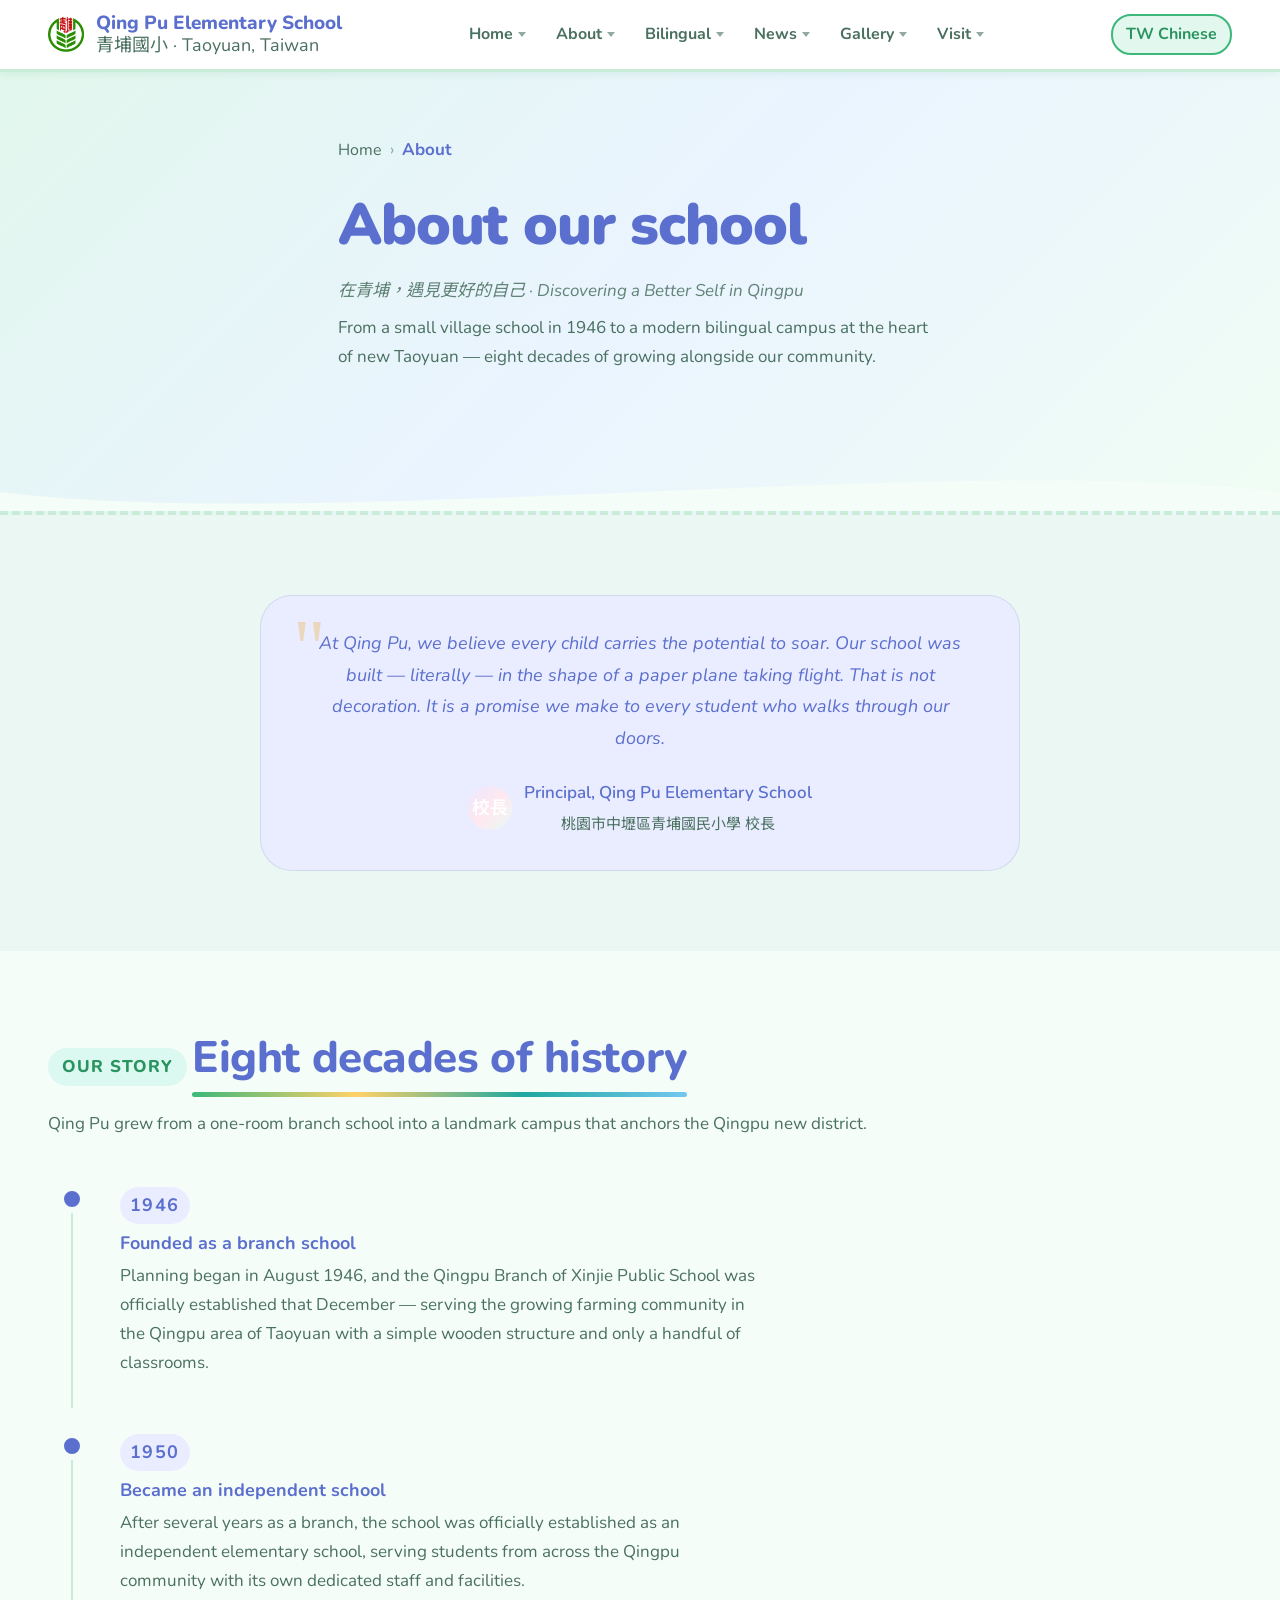
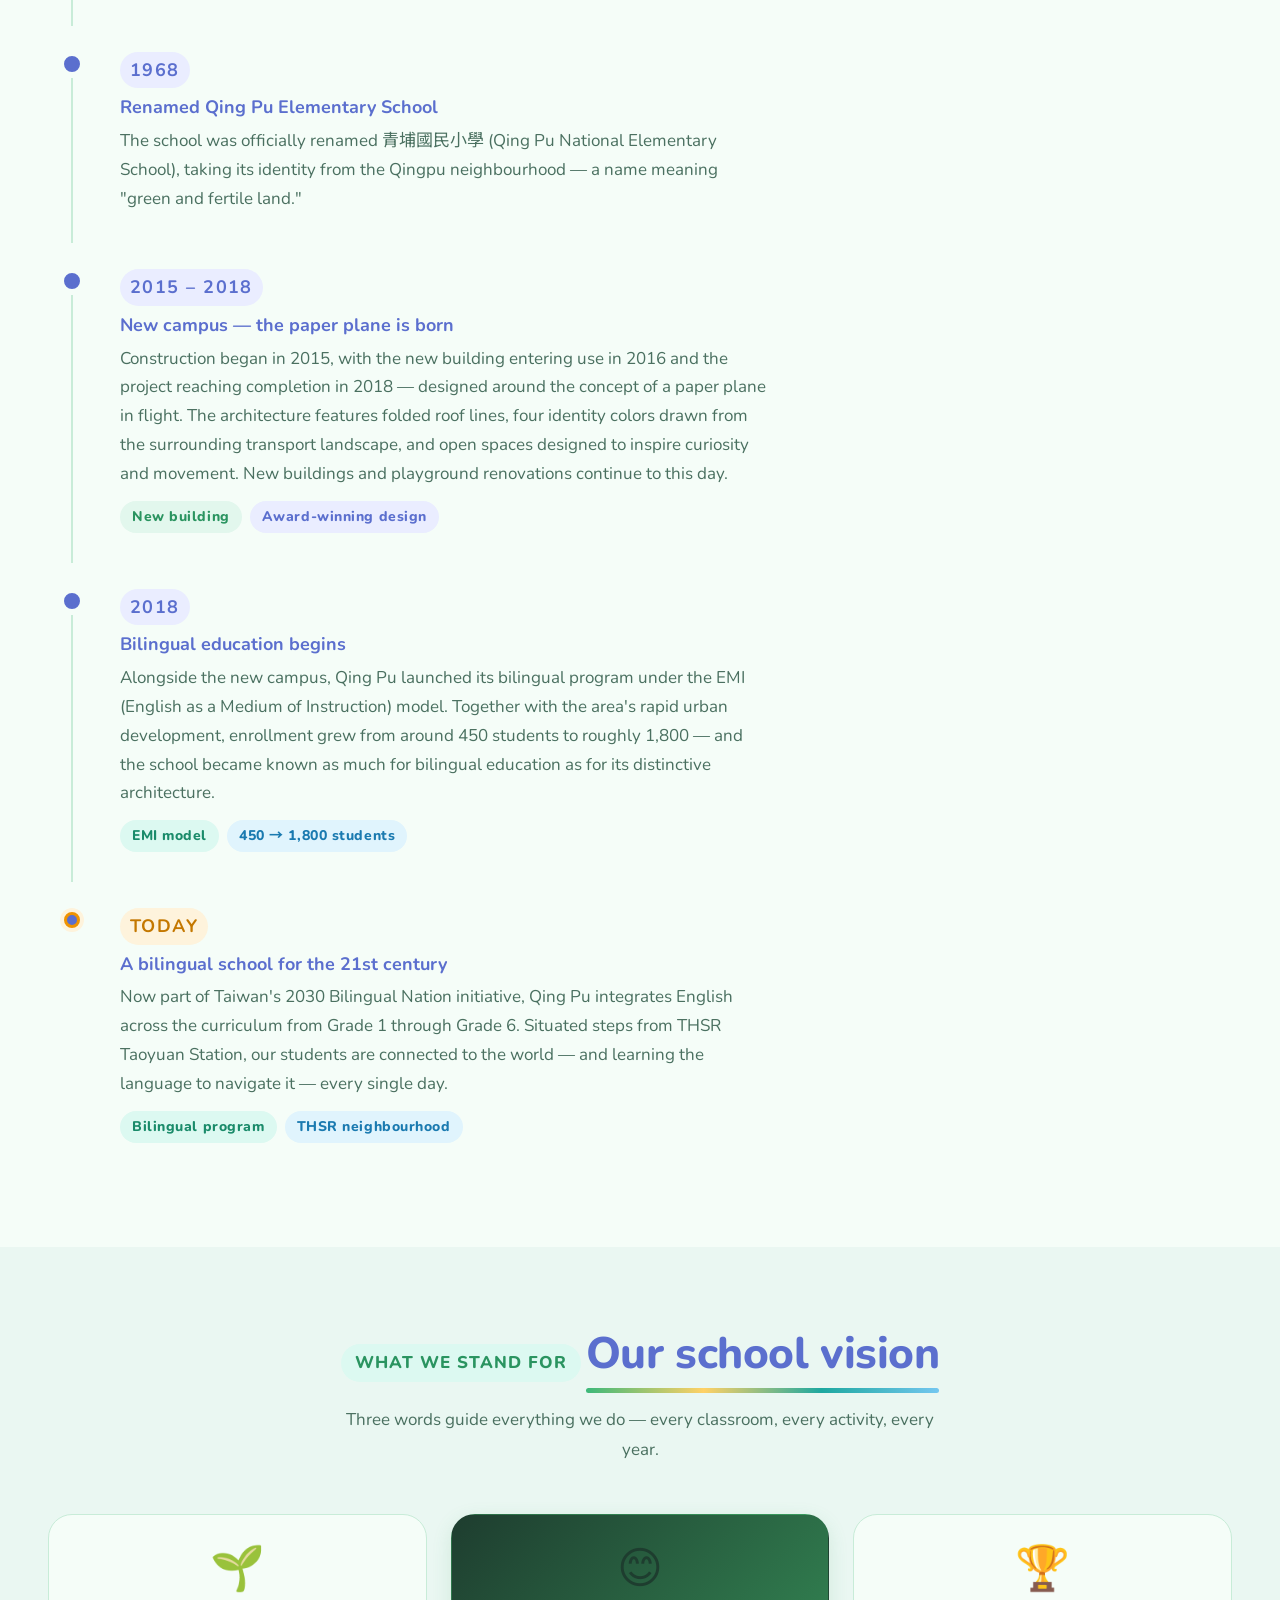
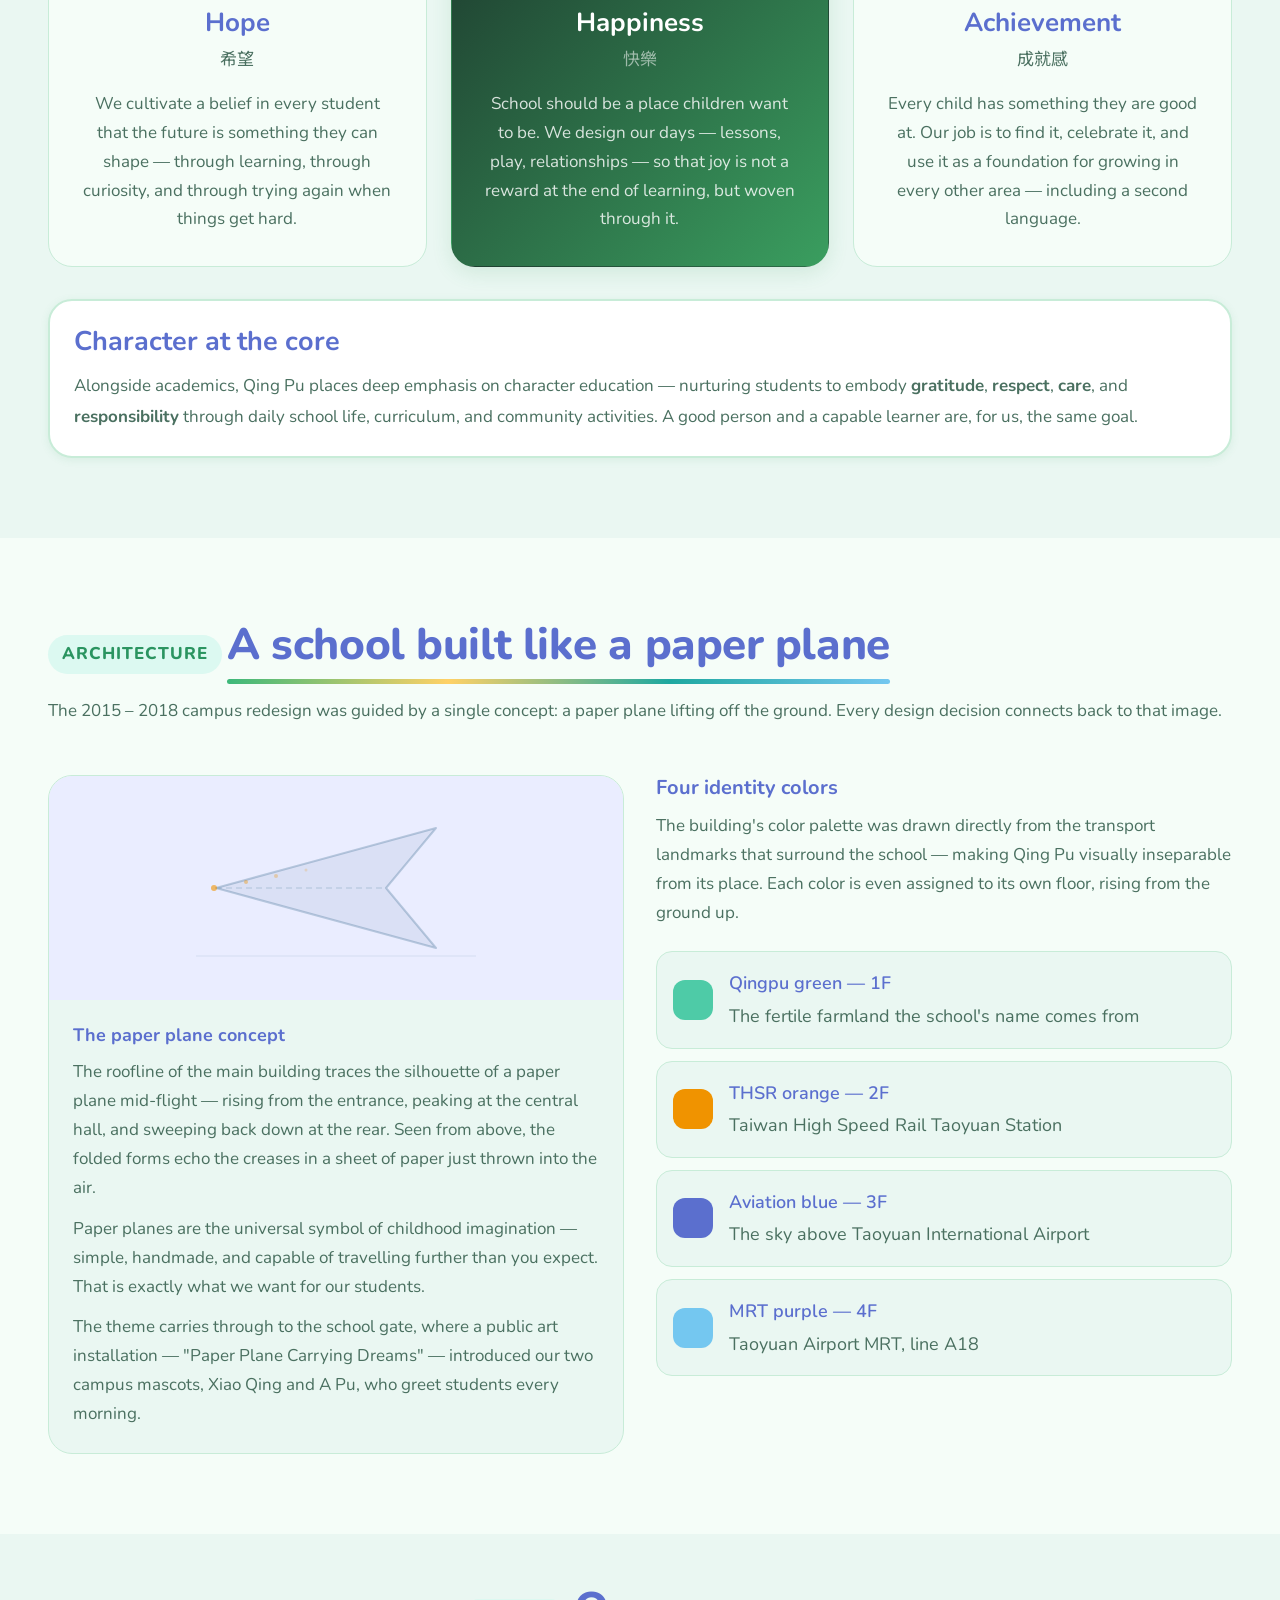
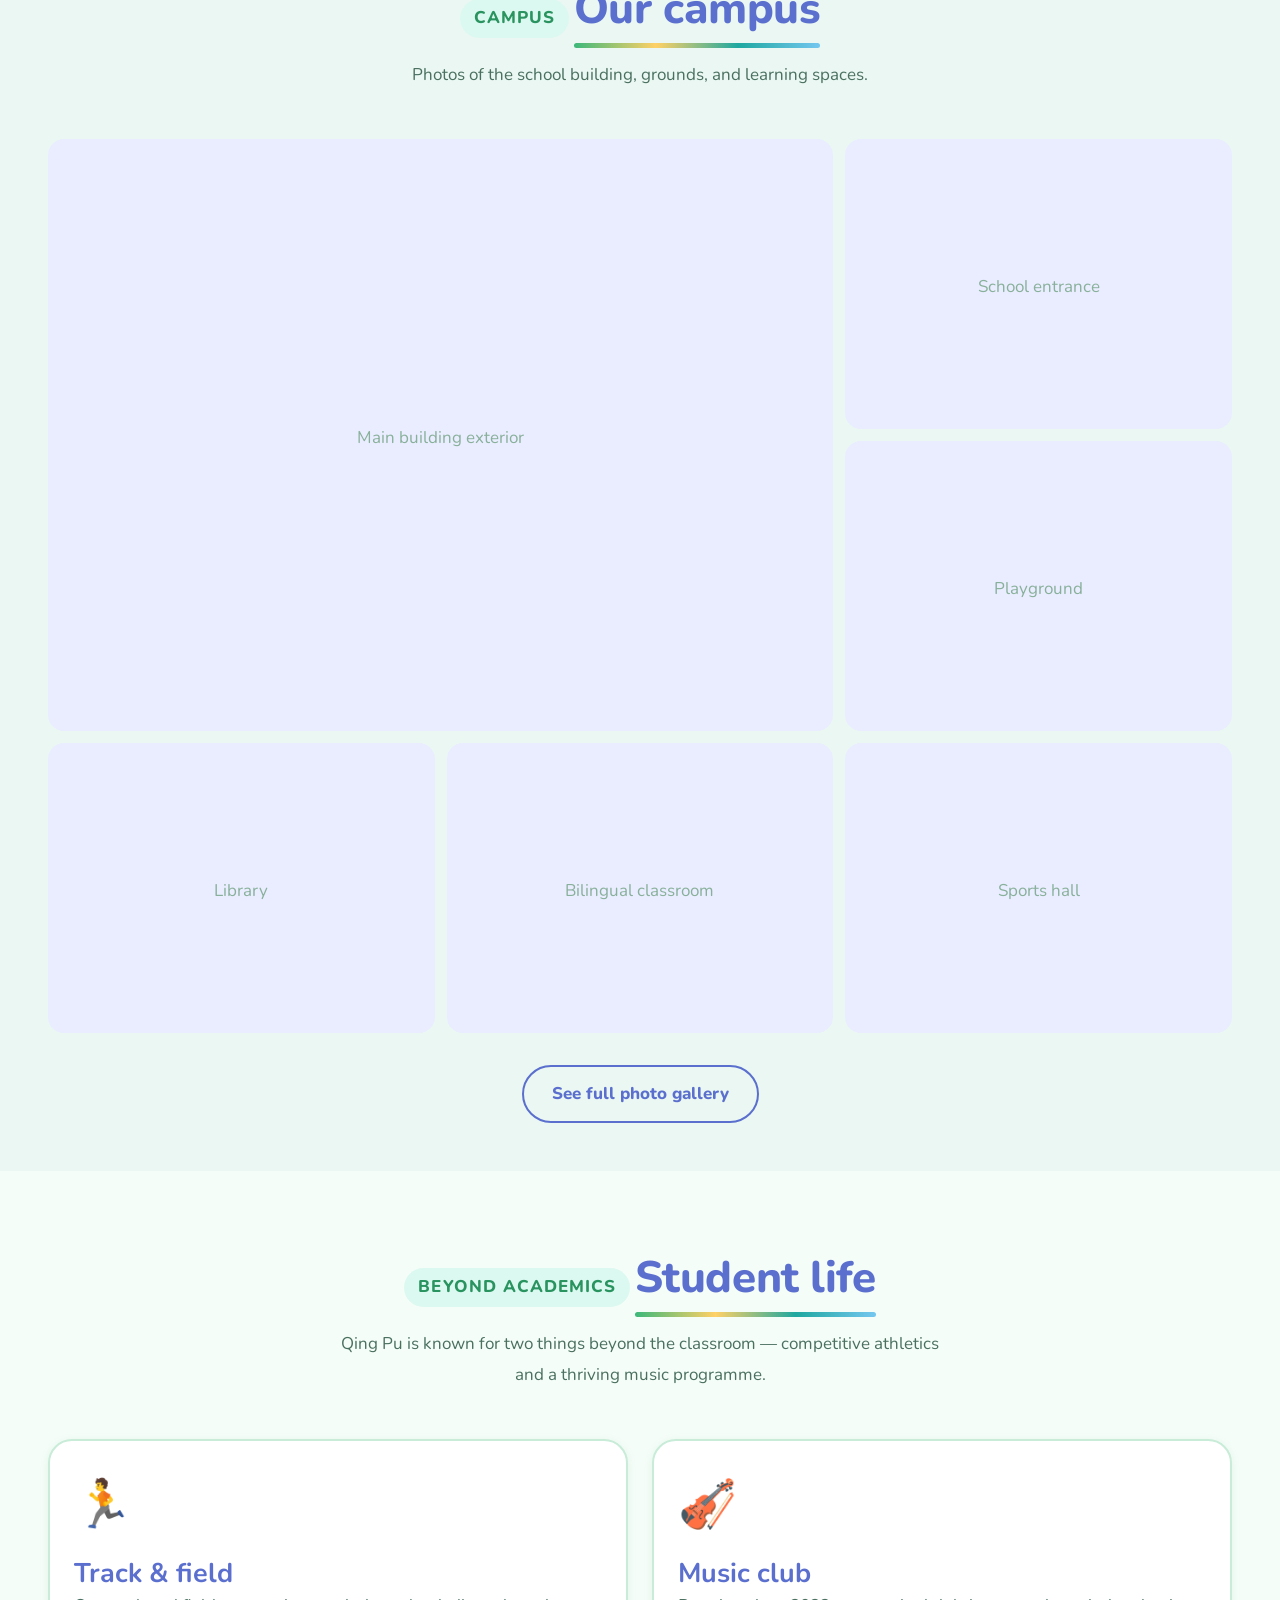
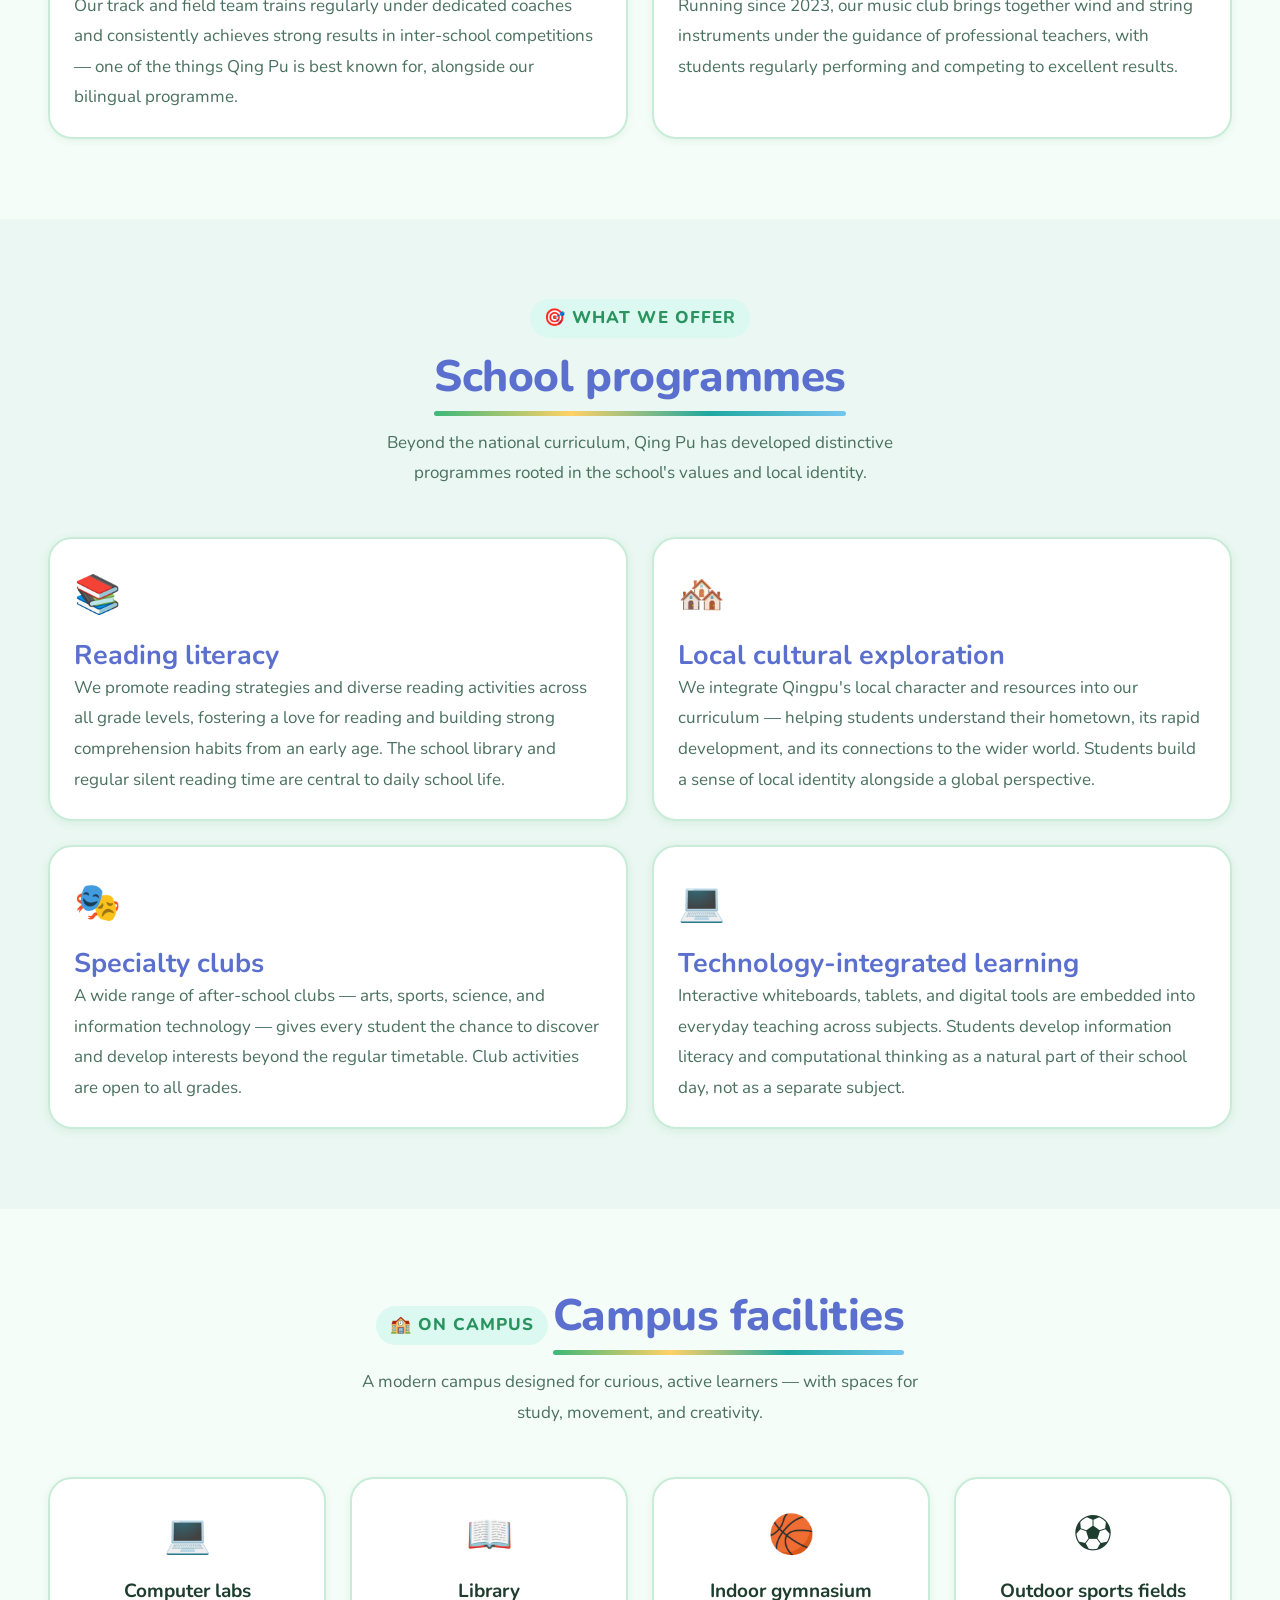
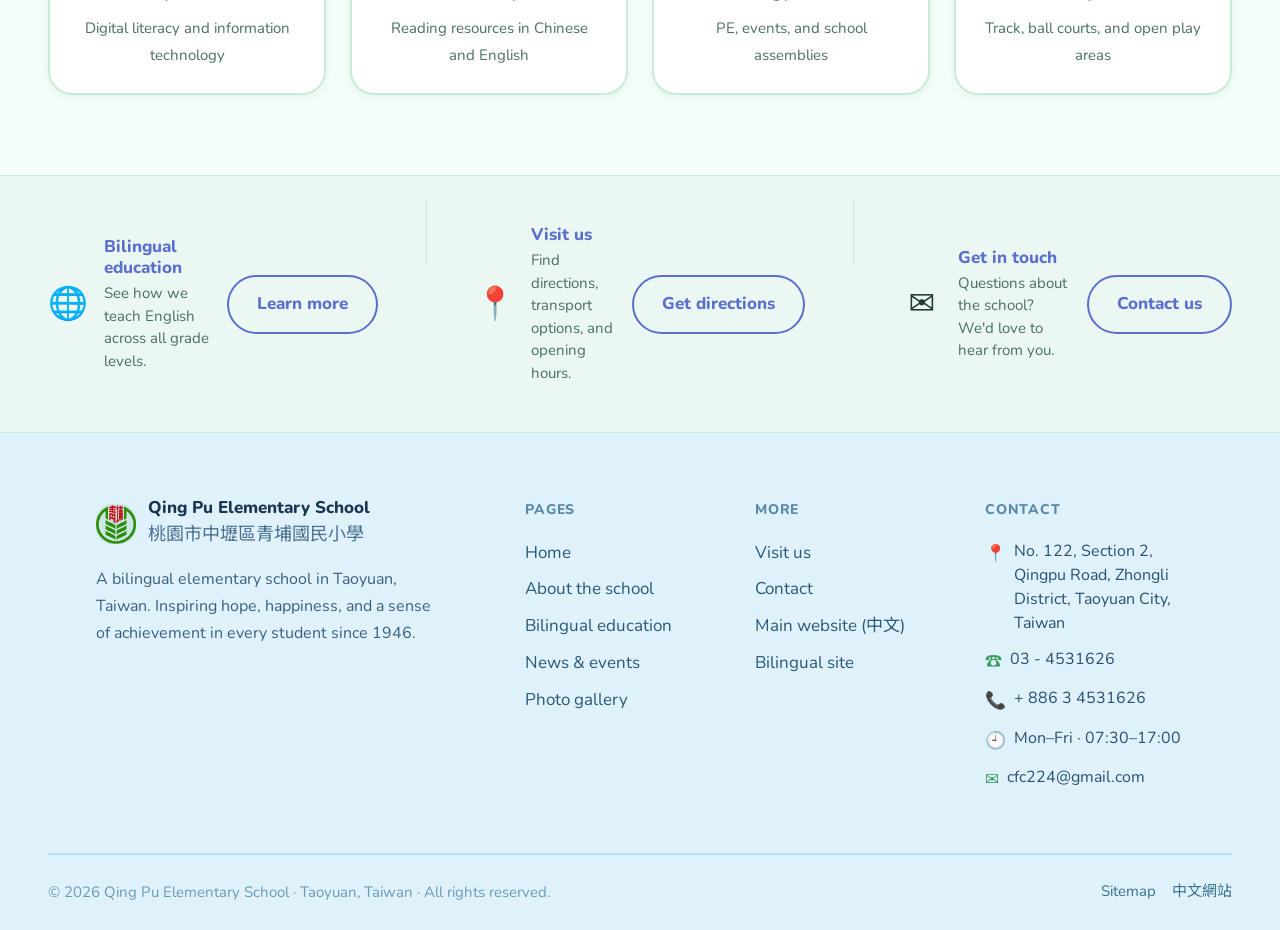
<file: about.html>
<!DOCTYPE html>
<html lang="en">
<head>
  <meta charset="UTF-8">
  <meta name="viewport" content="width=device-width, initial-scale=1.0">
  <meta name="description" content="About Qing Pu Elementary School — our history since 1946, school vision, building design, and principal's welcome.">
  <title>About — Qing Pu Elementary School</title>
  <link rel="stylesheet" href="css/style.css">
  <link rel="stylesheet" href="css/pages/about.css">
  <link rel="stylesheet" href="css/playful-theme.css">
</head>
<body>

  <a class="skip-link" href="#main">Skip to main content</a>

  <!-- ── NAVBAR ── -->
  <nav class="navbar" aria-label="Main navigation">
    <div class="container navbar__inner">
  
      <a href="index.html" class="navbar__logo" aria-label="Qing Pu Elementary School — home">
        <div class="navbar__logo-img" aria-hidden="true"><img src="images/History/logo.png" alt=""></div>
        <div class="navbar__logo-text">
          <span class="navbar__name">Qing Pu Elementary School</span>
          <span class="navbar__sub">青埔國小 · Taoyuan, Taiwan</span>
        </div>
      </a>
  
      <!-- Desktop nav with dropdowns — ALL items -->
      <ul class="navbar__links" role="list">
  
        <li class="has-dropdown">
          <button class="nav-dropdown-btn" aria-expanded="false" aria-haspopup="true">
            Home <span class="nav-caret" aria-hidden="true"></span>
          </button>
          <ul class="nav-dropdown" role="list">
            <li><a href="index.html">Home Page</a></li>
            <li><a href="index.html#honours-heading">Honours Board</a></li>
            <li><a href="index.html#news-heading">Latest News</a></li>
            <li><a href="index.html#calendar-heading">School Calendar</a></li>
            <li><a href="index.html#bilingual-heading">Bilingual Overview</a></li>
            <li><a href="index.html#nearby-heading">Our Neighbourhood</a></li>
          </ul>
        </li>
  
        <li class="has-dropdown">
          <button class="nav-dropdown-btn" aria-expanded="false" aria-haspopup="true">
            About <span class="nav-caret" aria-hidden="true"></span>
          </button>
          <ul class="nav-dropdown" role="list">
            <li><a href="about.html">School Overview</a></li>
            <li><a href="about.html#history">History &amp; Milestones</a></li>
            <li><a href="about.html#vision">Vision &amp; Values</a></li>
            <li><a href="about.html#student-life">Student Life</a></li>
          </ul>
        </li>
  
        <li class="has-dropdown">
          <button class="nav-dropdown-btn" aria-expanded="false" aria-haspopup="true">
            Bilingual <span class="nav-caret" aria-hidden="true"></span>
          </button>
          <ul class="nav-dropdown" role="list">
            <li><a href="curriculum.html">Programme Overview</a></li>
            <li><a href="curriculum.html#curriculum">Curriculum by Grade</a></li>
            <li><a href="curriculum.html#journal">English Journal</a></li>
            <li><a href="teachers.html">Bilingual Teachers</a></li>
          </ul>
        </li>
  
        <li class="has-dropdown">
          <button class="nav-dropdown-btn" aria-expanded="false" aria-haspopup="true">
            News <span class="nav-caret" aria-hidden="true"></span>
          </button>
          <ul class="nav-dropdown" role="list">
            <li><a href="news.html">All News &amp; Events</a></li>
            <li><a href="news.html?cat=event">Events</a></li>
            <li><a href="news.html?cat=award">Awards</a></li>
            <li><a href="news.html?cat=announcement">Announcements</a></li>
          </ul>
        </li>
  
        <li class="has-dropdown">
          <button class="nav-dropdown-btn" aria-expanded="false" aria-haspopup="true">
            Gallery <span class="nav-caret" aria-hidden="true"></span>
          </button>
          <ul class="nav-dropdown" role="list">
            <li><a href="gallery.html">Photo Gallery</a></li>
            <li><a href="gallery.html?cat=campus">Campus</a></li>
            <li><a href="gallery.html?cat=events">Events</a></li>
            <li><a href="gallery.html?cat=bilingual">Bilingual Activities</a></li>
            <li><a href="gallery-album.html">Albums</a></li>
          </ul>
        </li>
  
        <li class="has-dropdown">
          <button class="nav-dropdown-btn" aria-expanded="false" aria-haspopup="true">
            Visit <span class="nav-caret" aria-hidden="true"></span>
          </button>
          <ul class="nav-dropdown" role="list">
            <li><a href="visit.html">Getting Here</a></li>
            <li><a href="visit.html#transport">Transport Options</a></li>
            <li><a href="visit.html#nearby">Nearby Landmarks</a></li>
            <li><a href="contact.html">Contact Us</a></li>
          </ul>
        </li>
  
      </ul>
  
      <a href="https://www.cpps.tyc.edu.tw" target="_blank" rel="noopener" class="navbar__lang">TW Chinese</a>
  
      <button class="navbar__toggle" aria-label="Open navigation menu" aria-expanded="false" aria-controls="mobile-menu">
        <span></span><span></span><span></span>
      </button>
    </div>
  
    <!-- Mobile menu -->
    <div class="navbar__mobile" id="mobile-menu" role="navigation" aria-label="Mobile navigation">
      <a href="index.html">Home</a>
      <a href="about.html">About</a>
      <a href="curriculum.html">Curriculum</a>
      <a href="teachers.html">Bilingual Teachers</a>
      <a href="news.html">News</a>
      <a href="gallery.html">Gallery</a>
      <a href="visit.html">Visit Us</a>
      <a href="contact.html">Contact</a>
      <div class="navbar__mobile-lang">
        <a href="https://www.cpps.tyc.edu.tw" target="_blank" rel="noopener">View Chinese Website</a>
      </div>
    </div>
  </nav>

<main id="main">

    <!-- ============================================================
         PAGE HERO — compact, navy, with breadcrumb
         ============================================================ -->
    <section class="page-hero" aria-label="About the school">
      <div class="container page-hero__inner">
        <nav class="breadcrumb" aria-label="Breadcrumb">
          <a href="index.html">Home</a>
          <span aria-hidden="true">›</span>
          <span aria-current="page">About</span>
        </nav>
        <h1 class="page-hero__title">About our school</h1>
        <p class="page-hero__desc" style="font-style:italic; opacity:0.85; margin-bottom:var(--sp-2);">在青埔，遇見更好的自己 · Discovering a Better Self in Qingpu</p>
        <p class="page-hero__desc">
          From a small village school in 1946 to a modern bilingual campus at the heart of new Taoyuan —
          eight decades of growing alongside our community.
        </p>
      </div>

      <!-- Decorative wave divider -->
      <div class="page-hero__wave" aria-hidden="true">
        <svg viewBox="0 0 1440 60" preserveAspectRatio="none" xmlns="http://www.w3.org/2000/svg">
          <path d="M0,40 C360,80 1080,0 1440,40 L1440,60 L0,60 Z" fill="var(--bg)"/>
        </svg>
      </div>
    </section>


    <!-- ============================================================
         PRINCIPAL'S WELCOME
         ============================================================ -->
    <section class="section bg-white" aria-labelledby="principal-heading">
      <div class="container">
        <div class="welcome-block fade-in">
          <div class="welcome-block__quote-mark" aria-hidden="true">"</div>
          <blockquote class="welcome-block__quote">
            At Qing Pu, we believe every child carries the potential to soar.
            Our school was built — literally — in the shape of a paper plane taking flight.
            That is not decoration. It is a promise we make to every student
            who walks through our doors.
          </blockquote>
          <div class="welcome-block__author">
            <div class="welcome-block__avatar" aria-hidden="true">校長</div>
            <div>
              <p class="welcome-block__name">Principal, Qing Pu Elementary School</p>
              <p class="welcome-block__title text-sm text-muted">桃園市中壢區青埔國民小學 校長</p>
            </div>
          </div>
        </div>
      </div>
    </section>


    <!-- ============================================================
         SCHOOL HISTORY TIMELINE
         ============================================================ -->
    <section class="section" aria-labelledby="history-heading">
      <div class="container">
        <div class="section-header">
          <p class="eyebrow">Our story</p>
          <h2 id="history-heading">Eight decades of history</h2>
          <p>Qing Pu grew from a one-room branch school into a landmark campus that anchors the Qingpu new district.</p>
        </div>

        <div class="timeline" role="list">

          <div class="timeline__item fade-in" role="listitem">
            <div class="timeline__marker">
              <div class="timeline__dot"></div>
              <div class="timeline__line"></div>
            </div>
            <div class="timeline__content">
              <div class="timeline__year">1946</div>
              <h3 class="timeline__title">Founded as a branch school</h3>
              <p class="timeline__desc">
                Planning began in August 1946, and the Qingpu Branch of Xinjie Public School
                was officially established that December — serving the growing farming
                community in the Qingpu area of Taoyuan with a simple wooden structure and
                only a handful of classrooms.
              </p>
            </div>
          </div>

          <div class="timeline__item fade-in" role="listitem">
            <div class="timeline__marker">
              <div class="timeline__dot"></div>
              <div class="timeline__line"></div>
            </div>
            <div class="timeline__content">
              <div class="timeline__year">1950</div>
              <h3 class="timeline__title">Became an independent school</h3>
              <p class="timeline__desc">
                After several years as a branch, the school was officially established as
                an independent elementary school, serving students from across the Qingpu
                community with its own dedicated staff and facilities.
              </p>
            </div>
          </div>

          <div class="timeline__item fade-in" role="listitem">
            <div class="timeline__marker">
              <div class="timeline__dot"></div>
              <div class="timeline__line"></div>
            </div>
            <div class="timeline__content">
              <div class="timeline__year">1968</div>
              <h3 class="timeline__title">Renamed Qing Pu Elementary School</h3>
              <p class="timeline__desc">
                The school was officially renamed 青埔國民小學 (Qing Pu National Elementary School),
                taking its identity from the Qingpu neighbourhood — a name meaning
                "green and fertile land."
              </p>
            </div>
          </div>

          <div class="timeline__item fade-in" role="listitem">
            <div class="timeline__marker">
              <div class="timeline__dot"></div>
              <div class="timeline__line"></div>
            </div>
            <div class="timeline__content">
              <div class="timeline__year">2015 – 2018</div>
              <h3 class="timeline__title">New campus — the paper plane is born</h3>
              <p class="timeline__desc">
                Construction began in 2015, with the new building entering use in 2016 and
                the project reaching completion in 2018 — designed around the concept of a
                paper plane in flight. The architecture features folded roof lines, four
                identity colors drawn from the surrounding transport landscape, and open
                spaces designed to inspire curiosity and movement. New buildings and
                playground renovations continue to this day.
              </p>
              <div class="timeline__tags">
                <span class="badge badge-orange">New building</span>
                <span class="badge badge-navy">Award-winning design</span>
              </div>
            </div>
          </div>

          <div class="timeline__item fade-in" role="listitem">
            <div class="timeline__marker">
              <div class="timeline__dot"></div>
              <div class="timeline__line"></div>
            </div>
            <div class="timeline__content">
              <div class="timeline__year">2018</div>
              <h3 class="timeline__title">Bilingual education begins</h3>
              <p class="timeline__desc">
                Alongside the new campus, Qing Pu launched its bilingual program under the
                EMI (English as a Medium of Instruction) model. Together with the area's
                rapid urban development, enrollment grew from around 450 students to roughly
                1,800 — and the school became known as much for bilingual education as for
                its distinctive architecture.
              </p>
              <div class="timeline__tags">
                <span class="badge badge-green">EMI model</span>
                <span class="badge badge-purple">450 → 1,800 students</span>
              </div>
            </div>
          </div>

          <div class="timeline__item fade-in" role="listitem">
            <div class="timeline__marker">
              <div class="timeline__dot timeline__dot--current"></div>
            </div>
            <div class="timeline__content">
              <div class="timeline__year timeline__year--current">Today</div>
              <h3 class="timeline__title">A bilingual school for the 21st century</h3>
              <p class="timeline__desc">
                Now part of Taiwan's 2030 Bilingual Nation initiative, Qing Pu integrates English
                across the curriculum from Grade 1 through Grade 6. Situated steps from THSR
                Taoyuan Station, our students are connected to the world — and learning the
                language to navigate it — every single day.
              </p>
              <div class="timeline__tags">
                <span class="badge badge-green">Bilingual program</span>
                <span class="badge badge-purple">THSR neighbourhood</span>
              </div>
            </div>
          </div>

        </div>
      </div>
    </section>


    <!-- ============================================================
         VISION — THREE PILLARS
         ============================================================ -->
    <section class="section bg-white" aria-labelledby="vision-heading">
      <div class="container">
        <div class="section-header centered">
          <p class="eyebrow">What we stand for</p>
          <h2 id="vision-heading">Our school vision</h2>
          <p>Three words guide everything we do — every classroom, every activity, every year.</p>
        </div>

        <div class="pillars-grid">

          <div class="pillar-card fade-in">
            <div class="pillar-card__icon" aria-hidden="true">🌱</div>
            <h3 class="pillar-card__word">Hope</h3>
            <p class="pillar-card__zh">希望</p>
            <p class="pillar-card__desc">
              We cultivate a belief in every student that the future is something they can
              shape — through learning, through curiosity, and through trying again when
              things get hard.
            </p>
          </div>

          <div class="pillar-card pillar-card--center fade-in">
            <div class="pillar-card__icon" aria-hidden="true">😊</div>
            <h3 class="pillar-card__word">Happiness</h3>
            <p class="pillar-card__zh">快樂</p>
            <p class="pillar-card__desc">
              School should be a place children want to be. We design our days — lessons,
              play, relationships — so that joy is not a reward at the end of learning,
              but woven through it.
            </p>
          </div>

          <div class="pillar-card fade-in">
            <div class="pillar-card__icon" aria-hidden="true">🏆</div>
            <h3 class="pillar-card__word">Achievement</h3>
            <p class="pillar-card__zh">成就感</p>
            <p class="pillar-card__desc">
              Every child has something they are good at. Our job is to find it, celebrate it,
              and use it as a foundation for growing in every other area — including a
              second language.
            </p>
          </div>

        </div>

        <div class="card fade-in" style="margin-top:var(--sp-6);">
          <div class="card-body">
            <h3 style="margin-bottom:var(--sp-3);">Character at the core</h3>
            <p>
              Alongside academics, Qing Pu places deep emphasis on character education — nurturing
              students to embody <strong>gratitude</strong>, <strong>respect</strong>,
              <strong>care</strong>, and <strong>responsibility</strong> through daily school life,
              curriculum, and community activities. A good person and a capable learner are, for us,
              the same goal.
            </p>
          </div>
        </div>
      </div>
    </section>
    <section class="section" aria-labelledby="building-heading">
      <div class="container">
        <div class="section-header">
          <p class="eyebrow">Architecture</p>
          <h2 id="building-heading">A school built like a paper plane</h2>
          <p>
            The 2015 – 2018 campus redesign was guided by a single concept: a paper plane
            lifting off the ground. Every design decision connects back to that image.
          </p>
        </div>

        <div class="building-layout">

          <!-- Main concept card -->
          <div class="building-concept fade-in">
            <div class="building-concept__visual" aria-hidden="true">
              <svg viewBox="0 0 280 160" fill="none" xmlns="http://www.w3.org/2000/svg" aria-hidden="true">
                <!-- Paper plane silhouette -->
                <path d="M20 80 L240 20 L190 80 L240 140 Z"
                      fill="rgba(26,79,122,0.08)"
                      stroke="rgba(26,79,122,0.25)"
                      stroke-width="2"
                      stroke-linejoin="round"/>
                <path d="M20 80 L190 80"
                      stroke="rgba(26,79,122,0.15)"
                      stroke-width="1.5"
                      stroke-dasharray="6 4"/>
                <!-- Ground line -->
                <line x1="0" y1="148" x2="280" y2="148"
                      stroke="rgba(26,79,122,0.1)"
                      stroke-width="1"/>
                <!-- Flight trail dots -->
                <circle cx="18"  cy="80" r="3" fill="var(--orange)" opacity="0.6"/>
                <circle cx="50"  cy="74" r="2" fill="var(--orange)" opacity="0.4"/>
                <circle cx="80"  cy="68" r="2" fill="var(--orange)" opacity="0.3"/>
                <circle cx="110" cy="62" r="1.5" fill="var(--orange)" opacity="0.2"/>
              </svg>
            </div>
            <div class="building-concept__text">
              <h3>The paper plane concept</h3>
              <p>
                The roofline of the main building traces the silhouette of a paper plane mid-flight —
                rising from the entrance, peaking at the central hall, and sweeping back down at
                the rear. Seen from above, the folded forms echo the creases in a sheet of paper
                just thrown into the air.
              </p>
              <p>
                Paper planes are the universal symbol of childhood imagination — simple, handmade,
                and capable of travelling further than you expect. That is exactly what we want
                for our students.
              </p>
              <p>
                The theme carries through to the school gate, where a public art installation —
                "Paper Plane Carrying Dreams" — introduced our two campus mascots, Xiao Qing and
                A Pu, who greet students every morning.
              </p>
            </div>
          </div>

          <!-- Four colors -->
          <div class="building-colors fade-in">
            <h3 class="building-colors__title">Four identity colors</h3>
            <p class="building-colors__intro">
              The building's color palette was drawn directly from the transport landmarks
              that surround the school — making Qing Pu visually inseparable from its place.
              Each color is even assigned to its own floor, rising from the ground up.
            </p>
            <div class="color-identity-grid">
              <div class="color-identity-card">
                <div class="color-identity-swatch" style="background: var(--green);"></div>
                <div class="color-identity-info">
                  <strong>Qingpu green — 1F</strong>
                  <span>The fertile farmland the school's name comes from</span>
                </div>
              </div>
              <div class="color-identity-card">
                <div class="color-identity-swatch" style="background: var(--orange);"></div>
                <div class="color-identity-info">
                  <strong>THSR orange — 2F</strong>
                  <span>Taiwan High Speed Rail Taoyuan Station</span>
                </div>
              </div>
              <div class="color-identity-card">
                <div class="color-identity-swatch" style="background: var(--navy);"></div>
                <div class="color-identity-info">
                  <strong>Aviation blue — 3F</strong>
                  <span>The sky above Taoyuan International Airport</span>
                </div>
              </div>
              <div class="color-identity-card">
                <div class="color-identity-swatch" style="background: var(--purple);"></div>
                <div class="color-identity-info">
                  <strong>MRT purple — 4F</strong>
                  <span>Taoyuan Airport MRT, line A18</span>
                </div>
              </div>
            </div>
          </div>

        </div>
      </div>
    </section>


    <!-- ============================================================
         CAMPUS PHOTOS GRID
         ============================================================ -->
    <section class="section-sm bg-white" aria-labelledby="campus-heading">
      <div class="container">
        <div class="section-header centered">
          <p class="eyebrow">Campus</p>
          <h2 id="campus-heading">Our campus</h2>
          <p>Photos of the school building, grounds, and learning spaces.</p>
        </div>

        <!-- Photo grid — replace .campus-photo divs with real <img> tags -->
        <div class="campus-grid" role="list">
          <div class="campus-photo campus-photo--large" role="listitem" aria-label="Main building exterior">
            <div class="campus-photo__placeholder" aria-hidden="true">
              <span></span>
              <p>Main building exterior</p>
            </div>
          </div>
          <div class="campus-photo" role="listitem" aria-label="Campus entrance">
            <div class="campus-photo__placeholder" aria-hidden="true">
              <span></span>
              <p>School entrance</p>
            </div>
          </div>
          <div class="campus-photo" role="listitem" aria-label="Playground">
            <div class="campus-photo__placeholder" aria-hidden="true">
              <span></span>
              <p>Playground</p>
            </div>
          </div>
          <div class="campus-photo" role="listitem" aria-label="Library">
            <div class="campus-photo__placeholder" aria-hidden="true">
              <span></span>
              <p>Library</p>
            </div>
          </div>
          <div class="campus-photo" role="listitem" aria-label="Classroom">
            <div class="campus-photo__placeholder" aria-hidden="true">
              <span></span>
              <p>Bilingual classroom</p>
            </div>
          </div>
          <div class="campus-photo" role="listitem" aria-label="Gymnasium">
            <div class="campus-photo__placeholder" aria-hidden="true">
              <span></span>
              <p>Sports hall</p>
            </div>
          </div>
        </div>

        <!-- How to replace placeholders — comment for the developer -->
        <!--
          To replace a placeholder with a real photo:
          Change:
            <div class="campus-photo" ...>
              <div class="campus-photo__placeholder">...</div>
            </div>
          To:
            <div class="campus-photo" ...>
              <img src="images/campus/main-building.jpg" alt="Main building exterior" class="campus-photo__img">
            </div>
        -->

        <div class="text-center mt-6">
          <a href="gallery.html" class="btn btn-outline">See full photo gallery</a>
        </div>
      </div>
    </section>


    <!-- ============================================================
         STUDENT LIFE — ATHLETICS & MUSIC
         ============================================================ -->
    <section class="section" id="student-life" aria-labelledby="studentlife-heading">
      <div class="container">
        <div class="section-header centered">
          <p class="eyebrow">Beyond academics</p>
          <h2 id="studentlife-heading">Student life</h2>
          <p>Qing Pu is known for two things beyond the classroom — competitive athletics and a thriving music programme.</p>
        </div>

        <div class="grid-2">
          <div class="card fade-in">
            <div class="card-body">
              <div style="font-size:2.5rem; margin-bottom:var(--sp-3);" aria-hidden="true">🏃</div>
              <h3>Track &amp; field</h3>
              <p>
                Our track and field team trains regularly under dedicated coaches and
                consistently achieves strong results in inter-school competitions —
                one of the things Qing Pu is best known for, alongside our bilingual
                programme.
              </p>
            </div>
          </div>

          <div class="card fade-in">
            <div class="card-body">
              <div style="font-size:2.5rem; margin-bottom:var(--sp-3);" aria-hidden="true">🎻</div>
              <h3>Music club</h3>
              <p>
                Running since 2023, our music club brings together wind and string
                instruments under the guidance of professional teachers, with students
                regularly performing and competing to excellent results.
              </p>
            </div>
          </div>
        </div>
      </div>
    </section>


    <!-- ============================================================
         SCHOOL PROGRAMMES
         ============================================================ -->
    <section class="section bg-white" aria-labelledby="programmes-heading">
      <div class="container">
        <div class="section-header centered">
          <p class="eyebrow">🎯 What we offer</p>
          <h2 id="programmes-heading">School programmes</h2>
          <p>Beyond the national curriculum, Qing Pu has developed distinctive programmes rooted in the school's values and local identity.</p>
        </div>

        <div class="grid-2">
          <div class="card fade-in">
            <div class="card-body">
              <div style="font-size:2rem; margin-bottom:var(--sp-3);" aria-hidden="true">📚</div>
              <h3>Reading literacy</h3>
              <p>
                We promote reading strategies and diverse reading activities across all grade levels,
                fostering a love for reading and building strong comprehension habits from an early age.
                The school library and regular silent reading time are central to daily school life.
              </p>
            </div>
          </div>

          <div class="card fade-in">
            <div class="card-body">
              <div style="font-size:2rem; margin-bottom:var(--sp-3);" aria-hidden="true">🏘️</div>
              <h3>Local cultural exploration</h3>
              <p>
                We integrate Qingpu's local character and resources into our curriculum — helping
                students understand their hometown, its rapid development, and its connections to the
                wider world. Students build a sense of local identity alongside a global perspective.
              </p>
            </div>
          </div>

          <div class="card fade-in">
            <div class="card-body">
              <div style="font-size:2rem; margin-bottom:var(--sp-3);" aria-hidden="true">🎭</div>
              <h3>Specialty clubs</h3>
              <p>
                A wide range of after-school clubs — arts, sports, science, and information
                technology — gives every student the chance to discover and develop interests beyond
                the regular timetable. Club activities are open to all grades.
              </p>
            </div>
          </div>

          <div class="card fade-in">
            <div class="card-body">
              <div style="font-size:2rem; margin-bottom:var(--sp-3);" aria-hidden="true">💻</div>
              <h3>Technology-integrated learning</h3>
              <p>
                Interactive whiteboards, tablets, and digital tools are embedded into everyday
                teaching across subjects. Students develop information literacy and computational
                thinking as a natural part of their school day, not as a separate subject.
              </p>
            </div>
          </div>
        </div>
      </div>
    </section>


    <!-- ============================================================
         CAMPUS FACILITIES
         ============================================================ -->
    <section class="section" aria-labelledby="facilities-heading">
      <div class="container">
        <div class="section-header centered">
          <p class="eyebrow">🏫 On campus</p>
          <h2 id="facilities-heading">Campus facilities</h2>
          <p>A modern campus designed for curious, active learners — with spaces for study, movement, and creativity.</p>
        </div>

        <div class="grid-4">
          <div class="card fade-in">
            <div class="card-body" style="text-align:center;">
              <div style="font-size:2rem; margin-bottom:var(--sp-2);" aria-hidden="true">💻</div>
              <strong>Computer labs</strong>
              <p class="text-sm text-muted" style="margin-top:var(--sp-2);">Digital literacy and information technology</p>
            </div>
          </div>
          <div class="card fade-in">
            <div class="card-body" style="text-align:center;">
              <div style="font-size:2rem; margin-bottom:var(--sp-2);" aria-hidden="true">📖</div>
              <strong>Library</strong>
              <p class="text-sm text-muted" style="margin-top:var(--sp-2);">Reading resources in Chinese and English</p>
            </div>
          </div>
          <div class="card fade-in">
            <div class="card-body" style="text-align:center;">
              <div style="font-size:2rem; margin-bottom:var(--sp-2);" aria-hidden="true">🏀</div>
              <strong>Indoor gymnasium</strong>
              <p class="text-sm text-muted" style="margin-top:var(--sp-2);">PE, events, and school assemblies</p>
            </div>
          </div>
          <div class="card fade-in">
            <div class="card-body" style="text-align:center;">
              <div style="font-size:2rem; margin-bottom:var(--sp-2);" aria-hidden="true">⚽</div>
              <strong>Outdoor sports fields</strong>
              <p class="text-sm text-muted" style="margin-top:var(--sp-2);">Track, ball courts, and open play areas</p>
            </div>
          </div>
        </div>
      </div>
    </section>


    <!-- ============================================================
         CTA STRIP — lead to next pages
         ============================================================ -->
    <section class="cta-strip" aria-label="Explore more">
      <div class="container cta-strip__inner">
        <div class="cta-strip__item fade-in">
          <div class="cta-strip__icon" aria-hidden="true">🌐</div>
          <div>
            <h4>Bilingual education</h4>
            <p>See how we teach English across all grade levels.</p>
          </div>
          <a href="bilingual.html" class="btn btn-outline">Learn more</a>
        </div>
        <div class="cta-strip__divider" aria-hidden="true"></div>
        <div class="cta-strip__item fade-in">
          <div class="cta-strip__icon" aria-hidden="true">📍</div>
          <div>
            <h4>Visit us</h4>
            <p>Find directions, transport options, and opening hours.</p>
          </div>
          <a href="visit.html" class="btn btn-outline">Get directions</a>
        </div>
        <div class="cta-strip__divider" aria-hidden="true"></div>
        <div class="cta-strip__item fade-in">
          <div class="cta-strip__icon" aria-hidden="true">✉️</div>
          <div>
            <h4>Get in touch</h4>
            <p>Questions about the school? We'd love to hear from you.</p>
          </div>
          <a href="contact.html" class="btn btn-outline">Contact us</a>
        </div>
      </div>
    </section>

  </main>


  <!-- ── FOOTER (identical on every page) ── -->
  <footer class="footer" role="contentinfo">
    <div class="container">
      <div class="footer__grid">
        <div class="footer__brand">
          <div class="footer__logo">
            <div class="footer__logo-box" aria-hidden="true"><img src="images/History/logo.png" alt=""></div>
            <div>
              <div class="footer__school-name">Qing Pu Elementary School</div>
              <div class="footer__school-zh">桃園市中壢區青埔國民小學</div>
            </div>
          </div>
          <p class="footer__desc">
            A bilingual elementary school in Taoyuan, Taiwan.
            Inspiring hope, happiness, and a sense of achievement
            in every student since 1946.
          </p>
        </div>
        <div>
          <p class="footer__col-title">Pages</p>
          <ul class="footer__links">
            <li><a href="index.html">Home</a></li>
            <li><a href="about.html">About the school</a></li>
            <li><a href="bilingual.html">Bilingual education</a></li>
            <li><a href="news.html">News & events</a></li>
            <li><a href="gallery.html">Photo gallery</a></li>
          </ul>
        </div>
        <div>
          <p class="footer__col-title">More</p>
          <ul class="footer__links">
            <li><a href="visit.html">Visit us</a></li>
            <li><a href="contact.html">Contact</a></li>
            <li><a href="https://www.cpps.tyc.edu.tw" target="_blank" rel="noopener">Main website (中文)</a></li>
            <li><a href="http://163.30.130.236/bilingual/index.php" target="_blank" rel="noopener">Bilingual site</a></li>
          </ul>
        </div>
        <div>
          <p class="footer__col-title">Contact</p>
          <div class="footer__contact-item">
            <span class="footer__contact-icon" aria-hidden="true">📍</span>
            <span>No. 122, Section 2, Qingpu Road, Zhongli District, Taoyuan City, Taiwan</span>
          </div>
          <div class="footer__contact-item">
            <span class="footer__contact-icon" aria-hidden="true">☎️</span>
            <span>03 - 4531626</span>
          </div>
          <div class="footer__contact-item">
            <span class="footer__contact-icon" aria-hidden="true">📞</span>
            <span>+ 886 3 4531626</span>
          </div>
          <div class="footer__contact-item">
            <span class="footer__contact-icon" aria-hidden="true">🕘</span>
            <span>Mon–Fri · 07:30–17:00</span>
          </div>
          <div class="footer__contact-item">
            <span class="footer__contact-icon" aria-hidden="true">✉️</span>
            <span>cfc224@gmail.com</span>
          </div>
        </div>
      </div>
      <div class="footer__bottom">
        <p class="footer__copy">© 2026 Qing Pu Elementary School · Taoyuan, Taiwan · All rights reserved.</p>
        <div class="footer__bottom-links">
          <a href="#">Sitemap</a>
          <a href="https://www.cpps.tyc.edu.tw" target="_blank" rel="noopener">中文網站</a>
        </div>
      </div>
    </div>
  </footer>

  <script src="js/main.js"></script>

</body>
</html>
</file>
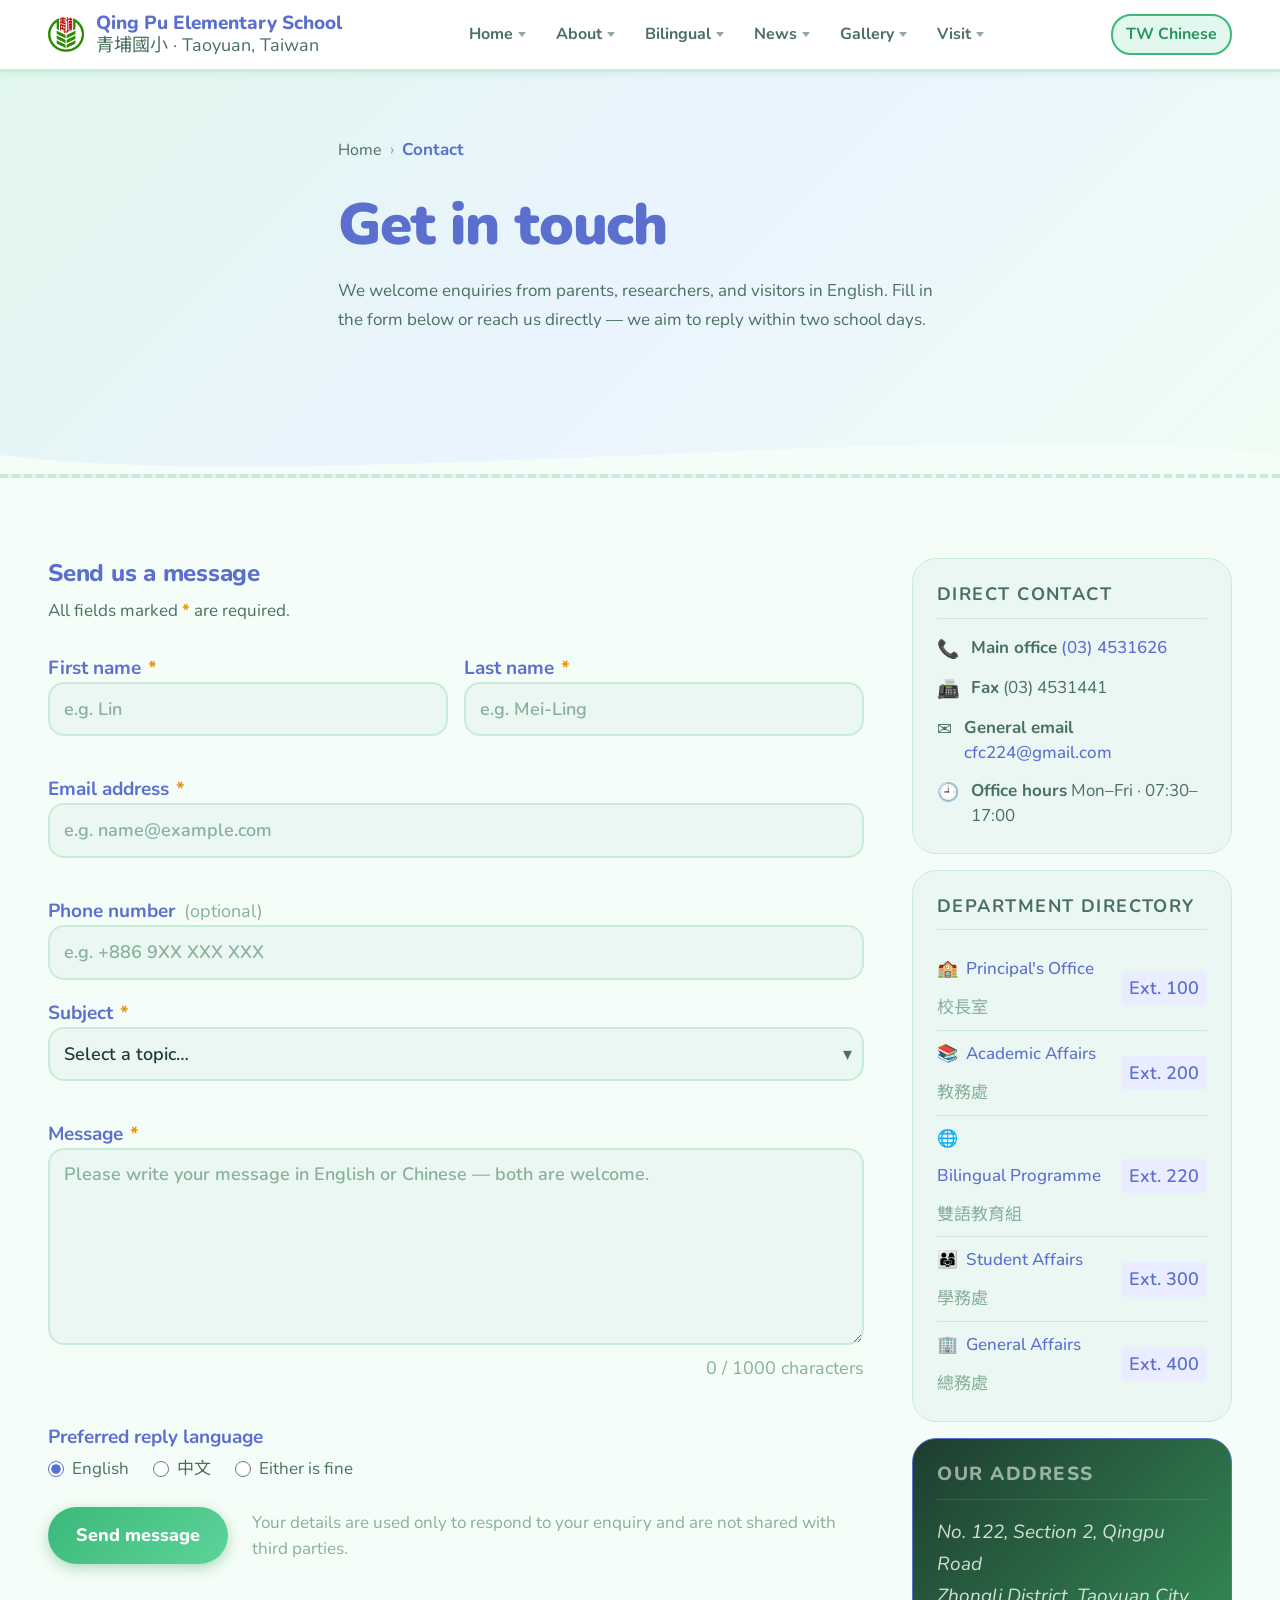
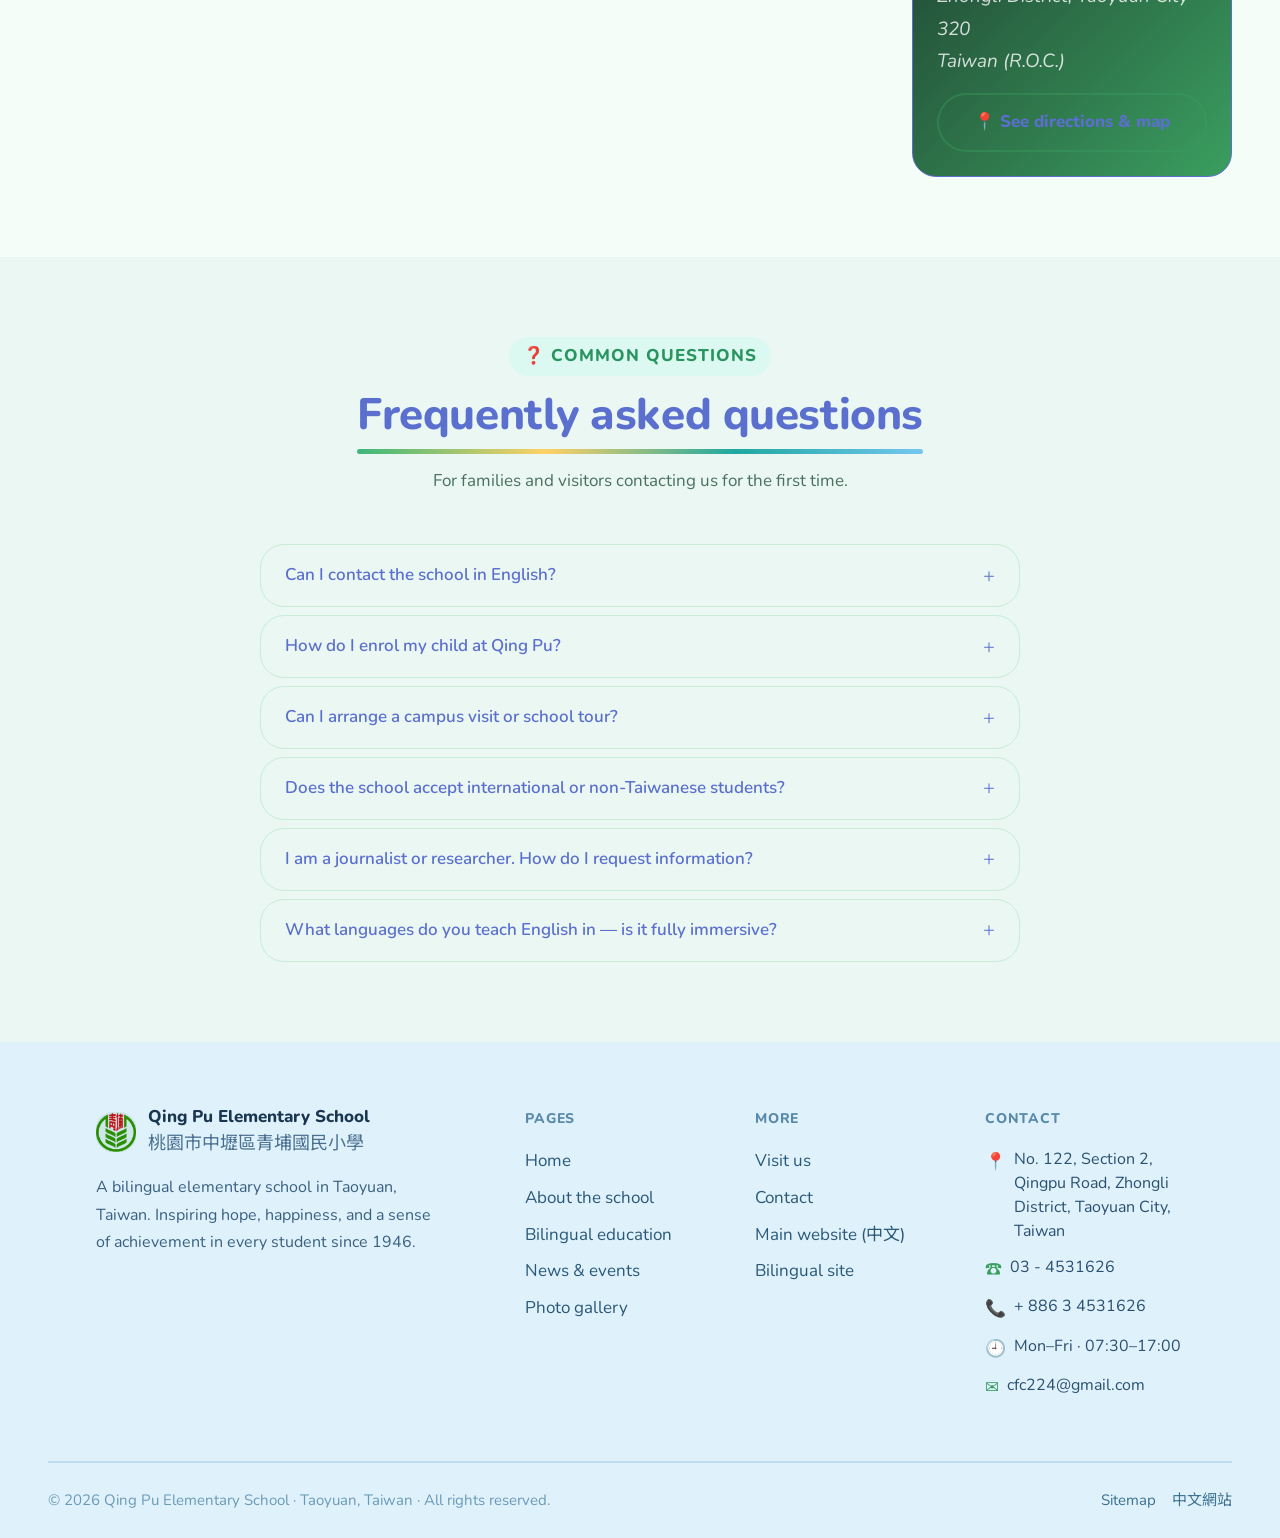
<file: contact.html>
<!DOCTYPE html>
<html lang="en">
<head>
  <meta charset="UTF-8">
  <meta name="viewport" content="width=device-width, initial-scale=1.0">
  <meta name="description" content="Contact Qing Pu Elementary School — send us a message in English, find department contacts, and read our FAQ for visiting families.">
  <title>Contact — Qing Pu Elementary School</title>
  <link rel="stylesheet" href="css/style.css">
  <link rel="stylesheet" href="css/pages/about.css">
  <link rel="stylesheet" href="css/pages/visit-contact.css">
  <link rel="stylesheet" href="css/playful-theme.css">
</head>
<body>

  <a class="skip-link" href="#main">Skip to main content</a>

<!-- ── NAVBAR ── -->
<nav class="navbar" aria-label="Main navigation">
  <div class="container navbar__inner">

    <a href="index.html" class="navbar__logo" aria-label="Qing Pu Elementary School — home">
      <div class="navbar__logo-img" aria-hidden="true"><img src="images/History/logo.png" alt=""></div>
      <div class="navbar__logo-text">
        <span class="navbar__name">Qing Pu Elementary School</span>
        <span class="navbar__sub">青埔國小 · Taoyuan, Taiwan</span>
      </div>
    </a>

    <!-- Desktop nav with dropdowns — ALL items -->
    <ul class="navbar__links" role="list">

      <li class="has-dropdown">
        <button class="nav-dropdown-btn" aria-expanded="false" aria-haspopup="true">
          Home <span class="nav-caret" aria-hidden="true"></span>
        </button>
        <ul class="nav-dropdown" role="list">
          <li><a href="index.html">Home Page</a></li>
          <li><a href="index.html#honours-heading">Honours Board</a></li>
          <li><a href="index.html#news-heading">Latest News</a></li>
          <li><a href="index.html#calendar-heading">School Calendar</a></li>
          <li><a href="index.html#bilingual-heading">Bilingual Overview</a></li>
          <li><a href="index.html#nearby-heading">Our Neighbourhood</a></li>
        </ul>
      </li>

      <li class="has-dropdown">
        <button class="nav-dropdown-btn" aria-expanded="false" aria-haspopup="true">
          About <span class="nav-caret" aria-hidden="true"></span>
        </button>
        <ul class="nav-dropdown" role="list">
          <li><a href="about.html">School Overview</a></li>
          <li><a href="about.html#history">History &amp; Milestones</a></li>
          <li><a href="about.html#vision">Vision &amp; Values</a></li>
          <li><a href="about.html#student-life">Student Life</a></li>
        </ul>
      </li>

      <li class="has-dropdown">
        <button class="nav-dropdown-btn" aria-expanded="false" aria-haspopup="true">
          Bilingual <span class="nav-caret" aria-hidden="true"></span>
        </button>
        <ul class="nav-dropdown" role="list">
          <li><a href="curriculum.html">Programme Overview</a></li>
          <li><a href="curriculum.html#curriculum">Curriculum by Grade</a></li>
          <li><a href="curriculum.html#journal">English Journal</a></li>
          <li><a href="teachers.html">Bilingual Teachers</a></li>
        </ul>
      </li>

      <li class="has-dropdown">
        <button class="nav-dropdown-btn" aria-expanded="false" aria-haspopup="true">
          News <span class="nav-caret" aria-hidden="true"></span>
        </button>
        <ul class="nav-dropdown" role="list">
          <li><a href="news.html">All News &amp; Events</a></li>
          <li><a href="news.html?cat=event">Events</a></li>
          <li><a href="news.html?cat=award">Awards</a></li>
          <li><a href="news.html?cat=announcement">Announcements</a></li>
        </ul>
      </li>

      <li class="has-dropdown">
        <button class="nav-dropdown-btn" aria-expanded="false" aria-haspopup="true">
          Gallery <span class="nav-caret" aria-hidden="true"></span>
        </button>
        <ul class="nav-dropdown" role="list">
          <li><a href="gallery.html">Photo Gallery</a></li>
          <li><a href="gallery.html?cat=campus">Campus</a></li>
          <li><a href="gallery.html?cat=events">Events</a></li>
          <li><a href="gallery.html?cat=bilingual">Bilingual Activities</a></li>
          <li><a href="gallery-album.html">Albums</a></li>
        </ul>
      </li>

      <li class="has-dropdown">
        <button class="nav-dropdown-btn" aria-expanded="false" aria-haspopup="true">
          Visit <span class="nav-caret" aria-hidden="true"></span>
        </button>
        <ul class="nav-dropdown" role="list">
          <li><a href="visit.html">Getting Here</a></li>
          <li><a href="visit.html#transport">Transport Options</a></li>
          <li><a href="visit.html#nearby">Nearby Landmarks</a></li>
          <li><a href="contact.html">Contact Us</a></li>
        </ul>
      </li>

    </ul>

    <a href="https://www.cpps.tyc.edu.tw" target="_blank" rel="noopener" class="navbar__lang">TW Chinese</a>

    <button class="navbar__toggle" aria-label="Open navigation menu" aria-expanded="false" aria-controls="mobile-menu">
      <span></span><span></span><span></span>
    </button>
  </div>

  <!-- Mobile menu -->
  <div class="navbar__mobile" id="mobile-menu" role="navigation" aria-label="Mobile navigation">
    <a href="index.html">Home</a>
    <a href="about.html">About</a>
    <a href="curriculum.html">Curriculum</a>
    <a href="teachers.html">Bilingual Teachers</a>
    <a href="news.html">News</a>
    <a href="gallery.html">Gallery</a>
    <a href="visit.html">Visit Us</a>
    <a href="contact.html">Contact</a>
    <div class="navbar__mobile-lang">
      <a href="https://www.cpps.tyc.edu.tw" target="_blank" rel="noopener">View Chinese Website</a>
    </div>
  </div>
</nav>


  <main id="main">

    <!-- ── PAGE HERO ── -->
    <section class="page-hero" aria-label="Contact us">
      <div class="container page-hero__inner">
        <nav class="breadcrumb" aria-label="Breadcrumb">
          <a href="index.html">Home</a>
          <span aria-hidden="true">›</span>
          <span aria-current="page">Contact</span>
        </nav>
        <h1 class="page-hero__title">Get in touch</h1>
        <p class="page-hero__desc">
          We welcome enquiries from parents, researchers, and visitors in English.
          Fill in the form below or reach us directly — we aim to reply within two school days.
        </p>
      </div>
      <div class="page-hero__wave" aria-hidden="true">
        <svg viewBox="0 0 1440 60" preserveAspectRatio="none" xmlns="http://www.w3.org/2000/svg">
          <path d="M0,40 C360,80 1080,0 1440,40 L1440,60 L0,60 Z" fill="var(--bg)"/>
        </svg>
      </div>
    </section>


    <!-- ============================================================
         CONTACT FORM + SIDEBAR — two column
         ============================================================ -->
    <section class="section" aria-labelledby="form-heading">
      <div class="container contact-layout">

        <!-- ── LEFT: contact form ── -->
        <div class="contact-form-wrap fade-in">
          <h2 id="form-heading" class="contact-form-wrap__title">Send us a message</h2>
          <p class="contact-form-wrap__sub">All fields marked <abbr title="required">*</abbr> are required.</p>

          <!--
            ACTION: Change action="contact.php" to point to the PHP mailer on the school server.
            The contact.php file is included in this project — the IT engineer just needs to
            update the $to email address inside it.
          -->
          <form
            class="contact-form"
            action="contact.php"
            method="POST"
            novalidate
            id="contact-form"
            aria-label="Contact form"
          >
            <!-- Honeypot — spam protection, hidden from real users -->
            <div class="contact-form__honeypot" aria-hidden="true">
              <label for="website">Leave this blank</label>
              <input type="text" id="website" name="website" tabindex="-1" autocomplete="off">
            </div>

            <!-- Name row -->
            <div class="form-row form-row--split">
              <div class="form-group">
                <label class="form-label" for="first-name">First name <abbr title="required">*</abbr></label>
                <input
                  class="form-input"
                  type="text"
                  id="first-name"
                  name="first_name"
                  required
                  autocomplete="given-name"
                  placeholder="e.g. Lin"
                >
                <span class="form-error" aria-live="polite"></span>
              </div>
              <div class="form-group">
                <label class="form-label" for="last-name">Last name <abbr title="required">*</abbr></label>
                <input
                  class="form-input"
                  type="text"
                  id="last-name"
                  name="last_name"
                  required
                  autocomplete="family-name"
                  placeholder="e.g. Mei-Ling"
                >
                <span class="form-error" aria-live="polite"></span>
              </div>
            </div>

            <!-- Email -->
            <div class="form-group">
              <label class="form-label" for="email">Email address <abbr title="required">*</abbr></label>
              <input
                class="form-input"
                type="email"
                id="email"
                name="email"
                required
                autocomplete="email"
                placeholder="e.g. name@example.com"
              >
              <span class="form-error" aria-live="polite"></span>
            </div>

            <!-- Phone (optional) -->
            <div class="form-group">
              <label class="form-label" for="phone">
                Phone number
                <span class="form-label__optional">(optional)</span>
              </label>
              <input
                class="form-input"
                type="tel"
                id="phone"
                name="phone"
                autocomplete="tel"
                placeholder="e.g. +886 9XX XXX XXX"
              >
            </div>

            <!-- Subject / enquiry type -->
            <div class="form-group">
              <label class="form-label" for="subject">Subject <abbr title="required">*</abbr></label>
              <div class="form-select-wrap">
                <select class="form-input form-select" id="subject" name="subject" required>
                  <option value="" disabled selected>Select a topic…</option>
                  <option value="enrollment">Enrolment enquiry</option>
                  <option value="bilingual">Bilingual programme information</option>
                  <option value="visit">Arrange a school visit</option>
                  <option value="media">Media / research request</option>
                  <option value="general">General enquiry</option>
                  <option value="other">Other</option>
                </select>
                <span class="form-select-arrow" aria-hidden="true">▾</span>
              </div>
              <span class="form-error" aria-live="polite"></span>
            </div>

            <!-- Message -->
            <div class="form-group">
              <label class="form-label" for="message">Message <abbr title="required">*</abbr></label>
              <textarea
                class="form-input form-textarea"
                id="message"
                name="message"
                required
                rows="6"
                placeholder="Please write your message in English or Chinese — both are welcome."
              ></textarea>
              <div class="form-char-count">
                <span class="form-char-count__num">0</span> / 1000 characters
              </div>
              <span class="form-error" aria-live="polite"></span>
            </div>

            <!-- Language preference -->
            <div class="form-group">
              <fieldset class="form-fieldset">
                <legend class="form-label">Preferred reply language</legend>
                <div class="form-radio-group">
                  <label class="form-radio">
                    <input type="radio" name="reply_language" value="english" checked>
                    <span>English</span>
                  </label>
                  <label class="form-radio">
                    <input type="radio" name="reply_language" value="chinese">
                    <span>中文</span>
                  </label>
                  <label class="form-radio">
                    <input type="radio" name="reply_language" value="either">
                    <span>Either is fine</span>
                  </label>
                </div>
              </fieldset>
            </div>

            <!-- Submit -->
            <div class="form-submit-row">
              <button type="submit" class="btn btn-primary form-submit-btn" id="submit-btn">
                <span class="form-submit-btn__text">Send message</span>
                <span class="form-submit-btn__spinner" aria-hidden="true" hidden>⏳</span>
              </button>
              <p class="form-privacy">
                Your details are used only to respond to your enquiry and are not shared with third parties.
              </p>
            </div>

            <!-- Success / error messages (shown by JS after submission) -->
            <div class="form-feedback form-feedback--success" role="alert" aria-live="assertive" hidden>
              <span aria-hidden="true">✅</span>
              <div>
                <strong>Message sent!</strong>
                <p>Thank you — we will reply to your email within two school days.</p>
              </div>
            </div>

            <div class="form-feedback form-feedback--error" role="alert" aria-live="assertive" hidden>
              <span aria-hidden="true">⚠️</span>
              <div>
                <strong>Something went wrong.</strong>
                <p>Please try again or email us directly at <a href="mailto:cpps@ms.tyc.edu.tw">cpps@ms.tyc.edu.tw</a>.</p>
              </div>
            </div>

          </form>
        </div>


        <!-- ── RIGHT: sidebar info ── -->
        <aside class="contact-sidebar" aria-label="Contact information">

          <!-- Direct contact -->
          <div class="contact-info-block fade-in">
            <h3 class="contact-info-block__title">Direct contact</h3>
            <ul class="contact-detail-list">
              <li>
                <span class="contact-detail-list__icon" aria-hidden="true">📞</span>
                <div>
                  <strong>Main office</strong>
                  <a href="tel:+88634531626">(03) 4531626</a>
                </div>
              </li>
              <li>
                <span class="contact-detail-list__icon" aria-hidden="true">📠</span>
                <div>
                  <strong>Fax</strong>
                  <span>(03) 4531441</span>
                </div>
              </li>
              <li>
                <span class="contact-detail-list__icon" aria-hidden="true">✉️</span>
                <div>
                  <strong>General email</strong>
                  <a href="mailto:cfc224@gmail.com">cfc224@gmail.com</a>
                </div>
              </li>
              <li>
                <span class="contact-detail-list__icon" aria-hidden="true">🕘</span>
                <div>
                  <strong>Office hours</strong>
                  <span>Mon–Fri · 07:30–17:00</span>
                </div>
              </li>
            </ul>
          </div>

          <!-- Department directory -->
          <div class="contact-info-block fade-in">
            <h3 class="contact-info-block__title">Department directory</h3>
            <ul class="dept-list">
              <li class="dept-item">
                <div class="dept-item__name">
                  <span aria-hidden="true">🏫</span> Principal's Office
                  <span class="dept-item__zh">校長室</span>
                </div>
                <a href="tel:+886328738383" class="dept-item__ext">Ext. 100</a>
              </li>
              <li class="dept-item">
                <div class="dept-item__name">
                  <span aria-hidden="true">📚</span> Academic Affairs
                  <span class="dept-item__zh">教務處</span>
                </div>
                <a href="tel:+886328738383" class="dept-item__ext">Ext. 200</a>
              </li>
              <li class="dept-item">
                <div class="dept-item__name">
                  <span aria-hidden="true">🌐</span> Bilingual Programme
                  <span class="dept-item__zh">雙語教育組</span>
                </div>
                <a href="tel:+886328738383" class="dept-item__ext">Ext. 220</a>
              </li>
              <li class="dept-item">
                <div class="dept-item__name">
                  <span aria-hidden="true">👨‍👩‍👧</span> Student Affairs
                  <span class="dept-item__zh">學務處</span>
                </div>
                <a href="tel:+886328738383" class="dept-item__ext">Ext. 300</a>
              </li>
              <li class="dept-item">
                <div class="dept-item__name">
                  <span aria-hidden="true">🏢</span> General Affairs
                  <span class="dept-item__zh">總務處</span>
                </div>
                <a href="tel:+886328738383" class="dept-item__ext">Ext. 400</a>
              </li>
            </ul>
          </div>

          <!-- Address card -->
          <div class="contact-info-block contact-info-block--navy fade-in">
            <h3 class="contact-info-block__title">Our address</h3>
            <address>
              No. 122, Section 2, Qingpu Road<br>
              Zhongli District, Taoyuan City 320<br>
              Taiwan (R.O.C.)
            </address>
            <a href="visit.html" class="btn btn-ghost mt-4" style="width:100%; justify-content:center;">
              📍 See directions & map
            </a>
          </div>

        </aside>

      </div>
    </section>


    <!-- ============================================================
         FAQ ACCORDION
         ============================================================ -->
    <section class="section bg-white" aria-labelledby="faq-heading">
      <div class="container">
        <div class="section-header centered">
          <p class="eyebrow">❓ Common questions</p>
          <h2 id="faq-heading">Frequently asked questions</h2>
          <p>For families and visitors contacting us for the first time.</p>
        </div>

        <div class="faq-list" role="list">

          <div class="faq-item" role="listitem">
            <button class="faq-question" aria-expanded="false" aria-controls="faq-1">
              <span>Can I contact the school in English?</span>
              <span class="faq-icon" aria-hidden="true">+</span>
            </button>
            <div class="faq-answer" id="faq-1" hidden>
              <p>
                Yes — we welcome enquiries in English. The bilingual programme coordinator
                and several teachers are comfortable with English correspondence. We aim to
                reply to all English emails within two school days.
              </p>
            </div>
          </div>

          <div class="faq-item" role="listitem">
            <button class="faq-question" aria-expanded="false" aria-controls="faq-2">
              <span>How do I enrol my child at Qing Pu?</span>
              <span class="faq-icon" aria-hidden="true">+</span>
            </button>
            <div class="faq-answer" id="faq-2" hidden>
              <p>
                Enrolment is managed through Taoyuan City's centralised school assignment
                system. Students are assigned to a school based on their registered household
                address (戶籍). If you live in the Qingpu catchment area, your child will
                automatically be assigned to our school. For detailed guidance, please contact
                the Academic Affairs office (Ext. 200) or visit the
                <a href="https://www.tyc.edu.tw" target="_blank" rel="noopener">Taoyuan City Education Bureau</a>.
              </p>
            </div>
          </div>

          <div class="faq-item" role="listitem">
            <button class="faq-question" aria-expanded="false" aria-controls="faq-3">
              <span>Can I arrange a campus visit or school tour?</span>
              <span class="faq-icon" aria-hidden="true">+</span>
            </button>
            <div class="faq-answer" id="faq-3" hidden>
              <p>
                Yes — we welcome visits from prospective families, researchers, and educators.
                Please contact us at least one week in advance using the form above or by
                calling the main office. Campus tours are available Monday to Friday between
                09:00 and 16:00 during the school year.
              </p>
            </div>
          </div>

          <div class="faq-item" role="listitem">
            <button class="faq-question" aria-expanded="false" aria-controls="faq-4">
              <span>Does the school accept international or non-Taiwanese students?</span>
              <span class="faq-icon" aria-hidden="true">+</span>
            </button>
            <div class="faq-answer" id="faq-4" hidden>
              <p>
                Yes — children with valid residency in Taiwan (ARC holders, APRC holders, and
                dependent family members of foreign nationals) can attend public schools
                including Qing Pu. The same catchment-area rules apply. Contact the Academic
                Affairs office for the specific documents required for non-citizen enrolment.
              </p>
            </div>
          </div>

          <div class="faq-item" role="listitem">
            <button class="faq-question" aria-expanded="false" aria-controls="faq-5">
              <span>I am a journalist or researcher. How do I request information?</span>
              <span class="faq-icon" aria-hidden="true">+</span>
            </button>
            <div class="faq-answer" id="faq-5" hidden>
              <p>
                Please use the contact form and select "Media / research request" as the
                subject. Include your name, organisation, and the nature of your request.
                All media and academic enquiries are reviewed by the principal's office.
                We ask that on-campus photography and filming be pre-approved in writing.
              </p>
            </div>
          </div>

          <div class="faq-item" role="listitem">
            <button class="faq-question" aria-expanded="false" aria-controls="faq-6">
              <span>What languages do you teach English in — is it fully immersive?</span>
              <span class="faq-icon" aria-hidden="true">+</span>
            </button>
            <div class="faq-answer" id="faq-6" hidden>
              <p>
                We follow a CLIL (Content and Language Integrated Learning) approach rather
                than full immersion. Core subjects like Life Studies, Science, and integrated
                activities are taught bilingually — lessons use English as the primary medium
                but teachers support comprehension in Mandarin when needed. This reduces
                anxiety and produces stronger long-term language outcomes than strict
                immersion for primary-age children. Visit our
                <a href="bilingual.html#approach">Bilingual education page</a> for more detail.
              </p>
            </div>
          </div>

        </div>
      </div>
    </section>

  </main>


  <!-- ── FOOTER ── -->
  <footer class="footer" role="contentinfo">
    <div class="container">
      <div class="footer__grid">
        <div class="footer__brand">
          <div class="footer__logo">
            <div class="footer__logo-box" aria-hidden="true"><img src="images/History/logo.png" alt=""></div>
            <div>
              <div class="footer__school-name">Qing Pu Elementary School</div>
              <div class="footer__school-zh">桃園市中壢區青埔國民小學</div>
            </div>
          </div>
          <p class="footer__desc">A bilingual elementary school in Taoyuan, Taiwan. Inspiring hope, happiness, and a sense of achievement in every student since 1946.</p>
        </div>
        <div>
          <p class="footer__col-title">Pages</p>
          <ul class="footer__links">
            <li><a href="index.html">Home</a></li>
            <li><a href="about.html">About the school</a></li>
            <li><a href="bilingual.html">Bilingual education</a></li>
            <li><a href="news.html">News &amp; events</a></li>
            <li><a href="gallery.html">Photo gallery</a></li>
          </ul>
        </div>
        <div>
          <p class="footer__col-title">More</p>
          <ul class="footer__links">
            <li><a href="visit.html">Visit us</a></li>
            <li><a href="contact.html">Contact</a></li>
            <li><a href="https://www.cpps.tyc.edu.tw" target="_blank" rel="noopener">Main website (中文)</a></li>
            <li><a href="http://163.30.130.236/bilingual/index.php" target="_blank" rel="noopener">Bilingual site</a></li>
          </ul>
        </div>
        <div>
          <p class="footer__col-title">Contact</p>
          <div class="footer__contact-item">
            <span class="footer__contact-icon" aria-hidden="true">📍</span>
            <span>No. 122, Section 2, Qingpu Road, Zhongli District, Taoyuan City, Taiwan</span>
          </div>
          <div class="footer__contact-item">
            <span class="footer__contact-icon" aria-hidden="true">☎️</span>
            <span>03 - 4531626</span>
          </div>
          <div class="footer__contact-item">
            <span class="footer__contact-icon" aria-hidden="true">📞</span>
            <span>+ 886 3 4531626</span>
          </div>
          <div class="footer__contact-item">
            <span class="footer__contact-icon" aria-hidden="true">🕘</span>
            <span>Mon–Fri · 07:30–17:00</span>
          </div>
          <div class="footer__contact-item">
            <span class="footer__contact-icon" aria-hidden="true">✉️</span>
            <span>cfc224@gmail.com</span>
          </div>
        </div>
      </div>
      <div class="footer__bottom">
        <p class="footer__copy">© 2026 Qing Pu Elementary School · Taoyuan, Taiwan · All rights reserved.</p>
        <div class="footer__bottom-links">
          <a href="#">Sitemap</a>
          <a href="https://www.cpps.tyc.edu.tw" target="_blank" rel="noopener">中文網站</a>
        </div>
      </div>
    </div>
  </footer>

  <script src="js/main.js"></script>
</body>
</html>
</file>
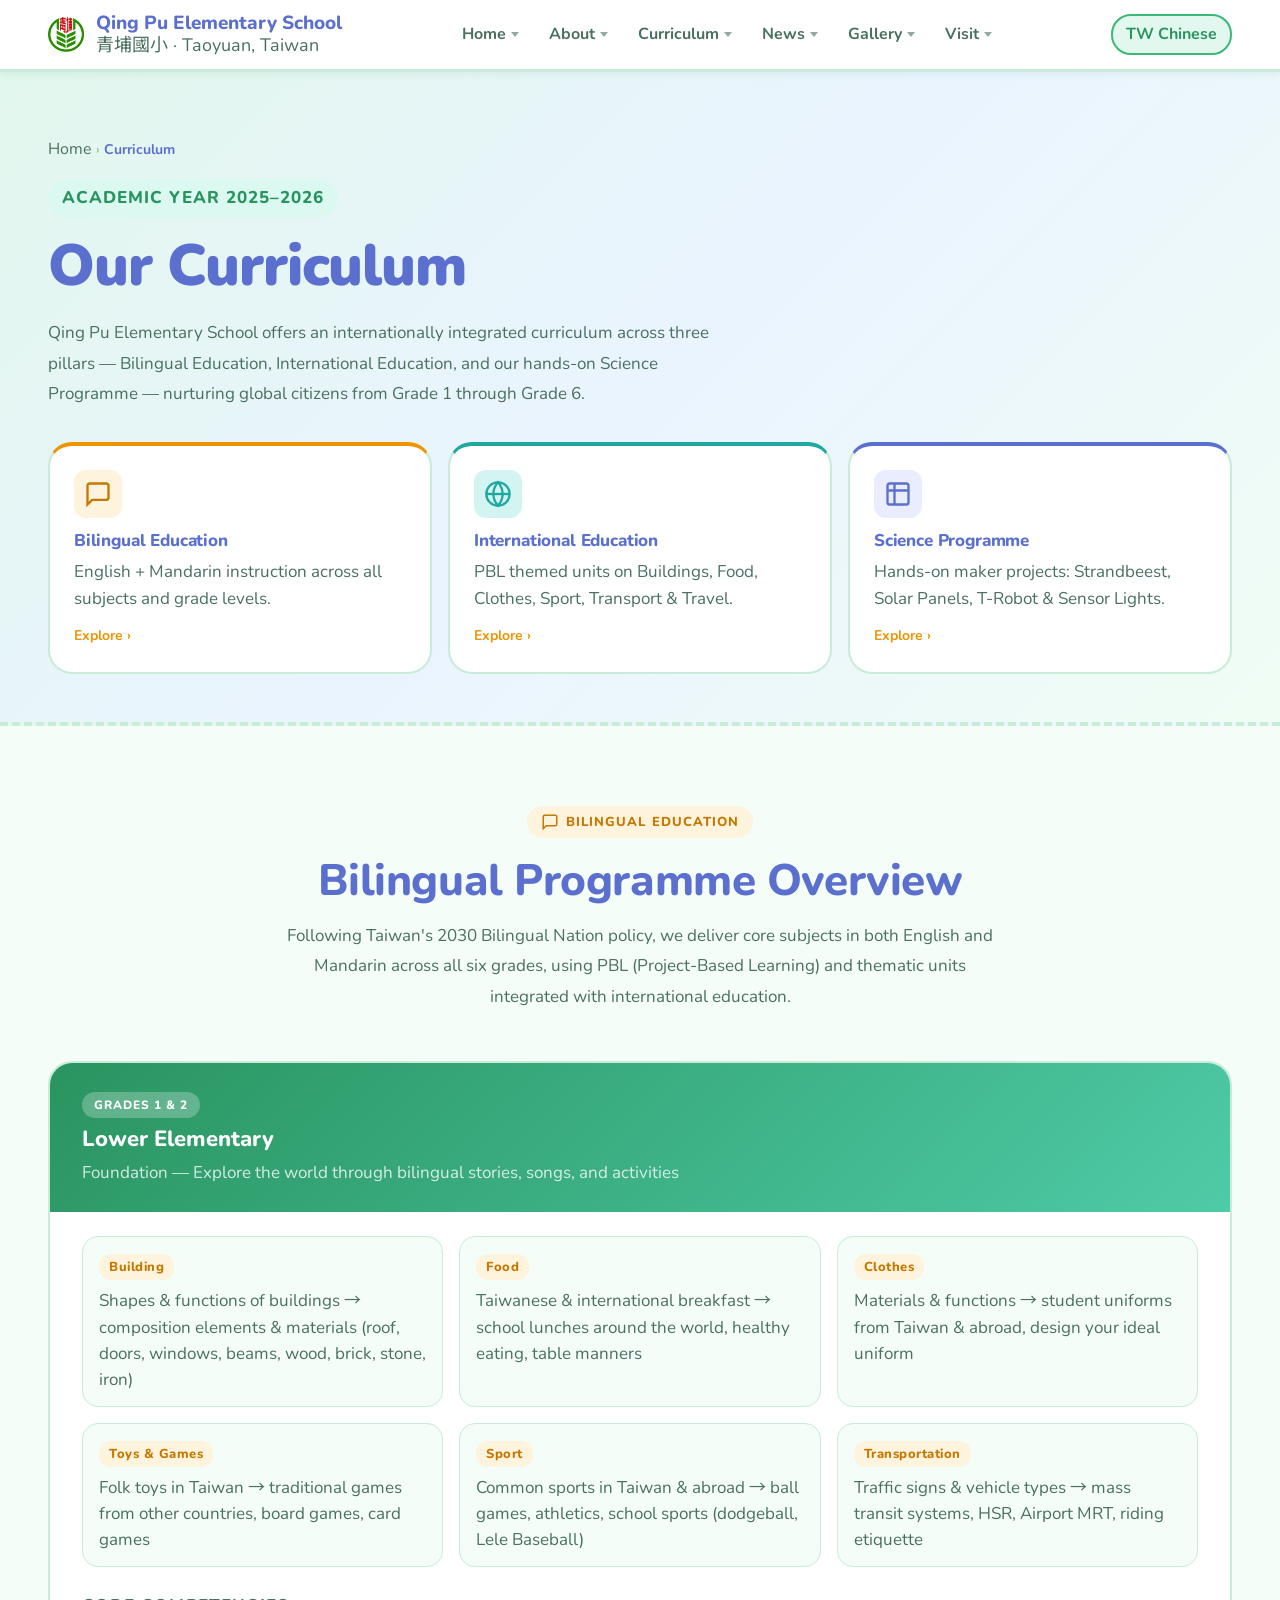
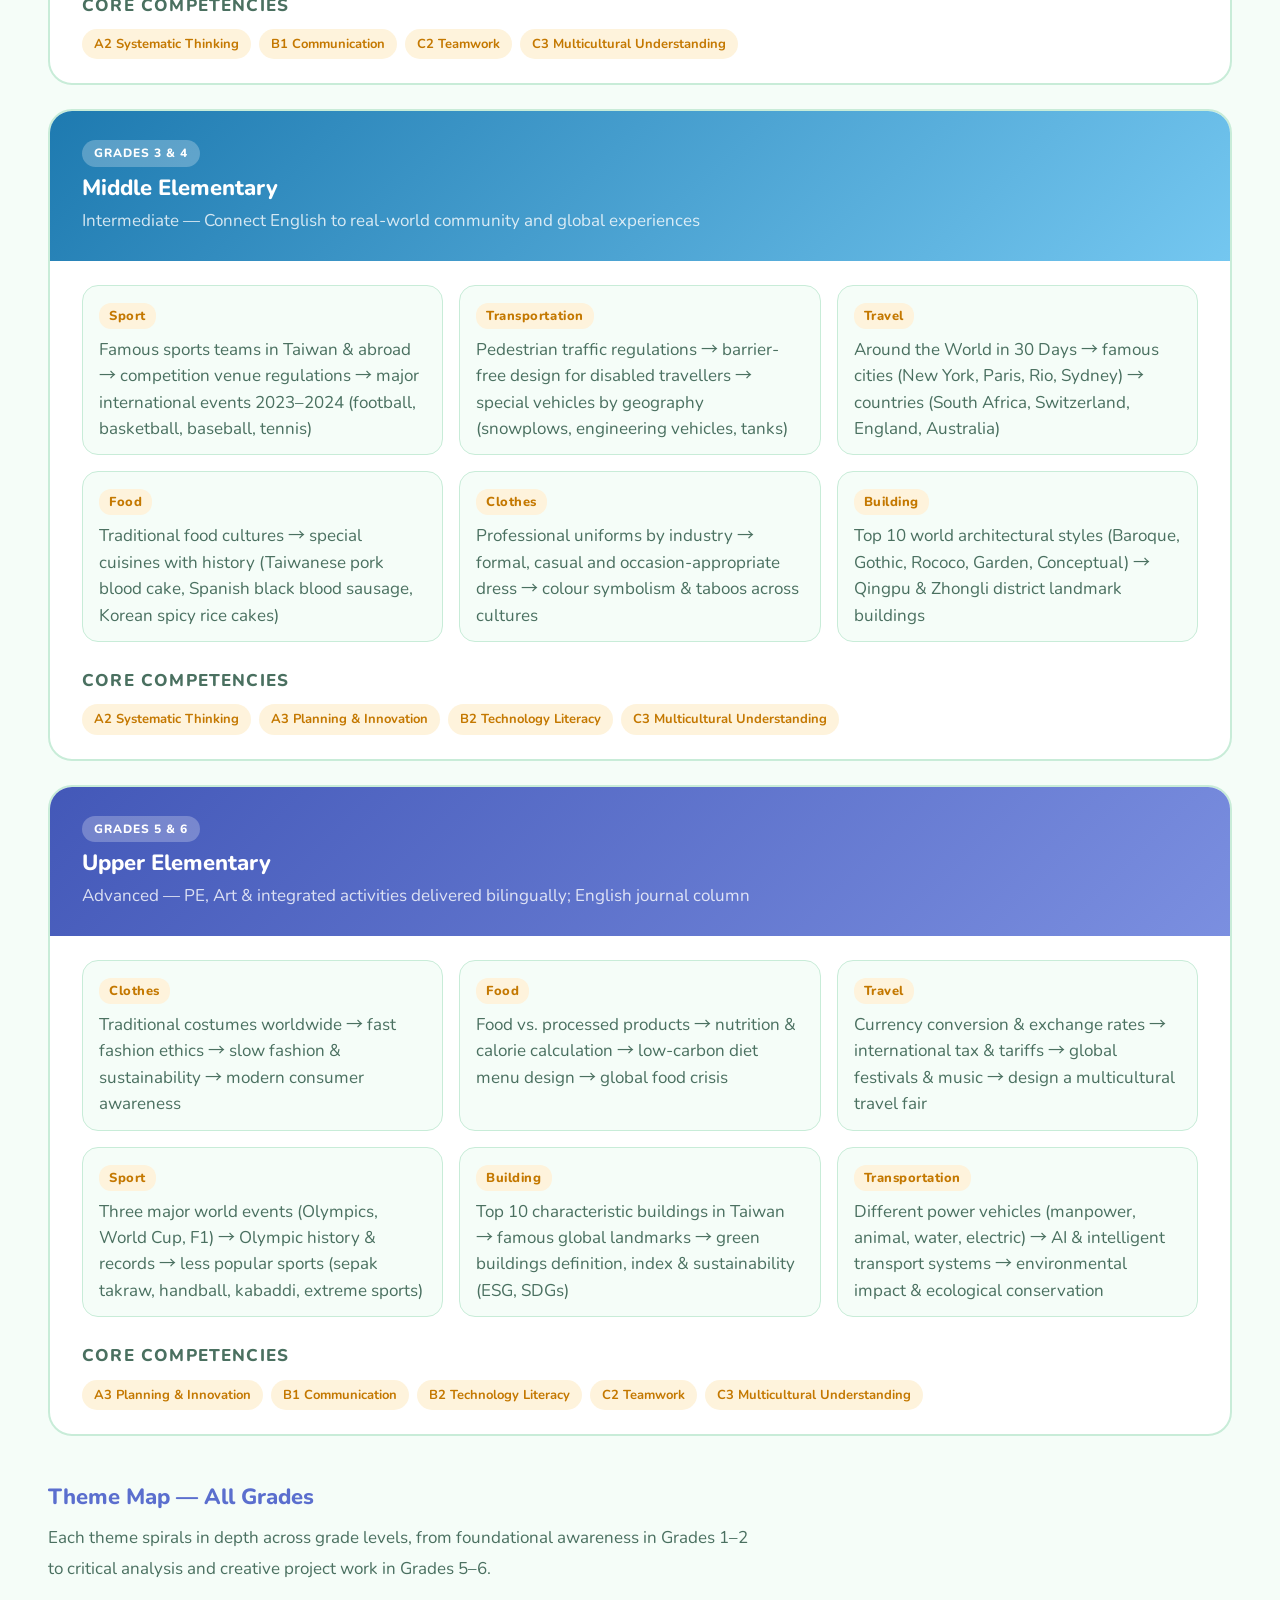
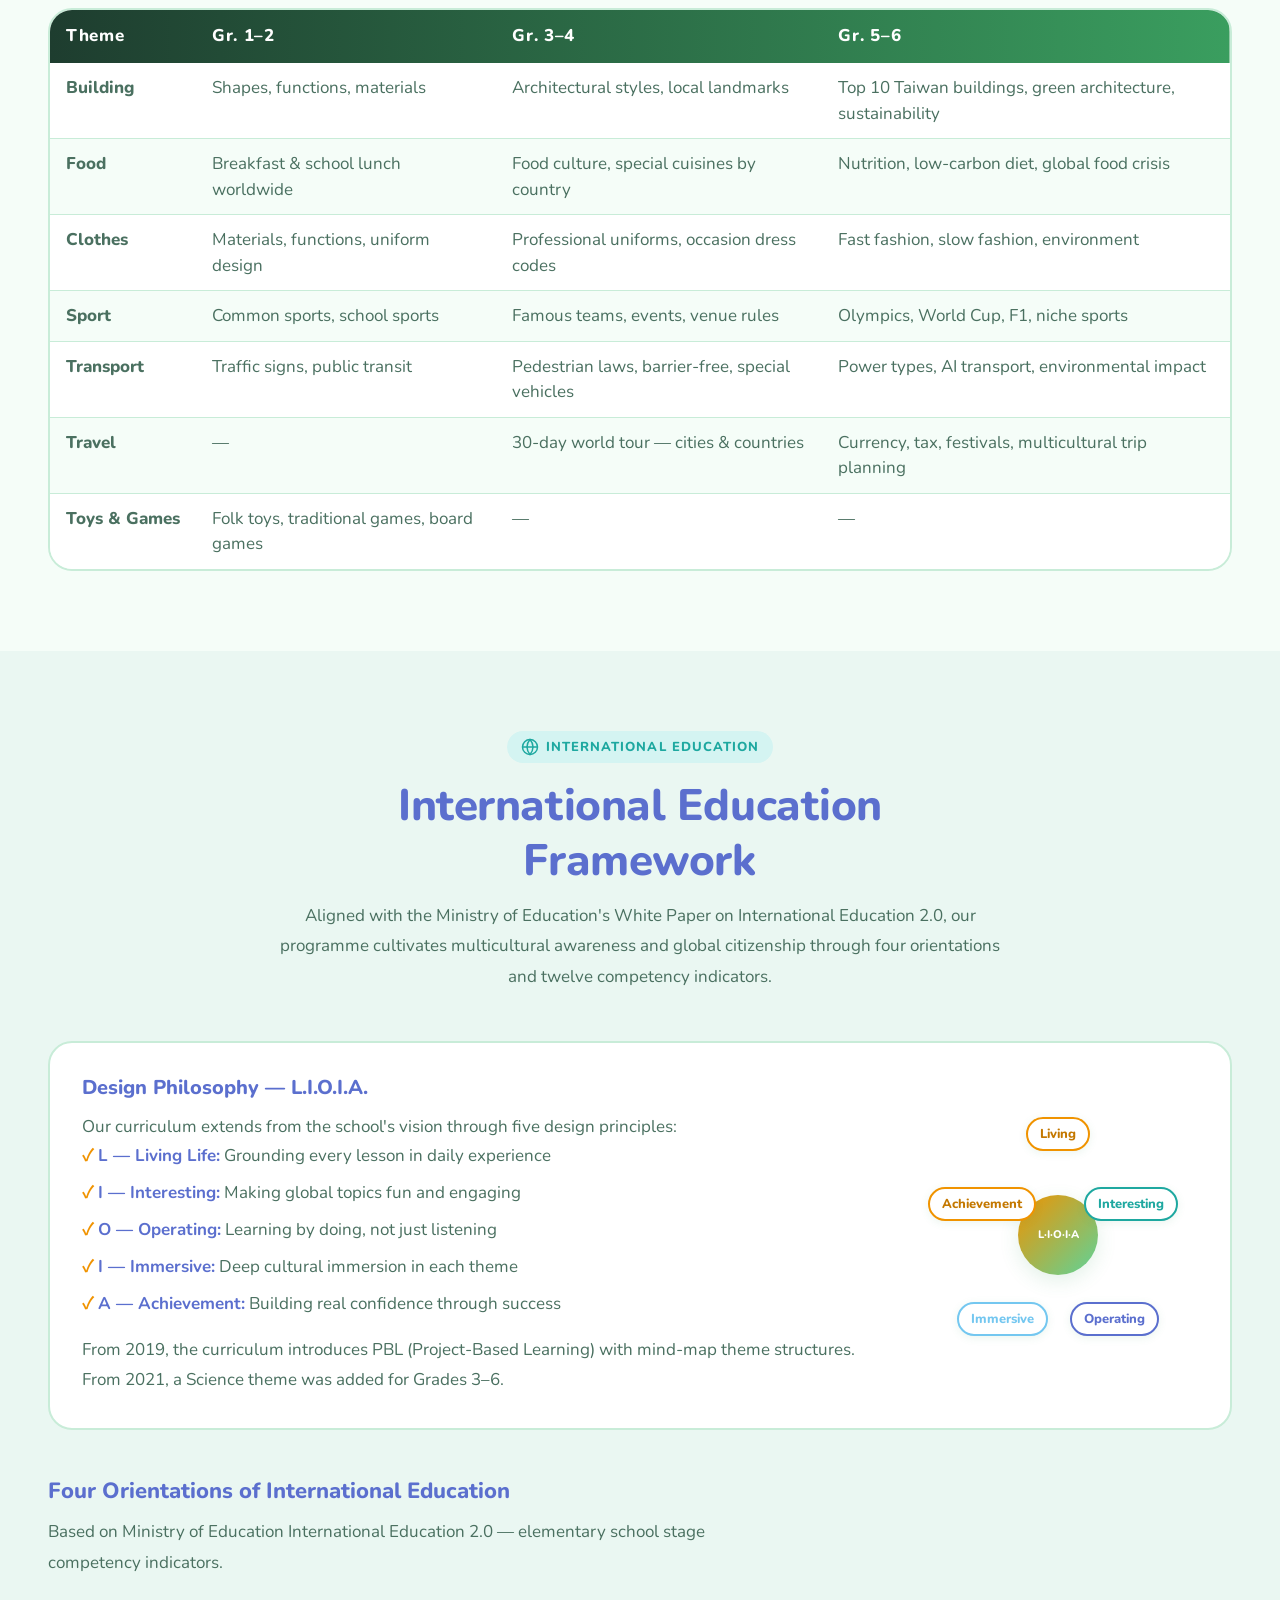
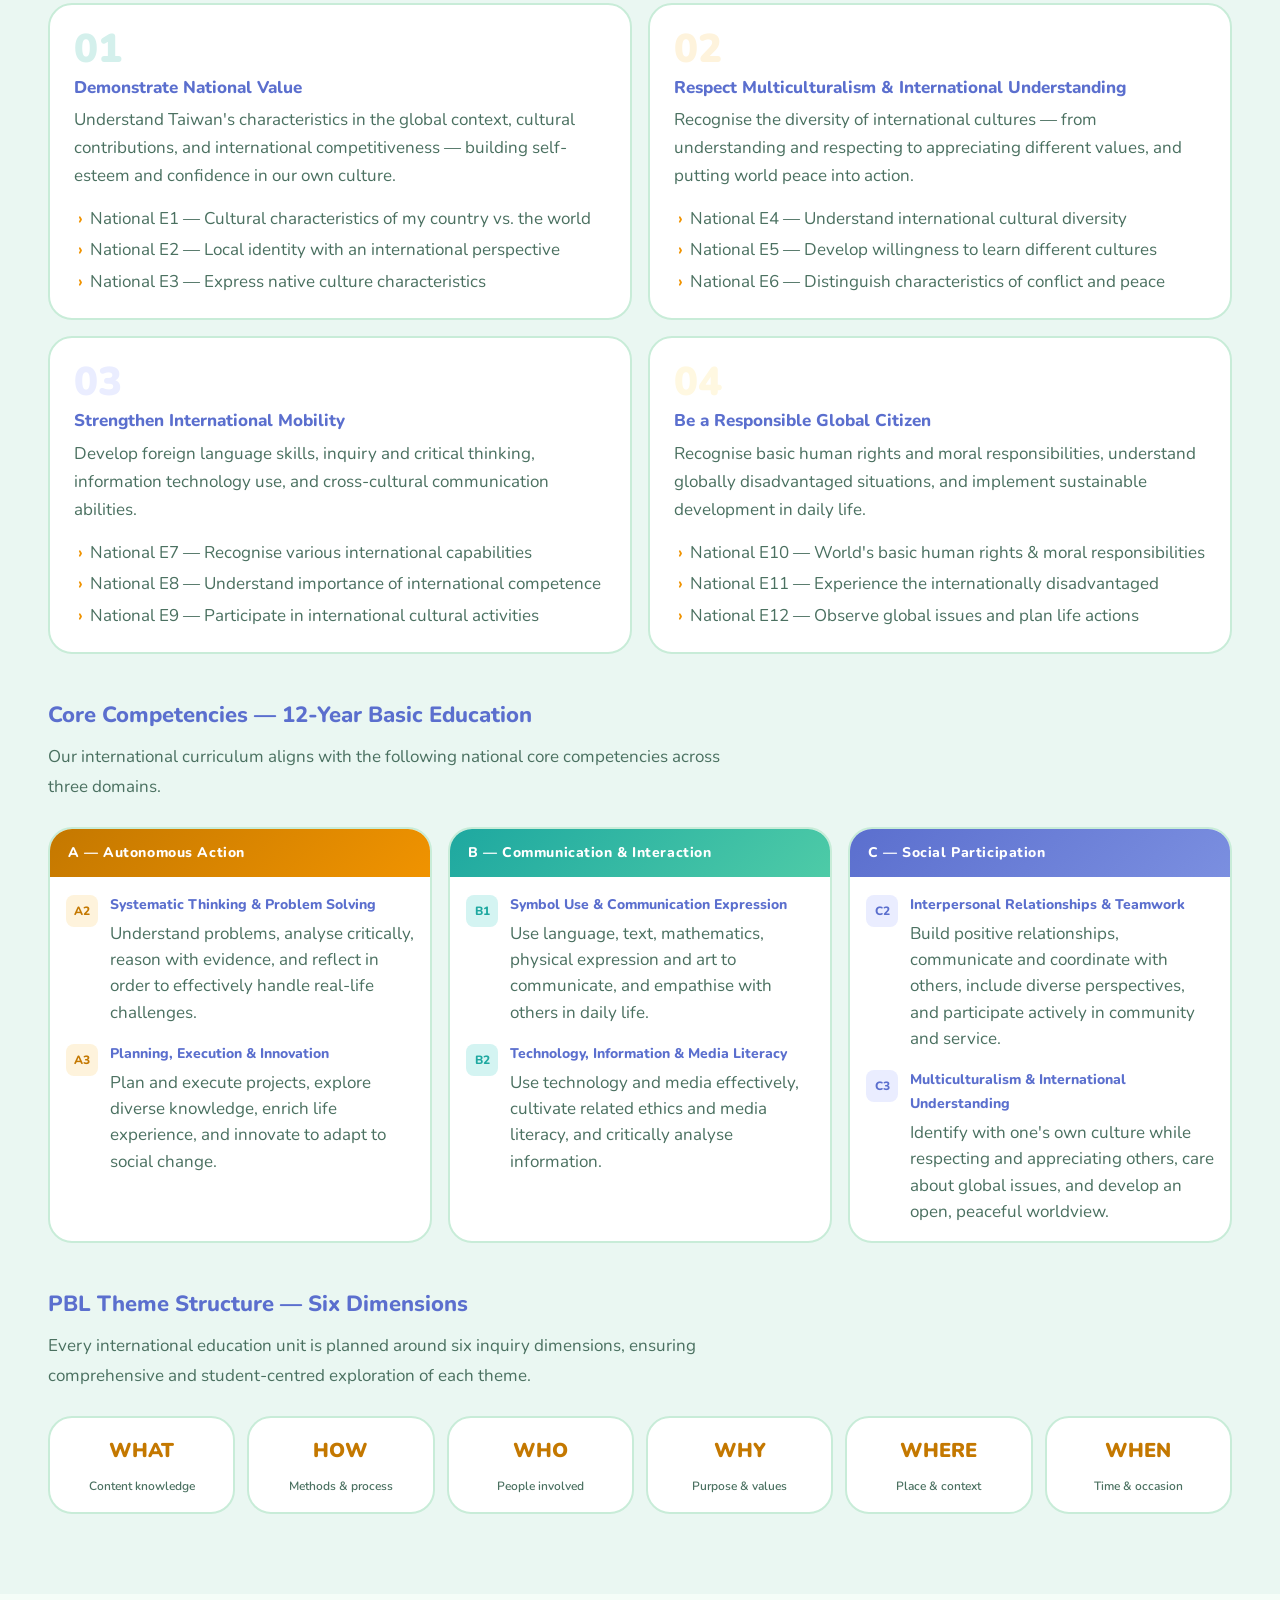
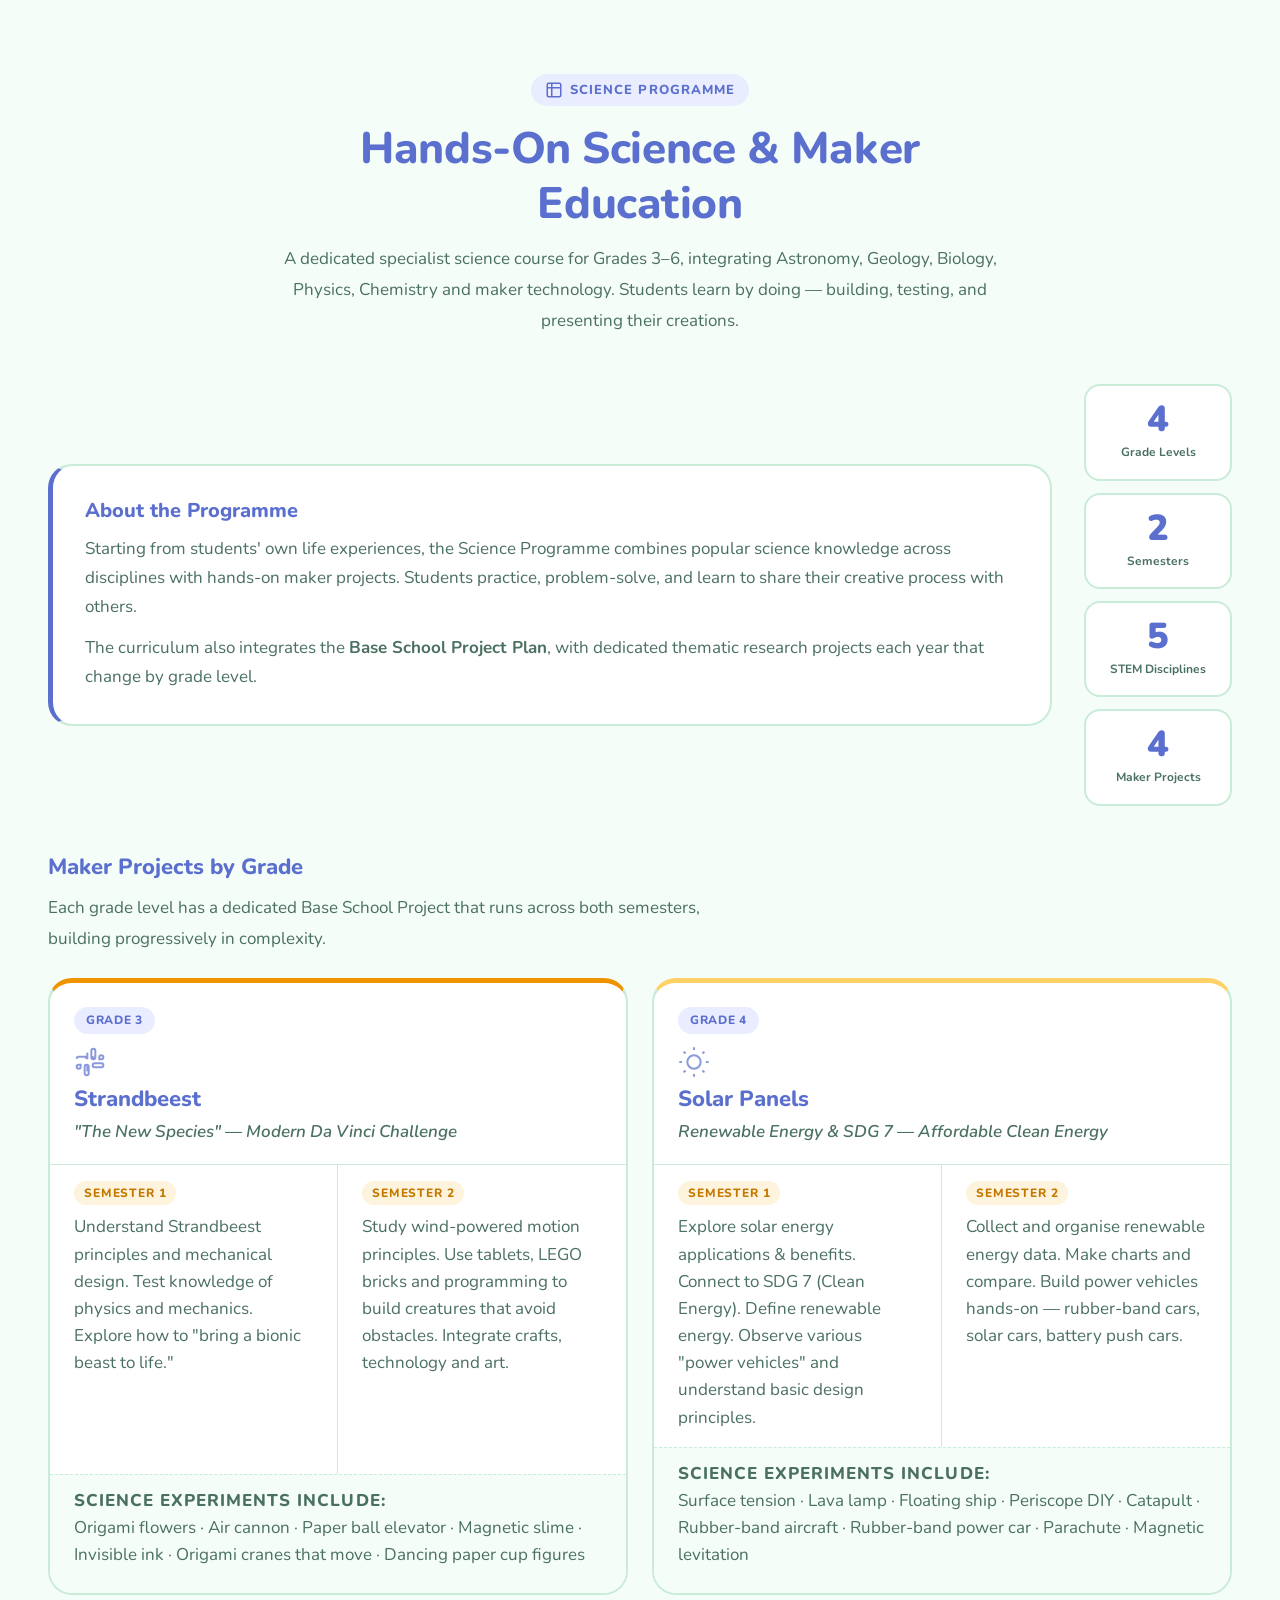
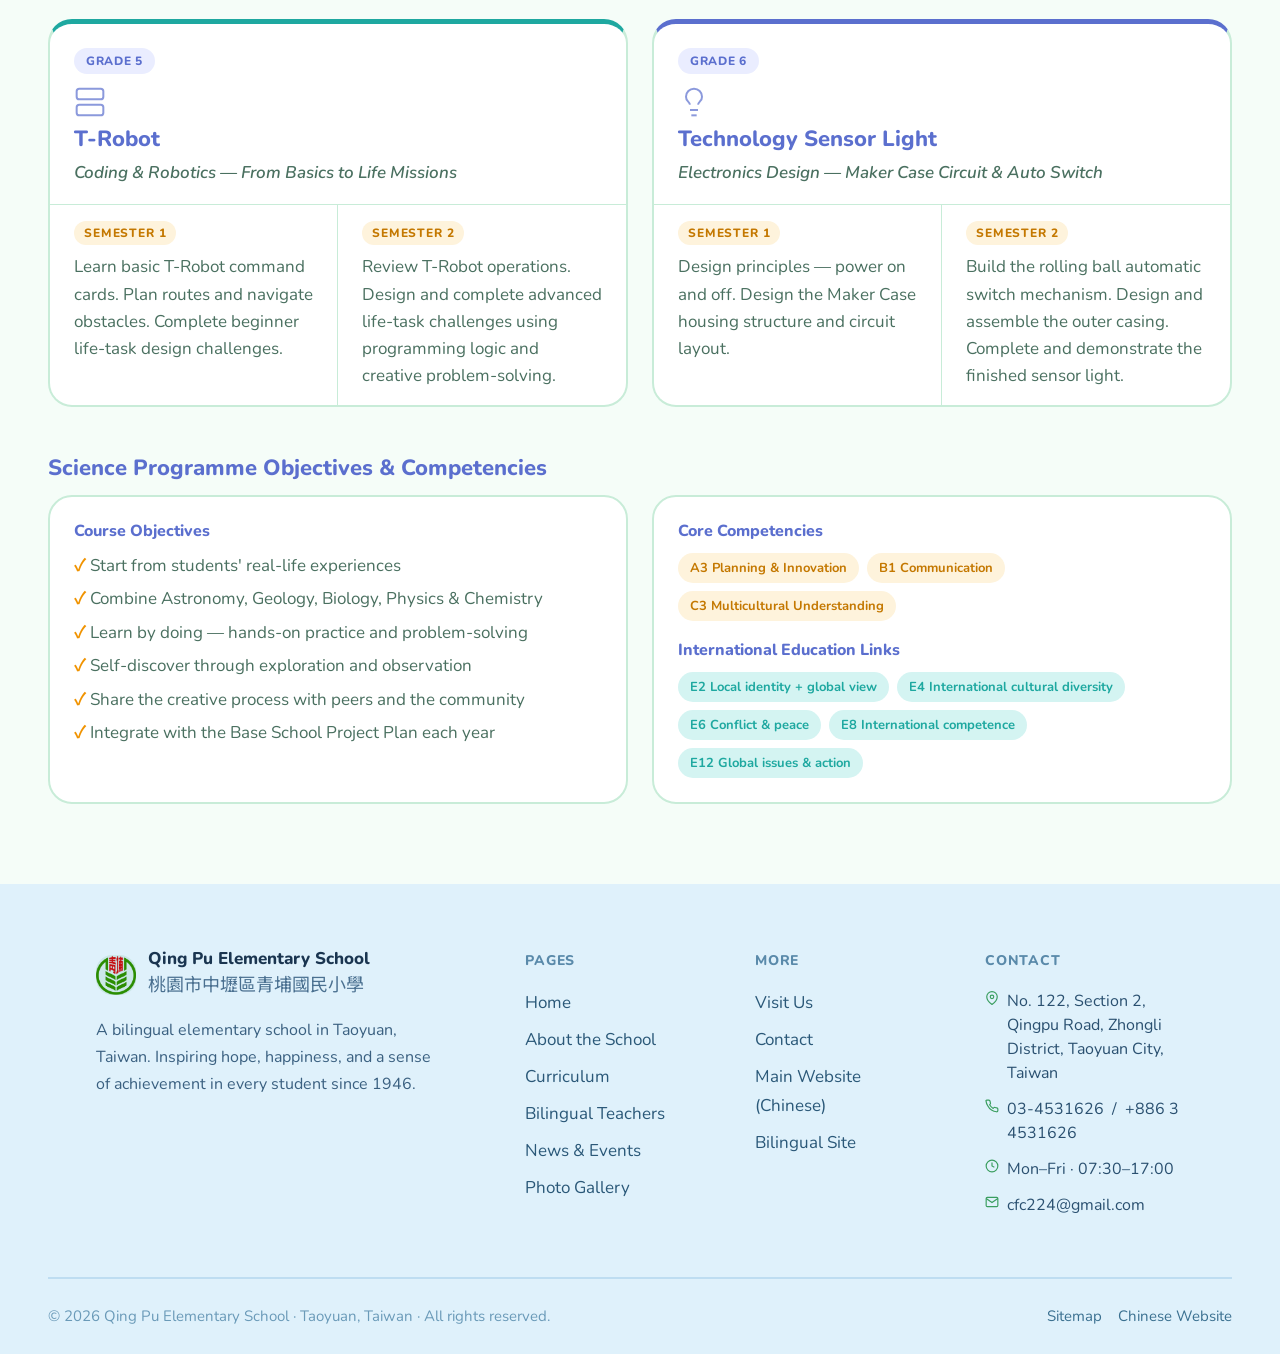
<file: curriculum.html>
<!DOCTYPE html>
<html lang="en">
<head>
<meta charset="UTF-8">
<meta name="viewport" content="width=device-width, initial-scale=1.0">
<meta name="description" content="Qing Pu Elementary School Curriculum — Bilingual Education, International Education, and Science Programme for Grades 1–6.">
<title>Curriculum — Qing Pu Elementary School</title>
<link rel="stylesheet" href="css/style.css">
<link rel="stylesheet" href="css/playful-theme.css">
<link rel="stylesheet" href="css/pages/curriculum.css">
</head>
<body>

<a class="skip-link" href="#main">Skip to main content</a>

<!-- ── NAVBAR ── -->
<nav class="navbar" aria-label="Main navigation">
  <div class="container navbar__inner">
    <a href="index.html" class="navbar__logo" aria-label="Qing Pu Elementary School — home">
      <div class="navbar__logo-img" aria-hidden="true"><img src="images/History/logo.png" alt=""></div>
      <div class="navbar__logo-text">
        <span class="navbar__name">Qing Pu Elementary School</span>
        <span class="navbar__sub">青埔國小 · Taoyuan, Taiwan</span>
      </div>
    </a>

    <ul class="navbar__links" role="list">
      <li class="has-dropdown">
        <button class="nav-dropdown-btn" aria-expanded="false" aria-haspopup="true">Home <span class="nav-caret" aria-hidden="true"></span></button>
        <ul class="nav-dropdown" role="list">
          <li><a href="index.html">Home Page</a></li>
          <li><a href="index.html#honours-heading">Honours Board</a></li>
          <li><a href="index.html#news-heading">Latest News</a></li>
          <li><a href="index.html#calendar-heading">School Calendar</a></li>
        </ul>
      </li>
      <li class="has-dropdown">
        <button class="nav-dropdown-btn" aria-expanded="false" aria-haspopup="true">About <span class="nav-caret" aria-hidden="true"></span></button>
        <ul class="nav-dropdown" role="list">
          <li><a href="about.html">School Overview</a></li>
          <li><a href="about.html#history">History &amp; Milestones</a></li>
          <li><a href="about.html#vision">Vision &amp; Values</a></li>
          <li><a href="about.html#student-life">Student Life</a></li>
        </ul>
      </li>
      <li class="has-dropdown">
        <button class="nav-dropdown-btn" aria-expanded="false" aria-haspopup="true">Curriculum <span class="nav-caret" aria-hidden="true"></span></button>
        <ul class="nav-dropdown" role="list">
          <li><a href="curriculum.html" class="active">Curriculum Overview</a></li>
          <li><a href="curriculum.html#bilingual">Bilingual Education</a></li>
          <li><a href="curriculum.html#international">International Education</a></li>
          <li><a href="curriculum.html#science">Science Programme</a></li>
          <li><a href="teachers.html">Bilingual Teachers</a></li>
        </ul>
      </li>
      <li class="has-dropdown">
        <button class="nav-dropdown-btn" aria-expanded="false" aria-haspopup="true">News <span class="nav-caret" aria-hidden="true"></span></button>
        <ul class="nav-dropdown" role="list">
          <li><a href="news.html">All News &amp; Events</a></li>
          <li><a href="news.html?cat=event">Events</a></li>
          <li><a href="news.html?cat=award">Awards</a></li>
          <li><a href="news.html?cat=announcement">Announcements</a></li>
        </ul>
      </li>
      <li class="has-dropdown">
        <button class="nav-dropdown-btn" aria-expanded="false" aria-haspopup="true">Gallery <span class="nav-caret" aria-hidden="true"></span></button>
        <ul class="nav-dropdown" role="list">
          <li><a href="gallery.html">Photo Gallery</a></li>
          <li><a href="gallery.html?cat=campus">Campus</a></li>
          <li><a href="gallery.html?cat=events">Events</a></li>
          <li><a href="gallery-album.html">Albums</a></li>
        </ul>
      </li>
      <li class="has-dropdown">
        <button class="nav-dropdown-btn" aria-expanded="false" aria-haspopup="true">Visit <span class="nav-caret" aria-hidden="true"></span></button>
        <ul class="nav-dropdown" role="list">
          <li><a href="visit.html">Getting Here</a></li>
          <li><a href="visit.html#transport">Transport Options</a></li>
          <li><a href="contact.html">Contact Us</a></li>
        </ul>
      </li>
    </ul>

    <a href="https://www.cpps.tyc.edu.tw" target="_blank" rel="noopener" class="navbar__lang">TW Chinese</a>
    <button class="navbar__toggle" aria-label="Open navigation menu" aria-expanded="false" aria-controls="mobile-menu">
      <span></span><span></span><span></span>
    </button>
  </div>

  <div class="navbar__mobile" id="mobile-menu" role="navigation" aria-label="Mobile navigation">
    <a href="index.html">Home</a>
    <a href="about.html">About</a>
    <a href="curriculum.html" class="active">Curriculum</a>
    <a href="teachers.html">Teachers</a>
    <a href="news.html">News</a>
    <a href="gallery.html">Gallery</a>
    <a href="visit.html">Visit Us</a>
    <a href="contact.html">Contact</a>
    <div class="navbar__mobile-lang">
      <a href="https://www.cpps.tyc.edu.tw" target="_blank" rel="noopener">View Chinese Website</a>
    </div>
  </div>
</nav>

<main id="main">

  <!-- ── PAGE HERO ── -->
  <section class="page-hero" aria-label="Curriculum introduction">
    <div class="container page-hero__inner">
      <nav class="breadcrumb" aria-label="Breadcrumb">
        <a href="index.html">Home</a>
        <span aria-hidden="true"> › </span>
        <span aria-current="page">Curriculum</span>
      </nav>
      <p class="eyebrow">Academic Year 2025–2026</p>
      <h1 class="page-hero__title">Our Curriculum</h1>
      <p class="page-hero__desc">
        Qing Pu Elementary School offers an internationally integrated curriculum across three pillars —
        Bilingual Education, International Education, and our hands-on Science Programme —
        nurturing global citizens from Grade 1 through Grade 6.
      </p>

      <!-- 3 pillar quick-nav cards -->
      <div class="curr-pillars">
        <a href="#bilingual" class="curr-pillar-card">
          <div class="curr-pillar-card__icon">
            <svg width="28" height="28" viewBox="0 0 24 24" fill="none" stroke="currentColor" stroke-width="2"><path d="M21 15a2 2 0 0 1-2 2H7l-4 4V5a2 2 0 0 1 2-2h14a2 2 0 0 1 2 2z"/></svg>
          </div>
          <h2 class="curr-pillar-card__title">Bilingual Education</h2>
          <p class="curr-pillar-card__desc">English + Mandarin instruction across all subjects and grade levels.</p>
          <span class="curr-pillar-card__link">Explore ›</span>
        </a>
        <a href="#international" class="curr-pillar-card">
          <div class="curr-pillar-card__icon">
            <svg width="28" height="28" viewBox="0 0 24 24" fill="none" stroke="currentColor" stroke-width="2"><circle cx="12" cy="12" r="10"/><line x1="2" y1="12" x2="22" y2="12"/><path d="M12 2a15.3 15.3 0 0 1 4 10 15.3 15.3 0 0 1-4 10 15.3 15.3 0 0 1-4-10 15.3 15.3 0 0 1 4-10z"/></svg>
          </div>
          <h2 class="curr-pillar-card__title">International Education</h2>
          <p class="curr-pillar-card__desc">PBL themed units on Buildings, Food, Clothes, Sport, Transport &amp; Travel.</p>
          <span class="curr-pillar-card__link">Explore ›</span>
        </a>
        <a href="#science" class="curr-pillar-card">
          <div class="curr-pillar-card__icon">
            <svg width="28" height="28" viewBox="0 0 24 24" fill="none" stroke="currentColor" stroke-width="2"><path d="M9 3H5a2 2 0 0 0-2 2v4m6-6h10a2 2 0 0 1 2 2v4M9 3v18m0 0h10a2 2 0 0 0 2-2V9M9 21H5a2 2 0 0 1-2-2V9m0 0h18"/></svg>
          </div>
          <h2 class="curr-pillar-card__title">Science Programme</h2>
          <p class="curr-pillar-card__desc">Hands-on maker projects: Strandbeest, Solar Panels, T-Robot &amp; Sensor Lights.</p>
          <span class="curr-pillar-card__link">Explore ›</span>
        </a>
      </div>
    </div>
  </section>


  <!-- ============================================================
  SECTION 1 — BILINGUAL EDUCATION
  ============================================================ -->
  <section id="bilingual" class="section curr-section" aria-labelledby="bilingual-heading">
    <div class="container">

      <div class="curr-section__header">
        <div class="curr-section__label curr-section__label--bilingual">
          <svg width="18" height="18" viewBox="0 0 24 24" fill="none" stroke="currentColor" stroke-width="2"><path d="M21 15a2 2 0 0 1-2 2H7l-4 4V5a2 2 0 0 1 2-2h14a2 2 0 0 1 2 2z"/></svg>
          Bilingual Education
        </div>
        <h2 id="bilingual-heading">Bilingual Programme Overview</h2>
        <p>Following Taiwan's 2030 Bilingual Nation policy, we deliver core subjects in both English and Mandarin across all six grades, using PBL (Project-Based Learning) and thematic units integrated with international education.</p>
      </div>

      <!-- Grade band cards -->
      <div class="grade-bands">

        <div class="grade-band fade-in">
          <div class="grade-band__header grade-band__header--low">
            <span class="grade-band__label">Grades 1 &amp; 2</span>
            <h3 class="grade-band__title">Lower Elementary</h3>
            <p class="grade-band__sub">Foundation — Explore the world through bilingual stories, songs, and activities</p>
          </div>
          <div class="grade-band__body">
            <div class="grade-band__themes">
              <div class="grade-theme">
                <span class="grade-theme__name">Building</span>
                <p>Shapes &amp; functions of buildings → composition elements &amp; materials (roof, doors, windows, beams, wood, brick, stone, iron)</p>
              </div>
              <div class="grade-theme">
                <span class="grade-theme__name">Food</span>
                <p>Taiwanese &amp; international breakfast → school lunches around the world, healthy eating, table manners</p>
              </div>
              <div class="grade-theme">
                <span class="grade-theme__name">Clothes</span>
                <p>Materials &amp; functions → student uniforms from Taiwan &amp; abroad, design your ideal uniform</p>
              </div>
              <div class="grade-theme">
                <span class="grade-theme__name">Toys &amp; Games</span>
                <p>Folk toys in Taiwan → traditional games from other countries, board games, card games</p>
              </div>
              <div class="grade-theme">
                <span class="grade-theme__name">Sport</span>
                <p>Common sports in Taiwan &amp; abroad → ball games, athletics, school sports (dodgeball, Lele Baseball)</p>
              </div>
              <div class="grade-theme">
                <span class="grade-theme__name">Transportation</span>
                <p>Traffic signs &amp; vehicle types → mass transit systems, HSR, Airport MRT, riding etiquette</p>
              </div>
            </div>
            <div class="grade-band__competencies">
              <p class="grade-band__comp-title">Core Competencies</p>
              <div class="comp-tags">
                <span class="comp-tag">A2 Systematic Thinking</span>
                <span class="comp-tag">B1 Communication</span>
                <span class="comp-tag">C2 Teamwork</span>
                <span class="comp-tag">C3 Multicultural Understanding</span>
              </div>
            </div>
          </div>
        </div>

        <div class="grade-band fade-in">
          <div class="grade-band__header grade-band__header--mid">
            <span class="grade-band__label">Grades 3 &amp; 4</span>
            <h3 class="grade-band__title">Middle Elementary</h3>
            <p class="grade-band__sub">Intermediate — Connect English to real-world community and global experiences</p>
          </div>
          <div class="grade-band__body">
            <div class="grade-band__themes">
              <div class="grade-theme">
                <span class="grade-theme__name">Sport</span>
                <p>Famous sports teams in Taiwan &amp; abroad → competition venue regulations → major international events 2023–2024 (football, basketball, baseball, tennis)</p>
              </div>
              <div class="grade-theme">
                <span class="grade-theme__name">Transportation</span>
                <p>Pedestrian traffic regulations → barrier-free design for disabled travellers → special vehicles by geography (snowplows, engineering vehicles, tanks)</p>
              </div>
              <div class="grade-theme">
                <span class="grade-theme__name">Travel</span>
                <p>Around the World in 30 Days → famous cities (New York, Paris, Rio, Sydney) → countries (South Africa, Switzerland, England, Australia)</p>
              </div>
              <div class="grade-theme">
                <span class="grade-theme__name">Food</span>
                <p>Traditional food cultures → special cuisines with history (Taiwanese pork blood cake, Spanish black blood sausage, Korean spicy rice cakes)</p>
              </div>
              <div class="grade-theme">
                <span class="grade-theme__name">Clothes</span>
                <p>Professional uniforms by industry → formal, casual and occasion-appropriate dress → colour symbolism &amp; taboos across cultures</p>
              </div>
              <div class="grade-theme">
                <span class="grade-theme__name">Building</span>
                <p>Top 10 world architectural styles (Baroque, Gothic, Rococo, Garden, Conceptual) → Qingpu &amp; Zhongli district landmark buildings</p>
              </div>
            </div>
            <div class="grade-band__competencies">
              <p class="grade-band__comp-title">Core Competencies</p>
              <div class="comp-tags">
                <span class="comp-tag">A2 Systematic Thinking</span>
                <span class="comp-tag">A3 Planning &amp; Innovation</span>
                <span class="comp-tag">B2 Technology Literacy</span>
                <span class="comp-tag">C3 Multicultural Understanding</span>
              </div>
            </div>
          </div>
        </div>

        <div class="grade-band fade-in">
          <div class="grade-band__header grade-band__header--high">
            <span class="grade-band__label">Grades 5 &amp; 6</span>
            <h3 class="grade-band__title">Upper Elementary</h3>
            <p class="grade-band__sub">Advanced — PE, Art &amp; integrated activities delivered bilingually; English journal column</p>
          </div>
          <div class="grade-band__body">
            <div class="grade-band__themes">
              <div class="grade-theme">
                <span class="grade-theme__name">Clothes</span>
                <p>Traditional costumes worldwide → fast fashion ethics → slow fashion &amp; sustainability → modern consumer awareness</p>
              </div>
              <div class="grade-theme">
                <span class="grade-theme__name">Food</span>
                <p>Food vs. processed products → nutrition &amp; calorie calculation → low-carbon diet menu design → global food crisis</p>
              </div>
              <div class="grade-theme">
                <span class="grade-theme__name">Travel</span>
                <p>Currency conversion &amp; exchange rates → international tax &amp; tariffs → global festivals &amp; music → design a multicultural travel fair</p>
              </div>
              <div class="grade-theme">
                <span class="grade-theme__name">Sport</span>
                <p>Three major world events (Olympics, World Cup, F1) → Olympic history &amp; records → less popular sports (sepak takraw, handball, kabaddi, extreme sports)</p>
              </div>
              <div class="grade-theme">
                <span class="grade-theme__name">Building</span>
                <p>Top 10 characteristic buildings in Taiwan → famous global landmarks → green buildings definition, index &amp; sustainability (ESG, SDGs)</p>
              </div>
              <div class="grade-theme">
                <span class="grade-theme__name">Transportation</span>
                <p>Different power vehicles (manpower, animal, water, electric) → AI &amp; intelligent transport systems → environmental impact &amp; ecological conservation</p>
              </div>
            </div>
            <div class="grade-band__competencies">
              <p class="grade-band__comp-title">Core Competencies</p>
              <div class="comp-tags">
                <span class="comp-tag">A3 Planning &amp; Innovation</span>
                <span class="comp-tag">B1 Communication</span>
                <span class="comp-tag">B2 Technology Literacy</span>
                <span class="comp-tag">C2 Teamwork</span>
                <span class="comp-tag">C3 Multicultural Understanding</span>
              </div>
            </div>
          </div>
        </div>

      </div><!-- end .grade-bands -->

      <!-- Theme overview table -->
      <div class="curr-subsection fade-in">
        <h3 class="curr-subsection__title">Theme Map — All Grades</h3>
        <p class="curr-subsection__desc">Each theme spirals in depth across grade levels, from foundational awareness in Grades 1–2 to critical analysis and creative project work in Grades 5–6.</p>
        <div class="theme-table-wrap">
          <table class="theme-table" aria-label="International education theme coverage by grade">
            <thead>
              <tr>
                <th>Theme</th>
                <th>Gr. 1–2</th>
                <th>Gr. 3–4</th>
                <th>Gr. 5–6</th>
              </tr>
            </thead>
            <tbody>
              <tr>
                <td class="theme-table__name">Building</td>
                <td>Shapes, functions, materials</td>
                <td>Architectural styles, local landmarks</td>
                <td>Top 10 Taiwan buildings, green architecture, sustainability</td>
              </tr>
              <tr>
                <td class="theme-table__name">Food</td>
                <td>Breakfast &amp; school lunch worldwide</td>
                <td>Food culture, special cuisines by country</td>
                <td>Nutrition, low-carbon diet, global food crisis</td>
              </tr>
              <tr>
                <td class="theme-table__name">Clothes</td>
                <td>Materials, functions, uniform design</td>
                <td>Professional uniforms, occasion dress codes</td>
                <td>Fast fashion, slow fashion, environment</td>
              </tr>
              <tr>
                <td class="theme-table__name">Sport</td>
                <td>Common sports, school sports</td>
                <td>Famous teams, events, venue rules</td>
                <td>Olympics, World Cup, F1, niche sports</td>
              </tr>
              <tr>
                <td class="theme-table__name">Transport</td>
                <td>Traffic signs, public transit</td>
                <td>Pedestrian laws, barrier-free, special vehicles</td>
                <td>Power types, AI transport, environmental impact</td>
              </tr>
              <tr>
                <td class="theme-table__name">Travel</td>
                <td>—</td>
                <td>30-day world tour — cities &amp; countries</td>
                <td>Currency, tax, festivals, multicultural trip planning</td>
              </tr>
              <tr>
                <td class="theme-table__name">Toys &amp; Games</td>
                <td>Folk toys, traditional games, board games</td>
                <td>—</td>
                <td>—</td>
              </tr>
            </tbody>
          </table>
        </div>
      </div>

    </div>
  </section>


  <!-- ============================================================
  SECTION 2 — INTERNATIONAL EDUCATION
  ============================================================ -->
  <section id="international" class="section curr-section curr-section--alt" aria-labelledby="intl-heading">
    <div class="container">

      <div class="curr-section__header">
        <div class="curr-section__label curr-section__label--intl">
          <svg width="18" height="18" viewBox="0 0 24 24" fill="none" stroke="currentColor" stroke-width="2"><circle cx="12" cy="12" r="10"/><line x1="2" y1="12" x2="22" y2="12"/><path d="M12 2a15.3 15.3 0 0 1 4 10 15.3 15.3 0 0 1-4 10 15.3 15.3 0 0 1-4-10 15.3 15.3 0 0 1 4-10z"/></svg>
          International Education
        </div>
        <h2 id="intl-heading">International Education Framework</h2>
        <p>Aligned with the Ministry of Education's White Paper on International Education 2.0, our programme cultivates multicultural awareness and global citizenship through four orientations and twelve competency indicators.</p>
      </div>

      <!-- Vision + Design philosophy -->
      <div class="intl-philosophy fade-in">
        <div class="intl-philosophy__text">
          <h3>Design Philosophy — L.I.O.I.A.</h3>
          <p>Our curriculum extends from the school's vision through five design principles:</p>
          <ul class="philosophy-list">
            <li><strong>L — Living Life:</strong> Grounding every lesson in daily experience</li>
            <li><strong>I — Interesting:</strong> Making global topics fun and engaging</li>
            <li><strong>O — Operating:</strong> Learning by doing, not just listening</li>
            <li><strong>I — Immersive:</strong> Deep cultural immersion in each theme</li>
            <li><strong>A — Achievement:</strong> Building real confidence through success</li>
          </ul>
          <p>From 2019, the curriculum introduces PBL (Project-Based Learning) with mind-map theme structures. From 2021, a Science theme was added for Grades 3–6.</p>
        </div>
        <div class="intl-philosophy__visual" aria-hidden="true">
          <div class="lioai-circle">
            <div class="lioai-center">L·I·O·I·A</div>
            <div class="lioai-item lioai-item--1">Living</div>
            <div class="lioai-item lioai-item--2">Interesting</div>
            <div class="lioai-item lioai-item--3">Operating</div>
            <div class="lioai-item lioai-item--4">Immersive</div>
            <div class="lioai-item lioai-item--5">Achievement</div>
          </div>
        </div>
      </div>

      <!-- 4 Orientations -->
      <div class="curr-subsection fade-in">
        <h3 class="curr-subsection__title">Four Orientations of International Education</h3>
        <p class="curr-subsection__desc">Based on Ministry of Education International Education 2.0 — elementary school stage competency indicators.</p>
        <div class="orientations-grid">

          <div class="orientation-card">
            <div class="orientation-card__num">01</div>
            <h4 class="orientation-card__title">Demonstrate National Value</h4>
            <p class="orientation-card__desc">Understand Taiwan's characteristics in the global context, cultural contributions, and international competitiveness — building self-esteem and confidence in our own culture.</p>
            <ul class="orientation-card__indicators">
              <li>National E1 — Cultural characteristics of my country vs. the world</li>
              <li>National E2 — Local identity with an international perspective</li>
              <li>National E3 — Express native culture characteristics</li>
            </ul>
          </div>

          <div class="orientation-card">
            <div class="orientation-card__num">02</div>
            <h4 class="orientation-card__title">Respect Multiculturalism &amp; International Understanding</h4>
            <p class="orientation-card__desc">Recognise the diversity of international cultures — from understanding and respecting to appreciating different values, and putting world peace into action.</p>
            <ul class="orientation-card__indicators">
              <li>National E4 — Understand international cultural diversity</li>
              <li>National E5 — Develop willingness to learn different cultures</li>
              <li>National E6 — Distinguish characteristics of conflict and peace</li>
            </ul>
          </div>

          <div class="orientation-card">
            <div class="orientation-card__num">03</div>
            <h4 class="orientation-card__title">Strengthen International Mobility</h4>
            <p class="orientation-card__desc">Develop foreign language skills, inquiry and critical thinking, information technology use, and cross-cultural communication abilities.</p>
            <ul class="orientation-card__indicators">
              <li>National E7 — Recognise various international capabilities</li>
              <li>National E8 — Understand importance of international competence</li>
              <li>National E9 — Participate in international cultural activities</li>
            </ul>
          </div>

          <div class="orientation-card">
            <div class="orientation-card__num">04</div>
            <h4 class="orientation-card__title">Be a Responsible Global Citizen</h4>
            <p class="orientation-card__desc">Recognise basic human rights and moral responsibilities, understand globally disadvantaged situations, and implement sustainable development in daily life.</p>
            <ul class="orientation-card__indicators">
              <li>National E10 — World's basic human rights &amp; moral responsibilities</li>
              <li>National E11 — Experience the internationally disadvantaged</li>
              <li>National E12 — Observe global issues and plan life actions</li>
            </ul>
          </div>

        </div>
      </div>

      <!-- Core Competencies from 12-year Basic Education -->
      <div class="curr-subsection fade-in">
        <h3 class="curr-subsection__title">Core Competencies — 12-Year Basic Education</h3>
        <p class="curr-subsection__desc">Our international curriculum aligns with the following national core competencies across three domains.</p>
        <div class="competency-grid">
          <div class="competency-domain">
            <div class="competency-domain__header competency-domain__header--a">A — Autonomous Action</div>
            <div class="competency-domain__body">
              <div class="competency-item">
                <span class="competency-item__code">A2</span>
                <div>
                  <strong>Systematic Thinking &amp; Problem Solving</strong>
                  <p>Understand problems, analyse critically, reason with evidence, and reflect in order to effectively handle real-life challenges.</p>
                </div>
              </div>
              <div class="competency-item">
                <span class="competency-item__code">A3</span>
                <div>
                  <strong>Planning, Execution &amp; Innovation</strong>
                  <p>Plan and execute projects, explore diverse knowledge, enrich life experience, and innovate to adapt to social change.</p>
                </div>
              </div>
            </div>
          </div>
          <div class="competency-domain">
            <div class="competency-domain__header competency-domain__header--b">B — Communication &amp; Interaction</div>
            <div class="competency-domain__body">
              <div class="competency-item">
                <span class="competency-item__code">B1</span>
                <div>
                  <strong>Symbol Use &amp; Communication Expression</strong>
                  <p>Use language, text, mathematics, physical expression and art to communicate, and empathise with others in daily life.</p>
                </div>
              </div>
              <div class="competency-item">
                <span class="competency-item__code">B2</span>
                <div>
                  <strong>Technology, Information &amp; Media Literacy</strong>
                  <p>Use technology and media effectively, cultivate related ethics and media literacy, and critically analyse information.</p>
                </div>
              </div>
            </div>
          </div>
          <div class="competency-domain">
            <div class="competency-domain__header competency-domain__header--c">C — Social Participation</div>
            <div class="competency-domain__body">
              <div class="competency-item">
                <span class="competency-item__code">C2</span>
                <div>
                  <strong>Interpersonal Relationships &amp; Teamwork</strong>
                  <p>Build positive relationships, communicate and coordinate with others, include diverse perspectives, and participate actively in community and service.</p>
                </div>
              </div>
              <div class="competency-item">
                <span class="competency-item__code">C3</span>
                <div>
                  <strong>Multiculturalism &amp; International Understanding</strong>
                  <p>Identify with one's own culture while respecting and appreciating others, care about global issues, and develop an open, peaceful worldview.</p>
                </div>
              </div>
            </div>
          </div>
        </div>
      </div>

      <!-- PBL Mind Map approach -->
      <div class="curr-subsection fade-in">
        <h3 class="curr-subsection__title">PBL Theme Structure — Six Dimensions</h3>
        <p class="curr-subsection__desc">Every international education unit is planned around six inquiry dimensions, ensuring comprehensive and student-centred exploration of each theme.</p>
        <div class="pbl-dimensions">
          <div class="pbl-dim"><span class="pbl-dim__word">WHAT</span><span class="pbl-dim__desc">Content knowledge</span></div>
          <div class="pbl-dim"><span class="pbl-dim__word">HOW</span><span class="pbl-dim__desc">Methods &amp; process</span></div>
          <div class="pbl-dim"><span class="pbl-dim__word">WHO</span><span class="pbl-dim__desc">People involved</span></div>
          <div class="pbl-dim"><span class="pbl-dim__word">WHY</span><span class="pbl-dim__desc">Purpose &amp; values</span></div>
          <div class="pbl-dim"><span class="pbl-dim__word">WHERE</span><span class="pbl-dim__desc">Place &amp; context</span></div>
          <div class="pbl-dim"><span class="pbl-dim__word">WHEN</span><span class="pbl-dim__desc">Time &amp; occasion</span></div>
        </div>
      </div>

    </div>
  </section>


  <!-- ============================================================
  SECTION 3 — SCIENCE PROGRAMME
  ============================================================ -->
  <section id="science" class="section curr-section" aria-labelledby="science-heading">
    <div class="container">

      <div class="curr-section__header">
        <div class="curr-section__label curr-section__label--science">
          <svg width="18" height="18" viewBox="0 0 24 24" fill="none" stroke="currentColor" stroke-width="2"><path d="M9 3H5a2 2 0 0 0-2 2v4m6-6h10a2 2 0 0 1 2 2v4M9 3v18m0 0h10a2 2 0 0 0 2-2V9M9 21H5a2 2 0 0 1-2-2V9m0 0h18"/></svg>
          Science Programme
        </div>
        <h2 id="science-heading">Hands-On Science &amp; Maker Education</h2>
        <p>A dedicated specialist science course for Grades 3–6, integrating Astronomy, Geology, Biology, Physics, Chemistry and maker technology. Students learn by doing — building, testing, and presenting their creations.</p>
      </div>

      <!-- Science overview intro -->
      <div class="science-intro fade-in">
        <div class="science-intro__card">
          <h3>About the Programme</h3>
          <p>Starting from students' own life experiences, the Science Programme combines popular science knowledge across disciplines with hands-on maker projects. Students practice, problem-solve, and learn to share their creative process with others.</p>
          <p>The curriculum also integrates the <strong>Base School Project Plan</strong>, with dedicated thematic research projects each year that change by grade level.</p>
        </div>
        <div class="science-stats">
          <div class="science-stat">
            <span class="science-stat__num">4</span>
            <span class="science-stat__label">Grade Levels</span>
          </div>
          <div class="science-stat">
            <span class="science-stat__num">2</span>
            <span class="science-stat__label">Semesters</span>
          </div>
          <div class="science-stat">
            <span class="science-stat__num">5</span>
            <span class="science-stat__label">STEM Disciplines</span>
          </div>
          <div class="science-stat">
            <span class="science-stat__num">4</span>
            <span class="science-stat__label">Maker Projects</span>
          </div>
        </div>
      </div>

      <!-- Grade-by-grade science projects -->
      <div class="curr-subsection fade-in">
        <h3 class="curr-subsection__title">Maker Projects by Grade</h3>
        <p class="curr-subsection__desc">Each grade level has a dedicated Base School Project that runs across both semesters, building progressively in complexity.</p>

        <div class="science-projects">

          <div class="science-project-card">
            <div class="science-project-card__grade">Grade 3</div>
            <div class="science-project-card__icon">
              <svg width="32" height="32" viewBox="0 0 24 24" fill="none" stroke="currentColor" stroke-width="1.5"><path d="M14.5 10c-.83 0-1.5-.67-1.5-1.5v-5c0-.83.67-1.5 1.5-1.5s1.5.67 1.5 1.5v5c0 .83-.67 1.5-1.5 1.5z"/><path d="M20.5 10H19V8.5c0-.83.67-1.5 1.5-1.5s1.5.67 1.5 1.5-.67 1.5-1.5 1.5z"/><path d="M9.5 14c.83 0 1.5.67 1.5 1.5v5c0 .83-.67 1.5-1.5 1.5S8 21.33 8 20.5v-5c0-.83.67-1.5 1.5-1.5z"/><path d="M3.5 14H5v1.5c0 .83-.67 1.5-1.5 1.5S2 16.33 2 15.5 2.67 14 3.5 14z"/><path d="M14 14.5c0-.83.67-1.5 1.5-1.5h5c.83 0 1.5.67 1.5 1.5s-.67 1.5-1.5 1.5h-5c-.83 0-1.5-.67-1.5-1.5z"/><path d="M15.5 9H14V7.5"/><path d="M2 9.5C2 8.67 2.67 8 3.5 8H9v1.5"/><path d="M10 14.5V19"/><path d="M10 10V5"/></svg>
            </div>
            <h4 class="science-project-card__title">Strandbeest</h4>
            <p class="science-project-card__tagline">"The New Species" — Modern Da Vinci Challenge</p>
            <div class="science-project-card__semesters">
              <div class="semester-block">
                <span class="semester-block__label">Semester 1</span>
                <p>Understand Strandbeest principles and mechanical design. Test knowledge of physics and mechanics. Explore how to "bring a bionic beast to life."</p>
              </div>
              <div class="semester-block">
                <span class="semester-block__label">Semester 2</span>
                <p>Study wind-powered motion principles. Use tablets, LEGO bricks and programming to build creatures that avoid obstacles. Integrate crafts, technology and art.</p>
              </div>
            </div>
            <div class="science-project-card__extra">
              <p class="science-project-card__extra-title">Science Experiments include:</p>
              <p>Origami flowers · Air cannon · Paper ball elevator · Magnetic slime · Invisible ink · Origami cranes that move · Dancing paper cup figures</p>
            </div>
          </div>

          <div class="science-project-card">
            <div class="science-project-card__grade">Grade 4</div>
            <div class="science-project-card__icon">
              <svg width="32" height="32" viewBox="0 0 24 24" fill="none" stroke="currentColor" stroke-width="1.5"><circle cx="12" cy="12" r="5"/><line x1="12" y1="1" x2="12" y2="3"/><line x1="12" y1="21" x2="12" y2="23"/><line x1="4.22" y1="4.22" x2="5.64" y2="5.64"/><line x1="18.36" y1="18.36" x2="19.78" y2="19.78"/><line x1="1" y1="12" x2="3" y2="12"/><line x1="21" y1="12" x2="23" y2="12"/><line x1="4.22" y1="19.78" x2="5.64" y2="18.36"/><line x1="18.36" y1="5.64" x2="19.78" y2="4.22"/></svg>
            </div>
            <h4 class="science-project-card__title">Solar Panels</h4>
            <p class="science-project-card__tagline">Renewable Energy &amp; SDG 7 — Affordable Clean Energy</p>
            <div class="science-project-card__semesters">
              <div class="semester-block">
                <span class="semester-block__label">Semester 1</span>
                <p>Explore solar energy applications &amp; benefits. Connect to SDG 7 (Clean Energy). Define renewable energy. Observe various "power vehicles" and understand basic design principles.</p>
              </div>
              <div class="semester-block">
                <span class="semester-block__label">Semester 2</span>
                <p>Collect and organise renewable energy data. Make charts and compare. Build power vehicles hands-on — rubber-band cars, solar cars, battery push cars.</p>
              </div>
            </div>
            <div class="science-project-card__extra">
              <p class="science-project-card__extra-title">Science Experiments include:</p>
              <p>Surface tension · Lava lamp · Floating ship · Periscope DIY · Catapult · Rubber-band aircraft · Rubber-band power car · Parachute · Magnetic levitation</p>
            </div>
          </div>

          <div class="science-project-card">
            <div class="science-project-card__grade">Grade 5</div>
            <div class="science-project-card__icon">
              <svg width="32" height="32" viewBox="0 0 24 24" fill="none" stroke="currentColor" stroke-width="1.5"><rect x="2" y="2" width="20" height="8" rx="2" ry="2"/><rect x="2" y="14" width="20" height="8" rx="2" ry="2"/><line x1="6" y1="6" x2="6.01" y2="6"/><line x1="6" y1="18" x2="6.01" y2="18"/></svg>
            </div>
            <h4 class="science-project-card__title">T-Robot</h4>
            <p class="science-project-card__tagline">Coding &amp; Robotics — From Basics to Life Missions</p>
            <div class="science-project-card__semesters">
              <div class="semester-block">
                <span class="semester-block__label">Semester 1</span>
                <p>Learn basic T-Robot command cards. Plan routes and navigate obstacles. Complete beginner life-task design challenges.</p>
              </div>
              <div class="semester-block">
                <span class="semester-block__label">Semester 2</span>
                <p>Review T-Robot operations. Design and complete advanced life-task challenges using programming logic and creative problem-solving.</p>
              </div>
            </div>
          </div>

          <div class="science-project-card">
            <div class="science-project-card__grade">Grade 6</div>
            <div class="science-project-card__icon">
              <svg width="32" height="32" viewBox="0 0 24 24" fill="none" stroke="currentColor" stroke-width="1.5"><path d="M15 14c.2-1 .7-1.7 1.5-2.5 1-.9 1.5-2.2 1.5-3.5A6 6 0 0 0 6 8c0 1 .2 2.2 1.5 3.5.7.7 1.3 1.5 1.5 2.5"/><path d="M9 18h6"/><path d="M10 22h4"/></svg>
            </div>
            <h4 class="science-project-card__title">Technology Sensor Light</h4>
            <p class="science-project-card__tagline">Electronics Design — Maker Case Circuit &amp; Auto Switch</p>
            <div class="science-project-card__semesters">
              <div class="semester-block">
                <span class="semester-block__label">Semester 1</span>
                <p>Design principles — power on and off. Design the Maker Case housing structure and circuit layout.</p>
              </div>
              <div class="semester-block">
                <span class="semester-block__label">Semester 2</span>
                <p>Build the rolling ball automatic switch mechanism. Design and assemble the outer casing. Complete and demonstrate the finished sensor light.</p>
              </div>
            </div>
          </div>

        </div><!-- end .science-projects -->
      </div>

      <!-- Science competencies -->
      <div class="curr-subsection fade-in">
        <h3 class="curr-subsection__title">Science Programme Objectives &amp; Competencies</h3>
        <div class="science-comp-grid">
          <div class="science-comp-card">
            <h4>Course Objectives</h4>
            <ul>
              <li>Start from students' real-life experiences</li>
              <li>Combine Astronomy, Geology, Biology, Physics &amp; Chemistry</li>
              <li>Learn by doing — hands-on practice and problem-solving</li>
              <li>Self-discover through exploration and observation</li>
              <li>Share the creative process with peers and the community</li>
              <li>Integrate with the Base School Project Plan each year</li>
            </ul>
          </div>
          <div class="science-comp-card">
            <h4>Core Competencies</h4>
            <div class="comp-tags">
              <span class="comp-tag">A3 Planning &amp; Innovation</span>
              <span class="comp-tag">B1 Communication</span>
              <span class="comp-tag">C3 Multicultural Understanding</span>
            </div>
            <h4 style="margin-top:1rem;">International Education Links</h4>
            <div class="comp-tags">
              <span class="comp-tag comp-tag--intl">E2 Local identity + global view</span>
              <span class="comp-tag comp-tag--intl">E4 International cultural diversity</span>
              <span class="comp-tag comp-tag--intl">E6 Conflict &amp; peace</span>
              <span class="comp-tag comp-tag--intl">E8 International competence</span>
              <span class="comp-tag comp-tag--intl">E12 Global issues &amp; action</span>
            </div>
          </div>
        </div>
      </div>

    </div>
  </section>

</main>

<!-- ── FOOTER ── -->
<footer class="footer" role="contentinfo">
  <div class="container">
    <div class="footer__grid">
      <div class="footer__brand">
        <div class="footer__logo">
          <div class="footer__logo-box" aria-hidden="true"><img src="images/History/logo.png" alt=""></div>
          <div>
            <div class="footer__school-name">Qing Pu Elementary School</div>
            <div class="footer__school-zh">桃園市中壢區青埔國民小學</div>
          </div>
        </div>
        <p class="footer__desc">A bilingual elementary school in Taoyuan, Taiwan. Inspiring hope, happiness, and a sense of achievement in every student since 1946.</p>
      </div>
      <div>
        <p class="footer__col-title">Pages</p>
        <ul class="footer__links">
          <li><a href="index.html">Home</a></li>
          <li><a href="about.html">About the School</a></li>
          <li><a href="curriculum.html">Curriculum</a></li>
          <li><a href="teachers.html">Bilingual Teachers</a></li>
          <li><a href="news.html">News &amp; Events</a></li>
          <li><a href="gallery.html">Photo Gallery</a></li>
        </ul>
      </div>
      <div>
        <p class="footer__col-title">More</p>
        <ul class="footer__links">
          <li><a href="visit.html">Visit Us</a></li>
          <li><a href="contact.html">Contact</a></li>
          <li><a href="https://www.cpps.tyc.edu.tw" target="_blank" rel="noopener">Main Website (Chinese)</a></li>
          <li><a href="http://163.30.130.236/bilingual/index.php" target="_blank" rel="noopener">Bilingual Site</a></li>
        </ul>
      </div>
      <div>
        <p class="footer__col-title">Contact</p>
        <div class="footer__contact-item">
          <span class="footer__contact-icon" aria-hidden="true">
            <svg width="14" height="14" viewBox="0 0 24 24" fill="none" stroke="currentColor" stroke-width="2"><path d="M21 10c0 7-9 13-9 13s-9-6-9-13a9 9 0 0 1 18 0z"/><circle cx="12" cy="10" r="3"/></svg>
          </span>
          <span>No. 122, Section 2, Qingpu Road, Zhongli District, Taoyuan City, Taiwan</span>
        </div>
        <div class="footer__contact-item">
          <span class="footer__contact-icon" aria-hidden="true">
            <svg width="14" height="14" viewBox="0 0 24 24" fill="none" stroke="currentColor" stroke-width="2"><path d="M22 16.92v3a2 2 0 0 1-2.18 2 19.79 19.79 0 0 1-8.63-3.07A19.5 19.5 0 0 1 4.69 11.5a19.79 19.79 0 0 1-3.07-8.67A2 2 0 0 1 3.62 2h3a2 2 0 0 1 2 1.72c.13 1 .37 1.97.72 2.9a2 2 0 0 1-.45 2.11L7.91 9.91a16 16 0 0 0 6.18 6.18l1.18-1.18a2 2 0 0 1 2.11-.45c.93.35 1.9.59 2.9.72A2 2 0 0 1 22 16.92z"/></svg>
          </span>
          <span>03-4531626 &nbsp;/&nbsp; +886 3 4531626</span>
        </div>
        <div class="footer__contact-item">
          <span class="footer__contact-icon" aria-hidden="true">
            <svg width="14" height="14" viewBox="0 0 24 24" fill="none" stroke="currentColor" stroke-width="2"><circle cx="12" cy="12" r="10"/><polyline points="12 6 12 12 16 14"/></svg>
          </span>
          <span>Mon–Fri · 07:30–17:00</span>
        </div>
        <div class="footer__contact-item">
          <span class="footer__contact-icon" aria-hidden="true">
            <svg width="14" height="14" viewBox="0 0 24 24" fill="none" stroke="currentColor" stroke-width="2"><path d="M4 4h16c1.1 0 2 .9 2 2v12c0 1.1-.9 2-2 2H4c-1.1 0-2-.9-2-2V6c0-1.1.9-2 2-2z"/><polyline points="22,6 12,13 2,6"/></svg>
          </span>
          <span>cfc224@gmail.com</span>
        </div>
      </div>
    </div>
    <div class="footer__bottom">
      <p class="footer__copy">© 2026 Qing Pu Elementary School · Taoyuan, Taiwan · All rights reserved.</p>
      <div class="footer__bottom-links">
        <a href="#">Sitemap</a>
        <a href="https://www.cpps.tyc.edu.tw" target="_blank" rel="noopener">Chinese Website</a>
      </div>
    </div>
  </div>
</footer>

<script src="js/main.js"></script>
<script src="js/dropdown-nav.js"></script>
<script>
// Fade-in on scroll
const fadeEls = document.querySelectorAll('.fade-in');
const observer = new IntersectionObserver(entries => {
  entries.forEach(e => { if (e.isIntersecting) { e.target.classList.add('visible'); observer.unobserve(e.target); }});
}, { threshold: 0.08 });
fadeEls.forEach(el => observer.observe(el));
</script>

</body>
</html>
</file>
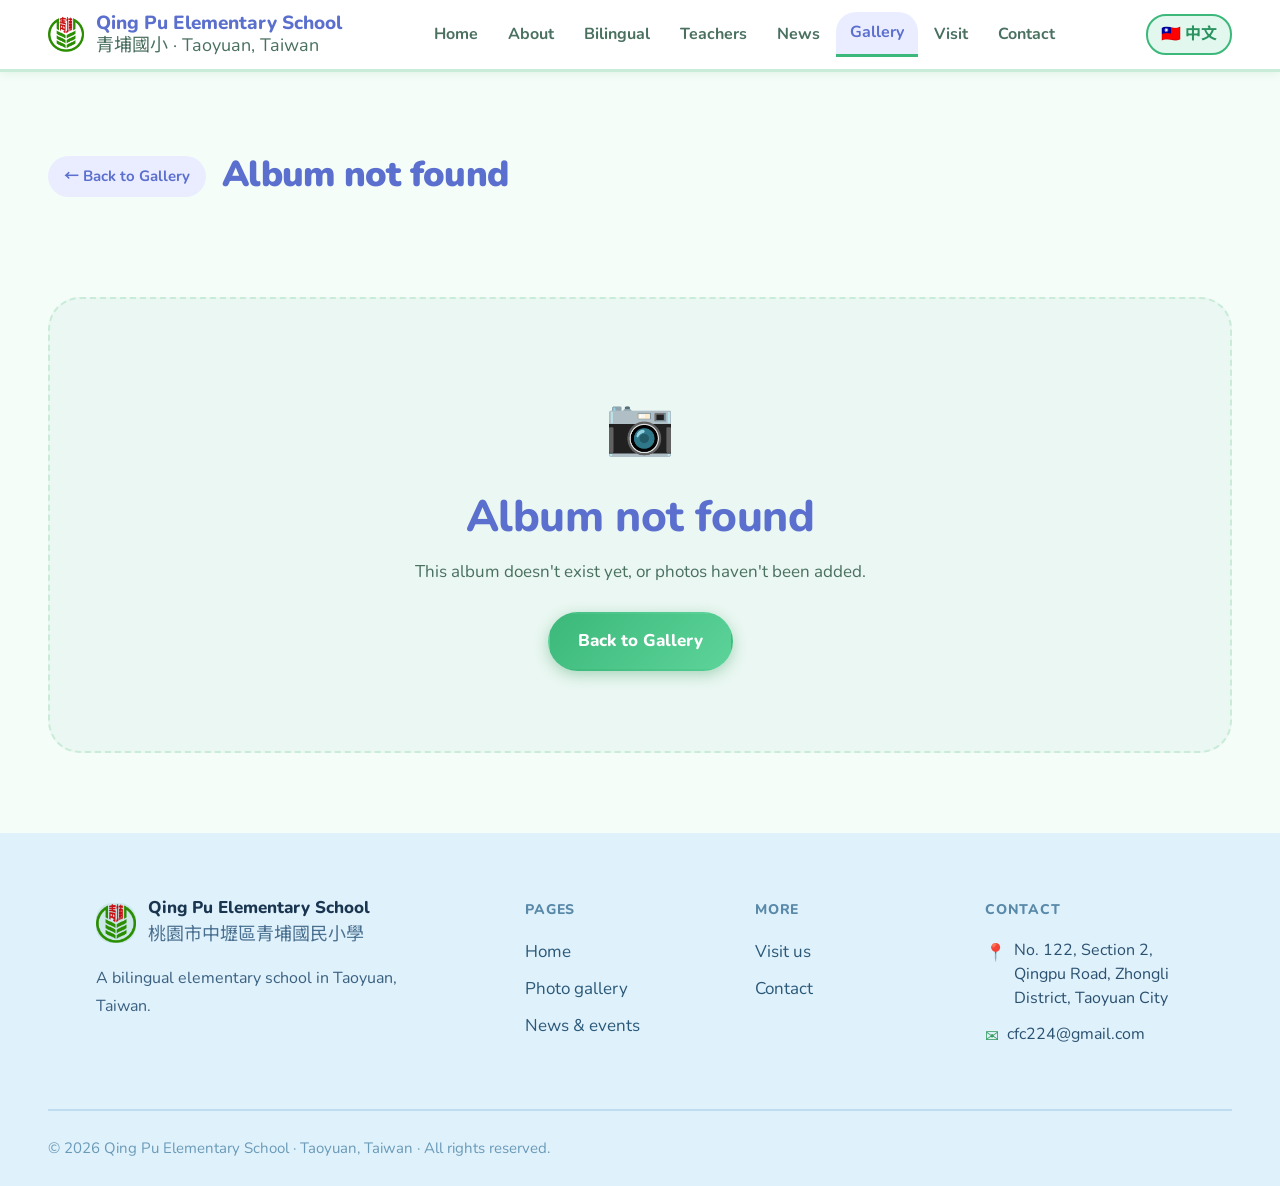
<file: gallery-album.html>
<!DOCTYPE html>
<html lang="en">
<head>
  <meta charset="UTF-8">
  <meta name="viewport" content="width=device-width, initial-scale=1.0">
  <title>Album — Qing Pu Elementary School Gallery</title>
  <link rel="stylesheet" href="css/style.css">
  <link rel="stylesheet" href="css/pages/about.css">
  <link rel="stylesheet" href="css/pages/gallery.css">
  <link rel="stylesheet" href="css/playful-theme.css">
  <style>
    /* ── Album viewer page ── */
    .album-header {
      display: flex;
      align-items: center;
      gap: var(--sp-4);
      margin-bottom: var(--sp-6);
      flex-wrap: wrap;
    }
    .album-back {
      display: inline-flex;
      align-items: center;
      gap: 6px;
      font-size: 15px;
      font-weight: 700;
      color: var(--navy);
      text-decoration: none;
      background: var(--navy-light);
      padding: 8px 16px;
      border-radius: 50px;
      transition: background 0.15s, transform 0.15s;
      flex-shrink: 0;
    }
    .album-back:hover { background: var(--sky-light); transform: translateX(-3px); }

    .album-title-block { flex: 1; }
    .album-title-block h1 { font-size: clamp(24px, 4vw, 36px); margin-bottom: 4px; }
    .album-title-block p  { font-size: 15px; color: var(--text-muted); margin: 0; }

    /* ── Photo grid ── */
    .photo-grid {
      display: grid;
      grid-template-columns: repeat(auto-fill, minmax(260px, 1fr));
      gap: var(--sp-4);
      margin-bottom: var(--sp-8);
    }

    .photo-thumb {
      border-radius: var(--radius-md);
      overflow: hidden;
      aspect-ratio: 4/3;
      cursor: pointer;
      position: relative;
      background: var(--navy-light);
      border: 2.5px solid var(--border);
      transition: transform 0.25s cubic-bezier(0.34,1.56,0.64,1), box-shadow 0.2s ease, border-color 0.2s;
    }
    .photo-thumb:hover {
      transform: scale(1.04) rotate(-0.5deg);
      box-shadow: 0 8px 24px rgba(91,111,206,0.20);
      border-color: var(--sky);
    }
    .photo-thumb img {
      width: 100%; height: 100%; object-fit: cover; display: block;
    }
    .photo-thumb__placeholder {
      width: 100%; height: 100%;
      display: flex; flex-direction: column;
      align-items: center; justify-content: center;
      gap: var(--sp-2);
    }
    .photo-thumb__placeholder span { font-size: 44px; line-height: 1; }
    .photo-thumb__placeholder p { font-size: 13px; color: var(--text-muted); text-align: center; margin: 0; }
    .photo-thumb__overlay {
      position: absolute; inset: 0;
      background: linear-gradient(to top, rgba(30,50,100,0.70) 0%, transparent 55%);
      opacity: 0; transition: opacity 0.2s;
      display: flex; align-items: flex-end;
      padding: var(--sp-3);
    }
    .photo-thumb:hover .photo-thumb__overlay { opacity: 1; }
    .photo-thumb__caption { font-size: 13px; font-weight: 600; color: #fff; line-height: 1.4; }

    /* ── Lightbox viewer ── */
    .viewer {
      position: fixed; inset: 0; z-index: 300;
      background: rgba(8,18,40,0.96);
      display: flex; flex-direction: column;
      align-items: center; justify-content: center;
    }
    .viewer[hidden] { display: none; }

    .viewer__close {
      position: absolute; top: var(--sp-5); right: var(--sp-5);
      width: 44px; height: 44px; border-radius: 50%;
      background: rgba(255,255,255,0.12); border: 1.5px solid rgba(255,255,255,0.22);
      color: #fff; font-size: 20px; cursor: pointer;
      display: flex; align-items: center; justify-content: center;
      transition: background 0.15s, transform 0.15s;
    }
    .viewer__close:hover { background: rgba(255,255,255,0.25); transform: scale(1.1) rotate(90deg); }

    .viewer__image-area {
      position: relative;
      display: flex; align-items: center; justify-content: center;
      width: 100%; max-height: 75vh;
      padding: 0 80px;
      box-sizing: border-box;
    }

    .viewer__img {
      max-width: 100%; max-height: 75vh;
      border-radius: var(--radius-lg);
      object-fit: contain;
      box-shadow: 0 16px 60px rgba(0,0,0,0.7);
      display: block;
      animation: photoIn 0.28s cubic-bezier(0.34,1.56,0.64,1) both;
    }

    @keyframes photoIn {
      from { opacity: 0; transform: scale(0.92); }
      to   { opacity: 1; transform: scale(1); }
    }

    .viewer__placeholder {
      width: 360px; max-width: 80vw; height: 260px;
      background: rgba(255,255,255,0.06);
      border: 2px solid rgba(255,255,255,0.12);
      border-radius: var(--radius-lg);
      display: flex; flex-direction: column;
      align-items: center; justify-content: center;
      gap: var(--sp-3);
    }
    .viewer__placeholder-emoji { font-size: 72px; }
    .viewer__placeholder p { font-size: 16px; color: rgba(255,255,255,0.55); margin: 0; }

    /* Prev / Next buttons */
    .viewer__nav {
      position: absolute; top: 50%; transform: translateY(-50%);
      width: 52px; height: 52px; border-radius: 50%;
      background: rgba(255,255,255,0.12); border: 1.5px solid rgba(255,255,255,0.20);
      color: #fff; font-size: 26px; cursor: pointer;
      display: flex; align-items: center; justify-content: center;
      transition: background 0.15s, transform 0.15s;
      font-family: inherit;
    }
    .viewer__nav:hover { background: rgba(255,255,255,0.25); }
    .viewer__nav--prev { left: 16px; }
    .viewer__nav--next { right: 16px; }
    .viewer__nav:active { transform: translateY(-50%) scale(0.9); }
    .viewer__nav:disabled { opacity: 0.25; cursor: not-allowed; }

    /* Caption + counter */
    .viewer__caption {
      margin-top: var(--sp-4);
      text-align: center;
      color: rgba(255,255,255,0.80);
      font-size: 16px;
      max-width: 600px;
      padding: 0 var(--sp-5);
      line-height: 1.5;
    }
    .viewer__counter {
      margin-top: var(--sp-2);
      font-size: 14px;
      color: rgba(255,255,255,0.40);
    }

    /* Keyboard hint */
    .viewer__hint {
      position: absolute; bottom: var(--sp-5); left: 50%; transform: translateX(-50%);
      font-size: 13px; color: rgba(255,255,255,0.28);
    }

    /* Dot strip */
    .viewer__dots {
      display: flex; gap: 6px; margin-top: var(--sp-3); flex-wrap: wrap; justify-content: center;
      max-width: 400px;
    }
    .viewer__dot {
      width: 8px; height: 8px; border-radius: 50%;
      background: rgba(255,255,255,0.25);
      cursor: pointer; border: none; padding: 0;
      transition: background 0.15s, transform 0.15s;
    }
    .viewer__dot.active { background: #fff; transform: scale(1.3); }

    /* Empty state */
    .album-empty {
      text-align: center; padding: var(--sp-9);
      background: var(--bg-white);
      border: 2px dashed var(--border);
      border-radius: var(--radius-xl);
    }
    .album-empty h2 { color: var(--navy); margin-bottom: var(--sp-3); }
    .album-empty p  { color: var(--text-muted); margin-bottom: var(--sp-5); }
  </style>
</head>
<body>

  <a class="skip-link" href="#main">Skip to main content</a>

  <!-- ── NAVBAR ── -->
  <nav class="navbar" aria-label="Main navigation">
    <div class="container navbar__inner">
      <a href="index.html" class="navbar__logo" aria-label="Qing Pu Elementary School — home">
        <div class="navbar__logo-img" aria-hidden="true"><img src="images/History/logo.png" alt=""></div>
        <div class="navbar__logo-text">
          <span class="navbar__name">Qing Pu Elementary School</span>
          <span class="navbar__sub">青埔國小 · Taoyuan, Taiwan</span>
        </div>
      </a>
      <ul class="navbar__links" role="list">
        <li><a href="index.html">Home</a></li>
        <li><a href="about.html">About</a></li>
        <li><a href="bilingual.html">Bilingual</a></li>
        <li><a href="teachers.html">Teachers</a></li>
        <li><a href="news.html">News</a></li>
        <li><a href="gallery.html" class="active">Gallery</a></li>
        <li><a href="visit.html">Visit</a></li>
        <li><a href="contact.html">Contact</a></li>
      </ul>
      <a href="https://www.cpps.tyc.edu.tw" target="_blank" rel="noopener" class="navbar__lang">🇹🇼 中文</a>
      <button class="navbar__toggle" aria-label="Open navigation menu" aria-expanded="false" aria-controls="mobile-menu">
        <span></span><span></span><span></span>
      </button>
    </div>
    <div class="navbar__mobile" id="mobile-menu">
      <a href="index.html">Home</a>
      <a href="about.html">About</a>
      <a href="bilingual.html">Bilingual education</a>
      <a href="teachers.html">Bilingual teachers</a>
      <a href="news.html">News</a>
      <a href="gallery.html">Gallery</a>
      <a href="visit.html">Visit us</a>
      <a href="contact.html">Contact</a>
    </div>
  </nav>

  <main id="main">
    <section class="section">
      <div class="container">

        <!-- Back + title -->
        <div class="album-header">
          <a href="gallery.html" class="album-back">← Back to Gallery</a>
          <div class="album-title-block">
            <h1 id="album-title">Loading album…</h1>
            <p id="album-meta"></p>
          </div>
        </div>

        <!-- Photo grid (thumbnails) -->
        <div class="photo-grid" id="photo-grid"></div>

        <!-- Empty state -->
        <div class="album-empty" id="album-empty" hidden>
          <div style="font-size:56px;margin-bottom:16px">📷</div>
          <h2>Album not found</h2>
          <p>This album doesn't exist yet, or photos haven't been added.</p>
          <a href="gallery.html" class="btn btn-primary">Back to Gallery</a>
        </div>

      </div>
    </section>
  </main>

  <!-- ── LIGHTBOX VIEWER ── -->
  <div class="viewer" id="viewer" hidden role="dialog" aria-modal="true" aria-label="Photo viewer">
    <button class="viewer__close" id="viewer-close" aria-label="Close viewer">✕</button>

    <div class="viewer__image-area">
      <button class="viewer__nav viewer__nav--prev" id="viewer-prev" aria-label="Previous photo">‹</button>
      <div id="viewer-img-wrap"></div>
      <button class="viewer__nav viewer__nav--next" id="viewer-next" aria-label="Next photo">›</button>
    </div>

    <div class="viewer__caption" id="viewer-caption"></div>
    <div class="viewer__counter" id="viewer-counter"></div>
    <div class="viewer__dots"   id="viewer-dots"></div>
    <div class="viewer__hint">← → arrow keys to navigate · Esc to close</div>
  </div>

  <!-- ── FOOTER ── -->
  <footer class="footer" role="contentinfo">
    <div class="container">
      <div class="footer__grid">
        <div class="footer__brand">
          <div class="footer__logo">
            <div class="footer__logo-box" aria-hidden="true"><img src="images/History/logo.png" alt=""></div>
            <div>
              <div class="footer__school-name">Qing Pu Elementary School</div>
              <div class="footer__school-zh">桃園市中壢區青埔國民小學</div>
            </div>
          </div>
          <p class="footer__desc">A bilingual elementary school in Taoyuan, Taiwan.</p>
        </div>
        <div>
          <p class="footer__col-title">Pages</p>
          <ul class="footer__links">
            <li><a href="index.html">Home</a></li>
            <li><a href="gallery.html">Photo gallery</a></li>
            <li><a href="news.html">News &amp; events</a></li>
          </ul>
        </div>
        <div>
          <p class="footer__col-title">More</p>
          <ul class="footer__links">
            <li><a href="visit.html">Visit us</a></li>
            <li><a href="contact.html">Contact</a></li>
          </ul>
        </div>
        <div>
          <p class="footer__col-title">Contact</p>
          <div class="footer__contact-item"><span class="footer__contact-icon">📍</span><span>No. 122, Section 2, Qingpu Road, Zhongli District, Taoyuan City</span></div>
          <div class="footer__contact-item"><span class="footer__contact-icon">✉️</span><span>cfc224@gmail.com</span></div>
        </div>
      </div>
      <div class="footer__bottom">
        <p class="footer__copy">© 2026 Qing Pu Elementary School · Taoyuan, Taiwan · All rights reserved.</p>
      </div>
    </div>
  </footer>

  <script src="js/main.js"></script>
  <script>
  /* ============================================================
     ALBUM DATA
     Add real image paths to the `photos` arrays when available.
     Each photo: { src, caption, emoji (fallback if no real img) }
     ============================================================ */
  const ALBUMS = {
    'campus-old': {
      title: 'Old Building',
      category: 'Campus',
      date: 'Before 2018',
      photos: [
        { src: 'images/History/old1.JPG', caption: '' },
        { src: 'images/History/old2.JPG', caption: '' },
        { src: 'images/History/old3.JPG', caption: '' },
      ]
    },
    'campus-construction': {
      title: 'Construction',
      category: 'Campus',
      date: '2016–2018',
      photos: [
        { src: 'images/History/con4.JPG', caption: '' },
        { src: 'images/History/con5.JPG', caption: '' },
        { src: 'images/History/con2.jpg', caption: '' },
        { src: 'images/History/con3.JPG', caption: '' },
        { src: 'images/History/con9.JPG', caption: '' },
        { src: 'images/History/con6.jpeg', caption: '' },
        { src: 'images/History/con7.jpeg', caption: '' },
        { src: 'images/History/con8.jpeg', caption: '' },
      ]
    },
    'campus-new': {
      title: 'New Building',
      category: 'Campus',
      date: '2018–Present',
      photos: [
        { src: 'images/History/new1.JPG', caption: '' },
        { src: 'images/History/new2.JPG', caption: '' },
        { src: 'images/History/new3.JPG', caption: '' },
        { src: 'images/History/new4.JPG', caption: '' },
        { src: 'images/History/new5.JPG', caption: '' },
      ]
    },
    'campus-library': {
      title: 'Library',
      category: 'Campus',
      date: '',
      photos: [
        { src: 'images/Campus/library1.jpg', caption: '' }, 
        { src: 'images/Campus/library2.jpg', caption: '' },
        { src: 'images/Campus/library3.jpg', caption: '' },
        { src: 'images/Campus/library4.jpg', caption: '' },
        { src: 'images/Campus/library5.jpg', caption: '' },
        { src: 'images/Campus/library6.jpg', caption: '' },
        { src: 'images/Campus/library7.jpg', caption: '' },
        { src: 'images/Campus/library8.JPG', caption: '' },
        { src: 'images/Campus/library9.JPG', caption: '' },
        { src: 'images/Campus/library10.JPG', caption: '' },
        { src: 'images/Campus/library11.JPG', caption: '' },
      ]
    },
    'bilingual-baking': {
      title: 'Science Lessons',
      category: 'Bilingual',
      date: '2025',
      photos: [
        { src: 'images/2025baking/baking1.jpg', caption: ''},
        { src: 'images/2025baking/baking2.jpg', caption: ''},
        { src: 'images/2025baking/baking3.jpg', caption: ''},
        { src: 'images/2025baking/baking4.jpg', caption: ''},
        { src: 'images/2025baking/baking5.jpg', caption: ''},
        { src: 'images/2025baking/baking6.jpg', caption: ''},
        { src: 'images/2025baking/baking7.jpg', caption: ''},
        { src: 'images/2025baking/baking8.jpg', caption: ''},
        { src: 'images/2025baking/baking9.jpg', caption: ''},
        { src: 'images/2025baking/baking10.jpg', caption: ''},
        { src: 'images/2025baking/baking11.jpg', caption: ''},
        { src: 'images/2025baking/baking12.jpg', caption: ''},
        { src: 'images/2025baking/baking13.jpg', caption: ''},
        { src: 'images/2025baking/baking14.jpg', caption: ''},
      ]
    },
    'bilingual-penpal': {
      title: 'Pen pal',
      category: 'Bilingual',
      date: '2026',
      photos: [
        { src: 'images/2026IE/penpal1.jpeg', caption: '' },
        { src: 'images/2026IE/penpal2.jpg', caption: '' },
        { src: 'images/2026IE/penpal3.jpg', caption: '' },
        { src: 'images/2026IE/penpal4.jpeg', caption: '' },
        { src: 'images/2026IE/penpal5.jpeg', caption: '' },
        { src: 'images/2026IE/penpal6.jpeg', caption: '' },
        { src: 'images/2026IE/penpal7.jpeg', caption: '' },
      ]
    },
    'events-halloween': {
      title: 'Halloween 2025',
      category: 'Events',
      date: 'October 2025',
      photos: [
        { src: 'images/2025halloween/halloween7.JPG', caption: 'Students in costume parade', emoji: '🎃' },
        { src: 'images/2025halloween/halloween1.JPG', caption: 'Students in costume parade', emoji: '🎃' },
        { src: 'images/2025halloween/halloween2.JPG', caption: 'Students in costume parade', emoji: '🎃' },
        { src: 'images/2025halloween/halloween5.JPG', caption: 'Students in costume parade', emoji: '🎃' },
        { src: 'images/2025halloween/halloween8.JPG', caption: 'Students in costume parade', emoji: '🎃' },
        { src: 'images/2025halloween/halloween9.JPG', caption: 'Students in costume parade', emoji: '🎃' },
        { src: 'images/2025halloween/halloween10.JPG', caption: 'Students in costume parade', emoji: '🎃' },
        { src: 'images/2025halloween/halloween11.JPG', caption: 'Students in costume parade', emoji: '🎃' },
        { src: 'images/2025halloween/halloween12.JPG', caption: 'Students in costume parade', emoji: '🎃' },
        { src: 'images/2025halloween/halloween6.JPG', caption: 'Teachers in costume parade', emoji: '🎃' },
        { src: 'images/2025halloween/halloween3.JPG', caption: 'Halloween games', emoji: '🎃' },
        { src: 'images/2025halloween/halloween4.JPG', caption: 'Halloween games', emoji: '🎃' },
      ]
    },
    'events-parentday': {
      title: 'Parent Day 2025',
      category: 'Events',
      date: '2025',
      photos: [
        { src: 'images/Parent day/parentday1.JPG', caption: '' },
        { src: 'images/Parent day/parentday2.jpeg', caption: '' },
        { src: 'images/Parent day/parentday3.JPG', caption: '' },
        { src: 'images/Parent day/parentday4.JPG', caption: '' },
        { src: 'images/Parent day/parentday5.JPG', caption: '' },
        { src: 'images/Parent day/parentday6.JPG', caption: '' },
        { src: 'images/Parent day/parentday7.JPG', caption: '' },
        { src: 'images/Parent day/parentday8.Jpg', caption: '' },
        { src: 'images/Parent day/parentday9.Jpg', caption: '' },
       { src: 'images/Parent day/parentday1.JPG', caption: '' },
      ]
    },
    'events-christmas': {
      title: 'Christmas 2025',
      category: 'Events',
      date: 'December 2025',
      photos: [
        { src: 'images/2025christmas/christmas7.jpeg', caption: '2025 Christmas performance on stage', emoji: '🎄' },
        { src: 'images/2025christmas/christmas3.jpeg', caption: 'Christmas decorations', emoji: '⭐' },
        { src: 'images/2025christmas/christmas8.jpeg', caption: 'Christmas photo booth', emoji: '⭐' },
        { src: 'images/2025christmas/christmas5.jpeg', caption: 'Santa visit — Surprise gift activity', emoji: '🎅' },
        { src: 'images/2025christmas/christmas6.jpeg', caption: 'Santa visit — Surprise gift activity', emoji: '🎅' },
        { src: 'images/2025christmas/christmas9.jpeg', caption: 'Santa visit — Christmas activity', emoji: '🎅' },
        { src: 'images/2025christmas/christmas10.jpeg', caption: 'Santa visit — Christmas activity', emoji: '🎅' },
        { src: 'images/2025christmas/christmas11.jpeg', caption: 'Santa visit — Christmas activity', emoji: '🎅' },
        { src: 'images/2025christmas/christmas12.jpeg', caption: 'Santa visit — Christmas activity', emoji: '🎅' },
        { src: 'images/2025christmas/christmas13.jpeg', caption: 'Santa visit — Christmas activity', emoji: '🎅' },
        { src: 'images/2025christmas/christmas1.jpg', caption: 'Santa visit', emoji: '🎅' },
        { src: 'images/2025christmas/christmas2.jpg', caption: 'Santa visit', emoji: '🎅' },
      ]
    },
    'events-openclass': {
      title: 'Open Class 2025',
      category: 'Events',
      date: '2025',
      photos: [
        { src: '', caption: '2025 雙語學校公開觀議課 — teachers observing bilingual lesson', emoji: '🌍' },
        { src: '', caption: 'Post-lesson discussion among visiting educators', emoji: '💬' },
        { src: '', caption: 'Students presenting group work in English', emoji: '📋' },
        { src: '', caption: 'Principal welcoming visiting school delegation', emoji: '🤝' },
      ]
    },
    'events-exchange': {
      title: 'International Exchange 2026',
      category: 'Events',
      date: '2026',
      photos: [
        { src: 'images/2026IE/exchange1.JPG', caption: 'Group photo at school entrance with exchange students' },
        { src: 'images/2026IE/exchange2.JPG', caption: 'Joint class activity with visiting American students' },
        { src: 'images/2026IE/exchange3.JPG', caption: 'Group photo at classroom' },
        { src: 'images/2026IE/exchange4.JPG', caption: '2026 International Exchange— welcome ceremony' },
        { src: 'images/2026IE/exchange5.JPG', caption: '2026 International Exchange— sport activity' },
        { src: 'images/2026IE/exchange6.JPG', caption: 'Group photo at gymnasium' },
        { src: 'images/2026IE/exchange7.JPG', caption: '2026 International Exchange' },
        { src: 'images/2026IE/exchange8.JPG', caption: '2026 International Exchange— group photo' },
      ]
    },
    'events-graduation': {
      title: 'Graduation Ceremony 2026',
      category: 'Events',
      date: 'June 2026',
      photos: [
        { src: 'images/2026graduation/graduation1.JPG', caption: 'Grade 6 graduation ceremony — Class of 2026'},
        { src: 'images/2026graduation/graduation2.JPG', caption: 'Grade 6 graduation ceremony — Class of 2026'},
        { src: 'images/2026graduation/graduation3.JPG', caption: 'Grade 6 graduation ceremony — Class of 2026'},
        { src: 'images/2026graduation/graduation4.JPG', caption: 'Grade 6 graduation ceremony — Class of 2026'},
        { src: 'images/2026graduation/graduation5.JPG', caption: 'Grade 6 graduation ceremony — Class of 2026'},
        { src: 'images/2026graduation/graduation6.JPG', caption: 'Grade 6 graduation ceremony — Principal speech'},
        { src: 'images/2026graduation/graduation7.JPG', caption: 'Grade 6 graduation ceremony — Class of 2026'},
        { src: 'images/2026graduation/graduation8.JPG', caption: 'Grade 6 graduation ceremony'},
        { src: 'images/2026graduation/graduation9.JPG', caption: 'Grade 6 graduation ceremony'},
      ]
    },
    'sports-day': {
      title: 'Sports Day',
      category: 'Sports',
      date: '2024',
      photos: [
        { src: 'images/PE/Sport day/sport1.JPG', caption: '' },
        { src: 'images/PE/Sport day/sport2.JPG', caption: '' },
        { src: 'images/PE/Sport day/sport3.JPG', caption: '' },
        { src: 'images/PE/Sport day/sport4.JPG', caption: '' },
        { src: 'images/PE/Sport day/sport5.JPG', caption: '' },
        { src: 'images/PE/Sport day/sport6.JPG', caption: '' },
        { src: 'images/PE/Sport day/sport7.JPG', caption: '' },
        { src: 'images/PE/Sport day/sport8.JPG', caption: '' },
      ]
    },
    'jump-rope': {
      title: 'Sports Day',
      category: 'Sports',
      date: '2026',
      photos: [
        { src: 'images/PE/jump1.JPG', caption: '' },
        { src: 'images/PE/jump2.JPG', caption: '' },
        { src: 'images/PE/jump3.JPG', caption: '' },
        { src: 'images/PE/jump4.jpeg', caption: '' },
      ]
    },
    'sports-pe': {
      title: 'PE',
      category: 'Sports',
      date: '2025–2026',
      photos: [
        { src: 'images/PE/pe1.JPG', caption: '' },
        { src: 'images/PE/pe2.JPG', caption: '' },
        { src: 'images/PE/pe3.jpg', caption: '' },
        { src: 'images/PE/pe4.JPG', caption: '' },
        { src: 'images/PE/pe5.JPG', caption: '' },
        { src: 'images/PE/pe6.JPG', caption: '' },
        { src: 'images/PE/pe7.JPG', caption: '' },
        { src: 'images/PE/pe8.JPG', caption: '' },
        { src: 'images/PE/pe9.JPG', caption: '' },
      ]
    },
    'trip-mrt': {
      title: 'Airport MRT Adventure',
      category: 'Field trip',
      date: '2026',
      photos: [
        { src: 'images/2026IE/mrt1.jpeg', caption: '' },
        { src: 'images/2026IE/mrt2.jpeg', caption: '' },
      ]
    },
    'trip-busstation': {
      title: 'Bus Station Adventure',
      category: 'Field trip',
      date: '2026',
      photos: [
        { src: 'images/2026IE/bus1.jpeg', caption: '' },  
      ] 
    },
    'trip-supermarket': {
      title: 'Shopping Adventure',
      category: 'Field trip',
      date: '2026',
      photos: [
        { src: 'images/2026IE/shopping1.jpeg', caption: '' },
        { src: 'images/2026IE/shopping1.jpeg', caption: '' },  
      ] 
    },
  };

  /* ── Init ── */
  const params  = new URLSearchParams(location.search);
  const albumId = params.get('album') || '';
  const album   = ALBUMS[albumId];

  const photoGrid  = document.getElementById('photo-grid');
  const albumTitle = document.getElementById('album-title');
  const albumMeta  = document.getElementById('album-meta');
  const albumEmpty = document.getElementById('album-empty');
  const viewer     = document.getElementById('viewer');
  const viewerImgWrap = document.getElementById('viewer-img-wrap');
  const viewerCaption = document.getElementById('viewer-caption');
  const viewerCounter = document.getElementById('viewer-counter');
  const viewerDots    = document.getElementById('viewer-dots');
  const viewerPrev    = document.getElementById('viewer-prev');
  const viewerNext    = document.getElementById('viewer-next');

  let currentIndex = 0;
  let photos = [];

  if (!album) {
    albumTitle.textContent = 'Album not found';
    albumEmpty.hidden = false;
  } else {
    document.title = `${album.title} — Gallery — Qing Pu Elementary School`;
    albumTitle.textContent = `${album.title}`;
    albumMeta.textContent  = `${album.category} · ${album.date} · ${album.photos.length} photos`;
    photos = album.photos;

    // Build breadcrumb
    const breadcrumb = document.querySelector('.breadcrumb');
    if (breadcrumb) {
      breadcrumb.innerHTML = `
        <a href="index.html">Home</a>
        <span aria-hidden="true">›</span>
        <a href="gallery.html">Gallery</a>
        <span aria-hidden="true">›</span>
        <span aria-current="page">${album.title}</span>
      `;
    }

    // Render thumbnails
    photos.forEach((photo, i) => {
      const thumb = document.createElement('div');
      thumb.className = 'photo-thumb';
      thumb.tabIndex = 0;
      thumb.setAttribute('role', 'button');
      thumb.setAttribute('aria-label', `Open photo ${i+1}: ${photo.caption}`);

      if (photo.src) {
        thumb.innerHTML = `
          <img src="${photo.src}" alt="${photo.caption}" loading="lazy">
          <div class="photo-thumb__overlay"><span class="photo-thumb__caption">${photo.caption}</span></div>
        `;
      } else {
        thumb.innerHTML = `
          <div class="photo-thumb__placeholder">
            <span>${photo.emoji}</span>
            <p>${photo.caption}</p>
          </div>
          <div class="photo-thumb__overlay"><span class="photo-thumb__caption">${photo.caption}</span></div>
        `;
      }

      thumb.addEventListener('click', () => openViewer(i));
      thumb.addEventListener('keydown', e => { if (e.key === 'Enter' || e.key === ' ') { e.preventDefault(); openViewer(i); } });
      photoGrid.appendChild(thumb);
    });

    // Build viewer dots
    photos.forEach((_, i) => {
      const dot = document.createElement('button');
      dot.className = 'viewer__dot';
      dot.setAttribute('aria-label', `Go to photo ${i+1}`);
      dot.addEventListener('click', () => goTo(i));
      viewerDots.appendChild(dot);
    });
  }

  /* ── Viewer logic ── */
  function openViewer(index) {
    currentIndex = index;
    viewer.hidden = false;
    document.body.style.overflow = 'hidden';
    renderViewer();
    viewer.focus();
  }

  function closeViewer() {
    viewer.hidden = true;
    document.body.style.overflow = '';
  }

  function goTo(index) {
    currentIndex = Math.max(0, Math.min(index, photos.length - 1));
    renderViewer();
  }

  function renderViewer() {
    const photo = photos[currentIndex];

    // Image or placeholder
    if (photo.src) {
      viewerImgWrap.innerHTML = `<img class="viewer__img" src="${photo.src}" alt="${photo.caption}">`;
    } else {
      viewerImgWrap.innerHTML = `
        <div class="viewer__placeholder">
          <div class="viewer__placeholder-emoji">${photo.emoji}</div>
          <p>${photo.caption}</p>
        </div>`;
    }

    viewerCaption.textContent = photo.caption;
    viewerCounter.textContent = `${currentIndex + 1} / ${photos.length}`;

    // Update dots
    document.querySelectorAll('.viewer__dot').forEach((dot, i) => {
      dot.classList.toggle('active', i === currentIndex);
    });

    // Update nav buttons
    viewerPrev.disabled = currentIndex === 0;
    viewerNext.disabled = currentIndex === photos.length - 1;
  }

  /* ── Events ── */
  document.getElementById('viewer-close').addEventListener('click', closeViewer);
  viewerPrev.addEventListener('click', () => goTo(currentIndex - 1));
  viewerNext.addEventListener('click', () => goTo(currentIndex + 1));

  // Click outside image to close
  viewer.addEventListener('click', e => { if (e.target === viewer) closeViewer(); });

  // Keyboard nav
  document.addEventListener('keydown', e => {
    if (viewer.hidden) return;
    if (e.key === 'ArrowLeft')  goTo(currentIndex - 1);
    if (e.key === 'ArrowRight') goTo(currentIndex + 1);
    if (e.key === 'Escape')     closeViewer();
  });

  // Touch swipe support
  let touchStartX = 0;
  viewer.addEventListener('touchstart', e => { touchStartX = e.touches[0].clientX; }, { passive: true });
  viewer.addEventListener('touchend',   e => {
    const dx = e.changedTouches[0].clientX - touchStartX;
    if (Math.abs(dx) > 50) { dx < 0 ? goTo(currentIndex + 1) : goTo(currentIndex - 1); }
  });
  </script>

</body>
</html>
</file>
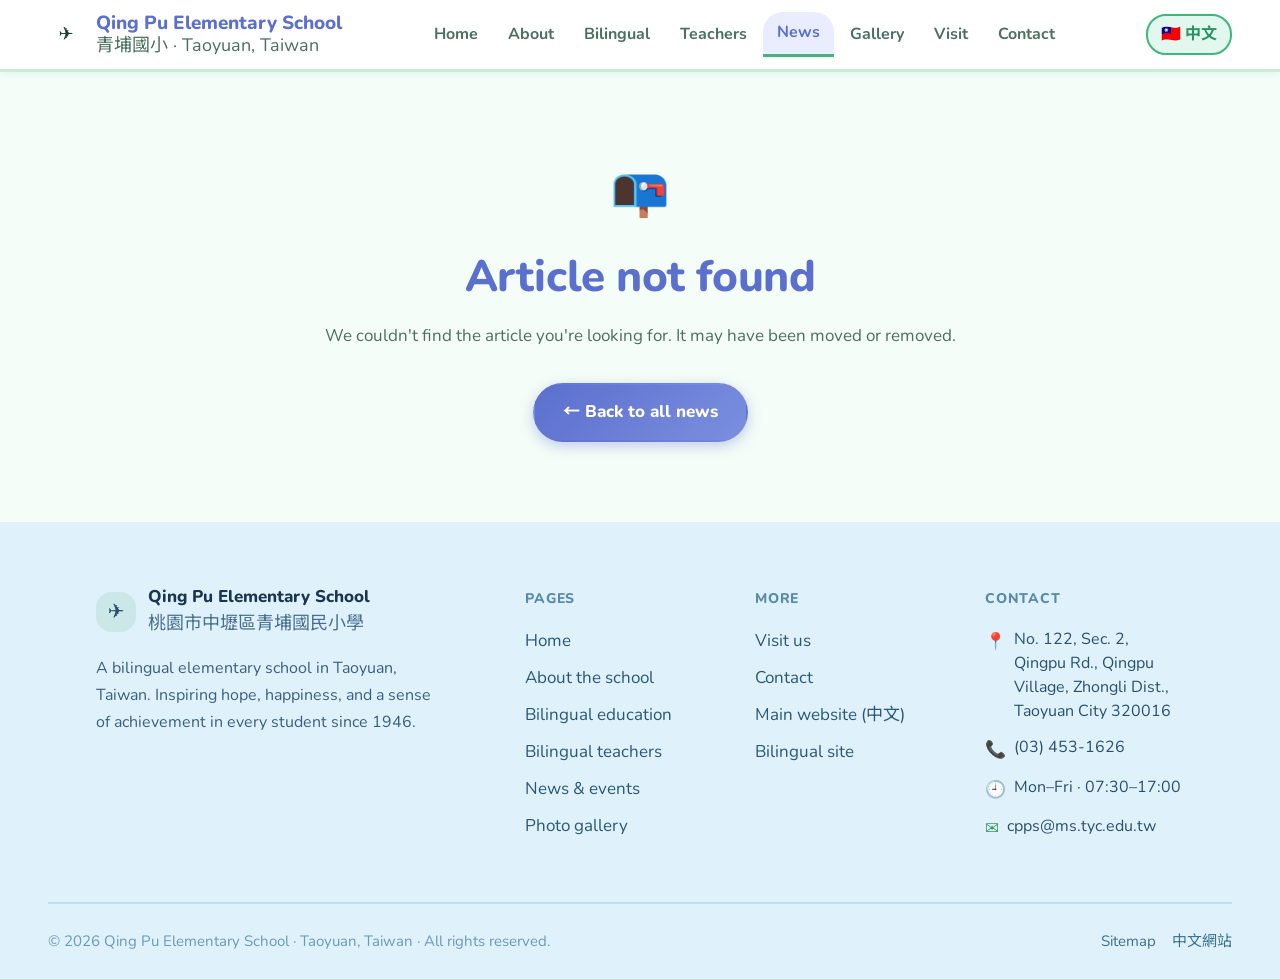
<file: news-article.html>
<!DOCTYPE html>
<html lang="en">
<head>
  <meta charset="UTF-8">
  <meta name="viewport" content="width=device-width, initial-scale=1.0">
  <meta name="description" content="News article from Qing Pu Elementary School.">
  <title id="page-title">Article — Qing Pu Elementary School</title>
  <link rel="stylesheet" href="css/style.css">
  <link rel="stylesheet" href="css/pages/about.css">
  <link rel="stylesheet" href="css/pages/news-article.css">
  <link rel="stylesheet" href="css/playful-theme.css">
</head>
<body>

  <a class="skip-link" href="#main">Skip to main content</a>

  <!-- ── NAVBAR ── -->
  <nav class="navbar" aria-label="Main navigation">
    <div class="container navbar__inner">
      <a href="index.html" class="navbar__logo" aria-label="Qing Pu Elementary School — home">
        <div class="navbar__logo-img" aria-hidden="true">✈️</div>
        <div class="navbar__logo-text">
          <span class="navbar__name">Qing Pu Elementary School</span>
          <span class="navbar__sub">青埔國小 · Taoyuan, Taiwan</span>
        </div>
      </a>
      <ul class="navbar__links" role="list">
        <li><a href="index.html">Home</a></li>
        <li><a href="about.html">About</a></li>
        <li><a href="bilingual.html">Bilingual</a></li>
        <li><a href="teachers.html">Teachers</a></li>
        <li><a href="news.html" class="active">News</a></li>
        <li><a href="gallery.html">Gallery</a></li>
        <li><a href="visit.html">Visit</a></li>
        <li><a href="contact.html">Contact</a></li>
      </ul>
      <a href="https://www.cpps.tyc.edu.tw" target="_blank" rel="noopener" class="navbar__lang">🇹🇼 中文</a>
      <button class="navbar__toggle" aria-label="Open navigation menu" aria-expanded="false" aria-controls="mobile-menu">
        <span></span><span></span><span></span>
      </button>
    </div>
    <div class="navbar__mobile" id="mobile-menu" role="navigation" aria-label="Mobile navigation">
      <a href="index.html">Home</a>
      <a href="about.html">About</a>
      <a href="bilingual.html">Bilingual education</a>
      <a href="teachers.html">Bilingual teachers</a>
      <a href="news.html">News</a>
      <a href="gallery.html">Gallery</a>
      <a href="visit.html">Visit us</a>
      <a href="contact.html">Contact</a>
      <div class="navbar__mobile-lang">
        <a href="https://www.cpps.tyc.edu.tw" target="_blank" rel="noopener">🇹🇼 View Chinese website →</a>
      </div>
    </div>
  </nav>


  <main id="main">

    <!-- ── PAGE HERO — breadcrumb only, content fills in by JS ── -->
    <section class="page-hero article-hero" aria-label="Article">
      <div class="container page-hero__inner">
        <nav class="breadcrumb" aria-label="Breadcrumb">
          <a href="index.html">Home</a>
          <span aria-hidden="true">›</span>
          <a href="news.html">News</a>
          <span aria-hidden="true">›</span>
          <span aria-current="page" id="breadcrumb-current">Article</span>
        </nav>
        <div class="article-hero__meta" id="article-meta">
          <!-- badge + date filled in by JS -->
        </div>
        <h1 class="page-hero__title" id="article-title">Loading…</h1>
        <p class="article-hero__sub" id="article-subtitle"></p>
      </div>
      <div class="page-hero__wave" aria-hidden="true">
        <svg viewBox="0 0 1440 60" preserveAspectRatio="none" xmlns="http://www.w3.org/2000/svg">
          <path d="M0,40 C360,80 1080,0 1440,40 L1440,60 L0,60 Z" fill="var(--bg)"/>
        </svg>
      </div>
    </section>


    <!-- ============================================================
         ARTICLE CONTENT — two columns: article + sidebar
         ============================================================ -->
    <section class="section" aria-label="Article content">
      <div class="container article-layout">

        <!-- ── LEFT: article body ── -->
        <article class="article-body" id="article-body">

          <div class="article-hero-img" id="article-hero-img" aria-hidden="true">
            <span id="article-hero-emoji">📰</span>
          </div>

          <div class="article-content" id="article-content">
            <!-- paragraphs filled in by JS -->
          </div>

          <!-- Tags -->
          <div class="article-tags" id="article-tags"></div>

          <!-- Share / back row -->
          <div class="article-actions">
            <a href="news.html" class="btn btn-outline">← Back to all news</a>
          </div>

          <!-- Prev / next navigation -->
          <nav class="article-pager" aria-label="More articles">
            <a href="#" class="article-pager__link article-pager__link--prev" id="article-prev" hidden>
              <span class="article-pager__label">← Previous</span>
              <span class="article-pager__title" id="article-prev-title"></span>
            </a>
            <a href="#" class="article-pager__link article-pager__link--next" id="article-next" hidden>
              <span class="article-pager__label">Next →</span>
              <span class="article-pager__title" id="article-next-title"></span>
            </a>
          </nav>

        </article>


        <!-- ── RIGHT: sidebar ── -->
        <aside class="news-sidebar" aria-label="More from news">

          <div class="sidebar-widget">
            <h3 class="sidebar-widget__title">Related articles</h3>
            <ul class="recent-list" id="related-articles" role="list">
              <!-- filled in by JS -->
            </ul>
          </div>

          <div class="sidebar-widget sidebar-widget--cta">
            <p class="text-sm" style="color:rgba(255,255,255,0.75); margin-bottom: var(--sp-3);">
              Want to read everything in Chinese too?
            </p>
            <a href="https://www.cpps.tyc.edu.tw" target="_blank" rel="noopener" class="btn btn-ghost" style="width:100%; justify-content:center;">
              Visit main school site 🇹🇼
            </a>
          </div>

        </aside>

      </div>
    </section>


    <!-- Fallback shown if no matching article id is found -->
    <section class="section" id="article-not-found" hidden>
      <div class="container text-center">
        <div style="font-size:48px; margin-bottom: var(--sp-4);">📭</div>
        <h2>Article not found</h2>
        <p class="text-muted mt-4" style="margin-bottom: var(--sp-6);">
          We couldn't find the article you're looking for. It may have been moved or removed.
        </p>
        <a href="news.html" class="btn btn-secondary">← Back to all news</a>
      </div>
    </section>

  </main>


  <!-- ── FOOTER ── -->
  <footer class="footer" role="contentinfo">
    <div class="container">
      <div class="footer__grid">
        <div class="footer__brand">
          <div class="footer__logo">
            <div class="footer__logo-box" aria-hidden="true">✈️</div>
            <div>
              <div class="footer__school-name">Qing Pu Elementary School</div>
              <div class="footer__school-zh">桃園市中壢區青埔國民小學</div>
            </div>
          </div>
          <p class="footer__desc">A bilingual elementary school in Taoyuan, Taiwan. Inspiring hope, happiness, and a sense of achievement in every student since 1946.</p>
        </div>
        <div>
          <p class="footer__col-title">Pages</p>
          <ul class="footer__links">
            <li><a href="index.html">Home</a></li>
            <li><a href="about.html">About the school</a></li>
            <li><a href="bilingual.html">Bilingual education</a></li>
            <li><a href="teachers.html">Bilingual teachers</a></li>
            <li><a href="news.html">News &amp; events</a></li>
            <li><a href="gallery.html">Photo gallery</a></li>
          </ul>
        </div>
        <div>
          <p class="footer__col-title">More</p>
          <ul class="footer__links">
            <li><a href="visit.html">Visit us</a></li>
            <li><a href="contact.html">Contact</a></li>
            <li><a href="https://www.cpps.tyc.edu.tw" target="_blank" rel="noopener">Main website (中文)</a></li>
            <li><a href="http://163.30.130.236/bilingual/index.php" target="_blank" rel="noopener">Bilingual site</a></li>
          </ul>
        </div>
        <div>
          <p class="footer__col-title">Contact</p>
          <div class="footer__contact-item">
            <span class="footer__contact-icon" aria-hidden="true">📍</span>
            <span>No. 122, Sec. 2, Qingpu Rd., Qingpu Village, Zhongli Dist., Taoyuan City 320016</span>
          </div>
          <div class="footer__contact-item">
            <span class="footer__contact-icon" aria-hidden="true">📞</span>
            <span>(03) 453-1626</span>
          </div>
          <div class="footer__contact-item">
            <span class="footer__contact-icon" aria-hidden="true">🕘</span>
            <span>Mon–Fri · 07:30–17:00</span>
          </div>
          <div class="footer__contact-item">
            <span class="footer__contact-icon" aria-hidden="true">✉️</span>
            <span>cpps@ms.tyc.edu.tw</span>
          </div>
        </div>
      </div>
      <div class="footer__bottom">
        <p class="footer__copy">© 2026 Qing Pu Elementary School · Taoyuan, Taiwan · All rights reserved.</p>
        <div class="footer__bottom-links">
          <a href="#">Sitemap</a>
          <a href="https://www.cpps.tyc.edu.tw" target="_blank" rel="noopener">中文網站</a>
        </div>
      </div>
    </div>
  </footer>

  <script src="js/main.js"></script>
</body>
</html>
</file>
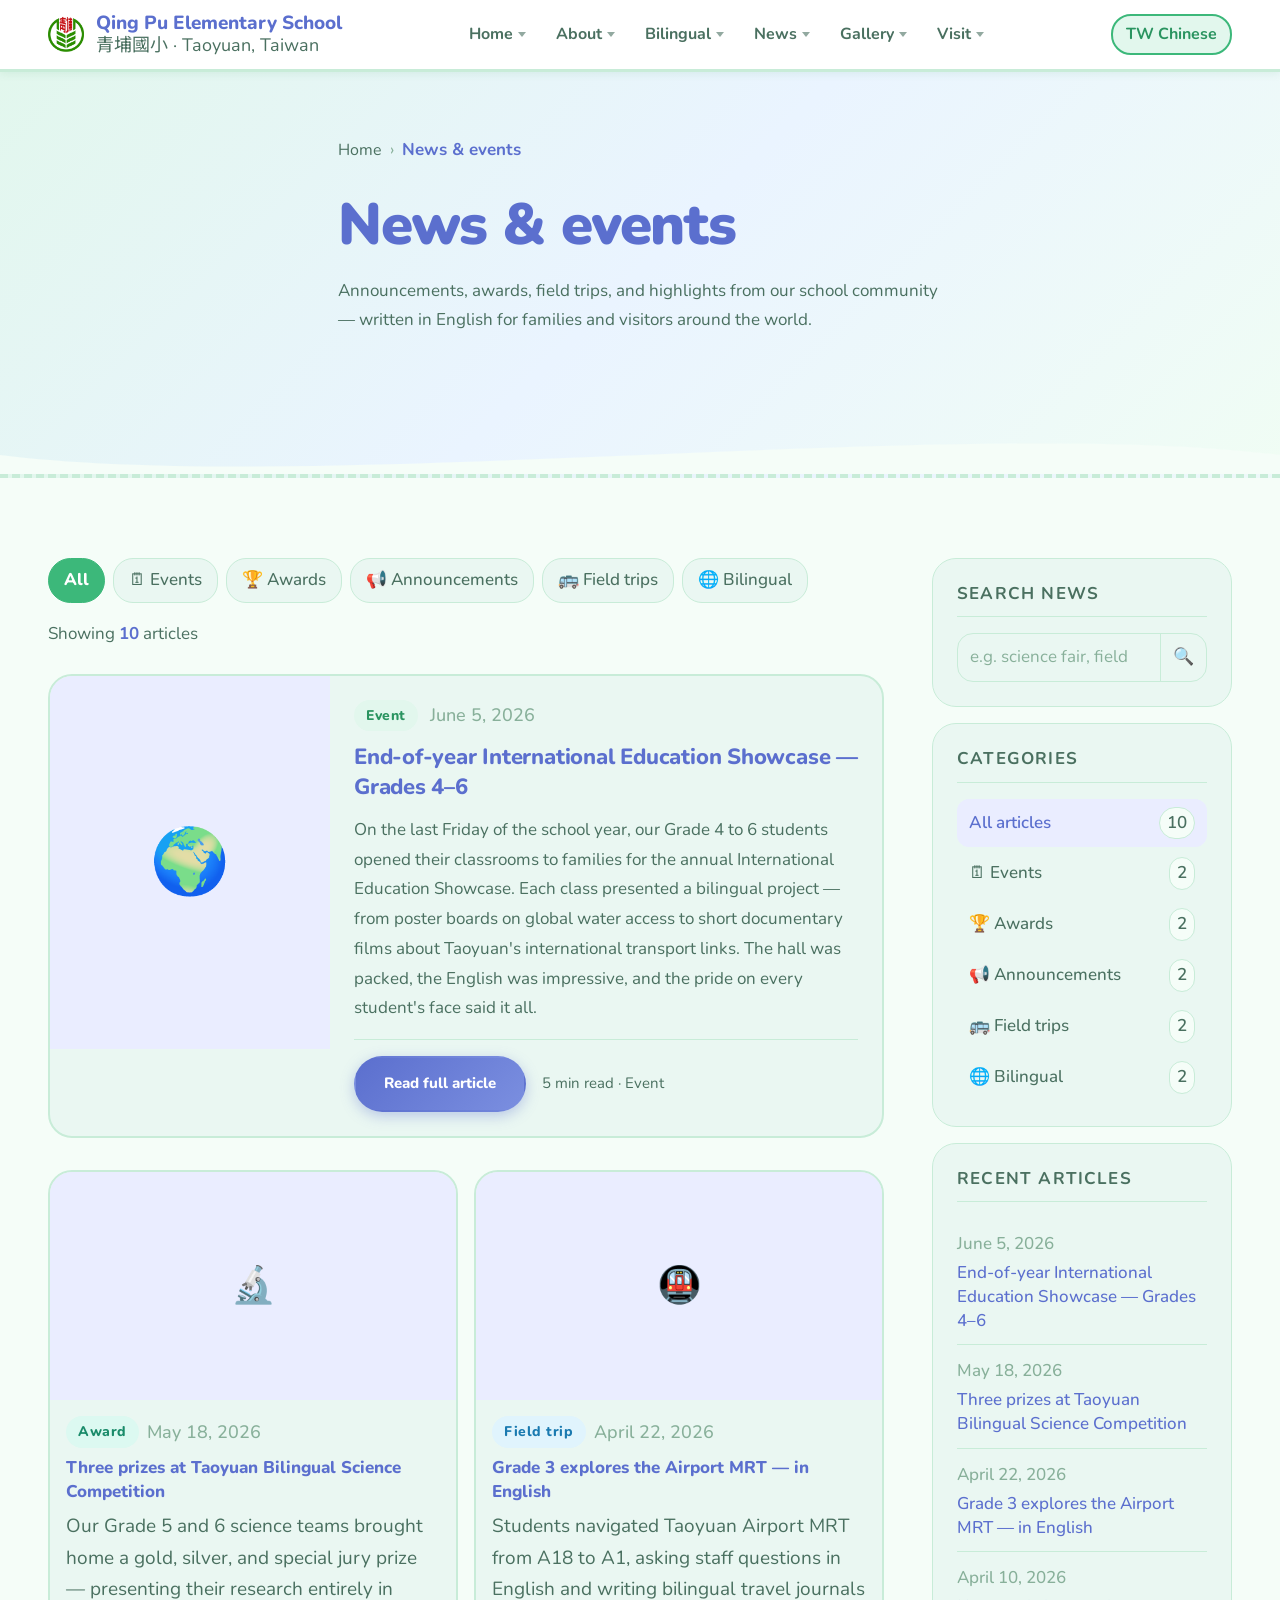
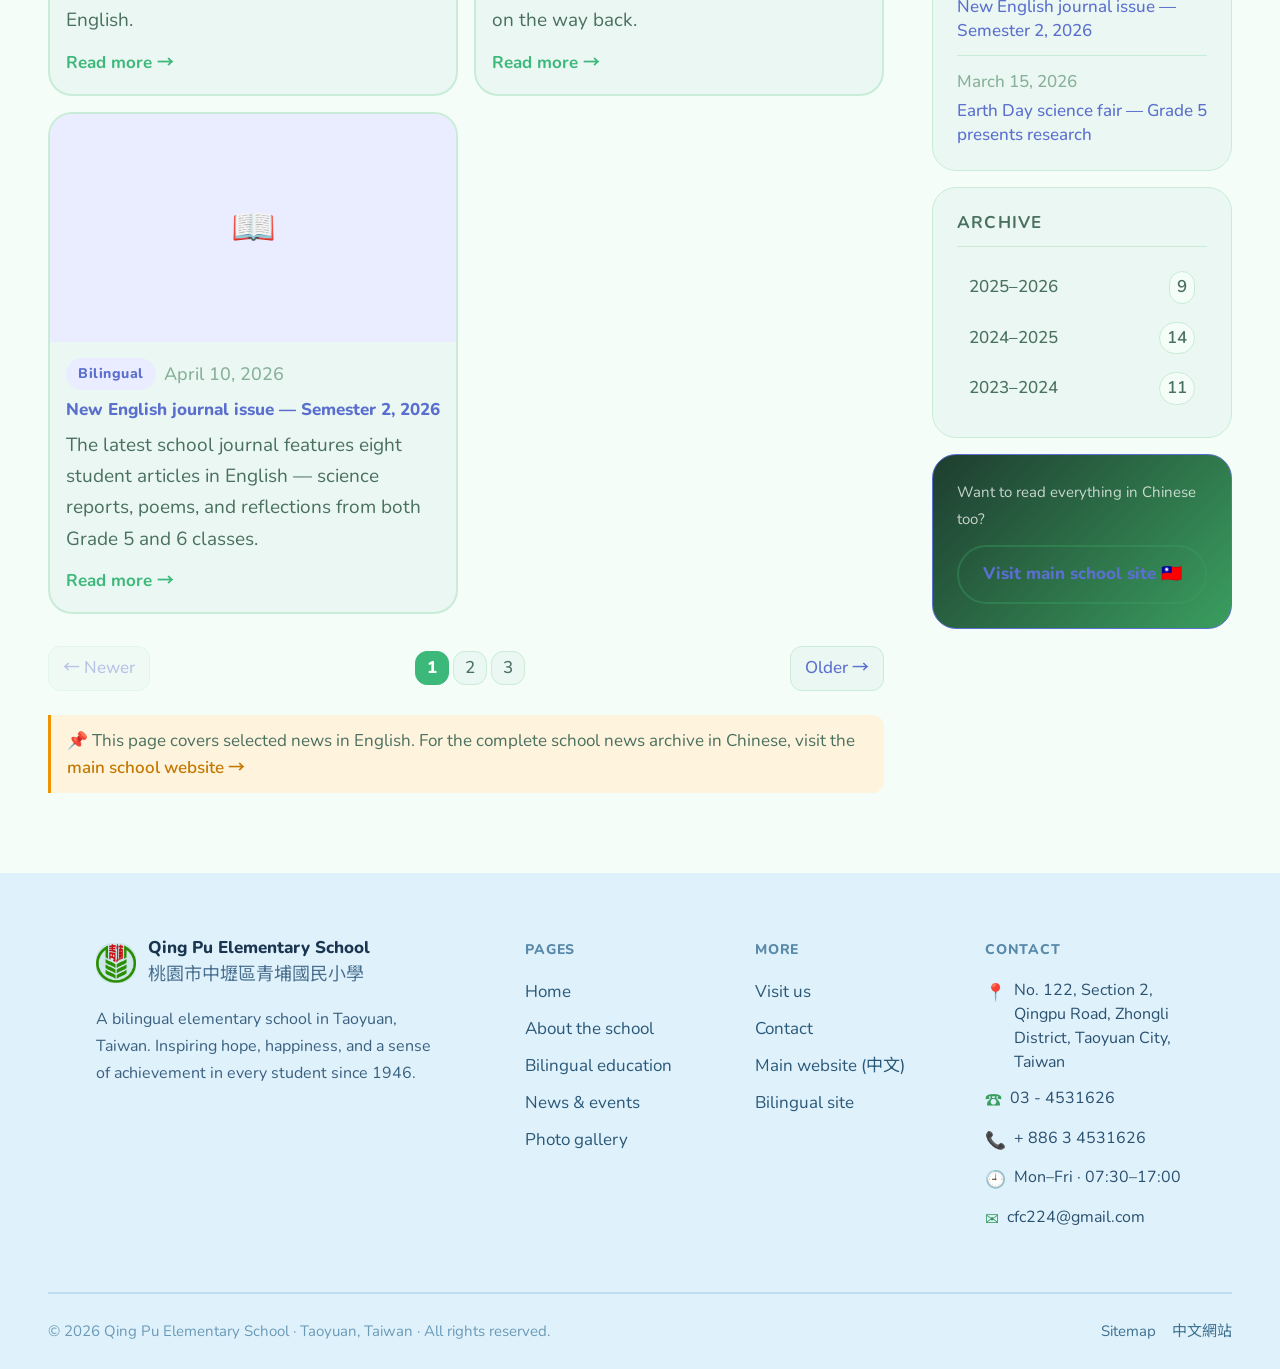
<file: news.html>
<!DOCTYPE html>
<html lang="en">
<head>
  <meta charset="UTF-8">
  <meta name="viewport" content="width=device-width, initial-scale=1.0">
  <meta name="description" content="News and events from Qing Pu Elementary School — announcements, awards, field trips, and school activities.">
  <title>News &amp; Events — Qing Pu Elementary School</title>
  <link rel="stylesheet" href="css/style.css">
  <link rel="stylesheet" href="css/pages/about.css">
  <link rel="stylesheet" href="css/pages/news.css">
  <link rel="stylesheet" href="css/playful-theme.css">
</head>
<body>

  <a class="skip-link" href="#main">Skip to main content</a>

<!-- ── NAVBAR ── -->
<nav class="navbar" aria-label="Main navigation">
  <div class="container navbar__inner">

    <a href="index.html" class="navbar__logo" aria-label="Qing Pu Elementary School — home">
      <div class="navbar__logo-img" aria-hidden="true"><img src="images/History/logo.png" alt=""></div>
      <div class="navbar__logo-text">
        <span class="navbar__name">Qing Pu Elementary School</span>
        <span class="navbar__sub">青埔國小 · Taoyuan, Taiwan</span>
      </div>
    </a>

    <!-- Desktop nav with dropdowns — ALL items -->
    <ul class="navbar__links" role="list">

      <li class="has-dropdown">
        <button class="nav-dropdown-btn" aria-expanded="false" aria-haspopup="true">
          Home <span class="nav-caret" aria-hidden="true"></span>
        </button>
        <ul class="nav-dropdown" role="list">
          <li><a href="index.html">Home Page</a></li>
          <li><a href="index.html#honours-heading">Honours Board</a></li>
          <li><a href="index.html#news-heading">Latest News</a></li>
          <li><a href="index.html#calendar-heading">School Calendar</a></li>
          <li><a href="index.html#bilingual-heading">Bilingual Overview</a></li>
          <li><a href="index.html#nearby-heading">Our Neighbourhood</a></li>
        </ul>
      </li>

      <li class="has-dropdown">
        <button class="nav-dropdown-btn" aria-expanded="false" aria-haspopup="true">
          About <span class="nav-caret" aria-hidden="true"></span>
        </button>
        <ul class="nav-dropdown" role="list">
          <li><a href="about.html">School Overview</a></li>
          <li><a href="about.html#history">History &amp; Milestones</a></li>
          <li><a href="about.html#vision">Vision &amp; Values</a></li>
          <li><a href="about.html#student-life">Student Life</a></li>
        </ul>
      </li>

      <li class="has-dropdown">
        <button class="nav-dropdown-btn" aria-expanded="false" aria-haspopup="true">
          Bilingual <span class="nav-caret" aria-hidden="true"></span>
        </button>
        <ul class="nav-dropdown" role="list">
          <li><a href="curriculum.html">Programme Overview</a></li>
          <li><a href="curriculum.html#curriculum">Curriculum by Grade</a></li>
          <li><a href="curriculum.html#journal">English Journal</a></li>
          <li><a href="teachers.html">Bilingual Teachers</a></li>
        </ul>
      </li>

      <li class="has-dropdown">
        <button class="nav-dropdown-btn" aria-expanded="false" aria-haspopup="true">
          News <span class="nav-caret" aria-hidden="true"></span>
        </button>
        <ul class="nav-dropdown" role="list">
          <li><a href="news.html">All News &amp; Events</a></li>
          <li><a href="news.html?cat=event">Events</a></li>
          <li><a href="news.html?cat=award">Awards</a></li>
          <li><a href="news.html?cat=announcement">Announcements</a></li>
        </ul>
      </li>

      <li class="has-dropdown">
        <button class="nav-dropdown-btn" aria-expanded="false" aria-haspopup="true">
          Gallery <span class="nav-caret" aria-hidden="true"></span>
        </button>
        <ul class="nav-dropdown" role="list">
          <li><a href="gallery.html">Photo Gallery</a></li>
          <li><a href="gallery.html?cat=campus">Campus</a></li>
          <li><a href="gallery.html?cat=events">Events</a></li>
          <li><a href="gallery.html?cat=bilingual">Bilingual Activities</a></li>
          <li><a href="gallery-album.html">Albums</a></li>
        </ul>
      </li>

      <li class="has-dropdown">
        <button class="nav-dropdown-btn" aria-expanded="false" aria-haspopup="true">
          Visit <span class="nav-caret" aria-hidden="true"></span>
        </button>
        <ul class="nav-dropdown" role="list">
          <li><a href="visit.html">Getting Here</a></li>
          <li><a href="visit.html#transport">Transport Options</a></li>
          <li><a href="visit.html#nearby">Nearby Landmarks</a></li>
          <li><a href="contact.html">Contact Us</a></li>
        </ul>
      </li>

    </ul>

    <a href="https://www.cpps.tyc.edu.tw" target="_blank" rel="noopener" class="navbar__lang">TW Chinese</a>

    <button class="navbar__toggle" aria-label="Open navigation menu" aria-expanded="false" aria-controls="mobile-menu">
      <span></span><span></span><span></span>
    </button>
  </div>

  <!-- Mobile menu -->
  <div class="navbar__mobile" id="mobile-menu" role="navigation" aria-label="Mobile navigation">
    <a href="index.html">Home</a>
    <a href="about.html">About</a>
    <a href="curriculum.html">Curriculum</a>
    <a href="teachers.html">Bilingual Teachers</a>
    <a href="news.html">News</a>
    <a href="gallery.html">Gallery</a>
    <a href="visit.html">Visit Us</a>
    <a href="contact.html">Contact</a>
    <div class="navbar__mobile-lang">
      <a href="https://www.cpps.tyc.edu.tw" target="_blank" rel="noopener">View Chinese Website</a>
    </div>
  </div>
</nav>


  <main id="main">

    <!-- ============================================================
         PAGE HERO
         ============================================================ -->
    <section class="page-hero" aria-label="News and events">
      <div class="container page-hero__inner">
        <nav class="breadcrumb" aria-label="Breadcrumb">
          <a href="index.html">Home</a>
          <span aria-hidden="true">›</span>
          <span aria-current="page">News &amp; events</span>
        </nav>
        <h1 class="page-hero__title">News &amp; events</h1>
        <p class="page-hero__desc">
          Announcements, awards, field trips, and highlights from our school community —
          written in English for families and visitors around the world.
        </p>
      </div>
      <div class="page-hero__wave" aria-hidden="true">
        <svg viewBox="0 0 1440 60" preserveAspectRatio="none" xmlns="http://www.w3.org/2000/svg">
          <path d="M0,40 C360,80 1080,0 1440,40 L1440,60 L0,60 Z" fill="var(--bg)"/>
        </svg>
      </div>
    </section>


    <!-- ============================================================
         MAIN CONTENT — two-column layout: articles + sidebar
         ============================================================ -->
    <section class="section" aria-label="News articles">
      <div class="container news-layout">

        <!-- ── LEFT: filter tabs + article grid ── -->
        <div class="news-main">

          <!-- Filter tabs -->
          <div class="filter-bar" role="tablist" aria-label="Filter news by category">
            <button class="filter-btn active" role="tab" aria-selected="true"  data-filter="all"         >All</button>
            <button class="filter-btn"        role="tab" aria-selected="false" data-filter="event"       >🗓 Events</button>
            <button class="filter-btn"        role="tab" aria-selected="false" data-filter="award"       >🏆 Awards</button>
            <button class="filter-btn"        role="tab" aria-selected="false" data-filter="announcement">📢 Announcements</button>
            <button class="filter-btn"        role="tab" aria-selected="false" data-filter="fieldtrip"   >🚌 Field trips</button>
            <button class="filter-btn"        role="tab" aria-selected="false" data-filter="bilingual"   >🌐 Bilingual</button>
          </div>

          <!-- Result count -->
          <p class="news-count" aria-live="polite" aria-atomic="true">
            Showing <strong class="news-count__num">…</strong> articles
          </p>

          <!-- ── FEATURED ARTICLE ── (filled in by main.js from news.json) -->
          <article class="news-featured fade-in" data-category="event">
            <div class="news-featured__img" aria-hidden="true">
              <div class="news-img-placeholder">⏳</div>
            </div>
            <div class="news-featured__body">
              <p class="text-sm text-muted">Loading latest news…</p>
            </div>
          </article>

          <!-- ── ARTICLE GRID ── (filled in by main.js from news.json) -->
          <div class="news-grid" id="news-grid" role="list" aria-label="News articles">
          </div><!-- end .news-grid -->

          <!-- Empty state — shown by JS when no results match filter -->
          <div class="news-empty" aria-live="polite" hidden>
            <div class="news-empty__icon" aria-hidden="true">📭</div>
            <h3>No articles in this category yet</h3>
            <p>Check back soon, or <a href="#" data-filter="all" class="filter-reset-link">view all news</a>.</p>
          </div>

          <!-- Pagination — paginates the 8 article cards below the featured story, 3 per page -->
          <nav class="pagination" id="news-pagination" aria-label="News pages">
            <button type="button" class="pagination__btn pagination__btn--prev" id="pagination-prev" aria-label="Previous page" disabled>← Newer</button>
            <div class="pagination__pages" id="pagination-pages">
              <button type="button" class="pagination__page active" data-page="1" aria-current="page" aria-label="Page 1">1</button>
              <button type="button" class="pagination__page" data-page="2" aria-label="Page 2">2</button>
              <button type="button" class="pagination__page" data-page="3" aria-label="Page 3">3</button>
            </div>
            <button type="button" class="pagination__btn pagination__btn--next" id="pagination-next" aria-label="Next page">Older →</button>
          </nav>

          <p class="news-chinese-note">
            📌 This page covers selected news in English. For the complete school news archive in Chinese,
            visit the <a href="https://www.cpps.tyc.edu.tw" target="_blank" rel="noopener">main school website →</a>
          </p>

        </div><!-- end .news-main -->


        <!-- ── RIGHT: sidebar ── -->
        <aside class="news-sidebar" aria-label="News sidebar">

          <!-- Search -->
          <div class="sidebar-widget">
            <h3 class="sidebar-widget__title">Search news</h3>
            <div class="search-box" role="search">
              <label for="news-search" class="sr-only">Search articles</label>
              <input
                type="search"
                id="news-search"
                class="search-box__input"
                placeholder="e.g. science fair, field trip…"
                aria-label="Search news articles"
              >
              <button class="search-box__btn" aria-label="Submit search">🔍</button>
            </div>
          </div>

          <!-- Categories -->
          <div class="sidebar-widget">
            <h3 class="sidebar-widget__title">Categories</h3>
            <ul class="category-list" role="list">
              <li>
                <button class="category-list__item" data-filter="all">
                  <span>All articles</span>
                  <span class="category-list__count">…</span>
                </button>
              </li>
              <li>
                <button class="category-list__item" data-filter="event">
                  <span>🗓 Events</span>
                  <span class="category-list__count">…</span>
                </button>
              </li>
              <li>
                <button class="category-list__item" data-filter="award">
                  <span>🏆 Awards</span>
                  <span class="category-list__count">…</span>
                </button>
              </li>
              <li>
                <button class="category-list__item" data-filter="announcement">
                  <span>📢 Announcements</span>
                  <span class="category-list__count">…</span>
                </button>
              </li>
              <li>
                <button class="category-list__item" data-filter="fieldtrip">
                  <span>🚌 Field trips</span>
                  <span class="category-list__count">…</span>
                </button>
              </li>
              <li>
                <button class="category-list__item" data-filter="bilingual">
                  <span>🌐 Bilingual</span>
                  <span class="category-list__count">…</span>
                </button>
              </li>
            </ul>
          </div>

          <!-- Recent posts -->
          <div class="sidebar-widget">
            <h3 class="sidebar-widget__title">Recent articles</h3>
            <ul class="recent-list" role="list">
              <li class="recent-item"><span class="text-sm text-muted">Loading…</span></li>
            </ul>
          </div>

          <!-- Archive by year -->
          <div class="sidebar-widget">
            <h3 class="sidebar-widget__title">Archive</h3>
            <ul class="archive-list" role="list">
              <li><a href="#" class="archive-list__item"><span>2025–2026</span><span class="category-list__count">9</span></a></li>
              <li><a href="#" class="archive-list__item"><span>2024–2025</span><span class="category-list__count">14</span></a></li>
              <li><a href="#" class="archive-list__item"><span>2023–2024</span><span class="category-list__count">11</span></a></li>
            </ul>
          </div>

          <!-- Quick links -->
          <div class="sidebar-widget sidebar-widget--cta">
            <p class="text-sm" style="color:rgba(255,255,255,0.75); margin-bottom: var(--sp-3);">
              Want to read everything in Chinese too?
            </p>
            <a href="https://www.cpps.tyc.edu.tw" target="_blank" rel="noopener" class="btn btn-ghost" style="width:100%; justify-content:center;">
              Visit main school site 🇹🇼
            </a>
          </div>

        </aside>

      </div><!-- end .news-layout -->
    </section>

  </main>


  <!-- ── FOOTER ── -->
  <footer class="footer" role="contentinfo">
    <div class="container">
      <div class="footer__grid">
        <div class="footer__brand">
          <div class="footer__logo">
            <div class="footer__logo-box" aria-hidden="true"><img src="images/History/logo.png" alt=""></div>
            <div>
              <div class="footer__school-name">Qing Pu Elementary School</div>
              <div class="footer__school-zh">桃園市中壢區青埔國民小學</div>
            </div>
          </div>
          <p class="footer__desc">A bilingual elementary school in Taoyuan, Taiwan. Inspiring hope, happiness, and a sense of achievement in every student since 1946.</p>
        </div>
        <div>
          <p class="footer__col-title">Pages</p>
          <ul class="footer__links">
            <li><a href="index.html">Home</a></li>
            <li><a href="about.html">About the school</a></li>
            <li><a href="bilingual.html">Bilingual education</a></li>
            <li><a href="news.html">News &amp; events</a></li>
            <li><a href="gallery.html">Photo gallery</a></li>
          </ul>
        </div>
        <div>
          <p class="footer__col-title">More</p>
          <ul class="footer__links">
            <li><a href="visit.html">Visit us</a></li>
            <li><a href="contact.html">Contact</a></li>
            <li><a href="https://www.cpps.tyc.edu.tw" target="_blank" rel="noopener">Main website (中文)</a></li>
            <li><a href="http://163.30.130.236/bilingual/index.php" target="_blank" rel="noopener">Bilingual site</a></li>
          </ul>
        </div>
        <div>
          <p class="footer__col-title">Contact</p>
          <div class="footer__contact-item">
            <span class="footer__contact-icon" aria-hidden="true">📍</span>
            <span>No. 122, Section 2, Qingpu Road, Zhongli District, Taoyuan City, Taiwan</span>
          </div>
          <div class="footer__contact-item">
            <span class="footer__contact-icon" aria-hidden="true">☎️</span>
            <span>03 - 4531626</span>
          </div>
          <div class="footer__contact-item">
            <span class="footer__contact-icon" aria-hidden="true">📞</span>
            <span>+ 886 3 4531626</span>
          </div>
          <div class="footer__contact-item">
            <span class="footer__contact-icon" aria-hidden="true">🕘</span>
            <span>Mon–Fri · 07:30–17:00</span>
          </div>
          <div class="footer__contact-item">
            <span class="footer__contact-icon" aria-hidden="true">✉️</span>
            <span>cfc224@gmail.com</span>
          </div>
        </div>
      </div>
      <div class="footer__bottom">
        <p class="footer__copy">© 2026 Qing Pu Elementary School · Taoyuan, Taiwan · All rights reserved.</p>
        <div class="footer__bottom-links">
          <a href="#">Sitemap</a>
          <a href="https://www.cpps.tyc.edu.tw" target="_blank" rel="noopener">中文網站</a>
        </div>
      </div>
    </div>
  </footer>

  <script src="js/main.js"></script>

</body>
</html>
</file>
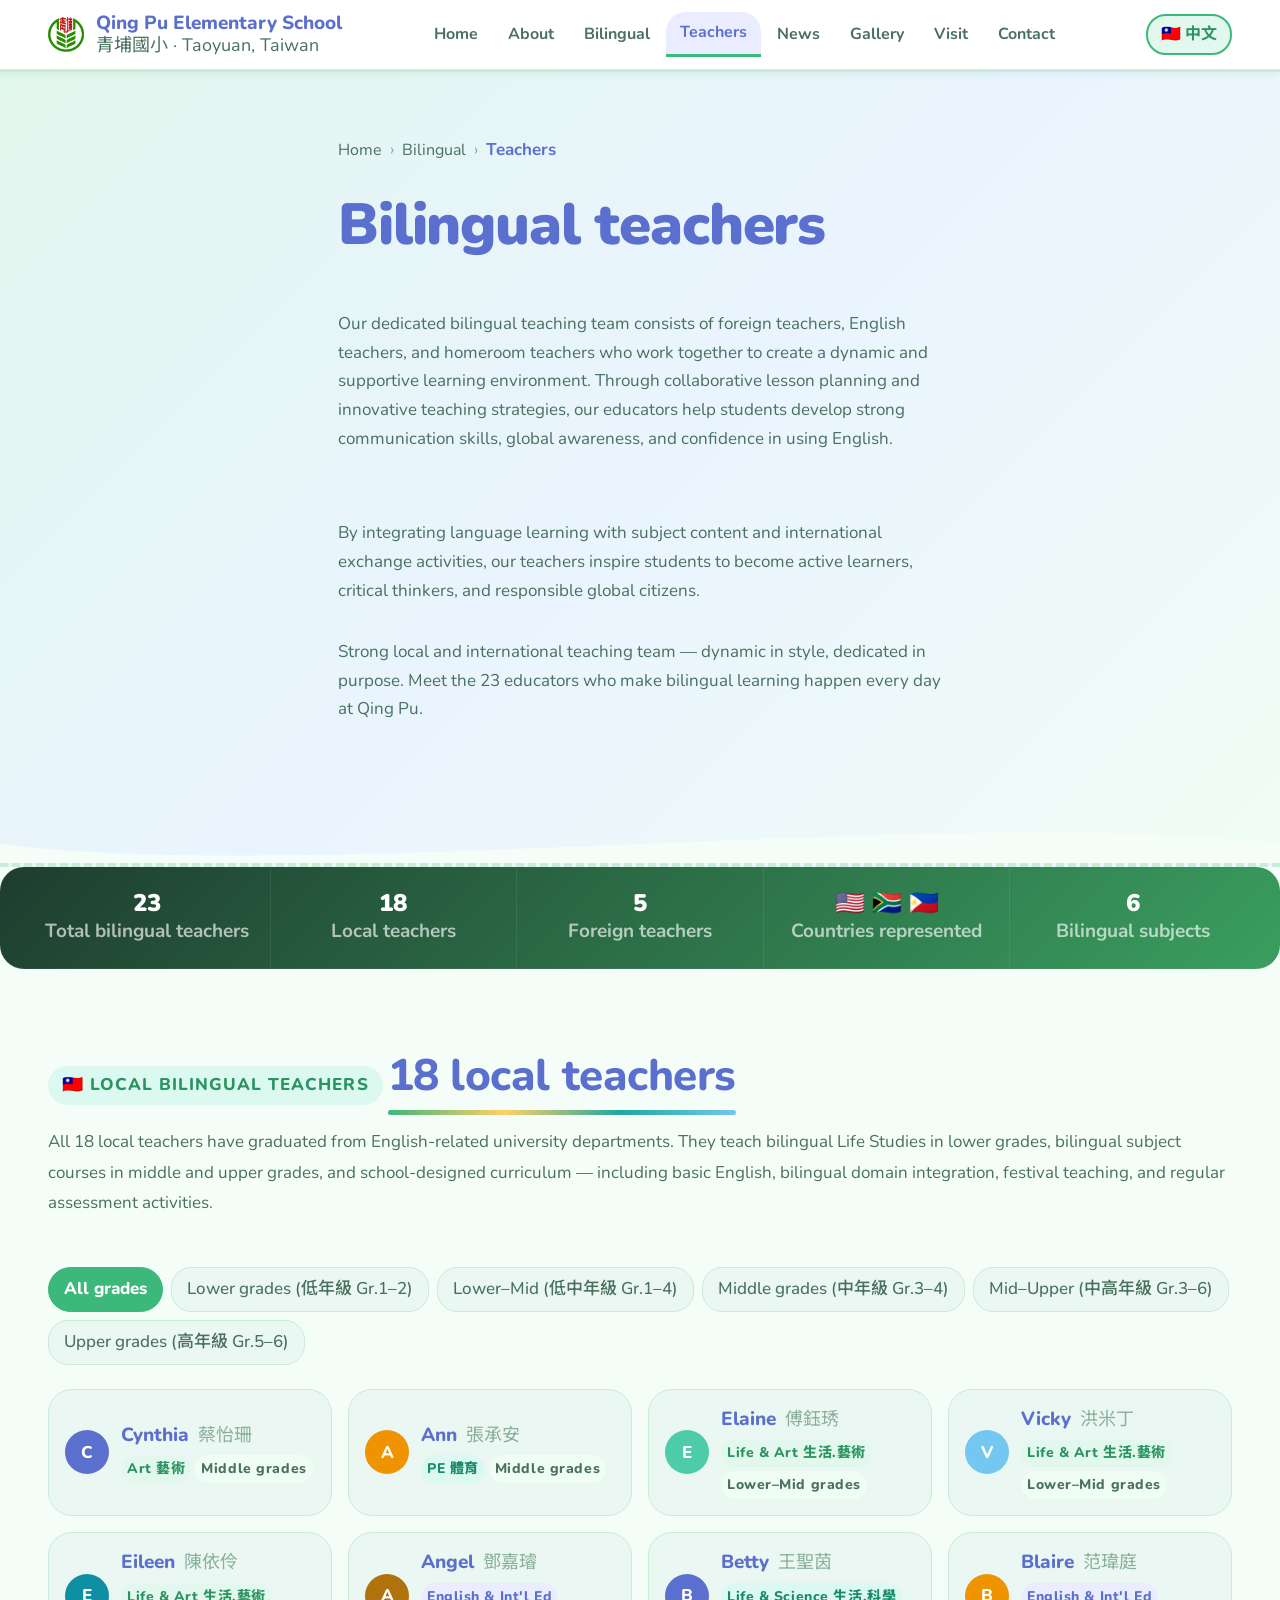
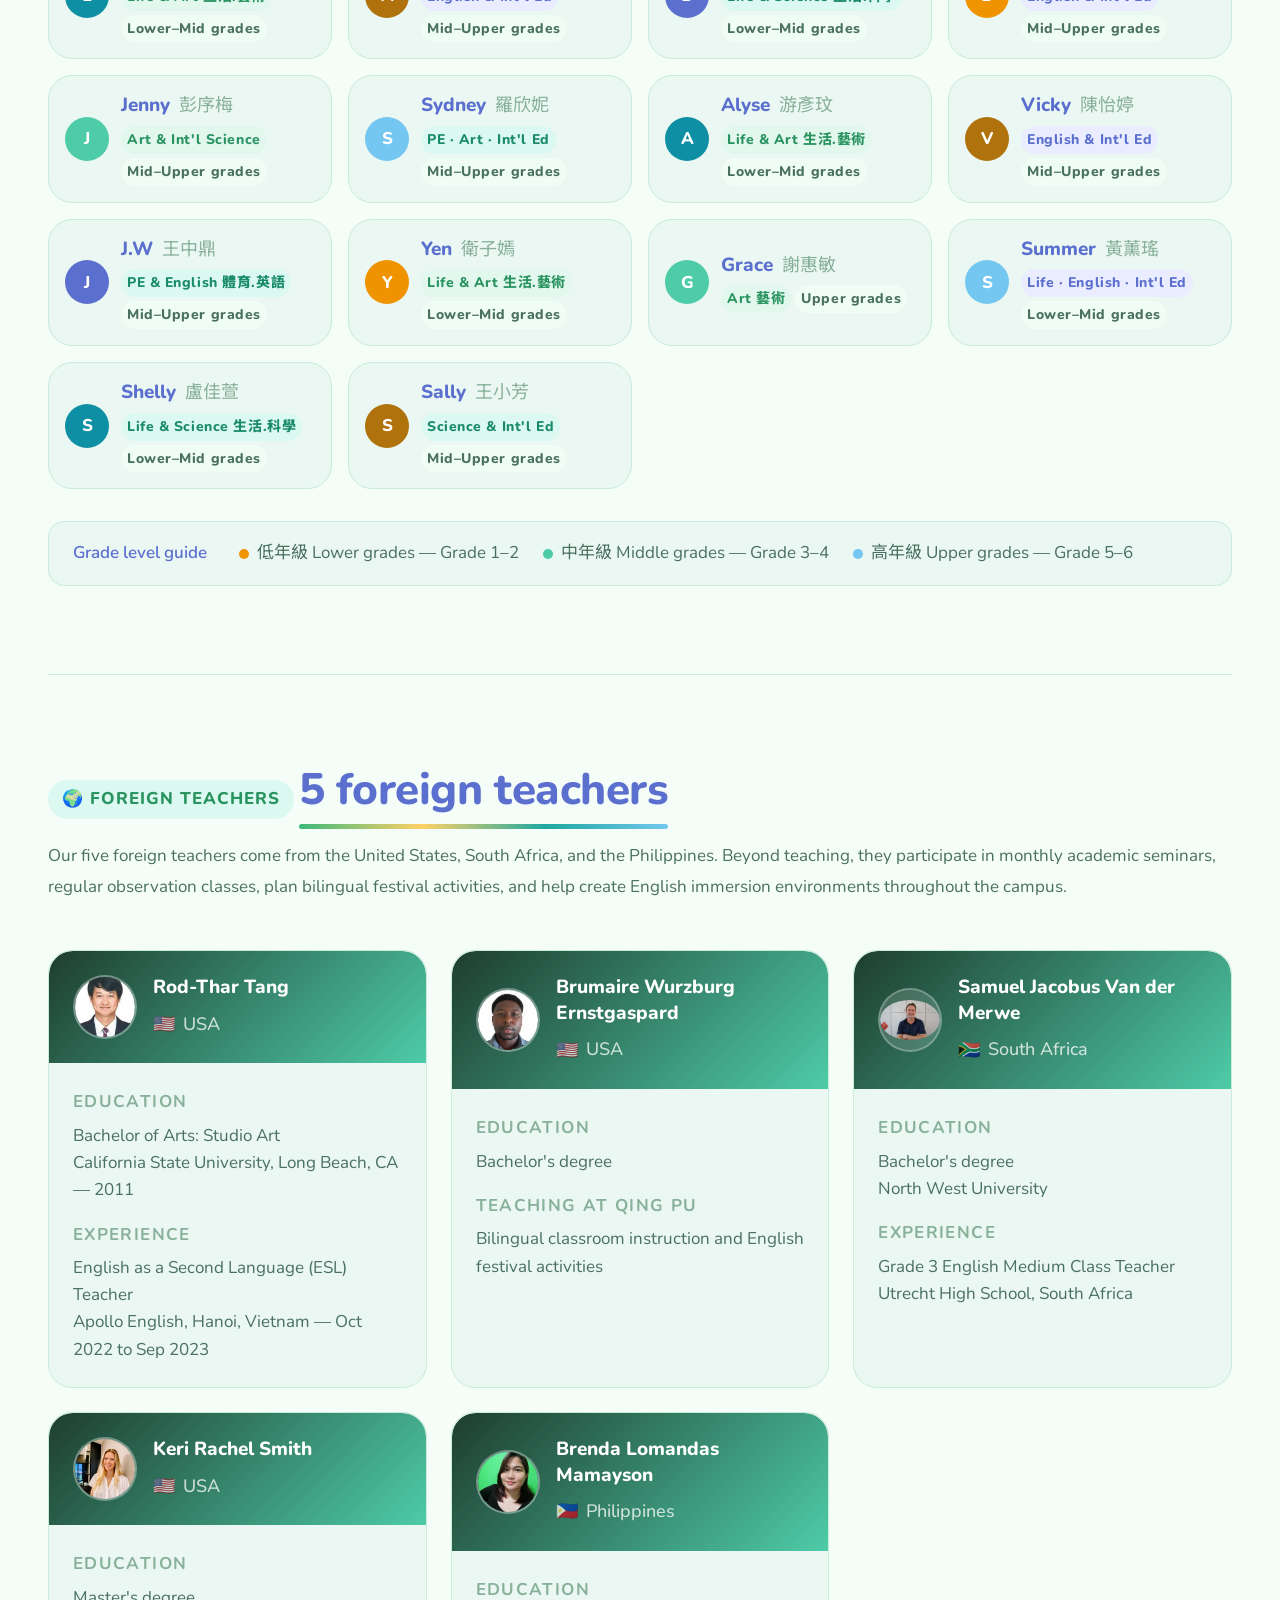
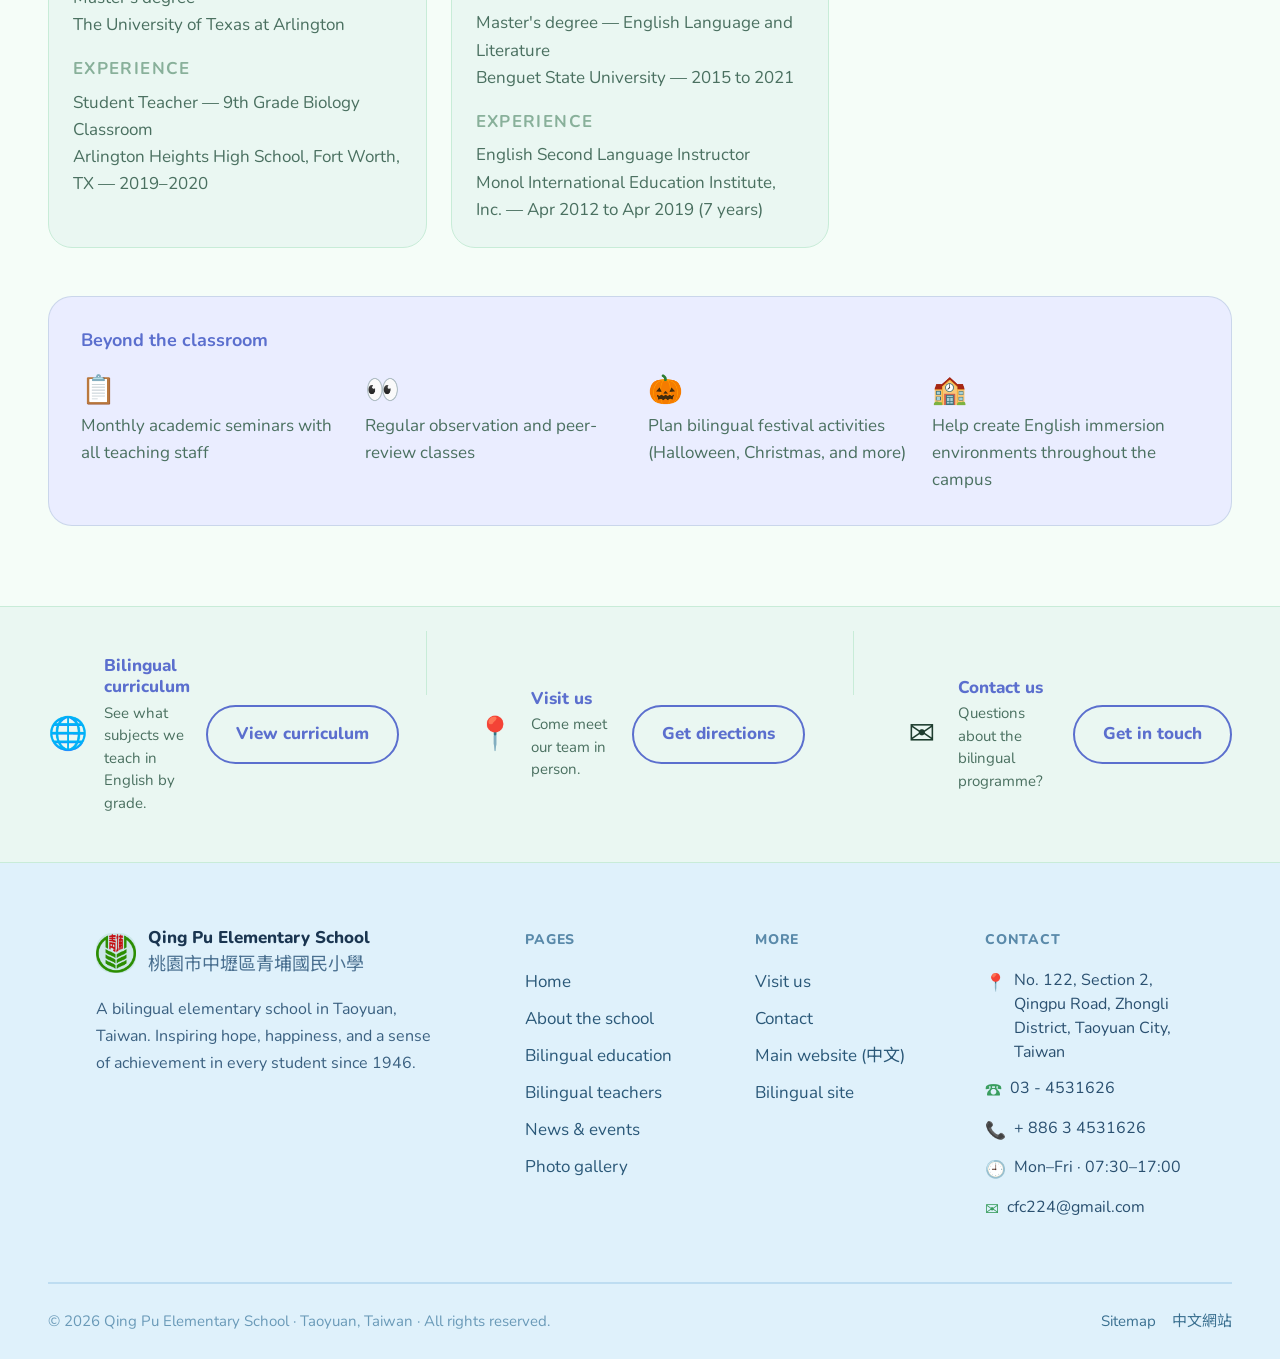
<file: teachers.html>
<!DOCTYPE html>
<html lang="en">
<head>
  <meta charset="UTF-8">
  <meta name="viewport" content="width=device-width, initial-scale=1.0">
  <meta name="description" content="Meet the bilingual teachers at Qing Pu Elementary School — 18 local teachers and 5 foreign teachers from the USA, South Africa, and the Philippines.">
  <title>Bilingual Teachers — Qing Pu Elementary School</title>
  <link rel="stylesheet" href="css/style.css">
  <link rel="stylesheet" href="css/pages/about.css">
  <link rel="stylesheet" href="css/pages/teachers.css">
  <link rel="stylesheet" href="css/playful-theme.css">
</head>
<body>

  <a class="skip-link" href="#main">Skip to main content</a>

  <!-- ── NAVBAR ── -->
  <nav class="navbar" aria-label="Main navigation">
    <div class="container navbar__inner">
      <a href="index.html" class="navbar__logo" aria-label="Qing Pu Elementary School — home">
        <div class="navbar__logo-img" aria-hidden="true"><img src="images/History/logo.png" alt=""></div>
        <div class="navbar__logo-text">
          <span class="navbar__name">Qing Pu Elementary School</span>
          <span class="navbar__sub">青埔國小 · Taoyuan, Taiwan</span>
        </div>
      </a>
      <ul class="navbar__links" role="list">
        <li><a href="index.html">Home</a></li>
        <li><a href="about.html">About</a></li>
        <li><a href="bilingual.html">Bilingual</a></li>
        <li><a href="teachers.html">Teachers</a></li>
        <li><a href="news.html">News</a></li>
        <li><a href="gallery.html">Gallery</a></li>
        <li><a href="visit.html">Visit</a></li>
        <li><a href="contact.html">Contact</a></li>
      </ul>
      <a href="https://www.cpps.tyc.edu.tw" target="_blank" rel="noopener" class="navbar__lang">🇹🇼 中文</a>
      <button class="navbar__toggle" aria-label="Open navigation menu" aria-expanded="false" aria-controls="mobile-menu">
        <span></span><span></span><span></span>
      </button>
    </div>
    <div class="navbar__mobile" id="mobile-menu" role="navigation" aria-label="Mobile navigation">
      <a href="index.html">Home</a>
      <a href="about.html">About</a>
      <a href="bilingual.html">Bilingual education</a>
      <a href="teachers.html">Bilingual teachers</a>
      <a href="news.html">News</a>
      <a href="gallery.html">Gallery</a>
      <a href="visit.html">Visit us</a>
      <a href="contact.html">Contact</a>
      <div class="navbar__mobile-lang">
        <a href="https://www.cpps.tyc.edu.tw" target="_blank" rel="noopener">🇹🇼 View Chinese website →</a>
      </div>
    </div>
  </nav>


  <main id="main">

    <!-- ── PAGE HERO ── -->
    <section class="page-hero" aria-label="Bilingual teachers">
      <div class="container page-hero__inner">
        <nav class="breadcrumb" aria-label="Breadcrumb">
          <a href="index.html">Home</a>
          <span aria-hidden="true">›</span>
          <a href="bilingual.html">Bilingual</a>
          <span aria-hidden="true">›</span>
          <span aria-current="page">Teachers</span>
        </nav>
        <h1 class="page-hero__title">Bilingual teachers</h1>
        <br><p class="page-hero__desc">
          Our dedicated bilingual teaching team consists of foreign teachers, English teachers, and homeroom teachers who work together to create a dynamic and supportive learning environment. Through collaborative lesson planning and innovative teaching strategies, our educators help students develop strong communication skills, global awareness, and confidence in using English.
        </p></br>
        <br><p class="page-hero__desc">
          By integrating language learning with subject content and international exchange activities, our teachers inspire students to become active learners, critical thinkers, and responsible global citizens.
        </p></br>
        <p class="page-hero__desc">
          Strong local and international teaching team — dynamic in style, dedicated in purpose.
          Meet the 23 educators who make bilingual learning happen every day at Qing Pu.
        </p>
      </div>
      <div class="page-hero__wave" aria-hidden="true">
        <svg viewBox="0 0 1440 60" preserveAspectRatio="none" xmlns="http://www.w3.org/2000/svg">
          <path d="M0,40 C360,80 1080,0 1440,40 L1440,60 L0,60 Z" fill="var(--bg)"/>
        </svg>
      </div>
    </section>


    <!-- ============================================================
         OVERVIEW STATS STRIP
         ============================================================ -->
    <div class="teachers-stats" aria-label="Teaching team at a glance">
      <div class="container teachers-stats__inner">
        <div class="teachers-stats__item">
          <span class="teachers-stats__num">23</span>
          <span class="teachers-stats__label">Total bilingual teachers</span>
        </div>
        <div class="teachers-stats__item">
          <span class="teachers-stats__num">18</span>
          <span class="teachers-stats__label">Local teachers</span>
        </div>
        <div class="teachers-stats__item">
          <span class="teachers-stats__num">5</span>
          <span class="teachers-stats__label">Foreign teachers</span>
        </div>
        <div class="teachers-stats__item">
          <span class="teachers-stats__num">🇺🇸 🇿🇦 🇵🇭</span>
          <span class="teachers-stats__label">Countries represented</span>
        </div>
        <div class="teachers-stats__item">
          <span class="teachers-stats__num">6</span>
          <span class="teachers-stats__label">Bilingual subjects</span>
        </div>
      </div>
    </div>


    <!-- ============================================================
         LOCAL TEACHERS — 18 teachers
         ============================================================ -->
    <section class="section" aria-labelledby="local-heading">
      <div class="container">

        <div class="section-header">
          <p class="eyebrow">🇹🇼 Local bilingual teachers</p>
          <h2 id="local-heading">18 local teachers</h2>
          <p>
            All 18 local teachers have graduated from English-related university departments.
            They teach bilingual Life Studies in lower grades, bilingual subject courses in
            middle and upper grades, and school-designed curriculum — including basic English,
            bilingual domain integration, festival teaching, and regular assessment activities.
          </p>
        </div>

        <!-- Filter tabs for local teachers -->
        <div class="teacher-filter" role="tablist" aria-label="Filter local teachers by grade level">
          <button class="teacher-filter__btn active" role="tab" aria-selected="true"  data-grade="all">All grades</button>
          <button class="teacher-filter__btn"        role="tab" aria-selected="false" data-grade="lower">Lower grades (低年級 Gr.1–2)</button>
          <button class="teacher-filter__btn"        role="tab" aria-selected="false" data-grade="lower-mid">Lower–Mid (低中年級 Gr.1–4)</button>
          <button class="teacher-filter__btn"        role="tab" aria-selected="false" data-grade="mid">Middle grades (中年級 Gr.3–4)</button>
          <button class="teacher-filter__btn"        role="tab" aria-selected="false" data-grade="mid-upper">Mid–Upper (中高年級 Gr.3–6)</button>
          <button class="teacher-filter__btn"        role="tab" aria-selected="false" data-grade="upper">Upper grades (高年級 Gr.5–6)</button>
        </div>

        <div class="local-teachers-grid" role="list" aria-label="Local bilingual teachers">

          <!-- Teacher cards — data-grade matches filter buttons -->

          <div class="teacher-card fade-in" role="listitem" data-grade="mid">
            <div class="teacher-card__avatar teacher-card__avatar--1" aria-hidden="true">C</div>
            <div class="teacher-card__info">
              <h3 class="teacher-card__name">Cynthia <span class="teacher-card__zh">蔡怡珊</span></h3>
              <div class="teacher-card__tags">
                <span class="badge badge-orange">Art 藝術</span>
                <span class="badge badge-gray">Middle grades</span>
              </div>
            </div>
          </div>

          <div class="teacher-card fade-in" role="listitem" data-grade="mid">
            <div class="teacher-card__avatar teacher-card__avatar--2" aria-hidden="true">A</div>
            <div class="teacher-card__info">
              <h3 class="teacher-card__name">Ann <span class="teacher-card__zh">張承安</span></h3>
              <div class="teacher-card__tags">
                <span class="badge badge-green">PE 體育</span>
                <span class="badge badge-gray">Middle grades</span>
              </div>
            </div>
          </div>

          <div class="teacher-card fade-in" role="listitem" data-grade="lower-mid">
            <div class="teacher-card__avatar teacher-card__avatar--3" aria-hidden="true">E</div>
            <div class="teacher-card__info">
              <h3 class="teacher-card__name">Elaine <span class="teacher-card__zh">傅鈺琇</span></h3>
              <div class="teacher-card__tags">
                <span class="badge badge-orange">Life &amp; Art 生活.藝術</span>
                <span class="badge badge-gray">Lower–Mid grades</span>
              </div>
            </div>
          </div>

          <div class="teacher-card fade-in" role="listitem" data-grade="lower-mid">
            <div class="teacher-card__avatar teacher-card__avatar--4" aria-hidden="true">V</div>
            <div class="teacher-card__info">
              <h3 class="teacher-card__name">Vicky <span class="teacher-card__zh">洪米丁</span></h3>
              <div class="teacher-card__tags">
                <span class="badge badge-orange">Life &amp; Art 生活.藝術</span>
                <span class="badge badge-gray">Lower–Mid grades</span>
              </div>
            </div>
          </div>

          <div class="teacher-card fade-in" role="listitem" data-grade="lower-mid">
            <div class="teacher-card__avatar teacher-card__avatar--5" aria-hidden="true">E</div>
            <div class="teacher-card__info">
              <h3 class="teacher-card__name">Eileen <span class="teacher-card__zh">陳依伶</span></h3>
              <div class="teacher-card__tags">
                <span class="badge badge-orange">Life &amp; Art 生活.藝術</span>
                <span class="badge badge-gray">Lower–Mid grades</span>
              </div>
            </div>
          </div>

          <div class="teacher-card fade-in" role="listitem" data-grade="mid-upper">
            <div class="teacher-card__avatar teacher-card__avatar--6" aria-hidden="true">A</div>
            <div class="teacher-card__info">
              <h3 class="teacher-card__name">Angel <span class="teacher-card__zh">鄧嘉璿</span></h3>
              <div class="teacher-card__tags">
                <span class="badge badge-navy">English &amp; Int'l Ed</span>
                <span class="badge badge-gray">Mid–Upper grades</span>
              </div>
            </div>
          </div>

          <div class="teacher-card fade-in" role="listitem" data-grade="lower-mid">
            <div class="teacher-card__avatar teacher-card__avatar--7" aria-hidden="true">B</div>
            <div class="teacher-card__info">
              <h3 class="teacher-card__name">Betty <span class="teacher-card__zh">王聖茵</span></h3>
              <div class="teacher-card__tags">
                <span class="badge badge-green">Life &amp; Science 生活.科學</span>
                <span class="badge badge-gray">Lower–Mid grades</span>
              </div>
            </div>
          </div>

          <div class="teacher-card fade-in" role="listitem" data-grade="mid-upper">
            <div class="teacher-card__avatar teacher-card__avatar--8" aria-hidden="true">B</div>
            <div class="teacher-card__info">
              <h3 class="teacher-card__name">Blaire <span class="teacher-card__zh">范瑋庭</span></h3>
              <div class="teacher-card__tags">
                <span class="badge badge-navy">English &amp; Int'l Ed</span>
                <span class="badge badge-gray">Mid–Upper grades</span>
              </div>
            </div>
          </div>

          <div class="teacher-card fade-in" role="listitem" data-grade="mid-upper">
            <div class="teacher-card__avatar teacher-card__avatar--9" aria-hidden="true">J</div>
            <div class="teacher-card__info">
              <h3 class="teacher-card__name">Jenny <span class="teacher-card__zh">彭序梅</span></h3>
              <div class="teacher-card__tags">
                <span class="badge badge-orange">Art &amp; Int'l Science</span>
                <span class="badge badge-gray">Mid–Upper grades</span>
              </div>
            </div>
          </div>

          <div class="teacher-card fade-in" role="listitem" data-grade="mid-upper">
            <div class="teacher-card__avatar teacher-card__avatar--10" aria-hidden="true">S</div>
            <div class="teacher-card__info">
              <h3 class="teacher-card__name">Sydney <span class="teacher-card__zh">羅欣妮</span></h3>
              <div class="teacher-card__tags">
                <span class="badge badge-green">PE · Art · Int'l Ed</span>
                <span class="badge badge-gray">Mid–Upper grades</span>
              </div>
            </div>
          </div>

          <div class="teacher-card fade-in" role="listitem" data-grade="lower-mid">
            <div class="teacher-card__avatar teacher-card__avatar--11" aria-hidden="true">A</div>
            <div class="teacher-card__info">
              <h3 class="teacher-card__name">Alyse <span class="teacher-card__zh">游彥玟</span></h3>
              <div class="teacher-card__tags">
                <span class="badge badge-orange">Life &amp; Art 生活.藝術</span>
                <span class="badge badge-gray">Lower–Mid grades</span>
              </div>
            </div>
          </div>

          <div class="teacher-card fade-in" role="listitem" data-grade="mid-upper">
            <div class="teacher-card__avatar teacher-card__avatar--12" aria-hidden="true">V</div>
            <div class="teacher-card__info">
              <h3 class="teacher-card__name">Vicky <span class="teacher-card__zh">陳怡婷</span></h3>
              <div class="teacher-card__tags">
                <span class="badge badge-navy">English &amp; Int'l Ed</span>
                <span class="badge badge-gray">Mid–Upper grades</span>
              </div>
            </div>
          </div>

          <div class="teacher-card fade-in" role="listitem" data-grade="mid-upper">
            <div class="teacher-card__avatar teacher-card__avatar--13" aria-hidden="true">J</div>
            <div class="teacher-card__info">
              <h3 class="teacher-card__name">J.W <span class="teacher-card__zh">王中鼎</span></h3>
              <div class="teacher-card__tags">
                <span class="badge badge-green">PE &amp; English 體育.英語</span>
                <span class="badge badge-gray">Mid–Upper grades</span>
              </div>
            </div>
          </div>

          <div class="teacher-card fade-in" role="listitem" data-grade="lower-mid">
            <div class="teacher-card__avatar teacher-card__avatar--14" aria-hidden="true">Y</div>
            <div class="teacher-card__info">
              <h3 class="teacher-card__name">Yen <span class="teacher-card__zh">衛子嫣</span></h3>
              <div class="teacher-card__tags">
                <span class="badge badge-orange">Life &amp; Art 生活.藝術</span>
                <span class="badge badge-gray">Lower–Mid grades</span>
              </div>
            </div>
          </div>

          <div class="teacher-card fade-in" role="listitem" data-grade="upper">
            <div class="teacher-card__avatar teacher-card__avatar--15" aria-hidden="true">G</div>
            <div class="teacher-card__info">
              <h3 class="teacher-card__name">Grace <span class="teacher-card__zh">謝惠敏</span></h3>
              <div class="teacher-card__tags">
                <span class="badge badge-orange">Art 藝術</span>
                <span class="badge badge-gray">Upper grades</span>
              </div>
            </div>
          </div>

          <div class="teacher-card fade-in" role="listitem" data-grade="lower-mid">
            <div class="teacher-card__avatar teacher-card__avatar--16" aria-hidden="true">S</div>
            <div class="teacher-card__info">
              <h3 class="teacher-card__name">Summer <span class="teacher-card__zh">黃薰瑤</span></h3>
              <div class="teacher-card__tags">
                <span class="badge badge-navy">Life · English · Int'l Ed</span>
                <span class="badge badge-gray">Lower–Mid grades</span>
              </div>
            </div>
          </div>

          <div class="teacher-card fade-in" role="listitem" data-grade="lower-mid">
            <div class="teacher-card__avatar teacher-card__avatar--17" aria-hidden="true">S</div>
            <div class="teacher-card__info">
              <h3 class="teacher-card__name">Shelly <span class="teacher-card__zh">盧佳萱</span></h3>
              <div class="teacher-card__tags">
                <span class="badge badge-green">Life &amp; Science 生活.科學</span>
                <span class="badge badge-gray">Lower–Mid grades</span>
              </div>
            </div>
          </div>

          <div class="teacher-card fade-in" role="listitem" data-grade="mid-upper">
            <div class="teacher-card__avatar teacher-card__avatar--18" aria-hidden="true">S</div>
            <div class="teacher-card__info">
              <h3 class="teacher-card__name">Sally <span class="teacher-card__zh">王小芳</span></h3>
              <div class="teacher-card__tags">
                <span class="badge badge-green">Science &amp; Int'l Ed</span>
                <span class="badge badge-gray">Mid–Upper grades</span>
              </div>
            </div>
          </div>

        </div><!-- end .local-teachers-grid -->

        <!-- Grade level legend -->
        <div class="grade-legend">
          <p class="grade-legend__title">Grade level guide</p>
          <ul class="grade-legend__list">
            <li><span class="grade-legend__dot" style="background:var(--orange)"></span>低年級 Lower grades — Grade 1–2</li>
            <li><span class="grade-legend__dot" style="background:var(--green)"></span>中年級 Middle grades — Grade 3–4</li>
            <li><span class="grade-legend__dot" style="background:var(--purple)"></span>高年級 Upper grades — Grade 5–6</li>
          </ul>
        </div>

      </div>
    </section>


    <!-- ============================================================
         DIVIDER
         ============================================================ -->
    <div class="teachers-divider" aria-hidden="true">
      <div class="container">
        <div class="teachers-divider__line"></div>
      </div>
    </div>


    <!-- ============================================================
         FOREIGN TEACHERS — 5 teachers
         ============================================================ -->
    <section class="section" aria-labelledby="foreign-heading">
      <div class="container">

        <div class="section-header">
          <p class="eyebrow">🌍 Foreign teachers</p>
          <h2 id="foreign-heading">5 foreign teachers</h2>
          <p>
            Our five foreign teachers come from the United States, South Africa, and the Philippines.
            Beyond teaching, they participate in monthly academic seminars, regular observation classes,
            plan bilingual festival activities, and help create English immersion environments throughout the campus.
          </p>
        </div>

        <div class="foreign-teachers-grid">

          <!-- Rod-Thar Tang -->
          <article class="foreign-card fade-in" aria-label="Teacher: Rod-Thar Tang">
            <div class="foreign-card__header">
              <div class="foreign-card__avatar" aria-hidden="true">
                <!--
                  Real photo: <img src="images/teachers/rod-thar-tang.jpg" alt="Rod-Thar Tang">
                  Source URL: http://163.30.130.236/bilingual/uploads/tadnews/image/7268.jpg
                -->
                <span aria-hidden="true"><img src="images/Bilingual teachers/Rod.jpg" alt=""></span>
              </div>
              <div class="foreign-card__id">
                <h3 class="foreign-card__name">Rod-Thar Tang</h3>
                <div class="foreign-card__nationality">
                  <span class="flag-emoji" aria-label="United States">🇺🇸</span>
                  <span>USA</span>
                </div>
              </div>
            </div>
            <div class="foreign-card__body">
              <div class="foreign-card__section">
                <p class="foreign-card__label">Education</p>
                <p>Bachelor of Arts: Studio Art<br>California State University, Long Beach, CA — 2011</p>
              </div>
              <div class="foreign-card__section">
                <p class="foreign-card__label">Experience</p>
                <p>English as a Second Language (ESL) Teacher<br>Apollo English, Hanoi, Vietnam — Oct 2022 to Sep 2023</p>
              </div>
            </div>
          </article>

          <!-- Brumaire Wurzburg Ernstgaspard -->
          <article class="foreign-card fade-in" aria-label="Teacher: Brumaire Wurzburg Ernstgaspard">
            <div class="foreign-card__header">
              <div class="foreign-card__avatar" aria-hidden="true">
                <!--
                  Real photo: <img src="images/teachers/brumaire.jpg" alt="Brumaire Wurzburg Ernstgaspard">
                  Source URL: http://163.30.130.236/bilingual/uploads/tadnews/image/590426346195517673.jpg
                -->
                <span aria-hidden="true"><img src="images/Bilingual teachers/Brumaire.jpg" alt=""></span>
              </div>
              <div class="foreign-card__id">
                <h3 class="foreign-card__name">Brumaire Wurzburg Ernstgaspard</h3>
                <div class="foreign-card__nationality">
                  <span class="flag-emoji" aria-label="United States">🇺🇸</span>
                  <span>USA</span>
                </div>
              </div>
            </div>
            <div class="foreign-card__body">
              <div class="foreign-card__section">
                <p class="foreign-card__label">Education</p>
                <p>Bachelor's degree</p>
              </div>
              <div class="foreign-card__section">
                <p class="foreign-card__label">Teaching at Qing Pu</p>
                <p>Bilingual classroom instruction and English festival activities</p>
              </div>
            </div>
          </article>

          <!-- Samuel Jacobus Van der Merwe -->
          <article class="foreign-card fade-in" aria-label="Teacher: Samuel Jacobus Van der Merwe">
            <div class="foreign-card__header">
              <div class="foreign-card__avatar" aria-hidden="true">
                <!--
                  Real photo: <img src="images/teachers/samuel.jpg" alt="Samuel Jacobus Van der Merwe">
                  Source URL: http://163.30.130.236/bilingual/uploads/tadnews/image/IMG_4026.JPG
                -->
                <span aria-hidden="true"><img src="images/Bilingual teachers/Samuel.jpeg" alt=""></span>
              </div>
              <div class="foreign-card__id">
                <h3 class="foreign-card__name">Samuel Jacobus Van der Merwe</h3>
                <div class="foreign-card__nationality">
                  <span class="flag-emoji" aria-label="South Africa">🇿🇦</span>
                  <span>South Africa</span>
                </div>
              </div>
            </div>
            <div class="foreign-card__body">
              <div class="foreign-card__section">
                <p class="foreign-card__label">Education</p>
                <p>Bachelor's degree<br>North West University</p>
              </div>
              <div class="foreign-card__section">
                <p class="foreign-card__label">Experience</p>
                <p>Grade 3 English Medium Class Teacher<br>Utrecht High School, South Africa</p>
              </div>
            </div>
          </article>

          <!-- Keri Rachel Smith -->
          <article class="foreign-card fade-in" aria-label="Teacher: Keri Rachel Smith">
            <div class="foreign-card__header">
              <div class="foreign-card__avatar" aria-hidden="true">
                <!--
                  Real photo: <img src="images/teachers/keri-smith.jpg" alt="Keri Rachel Smith">
                  Source URL: http://163.30.130.236/bilingual/uploads/tadnews/image/IMG_4517_Facetune_30-08-2021-12-19-24.JPG
                -->
                <span aria-hidden="true"><img src="images/Bilingual teachers/Keri.jpeg" alt=""></span>
              </div>
              <div class="foreign-card__id">
                <h3 class="foreign-card__name">Keri Rachel Smith</h3>
                <div class="foreign-card__nationality">
                  <span class="flag-emoji" aria-label="United States">🇺🇸</span>
                  <span>USA</span>
                </div>
              </div>
            </div>
            <div class="foreign-card__body">
              <div class="foreign-card__section">
                <p class="foreign-card__label">Education</p>
                <p>Master's degree<br>The University of Texas at Arlington</p>
              </div>
              <div class="foreign-card__section">
                <p class="foreign-card__label">Experience</p>
                <p>Student Teacher — 9th Grade Biology Classroom<br>Arlington Heights High School, Fort Worth, TX — 2019–2020</p>
              </div>
            </div>
          </article>

          <!-- Brenda Lomandas Mamayson -->
          <article class="foreign-card fade-in" aria-label="Teacher: Brenda Lomandas Mamayson">
            <div class="foreign-card__header">
              <div class="foreign-card__avatar" aria-hidden="true">
                <!--
                  Real photo: <img src="images/teachers/brenda.jpg" alt="Brenda Lomandas Mamayson">
                  Source URL: http://163.30.130.236/bilingual/uploads/tadnews/image/%E5%A4%96%E5%B8%ABBrenda2.jpg
                -->
                <span aria-hidden="true"><img src="images/Bilingual teachers/Brenda.jpg" alt=""></span>
              </div>
              <div class="foreign-card__id">
                <h3 class="foreign-card__name">Brenda Lomandas Mamayson</h3>
                <div class="foreign-card__nationality">
                  <span class="flag-emoji" aria-label="Philippines">🇵🇭</span>
                  <span>Philippines</span>
                </div>
              </div>
            </div>
            <div class="foreign-card__body">
              <div class="foreign-card__section">
                <p class="foreign-card__label">Education</p>
                <p>Master's degree — English Language and Literature<br>Benguet State University — 2015 to 2021</p>
              </div>
              <div class="foreign-card__section">
                <p class="foreign-card__label">Experience</p>
                <p>English Second Language Instructor<br>Monol International Education Institute, Inc. — Apr 2012 to Apr 2019 (7 years)</p>
              </div>
            </div>
          </article>

        </div><!-- end .foreign-teachers-grid -->

        <!-- What foreign teachers do beyond class -->
        <div class="foreign-extra fade-in">
          <h3 class="foreign-extra__title">Beyond the classroom</h3>
          <div class="foreign-extra__grid">
            <div class="foreign-extra__item">
              <span aria-hidden="true">📋</span>
              <p>Monthly academic seminars with all teaching staff</p>
            </div>
            <div class="foreign-extra__item">
              <span aria-hidden="true">👀</span>
              <p>Regular observation and peer-review classes</p>
            </div>
            <div class="foreign-extra__item">
              <span aria-hidden="true">🎃</span>
              <p>Plan bilingual festival activities (Halloween, Christmas, and more)</p>
            </div>
            <div class="foreign-extra__item">
              <span aria-hidden="true">🏫</span>
              <p>Help create English immersion environments throughout the campus</p>
            </div>
          </div>
        </div>

      </div>
    </section>


    <!-- ── CTA STRIP ── -->
    <section class="cta-strip" aria-label="Explore more">
      <div class="container cta-strip__inner">
        <div class="cta-strip__item fade-in">
          <div class="cta-strip__icon" aria-hidden="true">🌐</div>
          <div>
            <h4>Bilingual curriculum</h4>
            <p>See what subjects we teach in English by grade.</p>
          </div>
          <a href="bilingual.html" class="btn btn-outline">View curriculum</a>
        </div>
        <div class="cta-strip__divider" aria-hidden="true"></div>
        <div class="cta-strip__item fade-in">
          <div class="cta-strip__icon" aria-hidden="true">📍</div>
          <div>
            <h4>Visit us</h4>
            <p>Come meet our team in person.</p>
          </div>
          <a href="visit.html" class="btn btn-outline">Get directions</a>
        </div>
        <div class="cta-strip__divider" aria-hidden="true"></div>
        <div class="cta-strip__item fade-in">
          <div class="cta-strip__icon" aria-hidden="true">✉️</div>
          <div>
            <h4>Contact us</h4>
            <p>Questions about the bilingual programme?</p>
          </div>
          <a href="contact.html" class="btn btn-outline">Get in touch</a>
        </div>
      </div>
    </section>

  </main>


  <!-- ── FOOTER ── -->
  <footer class="footer" role="contentinfo">
    <div class="container">
      <div class="footer__grid">
        <div class="footer__brand">
          <div class="footer__logo">
            <div class="footer__logo-box" aria-hidden="true"><img src="images/History/logo.png" alt=""></div>
            <div>
              <div class="footer__school-name">Qing Pu Elementary School</div>
              <div class="footer__school-zh">桃園市中壢區青埔國民小學</div>
            </div>
          </div>
          <p class="footer__desc">A bilingual elementary school in Taoyuan, Taiwan. Inspiring hope, happiness, and a sense of achievement in every student since 1946.</p>
        </div>
        <div>
          <p class="footer__col-title">Pages</p>
          <ul class="footer__links">
            <li><a href="index.html">Home</a></li>
            <li><a href="about.html">About the school</a></li>
            <li><a href="bilingual.html">Bilingual education</a></li>
            <li><a href="teachers.html">Bilingual teachers</a></li>
            <li><a href="news.html">News &amp; events</a></li>
            <li><a href="gallery.html">Photo gallery</a></li>
          </ul>
        </div>
        <div>
          <p class="footer__col-title">More</p>
          <ul class="footer__links">
            <li><a href="visit.html">Visit us</a></li>
            <li><a href="contact.html">Contact</a></li>
            <li><a href="https://www.cpps.tyc.edu.tw" target="_blank" rel="noopener">Main website (中文)</a></li>
            <li><a href="http://163.30.130.236/bilingual/index.php" target="_blank" rel="noopener">Bilingual site</a></li>
          </ul>
        </div>
        <div>
          <p class="footer__col-title">Contact</p>
          <div class="footer__contact-item">
            <span class="footer__contact-icon" aria-hidden="true">📍</span>
            <span>No. 122, Section 2, Qingpu Road, Zhongli District, Taoyuan City, Taiwan</span>
          </div>
          <div class="footer__contact-item">
            <span class="footer__contact-icon" aria-hidden="true">☎️</span>
            <span>03 - 4531626</span>
          </div>
          <div class="footer__contact-item">
            <span class="footer__contact-icon" aria-hidden="true">📞</span>
            <span>+ 886 3 4531626</span>
          </div>
          <div class="footer__contact-item">
            <span class="footer__contact-icon" aria-hidden="true">🕘</span>
            <span>Mon–Fri · 07:30–17:00</span>
          </div>
          <div class="footer__contact-item">
            <span class="footer__contact-icon" aria-hidden="true">✉️</span>
            <span>cfc224@gmail.com</span>
          </div>
        </div>
      </div>
      <div class="footer__bottom">
        <p class="footer__copy">© 2026 Qing Pu Elementary School · Taoyuan, Taiwan · All rights reserved.</p>
        <div class="footer__bottom-links">
          <a href="#">Sitemap</a>
          <a href="https://www.cpps.tyc.edu.tw" target="_blank" rel="noopener">中文網站</a>
        </div>
      </div>
    </div>
  </footer>

  <script src="js/main.js"></script>
</body>
</html>
</file>
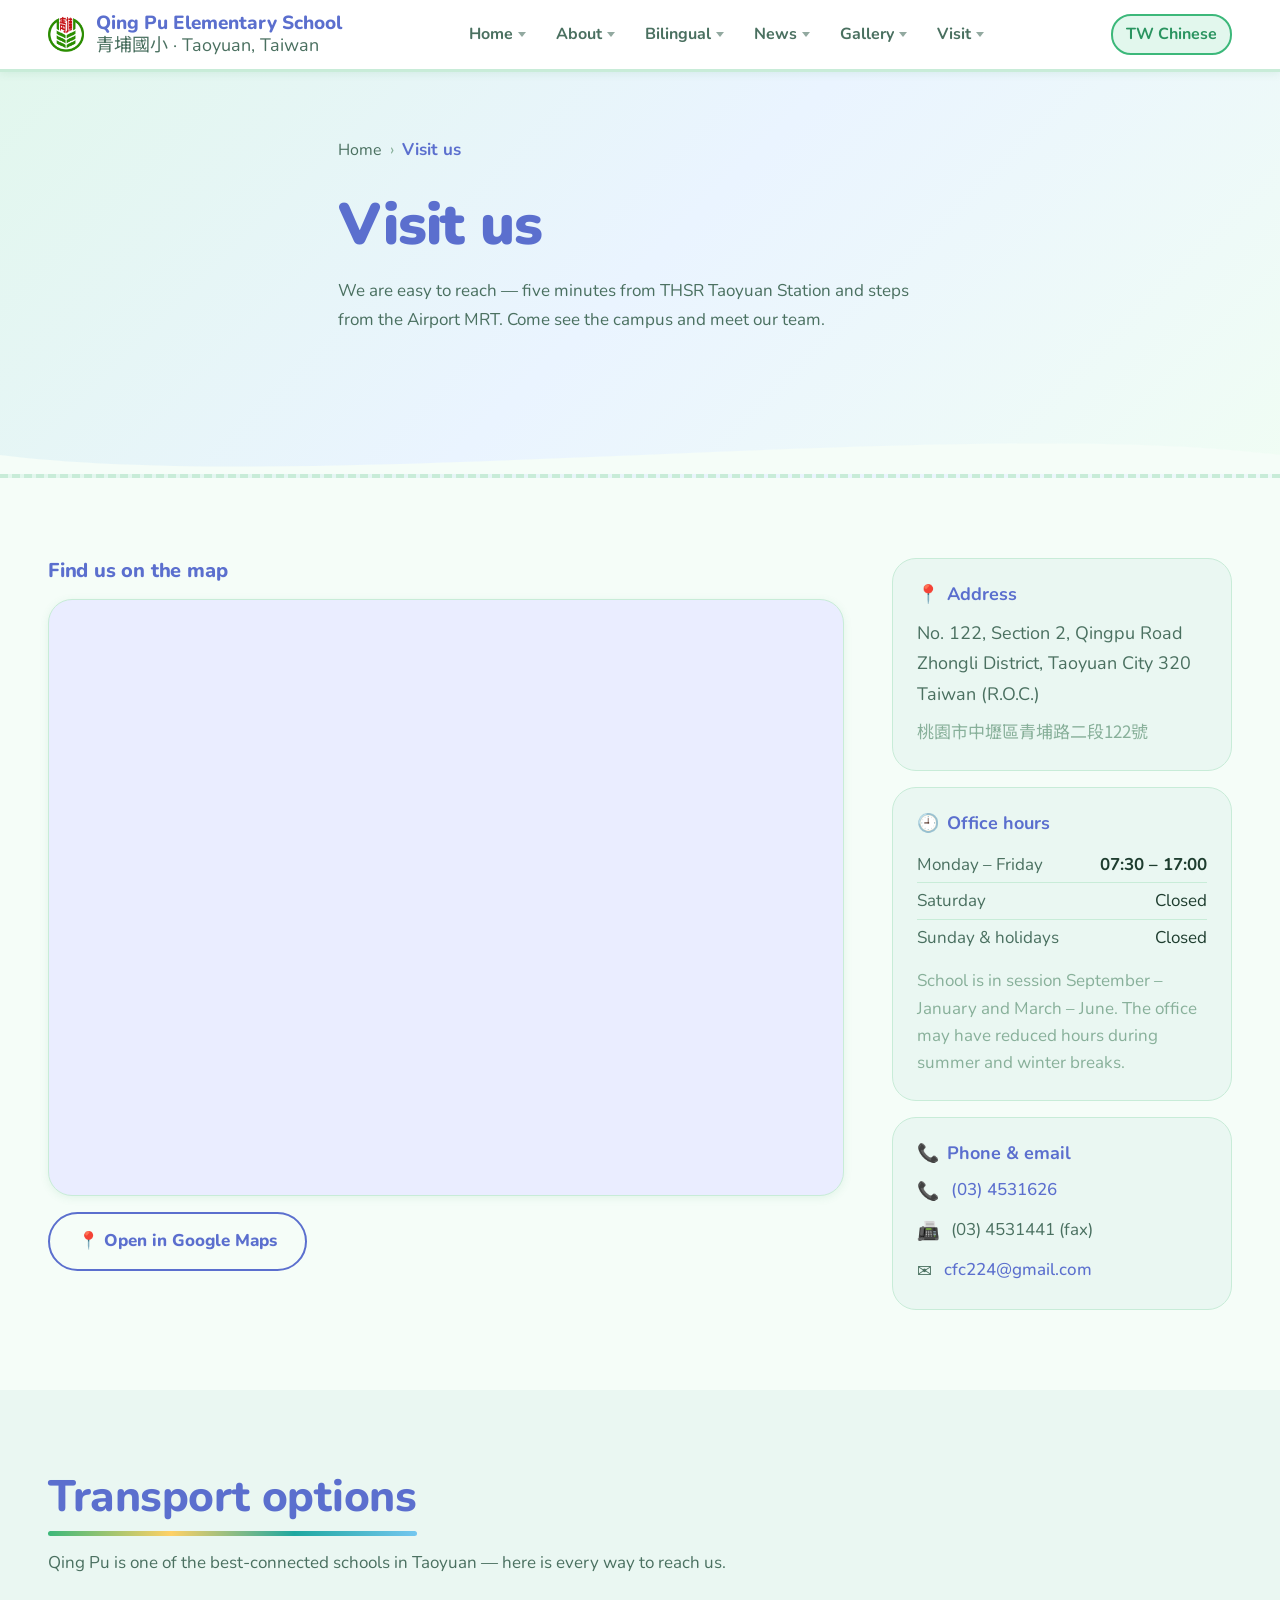
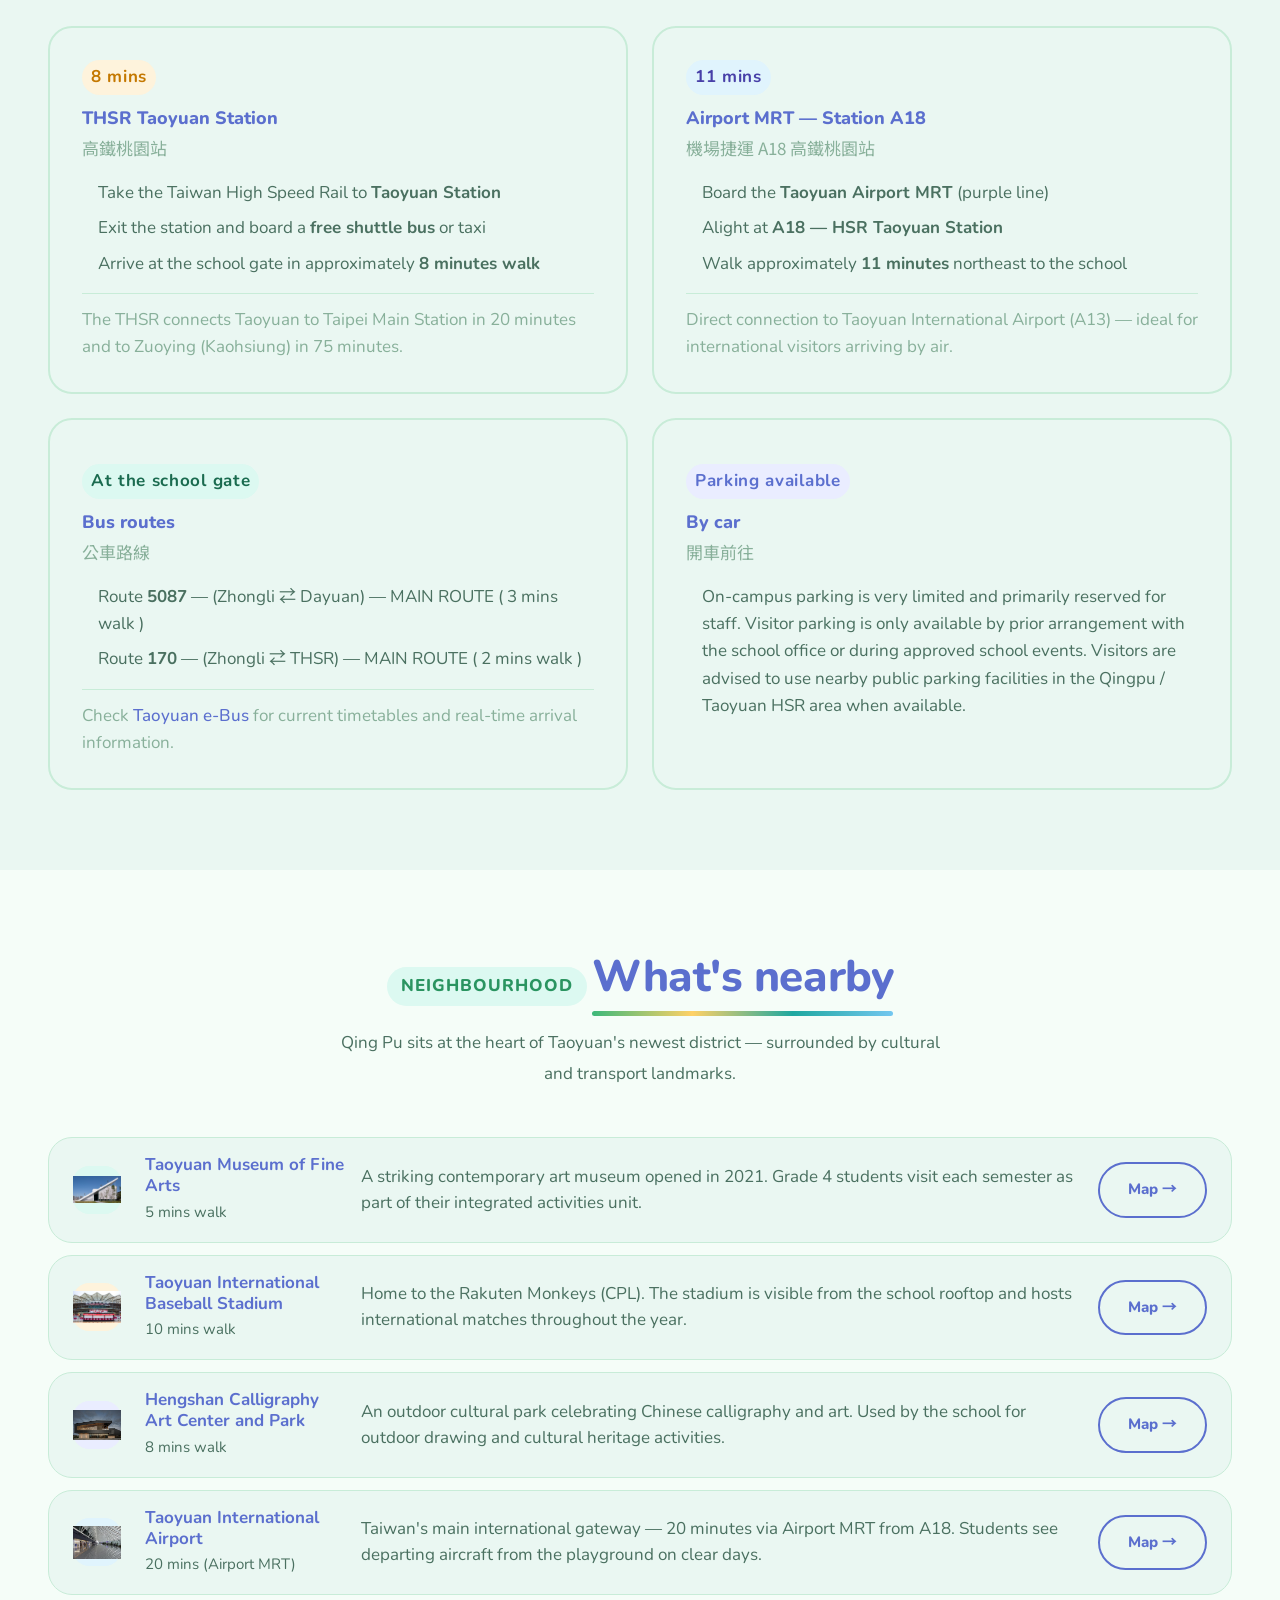
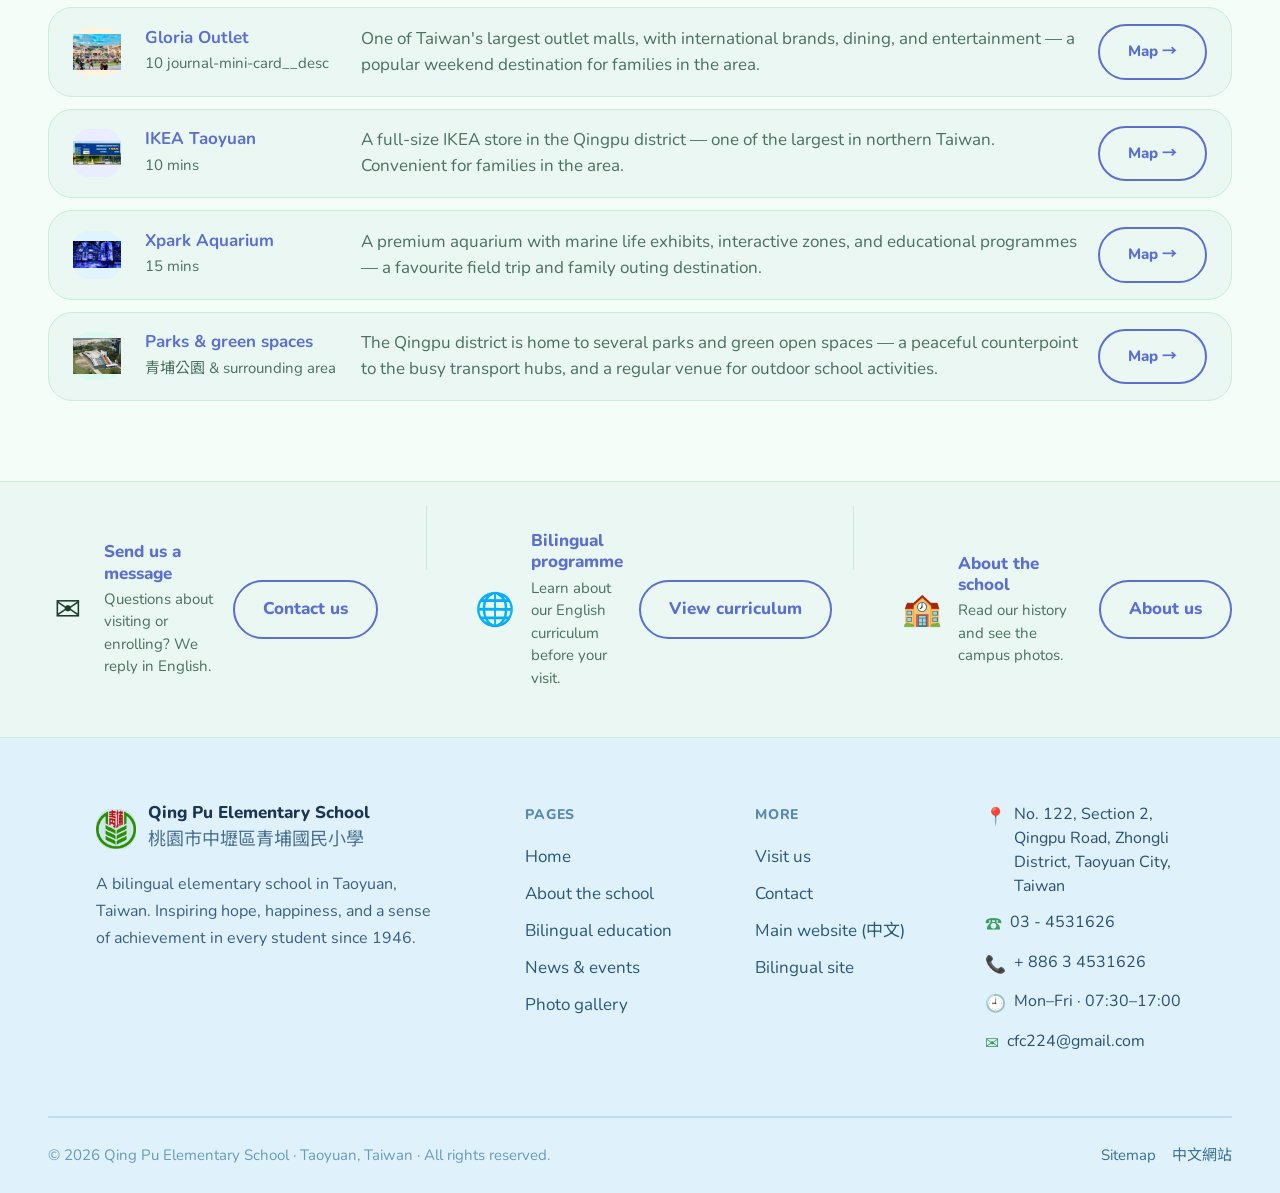
<file: visit.html>
<!DOCTYPE html>
<html lang="en">
<head>
  <meta charset="UTF-8">
  <meta name="viewport" content="width=device-width, initial-scale=1.0">
  <meta name="description" content="How to visit Qing Pu Elementary School — address, directions, public transport from THSR Taoyuan Station, and nearby landmarks.">
  <title>Visit Us — Qing Pu Elementary School</title>
  <link rel="stylesheet" href="css/style.css">
  <link rel="stylesheet" href="css/pages/about.css">
  <link rel="stylesheet" href="css/pages/visit-contact.css">
  <link rel="stylesheet" href="css/playful-theme.css">
</head>
<body>

  <a class="skip-link" href="#main">Skip to main content</a>

<!-- ── NAVBAR ── -->
<nav class="navbar" aria-label="Main navigation">
  <div class="container navbar__inner">

    <a href="index.html" class="navbar__logo" aria-label="Qing Pu Elementary School — home">
      <div class="navbar__logo-img" aria-hidden="true"><img src="images/History/logo.png" alt=""></div>
      <div class="navbar__logo-text">
        <span class="navbar__name">Qing Pu Elementary School</span>
        <span class="navbar__sub">青埔國小 · Taoyuan, Taiwan</span>
      </div>
    </a>

    <!-- Desktop nav with dropdowns — ALL items -->
    <ul class="navbar__links" role="list">

      <li class="has-dropdown">
        <button class="nav-dropdown-btn" aria-expanded="false" aria-haspopup="true">
          Home <span class="nav-caret" aria-hidden="true"></span>
        </button>
        <ul class="nav-dropdown" role="list">
          <li><a href="index.html">Home Page</a></li>
          <li><a href="index.html#honours-heading">Honours Board</a></li>
          <li><a href="index.html#news-heading">Latest News</a></li>
          <li><a href="index.html#calendar-heading">School Calendar</a></li>
          <li><a href="index.html#bilingual-heading">Bilingual Overview</a></li>
          <li><a href="index.html#nearby-heading">Our Neighbourhood</a></li>
        </ul>
      </li>

      <li class="has-dropdown">
        <button class="nav-dropdown-btn" aria-expanded="false" aria-haspopup="true">
          About <span class="nav-caret" aria-hidden="true"></span>
        </button>
        <ul class="nav-dropdown" role="list">
          <li><a href="about.html">School Overview</a></li>
          <li><a href="about.html#history">History &amp; Milestones</a></li>
          <li><a href="about.html#vision">Vision &amp; Values</a></li>
          <li><a href="about.html#student-life">Student Life</a></li>
        </ul>
      </li>

      <li class="has-dropdown">
        <button class="nav-dropdown-btn" aria-expanded="false" aria-haspopup="true">
          Bilingual <span class="nav-caret" aria-hidden="true"></span>
        </button>
        <ul class="nav-dropdown" role="list">
          <li><a href="curriculum.html">Programme Overview</a></li>
          <li><a href="curriculum.html#curriculum">Curriculum by Grade</a></li>
          <li><a href="curriculum.html#journal">English Journal</a></li>
          <li><a href="teachers.html">Bilingual Teachers</a></li>
        </ul>
      </li>

      <li class="has-dropdown">
        <button class="nav-dropdown-btn" aria-expanded="false" aria-haspopup="true">
          News <span class="nav-caret" aria-hidden="true"></span>
        </button>
        <ul class="nav-dropdown" role="list">
          <li><a href="news.html">All News &amp; Events</a></li>
          <li><a href="news.html?cat=event">Events</a></li>
          <li><a href="news.html?cat=award">Awards</a></li>
          <li><a href="news.html?cat=announcement">Announcements</a></li>
        </ul>
      </li>

      <li class="has-dropdown">
        <button class="nav-dropdown-btn" aria-expanded="false" aria-haspopup="true">
          Gallery <span class="nav-caret" aria-hidden="true"></span>
        </button>
        <ul class="nav-dropdown" role="list">
          <li><a href="gallery.html">Photo Gallery</a></li>
          <li><a href="gallery.html?cat=campus">Campus</a></li>
          <li><a href="gallery.html?cat=events">Events</a></li>
          <li><a href="gallery.html?cat=bilingual">Bilingual Activities</a></li>
          <li><a href="gallery-album.html">Albums</a></li>
        </ul>
      </li>

      <li class="has-dropdown">
        <button class="nav-dropdown-btn" aria-expanded="false" aria-haspopup="true">
          Visit <span class="nav-caret" aria-hidden="true"></span>
        </button>
        <ul class="nav-dropdown" role="list">
          <li><a href="visit.html">Getting Here</a></li>
          <li><a href="visit.html#transport">Transport Options</a></li>
          <li><a href="visit.html#nearby">Nearby Landmarks</a></li>
          <li><a href="contact.html">Contact Us</a></li>
        </ul>
      </li>

    </ul>

    <a href="https://www.cpps.tyc.edu.tw" target="_blank" rel="noopener" class="navbar__lang">TW Chinese</a>

    <button class="navbar__toggle" aria-label="Open navigation menu" aria-expanded="false" aria-controls="mobile-menu">
      <span></span><span></span><span></span>
    </button>
  </div>

  <!-- Mobile menu -->
  <div class="navbar__mobile" id="mobile-menu" role="navigation" aria-label="Mobile navigation">
    <a href="index.html">Home</a>
    <a href="about.html">About</a>
    <a href="curriculum.html">Curriculum</a>
    <a href="teachers.html">Bilingual Teachers</a>
    <a href="news.html">News</a>
    <a href="gallery.html">Gallery</a>
    <a href="visit.html">Visit Us</a>
    <a href="contact.html">Contact</a>
    <div class="navbar__mobile-lang">
      <a href="https://www.cpps.tyc.edu.tw" target="_blank" rel="noopener">View Chinese Website</a>
    </div>
  </div>
</nav>


  <main id="main">

    <!-- ── PAGE HERO ── -->
    <section class="page-hero" aria-label="Visit us">
      <div class="container page-hero__inner">
        <nav class="breadcrumb" aria-label="Breadcrumb">
          <a href="index.html">Home</a>
          <span aria-hidden="true">›</span>
          <span aria-current="page">Visit us</span>
        </nav>
        <h1 class="page-hero__title">Visit us</h1>
        <p class="page-hero__desc">
          We are easy to reach — five minutes from THSR Taoyuan Station and steps from
          the Airport MRT. Come see the campus and meet our team.
        </p>
      </div>
      <div class="page-hero__wave" aria-hidden="true">
        <svg viewBox="0 0 1440 60" preserveAspectRatio="none" xmlns="http://www.w3.org/2000/svg">
          <path d="M0,40 C360,80 1080,0 1440,40 L1440,60 L0,60 Z" fill="var(--bg)"/>
        </svg>
      </div>
    </section>


    <!-- ============================================================
         MAP + QUICK INFO — two column
         ============================================================ -->
    <section class="section" aria-labelledby="location-heading">
      <div class="container visit-layout">

        <!-- Map embed -->
        <div class="map-block fade-in">
          <h2 id="location-heading" class="map-block__title">Find us on the map</h2>

          <!-- Google Maps embed — replace src with your school's embed URL from Google Maps -->
          <!-- How to get it: Google Maps → search the school → Share → Embed a map → copy the src URL -->
          <div class="map-frame">
            <iframe
              title="Qing Pu Elementary School location on Google Maps"
              src="https://www.google.com/maps/embed?pb=!1m18!1m12!1m3!1d3616.2!2d121.234!3d24.985!2m3!1f0!2f0!3f0!3m2!1i1024!2i768!4f13.1!3m3!1m2!1s0x0%3A0x0!2zMjTCsDU5JzA2LjAiTiAxMjHCsDE0JzAyLjQiRQ!5e0!3m2!1sen!2stw!4v1234567890"
              width="100%"
              height="100%"
              style="border:0;"
              allowfullscreen=""
              loading="lazy"
              referrerpolicy="no-referrer-when-downgrade"
              aria-label="Map showing Qing Pu Elementary School in Zhongli District, Taoyuan">
            </iframe>
          </div>

          <a
            href="https://maps.google.com/?q=青埔國民小學+桃園市中壢區"
            target="_blank"
            rel="noopener"
            class="btn btn-outline mt-4"
            aria-label="Open in Google Maps (opens new tab)"
          >
            📍 Open in Google Maps
          </a>
        </div>

        <!-- Quick info panel -->
        <div class="visit-info fade-in">

          <div class="info-card">
            <h3 class="info-card__title">
              <span aria-hidden="true">📍</span> Address
            </h3>
            <address class="info-card__address">
              No. 122, Section 2, Qingpu Road<br>
              Zhongli District, Taoyuan City 320<br>
              Taiwan (R.O.C.)<br>
              <span class="info-card__zh">桃園市中壢區青埔路二段122號</span>
            </address>
          </div>

          <div class="info-card">
            <h3 class="info-card__title">
              <span aria-hidden="true">🕘</span> Office hours
            </h3>
            <table class="hours-table" aria-label="Office opening hours">
              <tbody>
                <tr>
                  <td>Monday – Friday</td>
                  <td><strong>07:30 – 17:00</strong></td>
                </tr>
                <tr>
                  <td>Saturday</td>
                  <td>Closed</td>
                </tr>
                <tr>
                  <td>Sunday &amp; holidays</td>
                  <td>Closed</td>
                </tr>
              </tbody>
            </table>
            <p class="info-card__note">
              School is in session September – January and March – June.
              The office may have reduced hours during summer and winter breaks.
            </p>
          </div>

          <div class="info-card">
            <h3 class="info-card__title">
              <span aria-hidden="true">📞</span> Phone &amp; email
            </h3>
            <ul class="contact-detail-list">
              <li>
                <span class="contact-detail-list__icon" aria-hidden="true">📞</span>
                <a href="tel:+886334531626">(03) 4531626</a>
              </li>
              <li>
                <span class="contact-detail-list__icon" aria-hidden="true">📠</span>
                <span>(03) 4531441 (fax)</span>
              </li>
              <li>
                <span class="contact-detail-list__icon" aria-hidden="true">✉️</span>
                <a href="mailto:cfc224@gmail.com">cfc224@gmail.com</a>
              </li>
            </ul>
          </div>

        </div>
      </div>
    </section>


    <!-- ============================================================
         GETTING HERE — TRANSPORT OPTIONS
         ============================================================ -->
    <section class="section bg-white" aria-labelledby="transport-heading">
      <div class="container">
        <div class="section-header">
          <h2 id="transport-heading">Transport options</h2>
          <p>Qing Pu is one of the best-connected schools in Taoyuan — here is every way to reach us.</p>
        </div>

        <div class="transport-grid">

          <div class="transport-card fade-in transport-card--hsr">
            <div class="transport-card__badge" style="background:var(--orange-light); color:var(--orange-dark);">8 mins</div>
            <h3>THSR Taoyuan Station</h3>
            <p class="transport-card__zh">高鐵桃園站</p>
            <ol class="transport-steps">
              <li>Take the Taiwan High Speed Rail to <strong>Taoyuan Station</strong></li>
              <li>Exit the station and board a <strong>free shuttle bus</strong> or taxi</li>
              <li>Arrive at the school gate in approximately <strong>8 minutes walk</strong></li>
            </ol>
            <p class="transport-card__note">
              The THSR connects Taoyuan to Taipei Main Station in 20 minutes and to Zuoying (Kaohsiung) in 75 minutes.
            </p>
          </div>

          <div class="transport-card fade-in transport-card--mrt">
            <div class="transport-card__badge" style="background:var(--purple-light); color:#4840a8;">11 mins</div>
            <h3>Airport MRT — Station A18</h3>
            <p class="transport-card__zh">機場捷運 A18 高鐵桃園站</p>
            <ol class="transport-steps">
              <li>Board the <strong>Taoyuan Airport MRT</strong> (purple line)</li>
              <li>Alight at <strong>A18 — HSR Taoyuan Station</strong></li>
              <li>Walk approximately <strong>11 minutes</strong> northeast to the school</li>
            </ol>
            <p class="transport-card__note">
              Direct connection to Taoyuan International Airport (A13) — ideal for international visitors arriving by air.
            </p>
          </div>

          <div class="transport-card fade-in transport-card--bus">
            <div class="transport-card__icon" aria-hidden="true"></div>
            <div class="transport-card__badge" style="background:var(--green-light); color:#1a6b4f;">At the school gate</div>
            <h3>Bus routes</h3>
            <p class="transport-card__zh">公車路線</p>
            <ul class="transport-steps">
              <li>Route <strong>5087</strong> — (Zhongli ⇄ Dayuan) — MAIN ROUTE ( 3 mins walk )</li>
              <li>Route <strong>170</strong> — (Zhongli ⇄ THSR) — MAIN ROUTE ( 2 mins walk )</li>
            </ul>
            <p class="transport-card__note">
              Check <a href="https://ebus.tycg.gov.tw" target="_blank" rel="noopener">Taoyuan e-Bus</a> for current timetables and real-time arrival information.
            </p>
          </div>

          <div class="transport-card fade-in transport-card--car">
            <div class="transport-card__icon" aria-hidden="true"></div>
            <div class="transport-card__badge" style="background:var(--navy-light); color:var(--navy);">Parking available</div>
            <h3>By car</h3>
            <p class="transport-card__zh">開車前往</p>
            <ul class="transport-steps">
              <!--<li>From <strong>National Freeway 1</strong>: Exit at Zhongli Interchange or Taoyuan System Interchange, then follow signs toward Taoyuan High Speed Rail Station (Qingpu / Qingpu New Town area). Continue into Qingpu New Town via Linghang South Road (領航南路) or nearby HSR access roads to reach Qingpu Elementary School.</li>-->
              <li>On-campus parking is very limited and primarily reserved for staff. Visitor parking is only available by prior arrangement with the school office or during approved school events. Visitors are advised to use nearby public parking facilities in the Qingpu / Taoyuan HSR area when available.</li>
            </ul>
          </div>

        </div>
      </div>
    </section>


    <!-- ============================================================
         NEARBY LANDMARKS
         ============================================================ -->
    <section class="section" aria-labelledby="nearby-heading">
      <div class="container">
        <div class="section-header centered">
          <p class="eyebrow">Neighbourhood</p>
          <h2 id="nearby-heading">What's nearby</h2>
          <p>Qing Pu sits at the heart of Taoyuan's newest district — surrounded by cultural and transport landmarks.</p>
        </div>

        <div class="nearby-list">

          <div class="nearby-row fade-in">
            <div class="nearby-row__icon" style="background:var(--green-light);" aria-hidden="true"><img src="images/Neighborhood/museum.jpg" alt=""></div>
            <div class="nearby-row__info">
              <h4>Taoyuan Museum of Fine Arts</h4>
              <p class="text-sm text-muted">5 mins walk</p>
            </div>
            <p class="nearby-row__desc">
              A striking contemporary art museum opened in 2021. Grade 4 students visit
              each semester as part of their integrated activities unit.
            </p>
            <a href="https://maps.google.com/?q=桃園市立美術館" target="_blank" rel="noopener" class="btn btn-outline btn-sm">Map →</a>
          </div>

          <div class="nearby-row fade-in">
            <div class="nearby-row__icon" style="background:var(--orange-light);" aria-hidden="true"><img src="images/Neighborhood/baseball stadium.jpg" alt=""></div>
            <div class="nearby-row__info">
              <h4>Taoyuan International Baseball Stadium</h4>
              <p class="text-sm text-muted">10 mins walk</p>
            </div>
            <p class="nearby-row__desc">
              Home to the Rakuten Monkeys (CPL). The stadium is visible from the school
              rooftop and hosts international matches throughout the year.
            </p>
            <a href="https://maps.google.com/?q=桃園國際棒球場" target="_blank" rel="noopener" class="btn btn-outline btn-sm">Map →</a>
          </div>

          <div class="nearby-row fade-in">
            <div class="nearby-row__icon" style="background:var(--navy-light);" aria-hidden="true"><img src="images/Neighborhood/calligraphy art center.jpg" alt=""></div>
            <div class="nearby-row__info">
              <h4>Hengshan Calligraphy Art Center and Park</h4>
              <p class="text-sm text-muted">8 mins walk</p>
            </div>
            <p class="nearby-row__desc">
              An outdoor cultural park celebrating Chinese calligraphy and art.
              Used by the school for outdoor drawing and cultural heritage activities.
            </p>
            <a href="https://maps.google.com/?q=桃園書法藝術園區" target="_blank" rel="noopener" class="btn btn-outline btn-sm">Map →</a>
          </div>

          <div class="nearby-row fade-in">
            <div class="nearby-row__icon" style="background:var(--purple-light);" aria-hidden="true"><img src="images/Neighborhood/airport.jpg" alt=""></div>
            <div class="nearby-row__info">
              <h4>Taoyuan International Airport</h4>
              <p class="text-sm text-muted">20 mins (Airport MRT)</p>
            </div>
            <p class="nearby-row__desc">
              Taiwan's main international gateway — 20 minutes via Airport MRT from
              A18. Students see departing aircraft from the playground on clear days.
            </p>
            <a href="https://maps.google.com/?q=桃園國際機場" target="_blank" rel="noopener" class="btn btn-outline btn-sm">Map →</a>
          </div>

          <div class="nearby-row fade-in">
            <div class="nearby-row__icon" style="background:var(--orange-light);" aria-hidden="true"><img src="images/Neighborhood/gloria.jpg" alt=""></div>
            <div class="nearby-row__info">
              <h4>Gloria Outlet</h4>
              <p class="text-sm text-muted">10 journal-mini-card__desc</p>
            </div>
            <p class="nearby-row__desc">
              One of Taiwan's largest outlet malls, with international brands, dining,
              and entertainment — a popular weekend destination for families in the area.
            </p>
            <a href="https://maps.google.com/?q=Gloria+Outlets+Taoyuan" target="_blank" rel="noopener" class="btn btn-outline btn-sm">Map →</a>
          </div>

          <div class="nearby-row fade-in">
            <div class="nearby-row__icon" style="background:var(--navy-light);" aria-hidden="true"><img src="images/Neighborhood/IKEA.jpeg" alt=""></div>
            <div class="nearby-row__info">
              <h4>IKEA Taoyuan</h4>
              <p class="text-sm text-muted">10 mins</p>
            </div>
            <p class="nearby-row__desc">
              A full-size IKEA store in the Qingpu district — one of the largest in
              northern Taiwan. Convenient for families in the area.
            </p>
            <a href="https://maps.google.com/?q=IKEA+桃園" target="_blank" rel="noopener" class="btn btn-outline btn-sm">Map →</a>
          </div>

          <div class="nearby-row fade-in">
            <div class="nearby-row__icon" style="background:var(--purple-light);" aria-hidden="true"><img src="images/Neighborhood/xpark.jpg" alt=""></div>
            <div class="nearby-row__info">
              <h4>Xpark Aquarium</h4>
              <p class="text-sm text-muted">15 mins</p>
            </div>
            <p class="nearby-row__desc">
              A premium aquarium with marine life exhibits, interactive zones, and
              educational programmes — a favourite field trip and family outing destination.
            </p>
            <a href="https://maps.google.com/?q=Xpark+桃園" target="_blank" rel="noopener" class="btn btn-outline btn-sm">Map →</a>
          </div>

          <div class="nearby-row fade-in">
            <div class="nearby-row__icon" style="background:var(--green-light);" aria-hidden="true"><img src="images/Neighborhood/park.webp" alt=""></div>
            <div class="nearby-row__info">
              <h4>Parks &amp; green spaces</h4>
              <p class="text-sm text-muted">青埔公園 &amp; surrounding area</p>
            </div>
            <p class="nearby-row__desc">
              The Qingpu district is home to several parks and green open spaces — a
              peaceful counterpoint to the busy transport hubs, and a regular venue for
              outdoor school activities.
            </p>
            <a href="https://maps.google.com/?q=青埔公園+桃園" target="_blank" rel="noopener" class="btn btn-outline btn-sm">Map →</a>
          </div>

        </div>
      </div>
    </section>


    <!-- ── CTA STRIP ── -->
    <section class="cta-strip" aria-label="Contact and more">
      <div class="container cta-strip__inner">
        <div class="cta-strip__item fade-in">
          <div class="cta-strip__icon" aria-hidden="true">✉️</div>
          <div>
            <h4>Send us a message</h4>
            <p>Questions about visiting or enrolling? We reply in English.</p>
          </div>
          <a href="contact.html" class="btn btn-outline">Contact us</a>
        </div>
        <div class="cta-strip__divider" aria-hidden="true"></div>
        <div class="cta-strip__item fade-in">
          <div class="cta-strip__icon" aria-hidden="true">🌐</div>
          <div>
            <h4>Bilingual programme</h4>
            <p>Learn about our English curriculum before your visit.</p>
          </div>
          <a href="bilingual.html" class="btn btn-outline">View curriculum</a>
        </div>
        <div class="cta-strip__divider" aria-hidden="true"></div>
        <div class="cta-strip__item fade-in">
          <div class="cta-strip__icon" aria-hidden="true">🏫</div>
          <div>
            <h4>About the school</h4>
            <p>Read our history and see the campus photos.</p>
          </div>
          <a href="about.html" class="btn btn-outline">About us</a>
        </div>
      </div>
    </section>

  </main>


  <!-- ── FOOTER ── -->
  <footer class="footer" role="contentinfo">
    <div class="container">
      <div class="footer__grid">
        <div class="footer__brand">
          <div class="footer__logo">
            <div class="footer__logo-box" aria-hidden="true"><img src="images/History/logo.png" alt=""></div>
            <div>
              <div class="footer__school-name">Qing Pu Elementary School</div>
              <div class="footer__school-zh">桃園市中壢區青埔國民小學</div>
            </div>
          </div>
          <p class="footer__desc">A bilingual elementary school in Taoyuan, Taiwan. Inspiring hope, happiness, and a sense of achievement in every student since 1946.</p>
        </div>
        <div>
          <p class="footer__col-title">Pages</p>
          <ul class="footer__links">
            <li><a href="index.html">Home</a></li>
            <li><a href="about.html">About the school</a></li>
            <li><a href="bilingual.html">Bilingual education</a></li>
            <li><a href="news.html">News &amp; events</a></li>
            <li><a href="gallery.html">Photo gallery</a></li>
          </ul>
        </div>
        <div>
          <p class="footer__col-title">More</p>
          <ul class="footer__links">
            <li><a href="visit.html">Visit us</a></li>
            <li><a href="contact.html">Contact</a></li>
            <li><a href="https://www.cpps.tyc.edu.tw" target="_blank" rel="noopener">Main website (中文)</a></li>
            <li><a href="http://163.30.130.236/bilingual/index.php" target="_blank" rel="noopener">Bilingual site</a></li>
          </ul>
        </div>
        <div>
          <div class="footer__contact-item">
            <span class="footer__contact-icon" aria-hidden="true">📍</span>
            <span>No. 122, Section 2, Qingpu Road, Zhongli District, Taoyuan City, Taiwan</span>
          </div>
          <div class="footer__contact-item">
            <span class="footer__contact-icon" aria-hidden="true">☎️</span>
            <span>03 - 4531626</span>
          </div>
          <div class="footer__contact-item">
            <span class="footer__contact-icon" aria-hidden="true">📞</span>
            <span>+ 886 3 4531626</span>
          </div>
          <div class="footer__contact-item">
            <span class="footer__contact-icon" aria-hidden="true">🕘</span>
            <span>Mon–Fri · 07:30–17:00</span>
          </div>
          <div class="footer__contact-item">
            <span class="footer__contact-icon" aria-hidden="true">✉️</span>
            <span>cfc224@gmail.com</span>
          </div>
        </div>
      </div>
      <div class="footer__bottom">
        <p class="footer__copy">© 2026 Qing Pu Elementary School · Taoyuan, Taiwan · All rights reserved.</p>
        <div class="footer__bottom-links">
          <a href="#">Sitemap</a>
          <a href="https://www.cpps.tyc.edu.tw" target="_blank" rel="noopener">中文網站</a>
        </div>
      </div>
    </div>
  </footer>

  <script src="js/main.js"></script>
</body>
</html>
</file>
<file: css/style.css>
/* ============================================================
   Qing Pu Elementary School — English Website
   style.css  |  Shared styles: reset, variables, typography,
               navbar, footer, buttons, utilities
   ============================================================ */

/* ── Google Fonts ── */
@import url('https://fonts.googleapis.com/css2?family=Inter:wght@400;500;600;700&family=Noto+Sans+TC:wght@400;500&display=swap');

/* ── CSS Variables ── */
:root {
  /* Brand colors — uniform: orange shirts, navy shorts, white */
  --navy:          #1a4f7a;   /* primary: navbar, footer, headings */
  --navy-dark:     #0f3354;   /* hover states */
  --navy-light:    #e8f1f9;   /* light tint backgrounds */
  --orange:        #F09300;   /* CTA buttons, active states, highlights */
  --orange-dark:   #c47800;   /* orange hover */
  --orange-light:  #fef3dc;   /* orange tint */
  --green:         #3caa84;   /* Qingpu green — bilingual accents */
  --green-light:   #e6f5ef;
  --purple:        #7F77DD;   /* MRT purple — transport references */
  --purple-light:  #eeedfe;

  /* Neutrals */
  --bg:            #ffffff;   /* pure white — uniform shirt white */
  --bg-white:      #f4f7fa;   /* subtle section contrast against pure white bg */
  --bg-card:       #ffffff;
  --text:          #1c1c1c;
  --text-muted:    #5f6b7a;
  --text-light:    #94a3b8;
  --border:        #e2e8f0;
  --border-dark:   #cbd5e1;

  /* Spacing scale */
  --sp-1:  4px;
  --sp-2:  8px;
  --sp-3:  12px;
  --sp-4:  16px;
  --sp-5:  24px;
  --sp-6:  32px;
  --sp-7:  48px;
  --sp-8:  64px;
  --sp-9:  80px;
  --sp-10: 96px;

  /* Layout */
  --container-max: 1320px;
  --navbar-height: 64px;
  --radius-sm:  6px;
  --radius-md:  10px;
  --radius-lg:  16px;
  --radius-xl:  24px;

  /* Shadows */
  --shadow-sm:  0 1px 3px rgba(0,0,0,0.08), 0 1px 2px rgba(0,0,0,0.04);
  --shadow-md:  0 4px 12px rgba(0,0,0,0.08), 0 2px 4px rgba(0,0,0,0.04);
  --shadow-lg:  0 8px 24px rgba(0,0,0,0.10), 0 4px 8px rgba(0,0,0,0.04);

  /* Transitions */
  --ease: cubic-bezier(0.4, 0, 0.2, 1);
  --t-fast: 150ms var(--ease);
  --t-base: 250ms var(--ease);
}


/* ============================================================
   RESET
   ============================================================ */
*, *::before, *::after {
  box-sizing: border-box;
  margin: 0;
  padding: 0;
}

html {
  scroll-behavior: smooth;
  -webkit-text-size-adjust: 100%;
}

body {
  font-family: 'Inter', 'Noto Sans TC', system-ui, sans-serif;
  font-size: 18px;
  line-height: 1.7;
  color: var(--text);
  background-color: var(--bg);
  -webkit-font-smoothing: antialiased;
}

img, picture, video, svg {
  display: block;
  max-width: 100%;
}

input, button, textarea, select {
  font: inherit;
}

ul, ol {
  list-style: none;
}

a {
  color: inherit;
  text-decoration: none;
}

h1, h2, h3, h4, h5, h6 {
  line-height: 1.25;
  color: var(--navy);
}


/* ============================================================
   TYPOGRAPHY
   ============================================================ */
h1 { font-size: clamp(32px, 5vw, 52px); font-weight: 700; letter-spacing: -0.02em; }
h2 { font-size: clamp(24px, 4vw, 38px); font-weight: 700; letter-spacing: -0.01em; }
h3 { font-size: clamp(18px, 2.5vw, 24px); font-weight: 600; }
h4 { font-size: 18px; font-weight: 600; }
h5 { font-size: 17px; font-weight: 600; }

p {
  color: var(--text-muted);
  line-height: 1.75;
}

.text-navy   { color: var(--navy); }
.text-orange { color: var(--orange); }
.text-muted  { color: var(--text-muted); }
.text-center { text-align: center; }
.text-sm     { font-size: 18px; }
.text-xs     { font-size: 18px; }

/* Section eyebrow label */
.eyebrow {
  display: inline-flex;
  align-items: center;
  gap: var(--sp-2);
  font-size: 18px;
  font-weight: 600;
  letter-spacing: 0.1em;
  text-transform: uppercase;
  color: var(--orange);
  margin-bottom: var(--sp-3);
}

/* Section heading + subtext block */
.section-header {
  margin-bottom: var(--sp-7);
}

.section-header.centered {
  text-align: center;
  max-width: 600px;
  margin-left: auto;
  margin-right: auto;
}

.section-header h2 {
  margin-bottom: var(--sp-3);
}

.section-header p {
  font-size: 17px;
}


/* ============================================================
   LAYOUT UTILITIES
   ============================================================ */
.container {
  max-width: var(--container-max);
  margin: 0 auto;
  padding: 0 var(--sp-7);
}

.section {
  padding: var(--sp-9) 0;
}

.section-sm {
  padding: var(--sp-7) 0;
}

/* Grid helpers */
.grid-2 { display: grid; grid-template-columns: repeat(2, minmax(0,1fr)); gap: var(--sp-5); }
.grid-3 { display: grid; grid-template-columns: repeat(3, minmax(0,1fr)); gap: var(--sp-5); }
.grid-4 { display: grid; grid-template-columns: repeat(4, minmax(0,1fr)); gap: var(--sp-5); }

/* Flex helpers */
.flex       { display: flex; }
.flex-center { display: flex; align-items: center; justify-content: center; }
.flex-between { display: flex; align-items: center; justify-content: space-between; }
.gap-2 { gap: var(--sp-2); }
.gap-3 { gap: var(--sp-3); }
.gap-4 { gap: var(--sp-4); }

/* Spacing helpers */
.mt-4 { margin-top: var(--sp-4); }
.mt-5 { margin-top: var(--sp-5); }
.mt-6 { margin-top: var(--sp-6); }
.mb-4 { margin-bottom: var(--sp-4); }
.mb-5 { margin-bottom: var(--sp-5); }


/* ============================================================
   BUTTONS
   ============================================================ */
.btn {
  display: inline-flex;
  align-items: center;
  gap: var(--sp-2);
  padding: 11px 22px;
  border-radius: var(--radius-md);
  font-size: 17px;
  font-weight: 600;
  cursor: pointer;
  border: 2px solid transparent;
  transition: background var(--t-fast), color var(--t-fast), border-color var(--t-fast), transform var(--t-fast), box-shadow var(--t-fast);
  white-space: nowrap;
  text-decoration: none;
}

.btn:active { transform: scale(0.97); }

/* Primary — orange fill */
.btn-primary {
  background: var(--orange);
  color: #fff;
  border-color: var(--orange);
}
.btn-primary:hover {
  background: var(--orange-dark);
  border-color: var(--orange-dark);
  box-shadow: var(--shadow-md);
}

/* Secondary — navy fill */
.btn-secondary {
  background: var(--navy);
  color: #fff;
  border-color: var(--navy);
}
.btn-secondary:hover {
  background: var(--navy-dark);
  border-color: var(--navy-dark);
  box-shadow: var(--shadow-md);
}

/* Ghost — outline only */
.btn-ghost {
  background: transparent;
  color: #fff;
  border-color: rgba(255,255,255,0.5);
}
.btn-ghost:hover {
  background: rgba(255,255,255,0.12);
  border-color: #fff;
}

/* Ghost navy — for use on white backgrounds */
.btn-outline {
  background: transparent;
  color: var(--navy);
  border-color: var(--navy);
}
.btn-outline:hover {
  background: var(--navy);
  color: #fff;
}

/* Small variant */
.btn-sm {
  padding: 7px 14px;
  font-size: 17px;
}


/* ============================================================
   BADGES & TAGS
   ============================================================ */
.badge {
  display: inline-flex;
  align-items: center;
  gap: 4px;
  font-size: 17px;
  font-weight: 600;
  padding: 3px 9px;
  border-radius: 20px;
  letter-spacing: 0.04em;
}

.badge-navy   { background: var(--navy-light);   color: var(--navy-dark); }
.badge-orange { background: var(--orange-light);  color: var(--orange-dark); }
.badge-green  { background: var(--green-light);   color: #1a6b4f; }
.badge-purple { background: var(--purple-light);  color: #4840a8; }
.badge-gray   { background: #f1f5f9; color: var(--text-muted); }


/* ============================================================
   CARDS
   ============================================================ */
.card {
  background: var(--bg-card);
  border-radius: var(--radius-lg);
  border: 1px solid var(--border);
  overflow: hidden;
  transition: box-shadow var(--t-base), transform var(--t-base);
}

.card:hover {
  box-shadow: var(--shadow-md);
  transform: translateY(-2px);
}

.card-body {
  padding: var(--sp-5);
}

.card-img {
  width: 100%;
  aspect-ratio: 16/9;
  object-fit: cover;
  background: var(--navy-light);
}


/* ============================================================
   NAVBAR
   ============================================================ */
.navbar {
  position: sticky;
  top: 0;
  z-index: 100;
  height: var(--navbar-height);
  background: var(--navy);
  border-bottom: 1px solid rgba(255,255,255,0.08);
  transition: box-shadow var(--t-base);
}

.navbar.scrolled {
  box-shadow: 0 2px 20px rgba(0,0,0,0.2);
}

.navbar__inner {
  display: flex;
  align-items: center;
  justify-content: space-between;
  height: 100%;
  gap: var(--sp-4);
}

/* Logo */
.navbar__logo {
  display: flex;
  align-items: center;
  gap: var(--sp-3);
  flex-shrink: 0;
  text-decoration: none;
}

.navbar__logo-img {
  width: 36px;
  height: 36px;
  border-radius: 8px;
  background: rgba(255,255,255,0.15);
  display: flex;
  align-items: center;
  justify-content: center;
  font-size: 18px;
  flex-shrink: 0;
  overflow: hidden;
}

.navbar__logo-img img {
  width: 100%;
  height: 100%;
  object-fit: cover;
}

.navbar__logo-text {
  display: flex;
  flex-direction: column;
}

.navbar__name {
  font-size: 18px;
  font-weight: 600;
  color: #fff;
  line-height: 1.2;
}

.navbar__sub {
  font-size: 17px;
  color: rgba(255,255,255,0.55);
  font-weight: 400;
  line-height: 1.2;
}

/* Nav links */
.navbar__links {
  display: flex;
  align-items: center;
  gap: 2px;
  list-style: none;
  margin: 0;
  padding: 0;
}

.navbar__links a {
  display: block;
  padding: 6px 12px;
  font-size: 18px;
  font-weight: 500;
  color: rgba(255,255,255,0.75);
  border-radius: var(--radius-sm);
  transition: color var(--t-fast), background var(--t-fast);
  text-decoration: none;
  white-space: nowrap;
}

.navbar__links a:hover {
  color: #fff;
  background: rgba(255,255,255,0.10);
}

.navbar__links a.active {
  color: #fff;
  background: rgba(255,255,255,0.12);
  /* Orange underline shows active page */
  box-shadow: inset 0 -2px 0 var(--orange);
}

/* Language toggle */
.navbar__lang {
  flex-shrink: 0;
  background: rgba(255,255,255,0.12);
  border: 1px solid rgba(255,255,255,0.25);
  color: #fff;
  padding: 5px 13px;
  border-radius: 20px;
  font-size: 17px;
  font-weight: 500;
  cursor: pointer;
  transition: background var(--t-fast), border-color var(--t-fast);
  text-decoration: none;
  display: inline-flex;
  align-items: center;
  gap: 5px;
}

.navbar__lang:hover {
  background: rgba(255,255,255,0.20);
  border-color: rgba(255,255,255,0.5);
}

/* Mobile hamburger button */
.navbar__toggle {
  display: none;
  flex-direction: column;
  justify-content: center;
  align-items: center;
  gap: 5px;
  width: 36px;
  height: 36px;
  background: transparent;
  border: none;
  cursor: pointer;
  padding: 4px;
  border-radius: var(--radius-sm);
  flex-shrink: 0;
}

.navbar__toggle span {
  display: block;
  width: 22px;
  height: 2px;
  background: #fff;
  border-radius: 2px;
  transition: transform var(--t-base), opacity var(--t-base);
}

/* Hamburger → X animation */
.navbar__toggle.open span:nth-child(1) { transform: translateY(7px) rotate(45deg); }
.navbar__toggle.open span:nth-child(2) { opacity: 0; }
.navbar__toggle.open span:nth-child(3) { transform: translateY(-7px) rotate(-45deg); }

/* Mobile nav drawer */
.navbar__mobile {
  display: none;
  position: absolute;
  top: var(--navbar-height);
  left: 0;
  right: 0;
  background: var(--navy-dark);
  border-bottom: 1px solid rgba(255,255,255,0.08);
  padding: var(--sp-3) var(--sp-5) var(--sp-4);
  box-shadow: var(--shadow-lg);
  z-index: 99;
}

.navbar__mobile.open {
  display: block;
}

.navbar__mobile a {
  display: block;
  padding: 11px var(--sp-3);
  font-size: 17px;
  font-weight: 500;
  color: rgba(255,255,255,0.85);
  border-radius: var(--radius-sm);
  border-bottom: 1px solid rgba(255,255,255,0.06);
  transition: color var(--t-fast), background var(--t-fast);
}

.navbar__mobile a:last-child {
  border-bottom: none;
}

.navbar__mobile a:hover,
.navbar__mobile a.active {
  color: #fff;
  background: rgba(255,255,255,0.08);
}

.navbar__mobile-lang {
  margin-top: var(--sp-3);
  padding-top: var(--sp-3);
  border-top: 1px solid rgba(255,255,255,0.1);
}


/* ============================================================
   FOOTER
   ============================================================ */
.footer {
  background: #dff1fb;
  color: #2a5070;
  padding: var(--sp-8) 0 var(--sp-5);
}

.footer__grid {
  display: grid;
  grid-template-columns: 2fr 1fr 1fr 1fr;
  gap: var(--sp-7);
  margin-bottom: var(--sp-7);
}

.footer__brand {}

.footer__logo {
  display: flex;
  align-items: center;
  gap: var(--sp-3);
  margin-bottom: var(--sp-4);
}

.footer__logo-box {
  width: 40px;
  height: 40px;
  background: rgba(91,111,206,0.10);
  border-radius: var(--radius-md);
  display: flex;
  align-items: center;
  justify-content: center;
  font-size: 20px;
  flex-shrink: 0;
}

.footer__school-name {
  font-size: 17px;
  font-weight: 800;
  color: #1a3550;
  line-height: 1.3;
}

.footer__school-zh {
  font-size: 18px;
  color: #4a7090;
}

.footer__desc {
  font-size: 17px;
  line-height: 1.7;
  color: #3a6080;
  max-width: 320px;
}

.footer__col-title {
  font-size: 18px;
  font-weight: 600;
  letter-spacing: 0.08em;
  text-transform: uppercase;
  color: #5a8aaa;
  margin-bottom: var(--sp-4);
}

.footer__links {
  list-style: none;
  display: flex;
  flex-direction: column;
  gap: var(--sp-2);
}

.footer__links a {
  font-size: 18px;
  color: #2a5878;
  text-decoration: none;
  transition: color var(--t-fast);
}

.footer__links a:hover {
  color: #1a3550;
}

.footer__contact-item {
  display: flex;
  align-items: flex-start;
  gap: var(--sp-2);
  font-size: 17px;
  color: #2a5070;
  margin-bottom: var(--sp-3);
  line-height: 1.5;
}

.footer__contact-icon {
  font-size: 17px;
  color: #e86060;
  margin-top: 2px;
  flex-shrink: 0;
}

.footer__bottom {
  border-top: 2px solid rgba(91,160,210,0.25);
  padding-top: var(--sp-5);
  display: flex;
  align-items: center;
  justify-content: space-between;
  gap: var(--sp-4);
  flex-wrap: wrap;
}

.footer__copy {
  font-size: 18px;
  color: #6a9ab8;
}

.footer__bottom-links {
  display: flex;
  gap: var(--sp-4);
}

.footer__bottom-links a {
  font-size: 18px;
  color: #3a7090;
  transition: color var(--t-fast);
}

.footer__bottom-links a:hover {
  color: #1a3550;
}


/* ============================================================
   DIVIDERS & DECORATIONS
   ============================================================ */
.divider {
  border: none;
  border-top: 1px solid var(--border);
  margin: var(--sp-7) 0;
}

/* Paper-plane decorative SVG placeholder */
.deco-plane {
  opacity: 0.06;
  pointer-events: none;
  user-select: none;
}

/* Section background alternates */
.bg-white  { background: var(--bg-white); }
.bg-navy   { background: var(--navy); color: #fff; }
.bg-navy h2, .bg-navy h3 { color: #fff; }
.bg-navy p  { color: rgba(255,255,255,0.7); }
.bg-light  { background: var(--navy-light); }
.bg-orange-light { background: var(--orange-light); }


/* ============================================================
   SKIP LINK (accessibility)
   ============================================================ */
.skip-link {
  position: absolute;
  top: -100px;
  left: var(--sp-5);
  background: var(--orange);
  color: #fff;
  padding: var(--sp-2) var(--sp-4);
  border-radius: var(--radius-sm);
  font-weight: 600;
  font-size: 18px;
  z-index: 9999;
  transition: top var(--t-fast);
}

.skip-link:focus {
  top: var(--sp-3);
}


/* ============================================================
   RESPONSIVE BREAKPOINTS
   ============================================================ */

/* Tablet — ≤ 1024px */
@media (max-width: 1024px) {
  .grid-4 { grid-template-columns: repeat(2, minmax(0,1fr)); }

  .footer__grid {
    grid-template-columns: 1fr 1fr;
    gap: var(--sp-6);
  }

  .navbar__links { gap: 0; }
  .navbar__links a { padding: 6px 9px; font-size: 17px; }
}

/* Mobile — ≤ 768px */
@media (max-width: 768px) {
  :root { --navbar-height: 56px; }

  .section  { padding: var(--sp-7) 0; }
  .section-sm { padding: var(--sp-6) 0; }

  /* Hide desktop nav, show hamburger */
  .navbar__links,
  .navbar__lang { display: none; }

  .navbar__toggle { display: flex; }

  /* Stack grids */
  .grid-2,
  .grid-3,
  .grid-4 { grid-template-columns: 1fr; }

  .footer__grid {
    grid-template-columns: 1fr;
    gap: var(--sp-5);
  }

  .footer__desc { max-width: 100%; }

  .footer__bottom {
    flex-direction: column;
    align-items: flex-start;
    gap: var(--sp-3);
  }
}

/* Small mobile — ≤ 480px */
@media (max-width: 480px) {
  .container { padding: 0 var(--sp-4); }
}
</file>
<file: css/pages/about.css>
/* ============================================================
   Qing Pu Elementary School — English Website
   about.css  |  Page-specific styles for about.html
   ============================================================ */


/* ── PAGE HERO (shared pattern — reuse for other pages too) ── */
.page-hero {
    background: linear-gradient(135deg, #eae8ff 0%, #ffe8f0 50%, #e8f9f4 100%);
    padding: var(--sp-8) 0 0;
    position: relative;
    overflow: hidden;
  }
  
  /* Grid texture hidden for playful theme */
  .page-hero::before { display: none; }
  
  .page-hero__inner {
    position: relative;
    z-index: 1;
    max-width: 700px;
    padding-bottom: var(--sp-9);
  }
  
  .page-hero__title {
    color: var(--navy);
    margin-bottom: var(--sp-4);
  }
  
  .page-hero__desc {
    color: var(--text-muted);
    font-size: 17px;
    line-height: 1.7;
  }
  
  /* Wave SVG that transitions navy hero into page bg */
  .page-hero__wave {
    display: block;
    line-height: 0;
    margin-bottom: -1px; /* prevent 1px gap */
  }
  
  .page-hero__wave svg {
    width: 100%;
    height: 60px;
  }
  
  
  /* ── BREADCRUMB ── */
  .breadcrumb {
    display: flex;
    align-items: center;
    gap: var(--sp-2);
    margin-bottom: var(--sp-5);
    font-size: 17px;
  }
  
  .breadcrumb a {
    color: var(--text-muted);
    transition: color var(--t-fast);
  }
  
  .breadcrumb a:hover {
    color: var(--navy);
  }
  
  .breadcrumb span[aria-current="page"] {
    color: var(--navy);
    font-weight: 700;
  }
  
  .breadcrumb span[aria-hidden="true"] {
    color: var(--text-light);
  }
  
  
  /* ── PRINCIPAL'S WELCOME ── */
  .welcome-block {
    max-width: 760px;
    margin: 0 auto;
    text-align: center;
    padding: var(--sp-6) var(--sp-7);
    background: var(--navy-light);
    border-radius: var(--radius-xl);
    border: 1px solid rgba(26,79,122,0.12);
    position: relative;
  }
  
  .welcome-block__quote-mark {
    font-size: 80px;
    line-height: 1;
    color: var(--orange);
    opacity: 0.25;
    font-family: Georgia, serif;
    position: absolute;
    top: var(--sp-3);
    left: var(--sp-6);
    user-select: none;
  }
  
  .welcome-block__quote {
    font-size: 18px;
    line-height: 1.75;
    color: var(--navy);
    font-style: italic;
    margin-bottom: var(--sp-5);
    position: relative;
    z-index: 1;
  }
  
  .welcome-block__author {
    display: flex;
    align-items: center;
    justify-content: center;
    gap: var(--sp-3);
  }
  
  .welcome-block__avatar {
    width: 44px;
    height: 44px;
    border-radius: 50%;
    background: linear-gradient(135deg, #eae8ff 0%, #ffe8f0 50%, #e8f9f4 100%);
    color: #fff;
    display: flex;
    align-items: center;
    justify-content: center;
    font-size: 18px;
    font-weight: 600;
    flex-shrink: 0;
  }
  
  .welcome-block__name {
    font-size: 18px;
    font-weight: 600;
    color: var(--navy);
    margin-bottom: 2px;
  }
  
  
  /* ── HISTORY TIMELINE ── */
  .timeline {
    position: relative;
    max-width: 720px;
  }
  
  .timeline__item {
    display: grid;
    grid-template-columns: 48px 1fr;
    gap: 0 var(--sp-5);
    margin-bottom: var(--sp-6);
  }
  
  .timeline__item:last-child {
    margin-bottom: 0;
  }
  
  /* Left column: dot + vertical line */
  .timeline__marker {
    display: flex;
    flex-direction: column;
    align-items: center;
    padding-top: 4px;
  }
  
  .timeline__dot {
    width: 16px;
    height: 16px;
    border-radius: 50%;
    background: var(--bg-white);
    border: 3px solid var(--navy);
    flex-shrink: 0;
    transition: border-color var(--t-base), background var(--t-base);
  }
  
  .timeline__dot--current {
    background: var(--orange);
    border-color: var(--orange);
    box-shadow: 0 0 0 4px var(--orange-light);
  }
  
  .timeline__line {
    flex: 1;
    width: 2px;
    background: var(--border);
    margin-top: 6px;
    margin-bottom: -6px;
  }
  
  .timeline__item:last-child .timeline__line {
    display: none;
  }
  
  /* Right column: text content */
  .timeline__content {
    padding-bottom: var(--sp-5);
  }
  
  .timeline__year {
    display: inline-block;
    font-size: 18px;
    font-weight: 700;
    letter-spacing: 0.08em;
    text-transform: uppercase;
    color: var(--navy);
    background: var(--navy-light);
    padding: 3px 10px;
    border-radius: 20px;
    margin-bottom: var(--sp-2);
  }
  
  .timeline__year--current {
    background: var(--orange-light);
    color: var(--orange-dark);
  }
  
  .timeline__title {
    font-size: 18px;
    color: var(--navy);
    margin-bottom: var(--sp-2);
  }
  
  .timeline__desc {
    font-size: 17px;
    color: var(--text-muted);
    line-height: 1.7;
  }
  
  .timeline__tags {
    display: flex;
    gap: var(--sp-2);
    flex-wrap: wrap;
    margin-top: var(--sp-3);
  }
  
  /* Hover: highlight the dot */
  .timeline__item:hover .timeline__dot:not(.timeline__dot--current) {
    background: linear-gradient(135deg, #eae8ff 0%, #ffe8f0 50%, #e8f9f4 100%);
  }
  
  
  /* ── VISION PILLARS ── */
  .pillars-grid {
    display: grid;
    grid-template-columns: repeat(3, minmax(0,1fr));
    gap: var(--sp-5);
    align-items: stretch;
  }
  
  .pillar-card {
    background: var(--bg);
    border: 1px solid var(--border);
    border-radius: var(--radius-lg);
    padding: var(--sp-6);
    text-align: center;
    transition: box-shadow var(--t-base), transform var(--t-base);
    display: flex;
    flex-direction: column;
    align-items: center;
  }
  
  .pillar-card:hover,
  .pillar-card:focus-within {
    box-shadow: var(--shadow-md);
    transform: translateY(-4px) scale(1.02);
    background: var(--sky-light);
    border-color: var(--sky);
  }
  
  .pillar-card:active {
    transform: scale(0.97);
    background: var(--sky);
    border-color: var(--navy);
  }
  
  .pillar-card:hover .pillar-card__word {
    color: var(--orange-dark);
  }
  
  /* Middle card gets the navy highlight treatment */
  .pillar-card--center {
    background: linear-gradient(135deg, var(--navy) 0%, #7b8fe0 100%);
    border-color: transparent;
    box-shadow: var(--shadow-md);
  }
  
  .pillar-card--center h3,
  .pillar-card--center p {
    color: #fff !important;
  }
  
  .pillar-card--center .pillar-card__zh {
    color: rgba(255,255,255,0.65);
  }
  
  .pillar-card--center .pillar-card__desc {
    color: rgba(255,255,255,0.88);
  }
  
  .pillar-card__icon {
    font-size: 44px;
    margin-bottom: var(--sp-4);
    line-height: 1;
  }
  
  .pillar-card__word {
    font-size: 26px;
    font-weight: 700;
    color: var(--navy);
    margin-bottom: 4px;
  }
  
  .pillar-card__zh {
    font-size: 17px;
    color: var(--text-muted);
    margin-bottom: var(--sp-4);
    font-family: 'Noto Sans TC', sans-serif;
  }
  
  .pillar-card__desc {
    font-size: 18px;
    color: var(--text-muted);
    line-height: 1.7;
  }
  
  
  /* ── BUILDING DESIGN ── */
  .building-layout {
    display: grid;
    grid-template-columns: 1fr 1fr;
    gap: var(--sp-6);
    align-items: start;
  }
  
  .building-concept {
    background: var(--bg-white);
    border: 1px solid var(--border);
    border-radius: var(--radius-lg);
    overflow: hidden;
  }
  
  .building-concept__visual {
    background: var(--navy-light);
    padding: var(--sp-6) var(--sp-5);
    display: flex;
    align-items: center;
    justify-content: center;
  }
  
  .building-concept__visual svg {
    width: 100%;
    max-width: 280px;
    height: auto;
  }
  
  .building-concept__text {
    padding: var(--sp-5);
  }
  
  .building-concept__text h3 {
    font-size: 18px;
    color: var(--navy);
    margin-bottom: var(--sp-3);
  }
  
  .building-concept__text p {
    font-size: 18px;
    color: var(--text-muted);
    line-height: 1.7;
    margin-bottom: var(--sp-3);
  }
  
  .building-concept__text p:last-child {
    margin-bottom: 0;
  }
  
  /* Four colors grid */
  .building-colors {
    display: flex;
    flex-direction: column;
  }
  
  .building-colors__title {
    font-size: 20px;
    color: var(--navy);
    margin-bottom: var(--sp-3);
  }
  
  .building-colors__intro {
    font-size: 18px;
    color: var(--text-muted);
    line-height: 1.7;
    margin-bottom: var(--sp-5);
  }
  
  .color-identity-grid {
    display: flex;
    flex-direction: column;
    gap: var(--sp-3);
  }
  
  .color-identity-card {
    display: flex;
    align-items: center;
    gap: var(--sp-4);
    background: var(--bg-white);
    border: 1px solid var(--border);
    border-radius: var(--radius-md);
    padding: var(--sp-4);
    transition: box-shadow var(--t-fast), transform var(--t-fast);
  }
  
  .color-identity-card:hover {
    box-shadow: var(--shadow-sm);
    transform: translateX(3px);
  }
  
  .color-identity-swatch {
    width: 40px;
    height: 40px;
    border-radius: var(--radius-sm);
    flex-shrink: 0;
  }
  
  .color-identity-info {
    display: flex;
    flex-direction: column;
    gap: 2px;
  }
  
  .color-identity-info strong {
    font-size: 18px;
    font-weight: 600;
    color: var(--navy);
  }
  
  .color-identity-info span {
    font-size: 18px;
    color: var(--text-muted);
  }
  
  
  /* ── CAMPUS PHOTO GRID ── */
  .campus-grid {
    display: grid;
    grid-template-columns: repeat(3, minmax(0,1fr));
    grid-template-rows: auto auto;
    gap: var(--sp-3);
  }
  
  /* Large photo spans 2 columns and 2 rows */
  .campus-photo--large {
    grid-column: span 2;
    grid-row: span 2;
  }
  
  .campus-photo {
    background: var(--navy-light);
    border-radius: var(--radius-md);
    overflow: hidden;
    aspect-ratio: 4/3;
    transition: opacity var(--t-base);
  }
  
  .campus-photo--large {
    aspect-ratio: auto;
    min-height: 300px;
  }
  
  .campus-photo:hover {
    opacity: 0.9;
  }
  
  /* Real photo — when <img> replaces the placeholder */
  .campus-photo__img {
    width: 100%;
    height: 100%;
    object-fit: cover;
  }
  
  /* Placeholder (remove once you have real photos) */
  .campus-photo__placeholder {
    width: 100%;
    height: 100%;
    display: flex;
    flex-direction: column;
    align-items: center;
    justify-content: center;
    gap: var(--sp-2);
    color: var(--text-muted);
  }
  
  .campus-photo__placeholder span {
    font-size: 36px;
    line-height: 1;
  }
  
  .campus-photo__placeholder p {
    font-size: 18px;
    color: var(--text-light);
  }
  
  .campus-photo--large .campus-photo__placeholder span {
    font-size: 56px;
  }
  
  .campus-photo--large .campus-photo__placeholder p {
    font-size: 18px;
  }
  
  
  /* ── CTA STRIP ── */
  .cta-strip {
    background: var(--bg-white);
    border-top: 1px solid var(--border);
    border-bottom: 1px solid var(--border);
  }
  
  .cta-strip__inner {
    display: grid;
    grid-template-columns: 1fr auto 1fr auto 1fr;
    align-items: center;
    padding: var(--sp-6) var(--sp-8);
    gap: 0;
    max-width: 1320px;
    margin: 0 auto;
    width: 100%;
    box-sizing: border-box;
  }
  
  
  .cta-strip__item {
    display: flex;
    align-items: center;
    gap: var(--sp-4);
    padding: var(--sp-5) var(--sp-6);
    min-width: 0;
  }
  
  .cta-strip__item h4 {
    font-size: 18px;
    color: var(--navy);
    margin-bottom: 2px;
  }
  
  .cta-strip__item p {
    font-size: 17px;
    color: var(--text-muted);
    line-height: 1.4;
  }
  
  .cta-strip__item .btn {
    margin-left: auto;
    white-space: nowrap;
    flex-shrink: 0;
  }
  
  .cta-strip__icon {
    font-size: 32px;
    flex-shrink: 0;
  }
  
  /* Vertical divider between items */
  .cta-strip__divider {
    width: 1px;
    height: 64px;
    background: var(--border);
    flex-shrink: 0;
  }
  
  
  /* ============================================================
     RESPONSIVE
     ============================================================ */
  @media (max-width: 1024px) {
    .building-layout {
      grid-template-columns: 1fr;
    }
  
    .cta-strip__inner {
      flex-direction: column;
      gap: var(--sp-5);
      padding: var(--sp-6) var(--sp-5);
    }
  
    .cta-strip__divider {
      width: 80%;
      height: 1px;
    }
  
    .cta-strip__item {
      width: 100%;
      padding: 0;
    }
  
    .cta-strip__item .btn {
      margin-left: 0;
    }
  }
  
  @media (max-width: 768px) {
    .page-hero__inner {
      padding-bottom: var(--sp-7);
    }
  
    .welcome-block {
      padding: var(--sp-5) var(--sp-5);
    }
  
    .welcome-block__quote {
      font-size: 18px;
    }
  
    .welcome-block__quote-mark {
      font-size: 56px;
      left: var(--sp-4);
    }
  
    .timeline {
      max-width: 100%;
    }
  
    .timeline__item {
      grid-template-columns: 32px 1fr;
      gap: 0 var(--sp-3);
    }
  
    .pillars-grid {
      grid-template-columns: 1fr;
      max-width: 460px;
      margin: 0 auto;
    }
  
    .campus-grid {
      grid-template-columns: repeat(2, minmax(0,1fr));
    }
  
    .campus-photo--large {
      grid-column: span 2;
    }
  }
  
  @media (max-width: 480px) {
    .campus-grid {
      grid-template-columns: 1fr;
    }
  
    .campus-photo--large {
      grid-column: span 1;
      min-height: 200px;
    }
  }
</file>
<file: css/playful-theme.css>
/* ============================================================
   Qing Pu Elementary School — Playful Green Pastel Theme
   playful-theme.css  |  Drop LAST after style.css and page CSS.
   
   Colour identity (from school's own building brief):
     Qingpu green   → primary accent  (#4ecba7 → #3a9e5f deep)
     THSR orange    → secondary highlight
     Airport MRT teal/sky → tertiary
     Aviation navy  → dark UI
   
   Pink/rose tones removed. Green pastel replaces them throughout.
   ============================================================ */

/* ── Playful Google Fonts ── */
@import url('https://fonts.googleapis.com/css2?family=Nunito:wght@400;600;700;800;900&family=Noto+Sans+TC:wght@400;500;700&display=swap');

/* ── Global font size ── */
html { font-size: 118%; }

/* ============================================================
   CSS VARIABLES — green pastel palette
   ============================================================ */
:root {
  /* Primary: periwinkle navy (UI chrome, headings) */
  --navy:          #5b6fce;
  --navy-dark:     #4358b8;
  --navy-light:    #eaedff;

  /* ── GREEN accent replaces pink/rose everywhere ──
     NOTE: previously reused the --orange/--orange-dark/--orange-light
     variable names from style.css for these green values. That caused
     every rule referencing var(--orange) after this file loads to
     render green instead of orange, which is confusing to maintain.
     Renamed to --accent / --accent-dark / --accent-light below. */
  --accent:        #3cb87a;   /* was #ff7f7f pink — now fresh green */
  --accent-dark:   #2a9460;   /* was #e86060 — now deep green */
  --accent-light:  #e2f7ed;   /* was #ffe8e8 — now mint tint */

  /* Secondary greens & teal */
  --green:         #4ecba7;
  --green-light:   #dcf9f1;
  --green-deep:    #2a9460;

  /* Teal (Airport MRT colour) */
  --teal:          #1ea8a0;
  --teal-light:    #d4f4f2;

  /* Sky / purple kept for variety */
  --purple:        #74c7f0;
  --purple-light:  #e0f4fd;

  --yellow:        #ffd166;
  --yellow-light:  #fff8e1;

  --sky:           #74c7f0;
  --sky-light:     #e0f4fd;

  /* Page backgrounds — mint instead of warm cream */
  --bg:            #f5fdf8;   /* was #fffef9 warm — now cool mint white */
  --bg-white:      #eaf7f2;   /* was #f5f3ff lilac — now pale green */
  --bg-card:       #ffffff;
  --text:          #1e3d2f;   /* dark green-tinted text */
  --text-muted:    #4a7060;
  --text-light:    #88b09a;
  --border:        #c8ecd8;   /* was purple-tinted — now green */
  --border-dark:   #a8d8bc;

  --radius-sm:  12px;
  --radius-md:  16px;
  --radius-lg:  24px;
  --radius-xl:  32px;

  --shadow-sm:  0 2px 8px rgba(58,158,95,0.10);
  --shadow-md:  0 6px 20px rgba(58,158,95,0.14);
  --shadow-lg:  0 12px 36px rgba(58,158,95,0.18);

  --navbar-height: 72px;
}

/* ============================================================
   BASE
   ============================================================ */
body {
  font-family: 'Nunito', 'Noto Sans TC', system-ui, sans-serif;
  font-size: 19px;
  background-color: var(--bg);
  color: var(--text);
}

h1 { font-size: clamp(36px, 5.5vw, 58px); font-weight: 900; color: var(--navy); }
h2 { font-size: clamp(28px, 4.5vw, 44px); font-weight: 800; color: var(--navy); }
h3 { font-size: clamp(20px, 2.5vw, 27px); font-weight: 700; color: var(--navy); }
h4 { font-size: 20px; font-weight: 700; color: var(--navy); }
h5 { font-size: 19px; font-weight: 700; color: var(--navy); }
p  { line-height: 1.8; color: var(--text-muted); }

/* Eyebrow pill — green instead of orange/pink */
.eyebrow {
  font-size: 18px;
  font-weight: 800;
  letter-spacing: 0.06em;
  color: var(--green-deep);
  background: var(--green-light);
  padding: 4px 14px;
  border-radius: 20px;
  display: inline-block;
}

/* ============================================================
   NAVBAR — white with green accents
   ============================================================ */
.navbar {
  background: #ffffff;
  border-bottom: 3px solid var(--border);
  box-shadow: var(--shadow-sm);
  height: var(--navbar-height);
}

.navbar.scrolled {
  box-shadow: 0 4px 24px rgba(58,158,95,0.15);
}

.navbar__name {
  color: var(--navy) !important;
  font-size: 19px;
  font-weight: 800;
}

.navbar__sub {
  color: var(--text-muted) !important;
  font-size: 18px;
}

.navbar__links a {
  color: var(--text-muted) !important;
  font-weight: 700;
  border-radius: 20px;
  padding: 7px 14px;
}

.navbar__links a:hover {
  color: var(--navy) !important;
  background: var(--navy-light) !important;
}

.navbar__links a.active {
  color: var(--navy) !important;
  background: var(--navy-light) !important;
  box-shadow: none;
  border-bottom: 3px solid var(--accent);  /* green underline */
  border-radius: 20px 20px 0 0;
}

/* Language toggle — green tint */
.navbar__lang {
  background: var(--accent-light) !important;
  border: 2px solid var(--accent) !important;
  color: var(--accent-dark) !important;
  font-weight: 700;
}
.navbar__lang:hover {
  background: var(--accent) !important;
  color: #fff !important;
}

.navbar__toggle span { background: var(--navy); }

.navbar__mobile {
  background: #ffffff !important;
  border-bottom: 3px solid var(--border) !important;
}

.navbar__mobile a {
  color: var(--text-muted) !important;
  font-weight: 700;
  border-bottom: 1px solid var(--border);
}
.navbar__mobile a:hover,
.navbar__mobile a.active {
  color: var(--navy) !important;
  background: var(--navy-light) !important;
}

/* ── Dropdown nav — green theme ── */
.navbar__links .has-dropdown { position: relative; }

.nav-dropdown-btn {
  background: none;
  border: none;
  padding: 7px 14px;
  font: inherit;
  font-weight: 700;
  color: var(--text-muted);
  cursor: pointer;
  display: flex;
  align-items: center;
  gap: 5px;
  white-space: nowrap;
  border-radius: 20px;
  transition: color 0.18s, background 0.18s;
}

.nav-dropdown-btn:hover,
.navbar__links .has-dropdown:hover .nav-dropdown-btn,
.navbar__links .has-dropdown:focus-within .nav-dropdown-btn {
  color: var(--navy) !important;
  background: var(--navy-light) !important;
}

.nav-caret {
  display: inline-block;
  width: 0; height: 0;
  border-left: 4px solid transparent;
  border-right: 4px solid transparent;
  border-top: 5px solid currentColor;
  transition: transform 0.2s ease;
  opacity: 0.6;
  flex-shrink: 0;
}

.navbar__links .has-dropdown:hover .nav-caret,
.navbar__links .has-dropdown:focus-within .nav-caret,
.has-dropdown.is-open .nav-caret {
  transform: rotate(180deg);
  opacity: 1;
}

/* Dropdown panel */
.nav-dropdown {
  display: none;
  position: absolute;
  top: calc(100% + 8px);
  left: 50%;
  transform: translateX(-50%);
  min-width: 210px;
  background: #fff;
  border: 2px solid var(--border);
  border-radius: 16px;
  box-shadow: 0 8px 32px rgba(58,158,95,0.14), 0 2px 8px rgba(58,158,95,0.08);
  padding: 6px 0;
  list-style: none;
  z-index: 300;
}

/* Green triangle pointer */
.nav-dropdown::before {
  content: '';
  position: absolute;
  top: -9px; left: 50%;
  transform: translateX(-50%);
  border-left: 8px solid transparent;
  border-right: 8px solid transparent;
  border-bottom: 9px solid var(--border);
}
.nav-dropdown::after {
  content: '';
  position: absolute;
  top: -6px; left: 50%;
  transform: translateX(-50%);
  border-left: 7px solid transparent;
  border-right: 7px solid transparent;
  border-bottom: 7px solid #fff;
}

.nav-dropdown li a {
  display: flex;
  align-items: center;
  gap: 8px;
  padding: 9px 18px;
  color: var(--text);
  font-weight: 600;
  text-decoration: none;
  white-space: nowrap;
  transition: background 0.12s, color 0.12s, padding-left 0.12s;
}

/* Green dot bullet */
.nav-dropdown li a::before {
  content: '';
  display: inline-block;
  width: 5px; height: 5px;
  border-radius: 50%;
  background: var(--border-dark);
  flex-shrink: 0;
  transition: background 0.12s, transform 0.12s;
}

.nav-dropdown li a:hover,
.nav-dropdown li a:focus-visible {
  background: var(--accent-light);
  color: var(--accent-dark);
  padding-left: 22px;
  outline: none;
}

.nav-dropdown li a:hover::before {
  background: var(--accent);
  transform: scale(1.4);
}

/* Show on hover + focus-within (CSS-only, no JS needed) */
.navbar__links .has-dropdown:hover .nav-dropdown,
.navbar__links .has-dropdown:focus-within .nav-dropdown {
  display: block;
  animation: dropIn 0.18s cubic-bezier(0.16,1,0.3,1) both;
}

/* Also show via JS class (keyboard/touch fallback) */
.has-dropdown.is-open .nav-dropdown {
  display: block;
  animation: dropIn 0.18s cubic-bezier(0.16,1,0.3,1) both;
}

@keyframes dropIn {
  from { opacity: 0; transform: translateX(-50%) translateY(-8px) scale(0.97); }
  to   { opacity: 1; transform: translateX(-50%) translateY(0) scale(1); }
}

/* ============================================================
   HERO — green-mint pastel gradient
   ============================================================ */
.hero {
  background: linear-gradient(135deg,
    #e2f7ed 0%,    /* mint green */
    #eaf4ff 35%,   /* sky blue */
    #f0fdf4 70%,   /* pale green */
    #fff8e1 100%   /* warm yellow finish */
  ) !important;
  border-bottom: 4px dashed var(--border);
  overflow: hidden;
  position: relative;
}

/* .hero__bg is set to display:none below, which makes the grid-line
   background rule for it in home.css dead code (never rendered). Hiding
   it here rather than deleting it from home.css since that file is
   shared/base styling; this comment documents why it's invisible. */
.hero__bg { display: none; }

.hero__planes { opacity: 0.25; filter: hue-rotate(60deg) saturate(1.5); }

/* Decorative leaf/star instead of emoji */
.hero::before {
  content: '🌿';
  position: absolute;
  top: 12%; right: 7%;
  font-size: 52px;
  animation: qp-float 3.2s ease-in-out infinite;
  pointer-events: none;
  z-index: 2;
}

.hero::after {
  content: '⭐';
  position: absolute;
  bottom: 10%; right: 16%;
  font-size: 40px;
  animation: qp-sway 4.1s ease-in-out infinite;
  pointer-events: none;
  z-index: 2;
}

.hero__eyebrow {
  color: var(--navy) !important;
  font-size: 18px;
  font-weight: 800;
}

.hero__title        { color: var(--navy) !important; font-weight: 900 !important; }
.hero__title-line   { color: var(--navy) !important; }
.hero__title-line--2 { color: var(--teal) !important; }       /* was purple/sky */
.hero__title-line--3 { color: var(--accent) !important; }     /* green accent */

.hero__desc { color: var(--text-muted) !important; font-size: 19px; }

.hero__dot { background: var(--accent) !important; }

.hero__card {
  background: rgba(255,255,255,0.85) !important;
  border: 2.5px solid var(--border) !important;
  backdrop-filter: none !important;
}

.hero__card-item strong { color: var(--navy) !important; }
.hero__card-item span   { color: var(--text-muted) !important; }
.hero__card-divider     { border-top-color: var(--border) !important; }

/* NOTE: .hero__inner / .hero__content / .hero__mascot layout rules
   (including the mascotIn keyframe) used to be duplicated here.
   They've been removed — home-update.css is now the single source
   of truth for the mascot layout, since it loads after this file. */

/* ============================================================
   SCHOOL PHOTO BAND
   ============================================================ */
/* NOTE: the full .school-photo-band rule set used to be duplicated
   here verbatim. Removed — home-update.css is now the single source
   of truth for the photo band, since it loads after this file. */

/* ============================================================
   BUTTONS — pill, green primary
   ============================================================ */
.btn {
  border-radius: 50px;
  font-weight: 800;
  padding: 13px 28px;
  transition: transform 0.2s cubic-bezier(0.34,1.56,0.64,1),
              box-shadow 0.2s ease, background 0.15s ease;
}

.btn:hover  { transform: translateY(-3px) scale(1.03); }
.btn:active { transform: scale(0.94) !important; }

/* Primary — green gradient */
.btn-primary {
  background: linear-gradient(135deg, var(--accent), #5dd49a) !important;
  border-color: transparent !important;
  box-shadow: 0 4px 14px rgba(58,158,95,0.38);
  color: #fff !important;
}
.btn-primary:hover {
  background: linear-gradient(135deg, var(--accent-dark), var(--accent)) !important;
  box-shadow: 0 6px 20px rgba(58,158,95,0.48);
}

/* Secondary — navy */
.btn-secondary {
  background: linear-gradient(135deg, var(--navy), #7b8fe0) !important;
  border-color: transparent !important;
  box-shadow: 0 4px 14px rgba(91,111,206,0.35);
  color: #fff !important;
}
.btn-secondary:hover {
  background: linear-gradient(135deg, var(--navy-dark), var(--navy)) !important;
  box-shadow: 0 6px 20px rgba(91,111,206,0.45);
}

.btn-ghost {
  border-color: rgba(58,158,95,0.4) !important;
  color: var(--navy) !important;
}
.btn-ghost:hover {
  background: var(--navy-light) !important;
}

.btn-outline {
  color: var(--navy) !important;
  border-color: var(--navy) !important;
  border-width: 2.5px !important;
}
.btn-outline:hover {
  background: var(--navy) !important;
  color: #fff !important;
}

/* ============================================================
   CARDS
   ============================================================ */
.card {
  border-radius: var(--radius-lg);
  border: 2.5px solid var(--border);
  box-shadow: var(--shadow-sm);
  transition: box-shadow 0.25s ease,
              transform 0.25s cubic-bezier(0.34,1.56,0.64,1);
}

.card:hover {
  box-shadow: var(--shadow-md);
  transform: translateY(-6px) rotate(-0.5deg);
}

/* ============================================================
   STATS STRIP — green
   ============================================================ */
.stats-strip {
  background: var(--bg) !important;
  border-bottom: 3px dashed var(--border) !important;
}
.stats-strip__num {
  font-weight: 900 !important;
  color: var(--accent) !important;   /* green accent number */
}
.stats-strip__label {
  font-weight: 700 !important;
  color: var(--text-muted) !important;
}
.stats-strip__item { border-right-color: var(--border) !important; }

/* ============================================================
   HOME BLOCKS & PANELS
   ============================================================ */
.home-block {
  background: #ffffff !important;
  border: 2.5px solid var(--border) !important;
  border-radius: var(--radius-lg) !important;
}

.home-block__header {
  background: var(--bg) !important;
  border-bottom-color: var(--border) !important;
}

.home-block__title    { font-weight: 800 !important; color: var(--navy) !important; }
.home-block__more     { color: var(--navy) !important; font-weight: 700 !important; }
.home-block__more:hover { color: var(--accent) !important; }

/* Honours */
.honours-item { border-bottom-color: var(--border) !important; }
.honours-item:hover { background: var(--accent-light) !important; }
.honours-item__text p      { color: var(--text-muted) !important; }
.honours-item__text strong { color: var(--navy) !important; font-weight: 800 !important; }
.honours-item__date        { color: var(--text-light) !important; }

/* News cards in home block */
.home-block .home-news-card { border-right-color: var(--border) !important; }
.home-block .home-news-card:hover { background: var(--accent-light) !important; }
.home-block .home-news-card__title { font-weight: 800 !important; color: var(--navy) !important; }
.home-block .home-news-card__excerpt { color: var(--text-muted) !important; }
.home-block .home-news-date { color: var(--text-light) !important; }
.home-block .home-news-card__link { color: var(--accent) !important; font-weight: 700 !important; }

/* Sidebar panels */
.sidebar-panel {
  background: #ffffff !important;
  border: 2.5px solid var(--border) !important;
  border-radius: var(--radius-lg) !important;
}

.sidebar-panel__title {
  color: var(--navy) !important;
  font-weight: 800 !important;
  border-bottom-color: var(--border) !important;
}

/* Teachers panel — navy/green gradient */
.sidebar-panel--navy {
  background: linear-gradient(135deg, #1e3d2f, #3a9e5f) !important;
  border-color: transparent !important;
}
.sidebar-panel--navy .sidebar-panel__title {
  color: rgba(255,255,255,0.55) !important;
  border-bottom-color: rgba(255,255,255,0.12) !important;
}
.sidebar-teachers__title { color: #fff !important; font-weight: 800 !important; }
.sidebar-teachers__desc  { color: rgba(255,255,255,0.65) !important; }

/* Quick links */
.quicklink-item {
  font-weight: 700 !important;
  color: var(--text-muted) !important;
  border-radius: 12px !important;
}
.quicklink-item:hover {
  background: var(--accent-light) !important;
  color: var(--accent-dark) !important;
}

/* ============================================================
   PROGRAM CARDS
   ============================================================ */
.program-card {
  background: #ffffff !important;
  border: 2.5px solid var(--border) !important;
  border-radius: var(--radius-lg) !important;
  transition: box-shadow 0.25s ease,
              transform 0.25s cubic-bezier(0.34,1.56,0.64,1) !important;
}
.program-card:hover {
  box-shadow: var(--shadow-md) !important;
  transform: translateY(-5px) !important;
}
.program-card:nth-child(1) { border-top: 4px solid var(--accent) !important; }
.program-card:nth-child(2) { border-top: 4px solid var(--teal) !important; }
.program-card:nth-child(3) { border-top: 4px solid var(--navy) !important; }

.program-card__title { font-weight: 800 !important; color: var(--navy) !important; }
.program-card__desc  { color: var(--text-muted) !important; }
.program-card__subjects li { color: var(--text-muted) !important; }

/* ============================================================
   NEARBY CARDS
   ============================================================ */
.nearby-card {
  background: #ffffff !important;
  border: 2.5px solid var(--border) !important;
  border-radius: var(--radius-lg) !important;
  transition: box-shadow 0.25s ease,
              transform 0.25s cubic-bezier(0.34,1.56,0.64,1) !important;
}
.nearby-card:hover {
  box-shadow: var(--shadow-md) !important;
  transform: translateY(-5px) rotate(1deg) !important;
  border-color: var(--accent) !important;
}
.nearby-card h4 { font-weight: 800 !important; color: var(--navy) !important; }
.nearby-card p  { color: var(--text-muted) !important; }

/* ============================================================
   SECTION HEADERS — green rainbow underline
   ============================================================ */
.section-header h2 { display: inline-block; position: relative; }
.section-header h2::after {
  content: '';
  display: block;
  height: 5px;
  border-radius: 3px;
  background: linear-gradient(90deg, var(--accent), var(--yellow), var(--teal), var(--sky));
  margin-top: 6px;
  animation: qp-pulse 3s ease-in-out infinite;
}

/* ============================================================
   BADGES
   ============================================================ */
.badge {
  font-weight: 800;
  padding: 4px 12px;
  border-radius: 20px;
}
.badge-navy   { background: var(--navy-light);   color: var(--navy); }
.badge-orange { background: var(--accent-light);  color: var(--accent-dark); }
.badge-green  { background: var(--green-light);   color: #1a8b6a; }
.badge-purple { background: var(--sky-light);     color: #1a7ab0; }
.badge-gray   { background: #f0fdf4; color: var(--text-muted); }

/* ============================================================
   SECTION BACKGROUNDS
   ============================================================ */
.bg-white  { background: var(--bg-white) !important; }
.bg-light  { background: var(--navy-light) !important; }
.bg-orange-light { background: var(--accent-light) !important; }

.bg-navy {
  background: linear-gradient(135deg, #1e3d2f 0%, #3a9e5f 100%) !important;
}
.bg-navy h2, .bg-navy h3, .bg-navy h4 { color: #fff !important; }
.bg-navy p  { color: rgba(255,255,255,0.80) !important; }

/* ============================================================
   FOOTER — light sky-blue with dark text (kept from original)
   ============================================================ */
.footer {
  background: #dff1fb !important;
  color: #2a5070 !important;
}

.footer::before { display: none !important; }

.footer__grid {
  grid-template-columns: 2.2fr 1fr 1fr 1.2fr !important;
  gap: var(--sp-8) !important;
  max-width: 1320px !important;
  margin-left: auto !important;
  margin-right: auto !important;
  padding: 0 var(--sp-7) !important;
}

.footer__school-name  { color: #1a3550 !important; font-weight: 800 !important; }
.footer__school-zh    { color: #4a7090 !important; }
.footer__logo-box     { background: rgba(58,158,95,0.12) !important; }
.footer__desc         { color: #3a6080 !important; max-width: 340px !important; font-size: 16px !important; }
.footer__col-title    { color: #5a8aaa !important; font-weight: 800 !important; letter-spacing: 0.06em !important; }
.footer__links a      { color: #2a5878 !important; font-size: 17px !important; }
.footer__links a:hover { color: #1a3550 !important; }
.footer__contact-item { color: #2a5070 !important; font-size: 16px !important; }
.footer__contact-icon { color: #3a9e5f !important; }  /* green icon instead of red */
.footer__bottom       { border-top: 2px solid rgba(91,160,210,0.25) !important; }
.footer__copy         { color: #6a9ab8 !important; font-size: 15px !important; }
.footer__bottom-links a { color: #3a7090 !important; font-size: 15px !important; }
.footer__bottom-links a:hover { color: #1a3550 !important; }

/* NOTE: .footer__contact-icon svg alignment rules used to be duplicated
   here. Removed — home-update.css is now the single source of truth
   for that, since it loads after this file. */

/* ============================================================
   LAYOUT — wider container
   ============================================================ */
.home-layout__inner {
  grid-template-columns: 1fr 360px !important;
  gap: var(--sp-8) !important;
}

.home-sidebar { padding-left: var(--sp-3) !important; }

.navbar__inner, .navbar .container {
  max-width: 1320px !important;
  padding: 0 var(--sp-7) !important;
}

/* ============================================================
   PAGE HEROES (inner pages)
   ============================================================ */
.page-hero {
  background: linear-gradient(135deg, #e2f7ed 0%, #eaf4ff 50%, #f0fdf4 100%) !important;
  border-bottom: 4px dashed var(--border);
}

.page-hero::before { display: none !important; }
.page-hero__wave svg path, .page-hero__wave svg { fill: var(--bg) !important; }
.page-hero__title { color: var(--navy) !important; }
.page-hero__desc  { color: var(--text-muted) !important; }

.breadcrumb a                         { color: var(--text-muted) !important; }
.breadcrumb a:hover                   { color: var(--navy) !important; }
.breadcrumb span[aria-current="page"] { color: var(--navy) !important; font-weight: 700; }
.breadcrumb span[aria-hidden="true"]  { color: var(--text-light) !important; }

/* ============================================================
   ABOUT PAGE
   ============================================================ */
.timeline__dot { background: var(--navy) !important; }
.timeline__item:hover .timeline__dot:not(.timeline__dot--current) {
  background: var(--accent) !important;
}

.pillar-card--center {
  background: linear-gradient(135deg, #1e3d2f, #3a9e5f) !important;
}
.pillar-card--center h3,
.pillar-card--center p { color: #fff !important; }
.pillar-card--center .pillar-card__zh   { color: rgba(255,255,255,0.55) !important; }
.pillar-card--center .pillar-card__desc { color: rgba(255,255,255,0.82) !important; }

.pillar-card {
  cursor: pointer !important;
  transition: transform 0.25s cubic-bezier(0.34,1.56,0.64,1),
              box-shadow 0.25s ease, background 0.2s ease, border-color 0.2s ease !important;
}
.pillar-card:not(.pillar-card--center):hover {
  background: var(--accent-light) !important;
  border-color: var(--accent) !important;
  transform: translateY(-5px) scale(1.02) !important;
  box-shadow: var(--shadow-md) !important;
}
.pillar-card:not(.pillar-card--center):active {
  background: var(--teal-light) !important;
  transform: scale(0.96) !important;
}
.pillar-card--center:hover {
  background: linear-gradient(135deg, #2a5f3f 0%, #4ecba7 100%) !important;
  transform: translateY(-5px) scale(1.02) !important;
  box-shadow: var(--shadow-lg) !important;
}

/* ============================================================
   BILINGUAL PAGE
   ============================================================ */
.curriculum-table thead tr {
  background: linear-gradient(90deg, #1e3d2f, #3a9e5f) !important;
}
.curriculum-table thead th {
  color: #fff !important;
  font-weight: 800 !important;
}

/* ============================================================
   NEWS PAGE
   ============================================================ */
.filter-btn.active {
  background: var(--accent) !important;
  border-color: var(--accent) !important;
  color: #fff !important;
  font-weight: 800 !important;
  border-radius: 50px !important;
}
.pagination__page.active {
  background: var(--accent) !important;
  border-color: var(--accent) !important;
  color: #fff !important;
  font-weight: 800 !important;
}
.sidebar-widget--cta {
  background: linear-gradient(135deg, #1e3d2f, #3a9e5f) !important;
  border-radius: var(--radius-lg) !important;
}
.sidebar-widget--cta .sidebar-widget__title {
  color: rgba(255,255,255,0.55) !important;
  border-bottom-color: rgba(255,255,255,0.12) !important;
}

.news-card {
  border-radius: var(--radius-lg) !important;
  border: 2.5px solid var(--border) !important;
  transition: transform 0.25s cubic-bezier(0.34,1.56,0.64,1), box-shadow 0.25s ease !important;
}
.news-card:hover { transform: translateY(-6px) rotate(-0.4deg) !important; box-shadow: var(--shadow-md) !important; }
.news-card__title   { font-weight: 800 !important; color: var(--navy) !important; }
.news-card__excerpt { color: var(--text-muted) !important; }
.news-card__link    { color: var(--accent) !important; font-weight: 700 !important; }
.news-date          { color: var(--text-light) !important; }

.news-featured {
  border-radius: var(--radius-lg) !important;
  border: 2.5px solid var(--border) !important;
}
.news-featured__title { font-weight: 800 !important; color: var(--navy) !important; }

/* Gallery */
.gallery-filter__btn.active {
  background: var(--accent) !important;
  border-color: var(--accent) !important;
  color: #fff !important;
  font-weight: 800 !important;
}

/* ============================================================
   TEACHERS PAGE
   ============================================================ */
.teachers-stats {
  background: linear-gradient(135deg, #1e3d2f, #3a9e5f) !important;
  border-radius: var(--radius-lg) !important;
}
.teachers-stats__num   { color: #fff !important; font-weight: 900 !important; }
.teachers-stats__label { color: rgba(255,255,255,0.65) !important; font-weight: 700 !important; }

.teacher-filter__btn.active {
  background: var(--accent) !important;
  border-color: var(--accent) !important;
  color: #fff !important;
  font-weight: 800 !important;
  border-radius: 50px !important;
}
.teacher-card__name { color: var(--navy) !important; font-weight: 800 !important; }

.foreign-card__header {
  background: linear-gradient(135deg, #1e3d2f, #4ecba7) !important;
  border-radius: var(--radius-lg) var(--radius-lg) 0 0 !important;
}
.foreign-card__name    { color: #fff !important; font-weight: 800 !important; }
.foreign-card__country { color: rgba(255,255,255,0.70) !important; }

/* ============================================================
   VISIT & CONTACT
   ============================================================ */
.contact-info-block--navy {
  background: linear-gradient(135deg, #1e3d2f, #3a9e5f) !important;
  border-radius: var(--radius-lg) !important;
}
.contact-info-block--navy .contact-info-block__title {
  color: rgba(255,255,255,0.55) !important;
  border-bottom-color: rgba(255,255,255,0.12) !important;
  font-weight: 800 !important;
}
.contact-info-block--navy address { color: rgba(255,255,255,0.80) !important; }

.dept-item__ext:hover {
  background: var(--accent) !important;
  color: #fff !important;
  border-radius: var(--radius-sm) !important;
}

.transport-card {
  border-radius: var(--radius-lg) !important;
  border: 2.5px solid var(--border) !important;
  transition: transform 0.25s cubic-bezier(0.34,1.56,0.64,1), box-shadow 0.25s ease !important;
}
.transport-card:hover { transform: translateY(-5px) !important; box-shadow: var(--shadow-md) !important; }
.transport-card h3 { font-weight: 800 !important; color: var(--navy) !important; }

.form-input, .form-textarea, .form-select {
  border-radius: var(--radius-md) !important;
  border: 2.5px solid var(--border) !important;
  font-family: 'Nunito', sans-serif !important;
  font-weight: 600 !important;
  color: var(--text) !important;
}
.form-input:focus, .form-textarea:focus, .form-select:focus {
  border-color: var(--accent) !important;
  box-shadow: 0 0 0 3px var(--accent-light) !important;
  outline: none !important;
}
.form-label { font-weight: 700 !important; color: var(--navy) !important; }
.form-submit-btn {
  background: linear-gradient(135deg, var(--accent), #5dd49a) !important;
  border: none !important;
  border-radius: 50px !important;
  color: #fff !important;
  font-weight: 800 !important;
  box-shadow: 0 4px 14px rgba(58,158,95,0.38) !important;
}
.form-submit-btn:hover {
  background: linear-gradient(135deg, var(--accent-dark), var(--accent)) !important;
  transform: translateY(-2px) !important;
}

/* ============================================================
   FONT SIZES
   ------------------------------------------------------------
   Consolidated. Previously there were two competing passes in
   this file (an early "bump everything up" pass near the top,
   and a later "FONT SIZE OVERRIDES" pass near the bottom using
   the same !important specificity) which silently fought each
   other based on source order alone. This is now the single
   pass, so future edits only need to change one place.
   ============================================================ */
p, li, td, th, label, input, textarea, select { font-size: 17px !important; }
.text-sm  { font-size: 15px !important; }
.text-xs  { font-size: 14px !important; }
.btn      { font-size: 17px !important; }
.btn-sm   { font-size: 15px !important; }
.badge    { font-size: 14px !important; }
nav a, .navbar__links a, .navbar__mobile a { font-size: 16px !important; }
.nav-dropdown-btn { font-size: 16px !important; }
.nav-dropdown li a { font-size: 15px !important; }
.footer__links a  { font-size: 16px !important; }
.footer__col-title { font-size: 14px !important; }
.footer__copy, .footer__bottom-links a { font-size: 14px !important; }
.sidebar-panel__title    { font-size: 17px !important; font-weight: 800 !important; }
.sidebar-panel__desc     { font-size: 16px !important; line-height: 1.7 !important; }
.journal-mini-card__title { font-size: 17px !important; font-weight: 700 !important; }
.journal-mini-card__desc  { font-size: 15px !important; }
.aqi-widget__desc         { font-size: 15px !important; }
.aqi-widget__link         { font-size: 15px !important; font-weight: 700 !important; }
.home-block__title    { font-size: 18px !important; }
.home-block__more     { font-size: 18px !important; }
.honours-item__text p      { font-size: 18px !important; }
.honours-item__date        { font-size: 18px !important; }
.home-block .home-news-card__title { font-size: 18px !important; }
.home-block .home-news-card__excerpt { font-size: 19px !important; }
.stats-strip__num { font-size: 24px !important; }
.stats-strip__label { font-size: 19px !important; }
.program-card__title { font-size: 20px !important; }
.program-card__desc  { font-size: 19px !important; }
.program-card__subjects li { font-size: 18px !important; }
.nearby-card h4 { font-size: 18px !important; }
.nearby-card p  { font-size: 18px !important; }
.curriculum-table thead th { font-size: 18px !important; }
.news-card__excerpt { font-size: 19px !important; }
.teachers-stats__num   { font-size: 24px !important; }
.teachers-stats__label { font-size: 19px !important; }
.teacher-card__name { font-size: 19px !important; }
.foreign-card__name    { font-size: 19px !important; }
.foreign-card__country { font-size: 19px !important; }
.contact-info-block--navy .contact-info-block__title { font-size: inherit; }
.transport-card h3 { font-size: 18px !important; }
.form-input, .form-textarea, .form-select { font-size: 18px !important; }
.form-label { font-size: 19px !important; }
.form-submit-btn { font-size: 18px !important; }
.footer__desc { font-size: 16px !important; }
.footer__links a { font-size: 17px !important; }
.footer__contact-item { font-size: 16px !important; }
.footer__copy { font-size: 15px !important; }
.footer__bottom-links a { font-size: 15px !important; }

/* ============================================================
   CTA STRIP
   ============================================================ */
.cta-strip { width: 100% !important; overflow: hidden !important; }

.cta-strip__inner.container, .cta-strip__inner {
  display: grid !important;
  grid-template-columns: 1fr 1px 1fr 1px 1fr !important;
  align-items: stretch !important;
  padding: 0 !important;
  max-width: 100% !important;
  width: 100% !important;
  margin: 0 !important;
  gap: 0 !important;
  box-sizing: border-box !important;
}

.cta-strip__item {
  display: grid !important;
  grid-template-columns: auto 1fr auto !important;
  align-items: center !important;
  gap: 0 var(--sp-4) !important;
  padding: var(--sp-7) !important;
  min-width: 0 !important;
}

.cta-strip__icon { font-size: 32px !important; flex-shrink: 0 !important; width: 40px !important; text-align: center !important; }
.cta-strip__item h4 { font-size: 17px !important; font-weight: 800 !important; color: var(--navy) !important; margin-bottom: 4px !important; }
.cta-strip__item p  { font-size: 15px !important; color: var(--text-muted) !important; line-height: 1.5 !important; margin: 0 !important; }
.cta-strip__item .btn { margin-left: 0 !important; flex-shrink: 0 !important; white-space: nowrap !important; }

.cta-strip__divider {
  width: 1px !important;
  background: var(--border) !important;
  align-self: stretch !important;
  margin: var(--sp-5) 0 !important;
  flex-shrink: 0 !important;
}

@media (max-width: 768px) {
  .cta-strip__inner.container, .cta-strip__inner { grid-template-columns: 1fr !important; }
  .cta-strip__divider { height: 1px !important; width: 80% !important; margin: 0 auto !important; }
  .cta-strip__item { padding: var(--sp-5) var(--sp-6) !important; }
}

/* ============================================================
   KEYFRAME ANIMATIONS
   ============================================================ */
@keyframes qp-float {
  0%, 100% { transform: translateY(0) rotate(0deg); }
  50%       { transform: translateY(-18px) rotate(8deg); }
}

@keyframes qp-sway {
  0%, 100% { transform: translateX(0) rotate(-5deg); }
  50%       { transform: translateX(12px) rotate(5deg); }
}

@keyframes qp-pulse {
  0%, 100% { transform: scaleX(1); }
  50%       { transform: scaleX(1.03); }
}

/* ============================================================
   MISC
   ============================================================ */
.divider { border-top: 3px dashed var(--border); }
.skip-link { background: var(--accent); font-weight: 800; }

::selection { background: var(--green-light); color: var(--text); }

::-webkit-scrollbar { width: 10px; }
::-webkit-scrollbar-track { background: var(--bg-white); }
::-webkit-scrollbar-thumb {
  background: linear-gradient(var(--accent), var(--teal));
  border-radius: 6px;
}

/* ============================================================
   RESPONSIVE
   ============================================================ */
@media (max-width: 768px) {
  :root { --navbar-height: 64px; }
  h1 { font-size: clamp(30px, 8vw, 46px); }
  h2 { font-size: clamp(24px, 7vw, 36px); }
  h3 { font-size: clamp(20px, 5vw, 26px); }
  p  { font-size: 18px; }
  .navbar__links, .navbar__lang { display: none; }
  .navbar__toggle { display: flex; }
}

@media (max-width: 480px) {
  h1 { font-size: 28px; }
  h2 { font-size: 24px; }
  .btn { font-size: 19px; padding: 11px 22px; }
}

@media (prefers-reduced-motion: reduce) {
  *, *::before, *::after {
    animation-duration: 0.01ms !important;
    transition-duration: 0.01ms !important;
  }
}
</file>
<file: css/pages/visit-contact.css>
/* ============================================================
   Qing Pu Elementary School — English Website
   visit-contact.css  |  Shared styles for visit.html & contact.html
   Note: page-hero, breadcrumb, cta-strip come from about.css
   ============================================================ */


/* ============================================================
   VISIT PAGE
   ============================================================ */

/* ── MAP + INFO: two-column layout ── */
.visit-layout {
  display: grid;
  grid-template-columns: 1fr 340px;
  gap: var(--sp-7);
  align-items: start;
}

/* Map block */
.map-block__title {
  font-size: 20px;
  color: var(--navy);
  margin-bottom: var(--sp-4);
}

.map-frame {
  width: 100%;
  aspect-ratio: 4/3;
  border-radius: var(--radius-lg);
  overflow: hidden;
  border: 1px solid var(--border);
  background: var(--navy-light);
  box-shadow: var(--shadow-sm);
}

.map-frame iframe {
  width: 100%;
  height: 100%;
  display: block;
}

/* Info cards stacked in right column */
.visit-info {
  display: flex;
  flex-direction: column;
  gap: var(--sp-4);
}

.info-card {
  background: var(--bg-white);
  border: 1px solid var(--border);
  border-radius: var(--radius-lg);
  padding: var(--sp-5);
}

.info-card__title {
  font-size: 18px;
  font-weight: 700;
  color: var(--navy);
  margin-bottom: var(--sp-3);
  display: flex;
  align-items: center;
  gap: var(--sp-2);
}

.info-card__address {
  font-style: normal;
  font-size: 18px;
  color: var(--text-muted);
  line-height: 1.7;
}

.info-card__zh {
  display: block;
  margin-top: var(--sp-2);
  font-size: 17px;
  color: var(--text-light);
  font-family: 'Noto Sans TC', sans-serif;
}

/* Hours table inside info card */
.hours-table {
  width: 100%;
  border-collapse: collapse;
  font-size: 17px;
  margin-bottom: var(--sp-3);
}

.hours-table td {
  padding: 5px 0;
  color: var(--text-muted);
  border-bottom: 1px solid var(--border);
  line-height: 1.5;
}

.hours-table td:last-child {
  text-align: right;
  color: var(--text);
}

.hours-table tr:last-child td {
  border-bottom: none;
}

.info-card__note {
  font-size: 18px;
  color: var(--text-light);
  line-height: 1.6;
  margin: 0;
}

/* Contact detail list (reused on both pages) */
.contact-detail-list {
  list-style: none;
  display: flex;
  flex-direction: column;
  gap: var(--sp-3);
}

.contact-detail-list li {
  display: flex;
  align-items: flex-start;
  gap: var(--sp-3);
  font-size: 18px;
  color: var(--text-muted);
  line-height: 1.5;
}

.contact-detail-list__icon {
  font-size: 18px;
  flex-shrink: 0;
  margin-top: 1px;
}

.contact-detail-list a {
  color: var(--navy);
  font-weight: 500;
  transition: color var(--t-fast);
}

.contact-detail-list a:hover {
  color: var(--orange);
}


/* ── TRANSPORT CARDS ── */
.transport-grid {
  display: grid;
  grid-template-columns: repeat(2, minmax(0,1fr));
  gap: var(--sp-5);
}

.transport-card {
  background: var(--bg-white);
  border: 1px solid var(--border);
  border-radius: var(--radius-lg);
  padding: var(--sp-6);
  position: relative;
  transition: box-shadow var(--t-base), transform var(--t-base);
}

.transport-card:hover {
  box-shadow: var(--shadow-md);
  transform: translateY(-2px);
}

/* Colour-coded top border per transport type */
.transport-card--hsr  { border-top: 4px solid var(--orange); }
.transport-card--mrt  { border-top: 4px solid var(--purple); }
.transport-card--bus  { border-top: 4px solid var(--green);  }
.transport-card--car  { border-top: 4px solid var(--navy);   }

.transport-card__icon {
  font-size: 36px;
  line-height: 1;
  margin-bottom: var(--sp-3);
}

.transport-card__badge {
  display: inline-block;
  font-size: 17px;
  font-weight: 700;
  padding: 3px 9px;
  border-radius: 20px;
  margin-bottom: var(--sp-3);
  letter-spacing: 0.04em;
}

.transport-card h3 {
  font-size: 17px;
  color: var(--navy);
  margin-bottom: 3px;
}

.transport-card__zh {
  font-size: 18px;
  color: var(--text-light);
  font-family: 'Noto Sans TC', sans-serif;
  margin-bottom: var(--sp-4);
}

.transport-steps {
  font-size: 17px;
  color: var(--text-muted);
  padding-left: var(--sp-4);
  display: flex;
  flex-direction: column;
  gap: var(--sp-2);
  margin-bottom: var(--sp-4);
  line-height: 1.6;
}

.transport-steps li,
.transport-steps + .transport-steps { margin-top: 0; }

.transport-card__note {
  font-size: 18px;
  color: var(--text-light);
  line-height: 1.6;
  padding-top: var(--sp-3);
  border-top: 1px solid var(--border);
  margin: 0;
}

.transport-card__note a {
  color: var(--navy);
  font-weight: 500;
}


/* ── NEARBY LANDMARKS LIST ── */
.nearby-list {
  display: flex;
  flex-direction: column;
  gap: var(--sp-3);
}

.nearby-row {
  display: grid;
  grid-template-columns: 56px 200px 1fr auto;
  align-items: center;
  gap: var(--sp-4);
  background: var(--bg-white);
  border: 1px solid var(--border);
  border-radius: var(--radius-lg);
  padding: var(--sp-4) var(--sp-5);
  transition: box-shadow var(--t-fast), transform var(--t-fast);
}

.nearby-row:hover {
  box-shadow: var(--shadow-sm);
  transform: translateX(3px);
}

.nearby-row__icon {
  width: 48px;
  height: 48px;
  border-radius: var(--radius-md);
  display: flex;
  align-items: center;
  justify-content: center;
  font-size: 24px;
  flex-shrink: 0;
}

.nearby-row__info h4 {
  font-size: 17px;
  color: var(--navy);
  margin-bottom: 2px;
}

.nearby-row__desc {
  font-size: 17px;
  color: var(--text-muted);
  line-height: 1.55;
  margin: 0;
}


/* ============================================================
   CONTACT PAGE
   ============================================================ */

/* ── TWO-COLUMN LAYOUT ── */
.contact-layout {
  display: grid;
  grid-template-columns: 1fr 320px;
  gap: var(--sp-7);
  align-items: start;
}

/* ── FORM WRAPPER ── */
.contact-form-wrap__title {
  font-size: 24px;
  color: var(--navy);
  margin-bottom: var(--sp-2);
}

.contact-form-wrap__sub {
  font-size: 18px;
  color: var(--text-muted);
  margin-bottom: var(--sp-6);
}

.contact-form-wrap__sub abbr {
  text-decoration: none;
  color: var(--orange);
  font-weight: 700;
}

/* ── FORM ELEMENTS ── */
.contact-form {
  display: flex;
  flex-direction: column;
  gap: var(--sp-5);
}

/* Honeypot — invisible to humans, traps bots */
.contact-form__honeypot {
  position: absolute;
  left: -9999px;
  width: 1px;
  height: 1px;
  overflow: hidden;
}

.form-row--split {
  display: grid;
  grid-template-columns: 1fr 1fr;
  gap: var(--sp-4);
}

.form-group {
  display: flex;
  flex-direction: column;
  gap: var(--sp-1);
}

.form-label {
  font-size: 18px;
  font-weight: 600;
  color: var(--navy);
  line-height: 1;
}

.form-label abbr {
  text-decoration: none;
  color: var(--orange);
  margin-left: 2px;
}

.form-label__optional {
  font-size: 18px;
  font-weight: 400;
  color: var(--text-light);
  margin-left: 4px;
}

.form-input {
  width: 100%;
  padding: 10px 14px;
  font-size: 17px;
  font-family: inherit;
  color: var(--text);
  background: var(--bg-white);
  border: 1.5px solid var(--border);
  border-radius: var(--radius-md);
  outline: none;
  transition: border-color var(--t-fast), box-shadow var(--t-fast);
  appearance: none;
  -webkit-appearance: none;
}

.form-input::placeholder {
  color: var(--text-light);
}

.form-input:hover {
  border-color: var(--border-dark);
}

.form-input:focus {
  border-color: var(--navy);
  box-shadow: 0 0 0 3px rgba(26,79,122,0.12);
}

/* Invalid state — added by JS validation */
.form-input.invalid {
  border-color: #e05252;
  box-shadow: 0 0 0 3px rgba(224,82,82,0.12);
}

/* Select wrapper for custom arrow */
.form-select-wrap {
  position: relative;
}

.form-select {
  cursor: pointer;
  padding-right: 36px;
}

.form-select-arrow {
  position: absolute;
  right: 12px;
  top: 50%;
  transform: translateY(-50%);
  font-size: 18px;
  color: var(--text-muted);
  pointer-events: none;
}

/* Textarea */
.form-textarea {
  resize: vertical;
  min-height: 140px;
  line-height: 1.6;
}

/* Character counter */
.form-char-count {
  font-size: 18px;
  color: var(--text-light);
  text-align: right;
  margin-top: var(--sp-1);
}

.form-char-count--over {
  color: #e05252;
  font-weight: 600;
}

/* Inline validation error */
.form-error {
  font-size: 18px;
  color: #e05252;
  font-weight: 500;
  min-height: 16px;
}

/* Radio group */
.form-fieldset {
  border: none;
  padding: 0;
  margin: 0;
}

.form-radio-group {
  display: flex;
  gap: var(--sp-5);
  margin-top: var(--sp-2);
  flex-wrap: wrap;
}

.form-radio {
  display: flex;
  align-items: center;
  gap: var(--sp-2);
  font-size: 18px;
  color: var(--text-muted);
  cursor: pointer;
}

.form-radio input[type="radio"] {
  width: 16px;
  height: 16px;
  accent-color: var(--navy);
  cursor: pointer;
}

/* Submit row */
.form-submit-row {
  display: flex;
  align-items: center;
  gap: var(--sp-5);
  flex-wrap: wrap;
}

.form-submit-btn {
  min-width: 160px;
  justify-content: center;
}

.form-privacy {
  font-size: 18px;
  color: var(--text-light);
  line-height: 1.5;
  flex: 1;
  margin: 0;
}

/* Feedback messages */
.form-feedback {
  display: flex;
  align-items: flex-start;
  gap: var(--sp-3);
  padding: var(--sp-4) var(--sp-5);
  border-radius: var(--radius-md);
  font-size: 18px;
}

.form-feedback[hidden] { display: none; }

.form-feedback--success {
  background: var(--green-light);
  border: 1px solid #9dd5be;
  color: #1a5c3a;
}

.form-feedback--error {
  background: var(--orange-light);
  border: 1px solid #f5c6c3;
  color: #7b2020;
}

.form-feedback strong {
  display: block;
  font-weight: 700;
  margin-bottom: 2px;
}

.form-feedback p {
  color: inherit;
  margin: 0;
}

.form-feedback a {
  color: inherit;
  font-weight: 600;
  text-decoration: underline;
}


/* ── CONTACT SIDEBAR ── */
.contact-sidebar {
  display: flex;
  flex-direction: column;
  gap: var(--sp-4);
  position: sticky;
  top: calc(var(--navbar-height) + var(--sp-5));
}

.contact-info-block {
  background: var(--bg-white);
  border: 1px solid var(--border);
  border-radius: var(--radius-lg);
  padding: var(--sp-5);
}

.contact-info-block--navy {
  background: linear-gradient(135deg, #3d3360, var(--navy));
  border-color: var(--navy);
}

.contact-info-block--navy .contact-info-block__title {
  color: rgba(255,255,255,0.60);
  border-bottom-color: rgba(255,255,255,0.12);
}

.contact-info-block--navy address {
  color: rgba(255,255,255,0.82);
}

.contact-info-block__title {
  font-size: 18px;
  font-weight: 700;
  letter-spacing: 0.08em;
  text-transform: uppercase;
  color: var(--text-muted);
  margin-bottom: var(--sp-4);
  padding-bottom: var(--sp-3);
  border-bottom: 1px solid var(--border);
}

/* Department directory */
.dept-list {
  display: flex;
  flex-direction: column;
  gap: 0;
}

.dept-item {
  display: flex;
  align-items: center;
  justify-content: space-between;
  padding: 9px 0;
  border-bottom: 1px solid var(--border);
  gap: var(--sp-3);
}

.dept-item:last-child {
  border-bottom: none;
  padding-bottom: 0;
}

.dept-item__name {
  font-size: 17px;
  font-weight: 500;
  color: var(--navy);
  display: flex;
  align-items: center;
  gap: var(--sp-2);
  flex-wrap: wrap;
}

.dept-item__zh {
  font-size: 17px;
  color: var(--text-light);
  font-family: 'Noto Sans TC', sans-serif;
  font-weight: 400;
}

.dept-item__ext {
  font-size: 18px;
  font-weight: 600;
  color: var(--navy);
  background: var(--navy-light);
  padding: 2px 8px;
  border-radius: 4px;
  white-space: nowrap;
  flex-shrink: 0;
  transition: background var(--t-fast), color var(--t-fast);
}

.dept-item__ext:hover {
  background: var(--navy);
  color: #fff;
  border-radius: var(--radius-sm);
}


/* ── FAQ ACCORDION ── */
.faq-list {
  max-width: 760px;
  margin: 0 auto;
  display: flex;
  flex-direction: column;
  gap: var(--sp-2);
}

.faq-item {
  background: var(--bg-white);
  border: 1px solid var(--border);
  border-radius: var(--radius-lg);
  overflow: hidden;
  transition: box-shadow var(--t-fast);
}

.faq-item:has(.faq-question[aria-expanded="true"]) {
  box-shadow: var(--shadow-sm);
  border-color: var(--navy);
}

.faq-question {
  width: 100%;
  display: flex;
  align-items: center;
  justify-content: space-between;
  gap: var(--sp-4);
  padding: var(--sp-4) var(--sp-5);
  background: transparent;
  border: none;
  cursor: pointer;
  text-align: left;
  font-size: 17px;
  font-weight: 600;
  color: var(--navy);
  font-family: inherit;
  transition: background var(--t-fast);
}

.faq-question:hover {
  background: var(--navy-light);
}

.faq-icon {
  font-size: 20px;
  font-weight: 300;
  color: var(--navy);
  flex-shrink: 0;
  transition: transform var(--t-base);
  line-height: 1;
}

.faq-question[aria-expanded="true"] .faq-icon {
  transform: rotate(45deg);
  color: var(--orange);
}

.faq-answer {
  padding: 0 var(--sp-5) var(--sp-5);
  border-top: 1px solid var(--border);
}

.faq-answer[hidden] { display: none; }

.faq-answer p {
  font-size: 18px;
  color: var(--text-muted);
  line-height: 1.75;
  padding-top: var(--sp-4);
  margin: 0;
}

.faq-answer a {
  color: var(--navy);
  font-weight: 600;
  text-decoration: underline;
  text-underline-offset: 3px;
  transition: color var(--t-fast);
}

.faq-answer a:hover {
  color: var(--orange);
}


/* ============================================================
   RESPONSIVE
   ============================================================ */
@media (max-width: 1024px) {
  .visit-layout {
    grid-template-columns: 1fr;
  }

  .visit-info {
    display: grid;
    grid-template-columns: repeat(3, minmax(0,1fr));
  }

  .contact-layout {
    grid-template-columns: 1fr;
  }

  .contact-sidebar {
    position: static;
    display: grid;
    grid-template-columns: repeat(3, minmax(0,1fr));
  }

  .contact-info-block--navy {
    grid-column: 1 / -1;
  }

  .nearby-row {
    grid-template-columns: 48px 180px 1fr auto;
    gap: var(--sp-3);
  }
}

@media (max-width: 768px) {
  .transport-grid {
    grid-template-columns: 1fr;
  }

  .visit-info {
    grid-template-columns: 1fr;
  }

  .contact-sidebar {
    grid-template-columns: 1fr;
  }

  .nearby-row {
    grid-template-columns: 48px 1fr;
    grid-template-rows: auto auto auto;
  }

  .nearby-row__desc {
    grid-column: 1 / -1;
  }

  .nearby-row .btn {
    grid-column: 1 / -1;
    width: fit-content;
  }

  .form-row--split {
    grid-template-columns: 1fr;
  }

  .form-submit-row {
    flex-direction: column;
    align-items: flex-start;
  }

  .form-submit-btn {
    width: 100%;
  }
}

@media (max-width: 480px) {
  .form-radio-group {
    flex-direction: column;
    gap: var(--sp-3);
  }
}
</file>
<file: css/pages/curriculum.css>
/* ============================================================
   curriculum.css  |  Curriculum page styles
   Covers: page hero, 3 pillar cards, grade bands, theme table,
   orientations, competencies, PBL dimensions, science projects
   ============================================================ */


/* ── PAGE HERO ── */
.page-hero {
  background: linear-gradient(135deg, #e2f7ed 0%, #eaf4ff 50%, #f0fdf4 100%);
  border-bottom: 4px dashed var(--border);
  padding: var(--sp-8) 0 var(--sp-7);
}

.page-hero__inner { position: relative; }

.breadcrumb {
  font-size: 14px;
  color: var(--text-muted);
  margin-bottom: var(--sp-4);
  display: flex;
  align-items: center;
  gap: 4px;
}
.breadcrumb a { color: var(--text-muted); transition: color 0.15s; }
.breadcrumb a:hover { color: var(--navy); }
.breadcrumb span[aria-current="page"] { color: var(--navy); font-weight: 700; }

.page-hero .eyebrow { margin-bottom: var(--sp-3); }
.page-hero__title { margin-bottom: var(--sp-4); }
.page-hero__desc  { max-width: 680px; margin-bottom: var(--sp-6); font-size: 18px; }


/* ── 3 PILLAR QUICK-NAV CARDS ── */
.curr-pillars {
  display: grid;
  grid-template-columns: repeat(3, 1fr);
  gap: var(--sp-4);
  margin-top: var(--sp-5);
}

.curr-pillar-card {
  background: #fff;
  border: 2.5px solid var(--border);
  border-radius: var(--radius-lg);
  padding: var(--sp-5);
  text-decoration: none;
  display: flex;
  flex-direction: column;
  gap: var(--sp-2);
  transition: transform 0.22s cubic-bezier(0.34,1.56,0.64,1),
              box-shadow 0.22s ease, border-color 0.2s;
}

.curr-pillar-card:hover {
  transform: translateY(-5px);
  box-shadow: var(--shadow-md);
  border-color: var(--orange);
}

.curr-pillar-card:nth-child(1) { border-top: 4px solid var(--orange); }
.curr-pillar-card:nth-child(2) { border-top: 4px solid var(--teal); }
.curr-pillar-card:nth-child(3) { border-top: 4px solid var(--navy); }

.curr-pillar-card__icon {
  width: 48px;
  height: 48px;
  border-radius: 12px;
  background: var(--orange-light);
  display: flex;
  align-items: center;
  justify-content: center;
  color: var(--orange-dark);
  margin-bottom: var(--sp-1);
}

.curr-pillar-card:nth-child(2) .curr-pillar-card__icon { background: var(--teal-light); color: var(--teal); }
.curr-pillar-card:nth-child(3) .curr-pillar-card__icon { background: var(--navy-light); color: var(--navy); }

.curr-pillar-card__title {
  font-size: 17px;
  font-weight: 800;
  color: var(--navy);
  margin: 0;
}

.curr-pillar-card__desc {
  font-size: 14px;
  color: var(--text-muted);
  line-height: 1.55;
  flex: 1;
  margin: 0;
}

.curr-pillar-card__link {
  font-size: 14px;
  font-weight: 700;
  color: var(--orange);
  margin-top: var(--sp-1);
}


/* ── SECTION WRAPPER ── */
.curr-section { background: var(--bg); }
.curr-section--alt { background: var(--bg-white); }

.curr-section__header {
  text-align: center;
  max-width: 720px;
  margin: 0 auto var(--sp-7);
}

.curr-section__header h2 { margin-bottom: var(--sp-3); }
.curr-section__header p  { font-size: 17px; }

.curr-section__label {
  display: inline-flex;
  align-items: center;
  gap: 7px;
  font-size: 13px;
  font-weight: 800;
  letter-spacing: 0.08em;
  text-transform: uppercase;
  padding: 5px 14px;
  border-radius: 20px;
  margin-bottom: var(--sp-4);
}

.curr-section__label--bilingual { background: var(--orange-light); color: var(--orange-dark); }
.curr-section__label--intl      { background: var(--teal-light);   color: var(--teal); }
.curr-section__label--science   { background: var(--navy-light);   color: var(--navy); }


/* ── GRADE BANDS ── */
.grade-bands {
  display: flex;
  flex-direction: column;
  gap: var(--sp-5);
  margin-bottom: var(--sp-7);
}

.grade-band {
  border: 2.5px solid var(--border);
  border-radius: var(--radius-lg);
  overflow: hidden;
  background: #fff;
}

.grade-band__header {
  padding: var(--sp-5) var(--sp-6);
  color: #fff;
}

.grade-band__header--low  { background: linear-gradient(135deg, #2a9460, #4ecba7); }
.grade-band__header--mid  { background: linear-gradient(135deg, #1e7ab0, #74c7f0); }
.grade-band__header--high { background: linear-gradient(135deg, #4358b8, #7b8fe0); }

.grade-band__label {
  display: inline-block;
  background: rgba(255,255,255,0.25);
  border-radius: 20px;
  padding: 3px 12px;
  font-size: 12px;
  font-weight: 800;
  letter-spacing: 0.08em;
  text-transform: uppercase;
  margin-bottom: var(--sp-2);
}

.grade-band__title {
  font-size: 22px;
  font-weight: 800;
  color: #fff;
  margin-bottom: var(--sp-1);
}

.grade-band__sub {
  color: rgba(255,255,255,0.80);
  font-size: 15px;
  margin: 0;
}

.grade-band__body {
  padding: var(--sp-5) var(--sp-6);
}

.grade-band__themes {
  display: grid;
  grid-template-columns: repeat(3, 1fr);
  gap: var(--sp-4);
  margin-bottom: var(--sp-5);
}

.grade-theme {
  padding: var(--sp-3) var(--sp-4);
  background: var(--bg);
  border-radius: var(--radius-md);
  border: 1.5px solid var(--border);
}

.grade-theme__name {
  display: inline-block;
  font-size: 13px;
  font-weight: 800;
  color: var(--orange-dark);
  background: var(--orange-light);
  padding: 2px 10px;
  border-radius: 12px;
  margin-bottom: var(--sp-2);
  letter-spacing: 0.04em;
}

.grade-theme p {
  font-size: 14px;
  line-height: 1.55;
  color: var(--text-muted);
  margin: 0;
}

.grade-band__comp-title {
  font-size: 13px;
  font-weight: 800;
  text-transform: uppercase;
  letter-spacing: 0.07em;
  color: var(--text-muted);
  margin-bottom: var(--sp-2);
}

.comp-tags {
  display: flex;
  flex-wrap: wrap;
  gap: var(--sp-2);
}

.comp-tag {
  display: inline-block;
  padding: 4px 12px;
  background: var(--orange-light);
  color: var(--orange-dark);
  border-radius: 20px;
  font-size: 13px;
  font-weight: 700;
}

.comp-tag--intl {
  background: var(--teal-light);
  color: var(--teal);
}


/* ── CURR SUBSECTION ── */
.curr-subsection {
  margin-top: var(--sp-7);
}

.curr-subsection__title {
  font-size: 22px;
  font-weight: 800;
  color: var(--navy);
  margin-bottom: var(--sp-3);
}

.curr-subsection__desc {
  font-size: 16px;
  color: var(--text-muted);
  margin-bottom: var(--sp-5);
  max-width: 700px;
}


/* ── THEME TABLE ── */
.theme-table-wrap {
  overflow-x: auto;
  border-radius: var(--radius-lg);
  border: 2.5px solid var(--border);
}

.theme-table {
  width: 100%;
  border-collapse: collapse;
  background: #fff;
  font-size: 14px;
}

.theme-table thead tr {
  background: linear-gradient(90deg, #1e3d2f, #3a9e5f);
}

.theme-table thead th {
  padding: 12px 16px;
  color: #fff;
  font-weight: 800;
  text-align: left;
  font-size: 13px;
  letter-spacing: 0.04em;
}

.theme-table tbody tr {
  border-bottom: 1.5px solid var(--border);
}

.theme-table tbody tr:last-child { border-bottom: none; }

.theme-table tbody tr:nth-child(even) { background: var(--bg); }

.theme-table td {
  padding: 12px 16px;
  color: var(--text-muted);
  vertical-align: top;
  line-height: 1.5;
}

.theme-table__name {
  font-weight: 800;
  color: var(--navy);
  white-space: nowrap;
}


/* ── INTERNATIONAL PHILOSOPHY ── */
.intl-philosophy {
  display: grid;
  grid-template-columns: 1fr 280px;
  gap: var(--sp-7);
  align-items: center;
  background: #fff;
  border: 2.5px solid var(--border);
  border-radius: var(--radius-lg);
  padding: var(--sp-6);
  margin-bottom: var(--sp-5);
}

.intl-philosophy__text h3 {
  font-size: 20px;
  font-weight: 800;
  color: var(--navy);
  margin-bottom: var(--sp-3);
}

.philosophy-list {
  list-style: none;
  display: flex;
  flex-direction: column;
  gap: var(--sp-2);
  margin-bottom: var(--sp-4);
}

.philosophy-list li {
  font-size: 15px;
  color: var(--text-muted);
  padding-left: var(--sp-4);
  position: relative;
}

.philosophy-list li::before {
  content: '✓';
  position: absolute;
  left: 0;
  color: var(--orange);
  font-weight: 700;
}

.philosophy-list strong { color: var(--navy); }

/* LIOAI visual */
.lioai-circle {
  position: relative;
  width: 240px;
  height: 240px;
  margin: 0 auto;
}

.lioai-center {
  position: absolute;
  top: 50%; left: 50%;
  transform: translate(-50%, -50%);
  width: 80px; height: 80px;
  background: linear-gradient(135deg, var(--orange), #5dd49a);
  border-radius: 50%;
  display: flex;
  align-items: center;
  justify-content: center;
  color: #fff;
  font-size: 11px;
  font-weight: 800;
  text-align: center;
  line-height: 1.3;
  box-shadow: var(--shadow-md);
}

.lioai-item {
  position: absolute;
  background: #fff;
  border: 2.5px solid var(--border);
  border-radius: 20px;
  padding: 4px 12px;
  font-size: 13px;
  font-weight: 800;
  color: var(--navy);
  white-space: nowrap;
  box-shadow: var(--shadow-sm);
}

.lioai-item--1 { top: 2px;    left: 50%; transform: translateX(-50%); color: var(--orange-dark); border-color: var(--orange); }
.lioai-item--2 { top: 30%;   right: 0;  border-color: var(--teal);  color: var(--teal); }
.lioai-item--3 { bottom: 8%; right: 8%; border-color: var(--navy);  color: var(--navy); }
.lioai-item--4 { bottom: 8%; left: 8%;  border-color: var(--purple); color: var(--purple); }
.lioai-item--5 { top: 30%;   left: -10px; border-color: var(--orange); color: var(--orange-dark); }


/* ── 4 ORIENTATIONS ── */
.orientations-grid {
  display: grid;
  grid-template-columns: repeat(2, 1fr);
  gap: var(--sp-4);
}

.orientation-card {
  background: #fff;
  border: 2.5px solid var(--border);
  border-radius: var(--radius-lg);
  padding: var(--sp-5);
  position: relative;
}

.orientation-card__num {
  font-size: 40px;
  font-weight: 900;
  color: var(--orange-light);
  line-height: 1;
  margin-bottom: var(--sp-2);
  font-family: 'Nunito', sans-serif;
}

.orientation-card:nth-child(1) .orientation-card__num { color: #d4f0ec; }
.orientation-card:nth-child(2) .orientation-card__num { color: var(--orange-light); }
.orientation-card:nth-child(3) .orientation-card__num { color: var(--navy-light); }
.orientation-card:nth-child(4) .orientation-card__num { color: var(--yellow-light); }

.orientation-card__title {
  font-size: 17px;
  font-weight: 800;
  color: var(--navy);
  margin-bottom: var(--sp-2);
}

.orientation-card__desc {
  font-size: 14px;
  color: var(--text-muted);
  line-height: 1.65;
  margin-bottom: var(--sp-4);
}

.orientation-card__indicators {
  list-style: none;
  display: flex;
  flex-direction: column;
  gap: 6px;
}

.orientation-card__indicators li {
  font-size: 13px;
  color: var(--text-muted);
  padding-left: var(--sp-4);
  position: relative;
  line-height: 1.5;
}

.orientation-card__indicators li::before {
  content: '›';
  position: absolute;
  left: 4px;
  color: var(--orange);
  font-weight: 700;
}


/* ── COMPETENCY GRID ── */
.competency-grid {
  display: grid;
  grid-template-columns: repeat(3, 1fr);
  gap: var(--sp-4);
}

.competency-domain {
  border: 2.5px solid var(--border);
  border-radius: var(--radius-lg);
  overflow: hidden;
  background: #fff;
}

.competency-domain__header {
  padding: 12px 18px;
  font-size: 14px;
  font-weight: 800;
  color: #fff;
  letter-spacing: 0.04em;
}

.competency-domain__header--a { background: linear-gradient(135deg, var(--orange-dark), var(--orange)); }
.competency-domain__header--b { background: linear-gradient(135deg, var(--teal), #4ecba7); }
.competency-domain__header--c { background: linear-gradient(135deg, var(--navy), #7b8fe0); }

.competency-domain__body {
  padding: var(--sp-4);
  display: flex;
  flex-direction: column;
  gap: var(--sp-4);
}

.competency-item {
  display: flex;
  gap: var(--sp-3);
  align-items: flex-start;
}

.competency-item__code {
  flex-shrink: 0;
  width: 32px;
  height: 32px;
  border-radius: 8px;
  background: var(--orange-light);
  color: var(--orange-dark);
  font-size: 12px;
  font-weight: 800;
  display: flex;
  align-items: center;
  justify-content: center;
  margin-top: 2px;
}

.competency-domain:nth-child(2) .competency-item__code { background: var(--teal-light); color: var(--teal); }
.competency-domain:nth-child(3) .competency-item__code { background: var(--navy-light); color: var(--navy); }

.competency-item strong {
  display: block;
  font-size: 14px;
  font-weight: 800;
  color: var(--navy);
  margin-bottom: 4px;
}

.competency-item p {
  font-size: 13px;
  line-height: 1.55;
  color: var(--text-muted);
  margin: 0;
}


/* ── PBL DIMENSIONS ── */
.pbl-dimensions {
  display: grid;
  grid-template-columns: repeat(6, 1fr);
  gap: var(--sp-3);
}

.pbl-dim {
  display: flex;
  flex-direction: column;
  align-items: center;
  gap: var(--sp-2);
  padding: var(--sp-4) var(--sp-3);
  background: #fff;
  border: 2.5px solid var(--border);
  border-radius: var(--radius-lg);
  text-align: center;
  transition: transform 0.2s cubic-bezier(0.34,1.56,0.64,1), border-color 0.2s;
}

.pbl-dim:hover {
  transform: translateY(-4px);
  border-color: var(--orange);
}

.pbl-dim__word {
  font-size: 20px;
  font-weight: 900;
  color: var(--orange-dark);
}

.pbl-dim__desc {
  font-size: 12px;
  color: var(--text-muted);
  font-weight: 600;
}


/* ── SCIENCE INTRO ── */
.science-intro {
  display: grid;
  grid-template-columns: 1fr auto;
  gap: var(--sp-6);
  align-items: center;
  margin-bottom: var(--sp-6);
}

.science-intro__card {
  background: #fff;
  border: 2.5px solid var(--border);
  border-radius: var(--radius-lg);
  padding: var(--sp-6);
  border-left: 5px solid var(--navy);
}

.science-intro__card h3 {
  font-size: 20px;
  font-weight: 800;
  color: var(--navy);
  margin-bottom: var(--sp-3);
}

.science-intro__card p {
  font-size: 15px;
  line-height: 1.7;
  color: var(--text-muted);
  margin-bottom: var(--sp-3);
}

.science-intro__card p:last-child { margin-bottom: 0; }

.science-stats {
  display: flex;
  flex-direction: column;
  gap: var(--sp-3);
}

.science-stat {
  display: flex;
  flex-direction: column;
  align-items: center;
  background: #fff;
  border: 2.5px solid var(--border);
  border-radius: var(--radius-md);
  padding: var(--sp-4) var(--sp-5);
  text-align: center;
  min-width: 120px;
}

.science-stat__num {
  font-size: 36px;
  font-weight: 900;
  color: var(--navy);
  line-height: 1;
}

.science-stat__label {
  font-size: 12px;
  font-weight: 700;
  color: var(--text-muted);
  margin-top: 4px;
}


/* ── SCIENCE PROJECT CARDS ── */
.science-projects {
  display: grid;
  grid-template-columns: repeat(2, 1fr);
  gap: var(--sp-5);
}

.science-project-card {
  background: #fff;
  border: 2.5px solid var(--border);
  border-radius: var(--radius-lg);
  overflow: hidden;
  display: flex;
  flex-direction: column;
}

.science-project-card:nth-child(1) { border-top: 5px solid var(--orange); }
.science-project-card:nth-child(2) { border-top: 5px solid var(--yellow); }
.science-project-card:nth-child(3) { border-top: 5px solid var(--teal); }
.science-project-card:nth-child(4) { border-top: 5px solid var(--navy); }

.science-project-card__grade {
  display: inline-flex;
  align-self: flex-start;
  margin: var(--sp-5) var(--sp-5) 0;
  background: var(--navy-light);
  color: var(--navy);
  font-size: 12px;
  font-weight: 800;
  padding: 3px 12px;
  border-radius: 20px;
  letter-spacing: 0.06em;
  text-transform: uppercase;
}

.science-project-card__icon {
  margin: var(--sp-3) var(--sp-5) 0;
  color: var(--navy);
  opacity: 0.7;
}

.science-project-card__title {
  font-size: 22px;
  font-weight: 800;
  color: var(--navy);
  margin: var(--sp-2) var(--sp-5) 0;
}

.science-project-card__tagline {
  font-size: 13px;
  color: var(--text-muted);
  font-weight: 600;
  margin: var(--sp-1) var(--sp-5) var(--sp-4);
  font-style: italic;
}

.science-project-card__semesters {
  display: grid;
  grid-template-columns: 1fr 1fr;
  gap: 0;
  border-top: 1.5px solid var(--border);
  flex: 1;
}

.semester-block {
  padding: var(--sp-4) var(--sp-5);
  border-right: 1.5px solid var(--border);
}

.semester-block:last-child { border-right: none; }

.semester-block__label {
  display: block;
  font-size: 12px;
  font-weight: 800;
  text-transform: uppercase;
  letter-spacing: 0.07em;
  color: var(--orange-dark);
  background: var(--orange-light);
  padding: 2px 10px;
  border-radius: 12px;
  margin-bottom: var(--sp-2);
  width: fit-content;
}

.semester-block p {
  font-size: 13px;
  line-height: 1.6;
  color: var(--text-muted);
  margin: 0;
}

.science-project-card__extra {
  padding: var(--sp-3) var(--sp-5) var(--sp-5);
  background: var(--bg);
  border-top: 1.5px dashed var(--border);
}

.science-project-card__extra-title {
  font-size: 12px;
  font-weight: 800;
  text-transform: uppercase;
  color: var(--text-muted);
  letter-spacing: 0.06em;
  margin-bottom: var(--sp-1);
}

.science-project-card__extra p {
  font-size: 13px;
  color: var(--text-muted);
  line-height: 1.6;
  margin: 0;
}


/* ── SCIENCE COMPETENCIES ── */
.science-comp-grid {
  display: grid;
  grid-template-columns: 1fr 1fr;
  gap: var(--sp-5);
}

.science-comp-card {
  background: #fff;
  border: 2.5px solid var(--border);
  border-radius: var(--radius-lg);
  padding: var(--sp-5);
}

.science-comp-card h4 {
  font-size: 16px;
  font-weight: 800;
  color: var(--navy);
  margin-bottom: var(--sp-3);
}

.science-comp-card ul {
  list-style: none;
  display: flex;
  flex-direction: column;
  gap: var(--sp-2);
}

.science-comp-card ul li {
  font-size: 14px;
  color: var(--text-muted);
  padding-left: var(--sp-4);
  position: relative;
  line-height: 1.5;
}

.science-comp-card ul li::before {
  content: '✓';
  position: absolute;
  left: 0;
  color: var(--orange);
  font-weight: 700;
}


/* ── FADE-IN ── */
.fade-in {
  opacity: 0;
  transform: translateY(16px);
  transition: opacity 0.5s ease, transform 0.5s ease;
}

.fade-in.visible {
  opacity: 1;
  transform: translateY(0);
}


/* ============================================================
   RESPONSIVE
   ============================================================ */
@media (max-width: 1024px) {
  .curr-pillars           { grid-template-columns: 1fr; }
  .grade-band__themes     { grid-template-columns: repeat(2, 1fr); }
  .orientations-grid      { grid-template-columns: 1fr; }
  .competency-grid        { grid-template-columns: 1fr; }
  .pbl-dimensions         { grid-template-columns: repeat(3, 1fr); }
  .science-projects       { grid-template-columns: 1fr; }
  .science-intro          { grid-template-columns: 1fr; }
  .science-stats          { flex-direction: row; flex-wrap: wrap; justify-content: center; }
  .intl-philosophy        { grid-template-columns: 1fr; }
  .lioai-circle           { display: none; }
  .science-comp-grid      { grid-template-columns: 1fr; }
}

@media (max-width: 768px) {
  .curr-pillars           { grid-template-columns: 1fr; }
  .grade-band__themes     { grid-template-columns: 1fr; }
  .pbl-dimensions         { grid-template-columns: repeat(2, 1fr); }
  .science-project-card__semesters { grid-template-columns: 1fr; }
  .semester-block         { border-right: none; border-bottom: 1.5px solid var(--border); }
  .semester-block:last-child { border-bottom: none; }
  .theme-table-wrap       { font-size: 13px; }
}

@media (max-width: 480px) {
  .pbl-dimensions { grid-template-columns: repeat(2, 1fr); }
}
</file>
<file: css/pages/gallery.css>
/* ============================================================
   Qing Pu Elementary School — English Website
   gallery.css  |  Page-specific styles for gallery.html
   Note: page-hero, breadcrumb, cta-strip come from about.css
   ============================================================ */


/* ── FILTER BAR ── */
.gallery-filter {
    display: flex;
    gap: var(--sp-2);
    flex-wrap: wrap;
    margin-bottom: var(--sp-3);
  }
  
  .gallery-filter__btn {
    display: inline-flex;
    align-items: center;
    gap: 5px;
    padding: 8px 18px;
    border-radius: 20px;
    font-size: 17px;
    font-weight: 500;
    border: 1.5px solid var(--border);
    background: var(--bg-white);
    color: var(--text-muted);
    cursor: pointer;
    transition: background var(--t-fast), border-color var(--t-fast), color var(--t-fast);
    white-space: nowrap;
    font-family: inherit;
  }
  
  .gallery-filter__btn:hover {
    border-color: var(--navy);
    color: var(--navy);
    background: var(--navy-light);
  }
  
  .gallery-filter__btn.active {
    background: var(--navy);
    border-color: var(--navy);
    color: #fff;
    font-weight: 800;
  }
  
  
  /* ── PHOTO COUNT ── */
  .gallery-count {
    font-size: 17px;
    color: var(--text-muted);
    margin-bottom: var(--sp-5);
  }
  
  .gallery-count__num {
    font-weight: 600;
    color: var(--navy);
  }
  
  
  /* ============================================================
     MASONRY GRID
     Uses CSS column-count — the simplest masonry approach that
     works without JavaScript. Items flow top-to-bottom in each
     column, which is exactly what you want for a photo wall.
     ============================================================ */
  .gallery-grid {
    column-count: 4;
    column-gap: var(--sp-3);
    margin-bottom: var(--sp-6);
  }
  
  /* Each item breaks inside its column naturally */
  .gallery-item {
    break-inside: avoid;           /* don't split across columns */
    margin-bottom: var(--sp-3);
    border-radius: var(--radius-md);
    overflow: hidden;
    position: relative;
    cursor: pointer;
    background: var(--navy-light);
    display: block;                /* column-count needs block children */
  
    /* Smooth filter transitions */
    transition: opacity var(--t-base), transform var(--t-base), box-shadow var(--t-base);
  }
  
  .gallery-item:hover {
    box-shadow: var(--shadow-lg);
    transform: scale(1.015);
    z-index: 1;
  }
  
  /* Focus style for keyboard navigation */
  .gallery-item:focus {
    outline: 3px solid var(--orange);
    outline-offset: 2px;
  }
  
  .gallery-item:focus:not(:focus-visible) {
    outline: none;
  }
  
  /* Hidden state set by filter JS */
  .gallery-item[hidden] {
    display: none;
  }
  
  /* ── Aspect ratio variants ──
     These give the masonry variety — mix of standard,
     tall (portrait), and wide (landscape) items.          */
  .gallery-item .gallery-placeholder {
    aspect-ratio: 4/3;           /* default */
  }
  
  .gallery-item--tall .gallery-placeholder {
    aspect-ratio: 3/4;           /* portrait — taller in the column */
  }
  
  .gallery-item--wide .gallery-placeholder {
    aspect-ratio: 16/9;          /* landscape — but still one column wide */
  }
  
  /* Real photo — once you add actual images */
  .gallery-item img {
    width: 100%;
    height: auto;
    display: block;
    object-fit: cover;
  }
  
  
  /* ── Placeholder (remove once real photos are added) ── */
  .gallery-placeholder {
    width: 100%;
    display: flex;
    flex-direction: column;
    align-items: center;
    justify-content: center;
    gap: var(--sp-2);
    background: var(--navy-light);
    padding: var(--sp-4);
  }
  
  .gallery-placeholder span {
    font-size: 40px;
    line-height: 1;
  }
  
  .gallery-placeholder p {
    font-size: 17px;
    color: var(--text-light);
    text-align: center;
    margin: 0;
  }
  
  .gallery-item--tall .gallery-placeholder span { font-size: 52px; }
  .gallery-item--wide .gallery-placeholder span { font-size: 44px; }
  
  
  /* ── Hover overlay with caption + zoom icon ── */
  .gallery-item__overlay {
    position: absolute;
    inset: 0;
    background: linear-gradient(to top, rgba(10,30,55,0.85) 0%, transparent 55%);
    opacity: 0;
    transition: opacity var(--t-base);
    display: flex;
    align-items: flex-end;
    justify-content: space-between;
    padding: var(--sp-3) var(--sp-4);
    pointer-events: none;
  }
  
  .gallery-item:hover .gallery-item__overlay,
  .gallery-item:focus .gallery-item__overlay {
    opacity: 1;
  }
  
  .gallery-item__caption {
    font-size: 18px;
    font-weight: 500;
    color: rgba(255,255,255,0.9);
    line-height: 1.4;
    max-width: calc(100% - 28px);
  }
  
  .gallery-item__zoom {
    font-size: 18px;
    color: rgba(255,255,255,0.7);
    flex-shrink: 0;
    line-height: 1;
  }
  
  
  /* ── EMPTY STATE ── */
  .gallery-empty {
    text-align: center;
    padding: var(--sp-9) var(--sp-5);
    background: var(--bg-white);
    border: 1px dashed var(--border-dark);
    border-radius: var(--radius-lg);
    margin-bottom: var(--sp-6);
  }
  
  .gallery-empty[hidden] { display: none; }
  
  .gallery-empty__icon {
    font-size: 48px;
    margin-bottom: var(--sp-4);
  }
  
  .gallery-empty h3 {
    font-size: 18px;
    color: var(--navy);
    margin-bottom: var(--sp-2);
  }
  
  .gallery-empty p {
    font-size: 18px;
    color: var(--text-muted);
  }
  
  .gallery-empty__reset {
    background: none;
    border: none;
    color: var(--navy);
    font-weight: 600;
    text-decoration: underline;
    text-underline-offset: 3px;
    cursor: pointer;
    font-size: inherit;
    font-family: inherit;
    padding: 0;
  }
  
  
  /* ── LOAD MORE ── */
  .gallery-load-more {
    display: flex;
    flex-direction: column;
    align-items: center;
    gap: var(--sp-3);
    padding-top: var(--sp-4);
  }
  
  .gallery-load-more[hidden] { display: none; }
  
  
  /* ============================================================
     LIGHTBOX
     ============================================================ */
  .lightbox {
    position: fixed;
    inset: 0;
    z-index: 200;
    display: flex;
    align-items: center;
    justify-content: center;
  }
  
  .lightbox[hidden] { display: none; }
  
  /* Dark backdrop */
  .lightbox__backdrop {
    position: absolute;
    inset: 0;
    background: rgba(8, 20, 38, 0.94);
    cursor: pointer;
  }
  
  /* Content container sits above backdrop */
  .lightbox__container {
    position: relative;
    z-index: 1;
    display: flex;
    flex-direction: column;
    align-items: center;
    justify-content: center;
    width: 100%;
    height: 100%;
    padding: var(--sp-7) var(--sp-8);
    pointer-events: none; /* children re-enable pointer events */
  }
  
  /* Close button */
  .lightbox__close {
    position: absolute;
    top: var(--sp-5);
    right: var(--sp-5);
    width: 40px;
    height: 40px;
    border-radius: 50%;
    background: rgba(255,255,255,0.12);
    border: 1px solid rgba(255,255,255,0.2);
    color: #fff;
    font-size: 18px;
    cursor: pointer;
    pointer-events: all;
    display: flex;
    align-items: center;
    justify-content: center;
    transition: background var(--t-fast), transform var(--t-fast);
    line-height: 1;
  }
  
  .lightbox__close:hover {
    background: rgba(255,255,255,0.25);
    transform: scale(1.1);
  }
  
  /* Prev / next arrows */
  .lightbox__nav {
    position: absolute;
    top: 50%;
    transform: translateY(-50%);
    width: 48px;
    height: 48px;
    border-radius: 50%;
    background: rgba(255,255,255,0.10);
    border: 1px solid rgba(255,255,255,0.18);
    color: #fff;
    font-size: 28px;
    cursor: pointer;
    pointer-events: all;
    display: flex;
    align-items: center;
    justify-content: center;
    transition: background var(--t-fast), transform var(--t-fast);
    line-height: 1;
  }
  
  .lightbox__nav:hover {
    background: rgba(255,255,255,0.22);
  }
  
  .lightbox__nav--prev { left: var(--sp-5); }
  .lightbox__nav--next { right: var(--sp-5); }
  
  .lightbox__nav:active { transform: translateY(-50%) scale(0.93); }
  
  /* Figure */
  .lightbox__figure {
    pointer-events: all;
    display: flex;
    flex-direction: column;
    align-items: center;
    gap: var(--sp-4);
    max-width: min(90vw, 900px);
    max-height: 85vh;
  }
  
  /* Image wrapper */
  .lightbox__img-wrap {
    position: relative;
    display: flex;
    align-items: center;
    justify-content: center;
    min-width: 200px;
    min-height: 140px;
    max-height: 75vh;
  }
  
  /* Real image */
  .lightbox__img {
    max-width: 100%;
    max-height: 75vh;
    width: auto;
    height: auto;
    border-radius: var(--radius-md);
    object-fit: contain;
    display: block;
    box-shadow: 0 8px 40px rgba(0,0,0,0.6);
  }
  
  /* Loading spinner */
  .lightbox__spinner {
    font-size: 32px;
    animation: spin 1.2s linear infinite;
  }
  
  @keyframes spin {
    to { transform: rotate(360deg); }
  }
  
  /* Placeholder shown when real image file isn't there yet */
  .lightbox__placeholder {
    width: 280px;
    height: 200px;
    background: rgba(255,255,255,0.06);
    border: 1px solid rgba(255,255,255,0.1);
    border-radius: var(--radius-lg);
    display: flex;
    align-items: center;
    justify-content: center;
    font-size: 72px;
  }
  
  /* Caption */
  .lightbox__caption {
    font-size: 18px;
    color: rgba(255,255,255,0.75);
    text-align: center;
    line-height: 1.5;
    max-width: 540px;
    padding: 0 var(--sp-3);
  }
  
  /* Counter */
  .lightbox__counter {
    position: absolute;
    bottom: var(--sp-5);
    left: 50%;
    transform: translateX(-50%);
    font-size: 17px;
    color: rgba(255,255,255,0.45);
    pointer-events: none;
  }
  
  /* Open animation */
  .lightbox:not([hidden]) {
    animation: lightboxIn 0.2s var(--ease) both;
  }
  
  @keyframes lightboxIn {
    from { opacity: 0; }
    to   { opacity: 1; }
  }
  
  
  /* ── Screen-reader only ── */
  .sr-only {
    position: absolute;
    width: 1px;
    height: 1px;
    padding: 0;
    margin: -1px;
    overflow: hidden;
    clip: rect(0,0,0,0);
    white-space: nowrap;
    border: 0;
  }
  
  
  /* ============================================================
     RESPONSIVE
     ============================================================ */
  @media (max-width: 1024px) {
    .gallery-grid { column-count: 3; }
  }
  
  @media (max-width: 768px) {
    .gallery-grid { column-count: 2; }
  
    .lightbox__nav--prev { left: var(--sp-2); }
    .lightbox__nav--next { right: var(--sp-2); }
  
    .lightbox__container { padding: var(--sp-7) var(--sp-5); }
  
    .gallery-filter__btn {
      padding: 7px 13px;
      font-size: 18px;
    }
  }
  
  @media (max-width: 480px) {
    .gallery-grid { column-count: 2; column-gap: var(--sp-2); }
    .gallery-item { margin-bottom: var(--sp-2); }
  }
  
  /* Respect reduced motion */
  @media (prefers-reduced-motion: reduce) {
    .gallery-item { transition: none; }
    .gallery-item__overlay { transition: none; }
    .lightbox:not([hidden]) { animation: none; }
    .lightbox__spinner { animation: none; }
  }
</file>
<file: css/pages/news-article.css>
/* ============================================================
   Qing Pu Elementary School — English Website
   news-article.css  |  Page-specific styles for news-article.html
   Note: page-hero, breadcrumb come from about.css
         news-sidebar, sidebar-widget, recent-item come from news.css
   ============================================================ */


/* ── ARTICLE HERO META ROW ── */
.article-hero__meta {
    display: flex;
    align-items: center;
    gap: var(--sp-3);
    margin-bottom: var(--sp-4);
    font-size: 17px;
    color: var(--text-muted);
    flex-wrap: wrap;
  }
  
  .article-hero__meta time {
    font-weight: 500;
  }
  
  .article-hero__dot {
    opacity: 0.5;
  }
  
  .article-hero__sub {
    font-size: 18px;
    color: var(--text-muted);
    line-height: 1.6;
    max-width: 640px;
  }
  
  /* Article hero titles can run longer than other pages */
  .article-hero .page-hero__title {
    font-size: clamp(24px, 4vw, 36px);
    max-width: 760px;
  }
  
  
  /* ── TWO-COLUMN ARTICLE LAYOUT ── */
  .article-layout {
    display: grid;
    grid-template-columns: 1fr 300px;
    gap: var(--sp-7);
    align-items: start;
  }
  
  
  /* ── ARTICLE HERO IMAGE (placeholder) ── */
  .article-hero-img {
    width: 100%;
    aspect-ratio: 16/9;
    background: var(--navy-light);
    border-radius: var(--radius-lg);
    display: flex;
    align-items: center;
    justify-content: center;
    font-size: 64px;
    margin-bottom: var(--sp-6);
    overflow: hidden;
  }
  
  .article-hero-img img {
    width: 100%;
    height: 100%;
    object-fit: cover;
  }
  
  
  /* ── ARTICLE BODY TYPOGRAPHY ── */
  .article-content {
    font-size: 18px;
    line-height: 1.85;
    color: var(--text);
    max-width: 680px;
  }
  
  .article-content p {
    color: var(--text);
    margin-bottom: var(--sp-5);
  }
  
  .article-content p:first-of-type {
    font-size: 18px;
    color: var(--text-muted);
    font-weight: 500;
  }
  
  .article-content p:last-child {
    margin-bottom: 0;
  }
  
  
  /* ── TAGS ── */
  .article-tags {
    display: flex;
    flex-wrap: wrap;
    gap: var(--sp-2);
    margin-top: var(--sp-6);
    padding-top: var(--sp-5);
    border-top: 1px solid var(--border);
    max-width: 680px;
  }
  
  
  /* ── ACTIONS ROW ── */
  .article-actions {
    margin-top: var(--sp-6);
  }
  
  
  /* ── PREV / NEXT PAGER ── */
  .article-pager {
    display: grid;
    grid-template-columns: 1fr 1fr;
    gap: var(--sp-4);
    margin-top: var(--sp-7);
    max-width: 680px;
  }
  
  .article-pager__link {
    display: flex;
    flex-direction: column;
    gap: var(--sp-2);
    padding: var(--sp-4) var(--sp-5);
    background: var(--bg-white);
    border: 1px solid var(--border);
    border-radius: var(--radius-lg);
    transition: box-shadow var(--t-fast), border-color var(--t-fast), transform var(--t-fast);
    text-decoration: none;
  }
  
  .article-pager__link:hover {
    box-shadow: var(--shadow-sm);
    border-color: var(--navy);
    transform: translateY(-2px);
  }
  
  .article-pager__link--next {
    text-align: right;
    align-items: flex-end;
  }
  
  .article-pager__label {
    font-size: 17px;
    font-weight: 700;
    letter-spacing: 0.06em;
    text-transform: uppercase;
    color: var(--text-light);
  }
  
  .article-pager__title {
    font-size: 18px;
    font-weight: 600;
    color: var(--navy);
    line-height: 1.4;
  }
  
  /* If only one of prev/next exists, let it still look balanced */
  .article-pager:has(.article-pager__link--prev[hidden]) {
    grid-template-columns: 1fr;
  }
  
  .article-pager:has(.article-pager__link--next[hidden]) {
    grid-template-columns: 1fr;
  }
  
  
  /* ============================================================
     RESPONSIVE
     ============================================================ */
  @media (max-width: 1024px) {
    .article-layout {
      grid-template-columns: 1fr;
    }
  }
  
  @media (max-width: 768px) {
    .article-hero-img {
      aspect-ratio: 4/3;
      font-size: 48px;
    }
  
    .article-pager {
      grid-template-columns: 1fr;
    }
  
    .article-pager__link--next {
      text-align: left;
      align-items: flex-start;
    }
  
    .article-content p:first-of-type {
      font-size: 18px;
    }
  }
</file>
<file: css/pages/news.css>
/* ============================================================
   Qing Pu Elementary School — English Website
   news.css  |  Page-specific styles for news.html
   Note: page-hero, breadcrumb come from about.css
   ============================================================ */


/* ── TWO-COLUMN PAGE LAYOUT ── */
.news-layout {
  display: grid;
  grid-template-columns: 1fr 300px;
  gap: var(--sp-7);
  align-items: start;
}


/* ── FILTER BAR ── */
.filter-bar {
  display: flex;
  gap: var(--sp-2);
  flex-wrap: wrap;
  margin-bottom: var(--sp-4);
}

.filter-btn {
  display: inline-flex;
  align-items: center;
  gap: 5px;
  padding: 7px 15px;
  border-radius: 20px;
  font-size: 17px;
  font-weight: 500;
  border: 1.5px solid var(--border);
  background: var(--bg-white);
  color: var(--text-muted);
  cursor: pointer;
  transition: background var(--t-fast), border-color var(--t-fast), color var(--t-fast);
  white-space: nowrap;
}

.filter-btn:hover {
  border-color: var(--navy);
  color: var(--navy);
  background: var(--navy-light);
}

.filter-btn.active {
  background: var(--navy);
  border-color: var(--navy);
  color: #fff;
  border-radius: 50px;
  font-weight: 800;
}


/* ── RESULT COUNT ── */
.news-count {
  font-size: 17px;
  color: var(--text-muted);
  margin-bottom: var(--sp-5);
}

.news-count__num {
  color: var(--navy);
}


/* ── SHARED DATE & IMAGE STYLES ── */
.news-date {
  font-size: 18px;
  color: var(--text-light);
  font-weight: 500;
}

/* Emoji placeholder — remove once real photos are added */
.news-img-placeholder {
  width: 100%;
  height: 100%;
  display: flex;
  align-items: center;
  justify-content: center;
  font-size: 48px;
  background: var(--navy-light);
}


/* ── FEATURED ARTICLE ── */
.news-featured {
  display: grid;
  grid-template-columns: 280px 1fr;
  gap: var(--sp-5);
  background: var(--bg-white);
  border: 1px solid var(--border);
  border-radius: var(--radius-lg);
  overflow: hidden;
  margin-bottom: var(--sp-6);
  transition: box-shadow var(--t-base);
}

.news-featured:hover {
  box-shadow: var(--shadow-md);
}

.news-featured__img {
  aspect-ratio: 3/4;
  overflow: hidden;
  background: var(--navy-light);
  flex-shrink: 0;
}

.news-featured__img .news-img-placeholder {
  font-size: 64px;
}

.news-featured__body {
  padding: var(--sp-5) var(--sp-5) var(--sp-5) 0;
  display: flex;
  flex-direction: column;
}

.news-featured__meta {
  display: flex;
  align-items: center;
  gap: var(--sp-3);
  margin-bottom: var(--sp-3);
}

.news-featured__title {
  font-size: 22px;
  color: var(--navy);
  line-height: 1.35;
  margin-bottom: var(--sp-3);
}

.news-featured__excerpt {
  font-size: 18px;
  color: var(--text-muted);
  line-height: 1.75;
  flex: 1;
  margin-bottom: var(--sp-4);
}

.news-featured__footer {
  display: flex;
  align-items: center;
  gap: var(--sp-4);
  flex-wrap: wrap;
  padding-top: var(--sp-4);
  border-top: 1px solid var(--border);
}


/* ── NEWS CARD GRID ── */
.news-grid {
  display: grid;
  grid-template-columns: repeat(2, minmax(0,1fr));
  gap: var(--sp-4);
  margin-bottom: var(--sp-6);
}

.news-card {
  background: var(--bg-white);
  border: 1px solid var(--border);
  border-radius: var(--radius-lg);
  overflow: hidden;
  display: flex;
  flex-direction: column;
  transition: box-shadow var(--t-base), transform var(--t-base);
}

.news-card:hover {
  box-shadow: var(--shadow-md);
  transform: translateY(-2px);
}

/* Hidden state — set by JS filter */
.news-card[hidden],
.news-featured[hidden] {
  display: none;
}

.news-card__img {
  aspect-ratio: 16/9;
  overflow: hidden;
  flex-shrink: 0;
}

.news-card__img .news-img-placeholder {
  font-size: 36px;
}

.news-card__body {
  padding: var(--sp-4);
  display: flex;
  flex-direction: column;
  flex: 1;
}

.news-card__meta {
  display: flex;
  align-items: center;
  gap: var(--sp-2);
  margin-bottom: var(--sp-2);
  flex-wrap: wrap;
}

.news-card__title {
  font-size: 17px;
  color: var(--navy);
  line-height: 1.4;
  margin-bottom: var(--sp-2);
  flex: 1;
}

.news-card__excerpt {
  font-size: 17px;
  color: var(--text-muted);
  line-height: 1.65;
  flex: 1;
  margin-bottom: var(--sp-3);
}

.news-card__link {
  font-size: 17px;
  font-weight: 600;
  color: var(--navy);
  margin-top: auto;
  transition: color var(--t-fast);
}

.news-card__link:hover {
  color: var(--orange);
}


/* ── EMPTY STATE ── */
.news-empty {
  text-align: center;
  padding: var(--sp-9) var(--sp-5);
  background: var(--bg-white);
  border: 1px dashed var(--border-dark);
  border-radius: var(--radius-lg);
  margin-bottom: var(--sp-6);
}

.news-empty__icon {
  font-size: 48px;
  margin-bottom: var(--sp-4);
}

.news-empty h3 {
  font-size: 18px;
  color: var(--navy);
  margin-bottom: var(--sp-2);
}

.news-empty p {
  font-size: 18px;
  color: var(--text-muted);
}

.news-empty a {
  color: var(--navy);
  font-weight: 600;
  text-decoration: underline;
  text-underline-offset: 3px;
}


/* ── PAGINATION ── */
.pagination {
  display: flex;
  align-items: center;
  justify-content: space-between;
  gap: var(--sp-3);
  margin-bottom: var(--sp-5);
  flex-wrap: wrap;
}

.pagination__pages {
  display: flex;
  align-items: center;
  gap: var(--sp-1);
}

.pagination__page {
  display: inline-flex;
  align-items: center;
  justify-content: center;
  width: 34px;
  height: 34px;
  border-radius: var(--radius-sm);
  font-size: 17px;
  font-weight: 500;
  font-family: inherit;
  color: var(--text-muted);
  border: 1px solid var(--border);
  background: var(--bg-white);
  cursor: pointer;
  transition: background var(--t-fast), border-color var(--t-fast), color var(--t-fast);
}

.pagination__page:hover {
  border-color: var(--navy);
  color: var(--navy);
  background: var(--navy-light);
}

.pagination__page.active {
  background: var(--navy);
  border-color: var(--navy);
  color: #fff;
  font-weight: 800;
  cursor: default;
}

.pagination__ellipsis {
  padding: 0 var(--sp-1);
  color: var(--text-light);
  font-size: 18px;
}

.pagination__btn {
  font-size: 17px;
  font-weight: 500;
  font-family: inherit;
  color: var(--navy);
  padding: 7px 14px;
  border-radius: var(--radius-sm);
  border: 1px solid var(--border);
  background: var(--bg-white);
  cursor: pointer;
  transition: background var(--t-fast), border-color var(--t-fast);
}

.pagination__btn:hover {
  background: var(--navy-light);
  border-color: var(--navy);
}

.pagination__btn:disabled,
.pagination__btn[aria-disabled="true"] {
  opacity: 0.4;
  pointer-events: none;
  cursor: default;
}

.pagination[hidden] {
  display: none;
}


/* ── CHINESE WEBSITE NOTE ── */
.news-chinese-note {
  font-size: 17px;
  color: var(--text-muted);
  background: var(--orange-light);
  border-left: 3px solid var(--orange);
  padding: var(--sp-3) var(--sp-4);
  border-radius: 0 var(--radius-sm) var(--radius-sm) 0;
  line-height: 1.6;
}

.news-chinese-note a {
  color: var(--orange-dark);
  font-weight: 600;
}


/* ── SIDEBAR ── */
.news-sidebar {
  display: flex;
  flex-direction: column;
  gap: var(--sp-4);
  position: sticky;
  top: calc(var(--navbar-height) + var(--sp-5));
}

.sidebar-widget {
  background: var(--bg-white);
  border: 1px solid var(--border);
  border-radius: var(--radius-lg);
  padding: var(--sp-5);
}

.sidebar-widget__title {
  font-size: 17px;
  font-weight: 700;
  letter-spacing: 0.07em;
  text-transform: uppercase;
  color: var(--text-muted);
  margin-bottom: var(--sp-4);
  padding-bottom: var(--sp-3);
  border-bottom: 1px solid var(--border);
}

/* Navy CTA widget */
.sidebar-widget--cta {
  background: linear-gradient(135deg, #3d3360, var(--navy));
  border-color: var(--navy);
}

.sidebar-widget--cta .sidebar-widget__title {
  color: rgba(255,255,255,0.6);
  border-bottom-color: rgba(255,255,255,0.12);
}


/* Search box */
.search-box {
  display: flex;
  border: 1.5px solid var(--border);
  border-radius: var(--radius-md);
  overflow: hidden;
  transition: border-color var(--t-fast);
}

.search-box:focus-within {
  border-color: var(--navy);
}

.search-box__input {
  flex: 1;
  padding: 9px 12px;
  font-size: 17px;
  border: none;
  outline: none;
  background: transparent;
  color: var(--text);
  min-width: 0;
}

.search-box__input::placeholder {
  color: var(--text-light);
}

.search-box__btn {
  padding: 8px 12px;
  background: transparent;
  border: none;
  cursor: pointer;
  font-size: 17px;
  border-left: 1px solid var(--border);
  transition: background var(--t-fast);
}

.search-box__btn:hover {
  background: var(--navy-light);
}


/* Category list */
.category-list {
  display: flex;
  flex-direction: column;
  gap: 2px;
}

.category-list__item {
  display: flex;
  align-items: center;
  justify-content: space-between;
  width: 100%;
  padding: 8px var(--sp-3);
  font-size: 17px;
  font-weight: 500;
  color: var(--text-muted);
  background: transparent;
  border: none;
  border-radius: var(--radius-sm);
  cursor: pointer;
  text-align: left;
  transition: background var(--t-fast), color var(--t-fast);
}

.category-list__item:hover {
  background: var(--navy-light);
  color: var(--navy);
}

.category-list__item.active {
  background: var(--navy-light);
  color: var(--navy);
  font-weight: 600;
}

.category-list__count {
  font-size: 17px;
  font-weight: 600;
  background: var(--bg);
  color: var(--text-muted);
  padding: 1px 7px;
  border-radius: 20px;
  border: 1px solid var(--border);
}


/* Recent articles list */
.recent-list {
  display: flex;
  flex-direction: column;
  gap: 0;
}

.recent-item {
  display: flex;
  flex-direction: column;
  gap: 2px;
  padding: var(--sp-3) 0;
  border-bottom: 1px solid var(--border);
}

.recent-item:last-child {
  border-bottom: none;
  padding-bottom: 0;
}

.recent-item__date {
  font-size: 17px;
  color: var(--text-light);
  font-weight: 500;
}

.recent-item__title {
  font-size: 17px;
  color: var(--navy);
  line-height: 1.4;
  font-weight: 500;
  transition: color var(--t-fast);
}

.recent-item__title:hover {
  color: var(--orange);
}


/* Archive list */
.archive-list {
  display: flex;
  flex-direction: column;
  gap: 2px;
}

.archive-list__item {
  display: flex;
  align-items: center;
  justify-content: space-between;
  padding: 8px var(--sp-3);
  font-size: 17px;
  font-weight: 500;
  color: var(--text-muted);
  border-radius: var(--radius-sm);
  transition: background var(--t-fast), color var(--t-fast);
}

.archive-list__item:hover {
  background: var(--navy-light);
  color: var(--navy);
}

/* Screen-reader only utility */
.sr-only {
  position: absolute;
  width: 1px;
  height: 1px;
  padding: 0;
  margin: -1px;
  overflow: hidden;
  clip: rect(0,0,0,0);
  white-space: nowrap;
  border: 0;
}


/* ============================================================
   RESPONSIVE
   ============================================================ */
@media (max-width: 1024px) {
  .news-layout {
    grid-template-columns: 1fr;
  }

  .news-sidebar {
    position: static;
    display: grid;
    grid-template-columns: repeat(2, minmax(0,1fr));
    gap: var(--sp-4);
  }

  /* Let the CTA widget span full width */
  .sidebar-widget--cta {
    grid-column: 1 / -1;
  }
}

@media (max-width: 768px) {
  .news-featured {
    grid-template-columns: 1fr;
  }

  .news-featured__img {
    aspect-ratio: 16/9;
  }

  .news-featured__body {
    padding: var(--sp-4);
  }

  .news-featured__title {
    font-size: 18px;
  }

  .news-grid {
    grid-template-columns: 1fr;
  }

  .filter-bar {
    gap: var(--sp-1);
  }

  .filter-btn {
    padding: 6px 11px;
    font-size: 18px;
  }

  .news-sidebar {
    grid-template-columns: 1fr;
  }

  .pagination {
    justify-content: center;
  }
}
</file>
<file: css/pages/teachers.css>
/* ============================================================
   Qing Pu Elementary School — English Website
   teachers.css  |  Styles for teachers.html
                    + .teachers-teaser used in bilingual.html
   Note: page-hero, breadcrumb, cta-strip come from about.css
   ============================================================ */


/* ── STATS STRIP ── */
.teachers-stats {
    background: linear-gradient(135deg, var(--navy), #7b8fe0);
    border-bottom: 1px solid rgba(255,255,255,0.08);
  }
  
  .teachers-stats__inner {
    display: flex;
    align-items: stretch;
    max-width: var(--container-max);
    margin: 0 auto;
    padding: 0 var(--sp-5);
  }
  
  .teachers-stats__item {
    flex: 1;
    display: flex;
    flex-direction: column;
    align-items: center;
    justify-content: center;
    padding: var(--sp-5) var(--sp-3);
    border-right: 1px solid rgba(255,255,255,0.08);
    text-align: center;
    gap: 4px;
  }
  
  .teachers-stats__item:last-child {
    border-right: none;
  }
  
  .teachers-stats__num {
    font-size: 24px;
    font-weight: 900;
    color: #fff;
    line-height: 1;
  }
  
  .teachers-stats__label {
    font-size: 17px;
    color: rgba(255,255,255,0.70);
    font-weight: 500;
    line-height: 1.3;
  }
  
  
  /* ── LOCAL TEACHER FILTER TABS ── */
  .teacher-filter {
    display: flex;
    gap: var(--sp-2);
    flex-wrap: wrap;
    margin-bottom: var(--sp-5);
  }
  
  .teacher-filter__btn {
    display: inline-flex;
    align-items: center;
    padding: 7px 15px;
    border-radius: 20px;
    font-size: 17px;
    font-weight: 500;
    border: 1.5px solid var(--border);
    background: var(--bg-white);
    color: var(--text-muted);
    cursor: pointer;
    transition: background var(--t-fast), border-color var(--t-fast), color var(--t-fast);
    white-space: nowrap;
    font-family: inherit;
  }
  
  .teacher-filter__btn:hover {
    border-color: var(--navy);
    color: var(--navy);
    background: var(--navy-light);
  }
  
  .teacher-filter__btn.active {
    background: var(--navy);
    border-color: var(--navy);
    color: #fff;
  }
  
  
  /* ── LOCAL TEACHERS GRID ── */
  .local-teachers-grid {
    display: grid;
    grid-template-columns: repeat(4, minmax(0,1fr));
    gap: var(--sp-4);
    margin-bottom: var(--sp-6);
  }
  
  .teacher-card {
    background: var(--bg-white);
    border: 1px solid var(--border);
    border-radius: var(--radius-lg);
    padding: var(--sp-4);
    display: flex;
    align-items: center;
    gap: var(--sp-3);
    transition: box-shadow var(--t-base), transform var(--t-base);
  }
  
  .teacher-card:hover {
    box-shadow: var(--shadow-md);
    transform: translateY(-2px);
  }
  
  /* Hidden by filter JS */
  .teacher-card[hidden] { display: none; }
  
  /* Avatar circle — 18 different colours cycling through brand palette */
  .teacher-card__avatar {
    width: 44px;
    height: 44px;
    border-radius: 50%;
    display: flex;
    align-items: center;
    justify-content: center;
    font-size: 17px;
    font-weight: 800;
    color: #fff;
    flex-shrink: 0;
    line-height: 1;
  }
  
  /* Cycle through 6 colour variants (navy, orange, green, purple, teal, amber) */
  .teacher-card__avatar--1,
  .teacher-card__avatar--7,
  .teacher-card__avatar--13 { background: var(--navy); }
  
  .teacher-card__avatar--2,
  .teacher-card__avatar--8,
  .teacher-card__avatar--14 { background: var(--orange); }
  
  .teacher-card__avatar--3,
  .teacher-card__avatar--9,
  .teacher-card__avatar--15 { background: var(--green); }
  
  .teacher-card__avatar--4,
  .teacher-card__avatar--10,
  .teacher-card__avatar--16 { background: var(--purple); }
  
  .teacher-card__avatar--5,
  .teacher-card__avatar--11,
  .teacher-card__avatar--17 { background: #0e8fa3; } /* teal */
  
  .teacher-card__avatar--6,
  .teacher-card__avatar--12,
  .teacher-card__avatar--18 { background: #b0720c; } /* amber */
  
  .teacher-card__info {
    min-width: 0; /* allow text to truncate */
  }
  
  .teacher-card__name {
    font-size: 18px;
    font-weight: 600;
    color: var(--navy);
    margin-bottom: var(--sp-2);
    white-space: nowrap;
    overflow: hidden;
    text-overflow: ellipsis;
  }
  
  .teacher-card__zh {
    font-size: 18px;
    font-weight: 400;
    color: var(--text-light);
    font-family: 'Noto Sans TC', sans-serif;
    margin-left: 4px;
  }
  
  .teacher-card__tags {
    display: flex;
    flex-wrap: wrap;
    gap: 4px;
  }
  
  .teacher-card__tags .badge {
    font-size: 10px;
    padding: 2px 6px;
  }
  
  
  /* ── GRADE LEVEL LEGEND ── */
  .grade-legend {
    background: var(--bg-white);
    border: 1px solid var(--border);
    border-radius: var(--radius-md);
    padding: var(--sp-4) var(--sp-5);
    display: flex;
    align-items: center;
    gap: var(--sp-6);
    flex-wrap: wrap;
  }
  
  .grade-legend__title {
    font-size: 17px;
    font-weight: 600;
    color: var(--navy);
    flex-shrink: 0;
    margin: 0;
  }
  
  .grade-legend__list {
    display: flex;
    gap: var(--sp-5);
    flex-wrap: wrap;
    list-style: none;
    padding: 0;
    margin: 0;
  }
  
  .grade-legend__list li {
    display: flex;
    align-items: center;
    gap: var(--sp-2);
    font-size: 17px;
    color: var(--text-muted);
  }
  
  .grade-legend__dot {
    width: 10px;
    height: 10px;
    border-radius: 50%;
    flex-shrink: 0;
  }
  
  
  /* ── SECTION DIVIDER ── */
  .teachers-divider {
    padding: var(--sp-2) 0;
  }
  
  .teachers-divider__line {
    border-top: 1px solid var(--border);
  }
  
  
  /* ── FOREIGN TEACHERS GRID ── */
  .foreign-teachers-grid {
    display: grid;
    grid-template-columns: repeat(3, minmax(0,1fr));
    gap: var(--sp-5);
    margin-bottom: var(--sp-7);
  }
  
  .foreign-card {
    background: var(--bg-white);
    border: 1px solid var(--border);
    border-radius: var(--radius-lg);
    overflow: hidden;
    transition: box-shadow var(--t-base), transform var(--t-base);
    display: flex;
    flex-direction: column;
  }
  
  .foreign-card:hover {
    box-shadow: var(--shadow-md);
    transform: translateY(-3px);
  }
  
  /* Header band */
  .foreign-card__header {
    background: linear-gradient(135deg, var(--navy), #a78bdc);
    padding: var(--sp-5);
    display: flex;
    align-items: center;
    gap: var(--sp-4);
  }
  
  .foreign-card__avatar {
    width: 64px;
    height: 64px;
    border-radius: 50%;
    background: rgba(255,255,255,0.15);
    border: 2px solid rgba(255,255,255,0.25);
    display: flex;
    align-items: center;
    justify-content: center;
    font-size: 28px;
    flex-shrink: 0;
    overflow: hidden;
  }
  
  /* Real photo when <img> is added */
  .foreign-card__avatar img {
    width: 100%;
    height: 100%;
    object-fit: cover;
    border-radius: 50%;
  }
  
  .foreign-card__name {
    font-size: 17px;
    font-weight: 600;
    color: #fff;
    line-height: 1.35;
    margin-bottom: var(--sp-2);
  }
  
  .foreign-card__nationality {
    display: flex;
    align-items: center;
    gap: var(--sp-2);
    font-size: 18px;
    color: rgba(255,255,255,0.75);
    font-weight: 500;
  }
  
  .flag-emoji {
    font-size: 18px;
    line-height: 1;
  }
  
  /* Body */
  .foreign-card__body {
    padding: var(--sp-5);
    flex: 1;
    display: flex;
    flex-direction: column;
    gap: var(--sp-4);
  }
  
  .foreign-card__section {
    display: flex;
    flex-direction: column;
    gap: 4px;
  }
  
  .foreign-card__label {
    font-size: 17px;
    font-weight: 700;
    letter-spacing: 0.08em;
    text-transform: uppercase;
    color: var(--text-light);
    margin: 0;
  }
  
  .foreign-card__section > p:last-child {
    font-size: 17px;
    color: var(--text-muted);
    line-height: 1.6;
    margin: 0;
  }
  
  
  /* ── BEYOND THE CLASSROOM BOX ── */
  .foreign-extra {
    background: var(--navy-light);
    border: 1px solid rgba(26,79,122,0.15);
    border-radius: var(--radius-lg);
    padding: var(--sp-6);
  }
  
  .foreign-extra__title {
    font-size: 18px;
    color: var(--navy);
    margin-bottom: var(--sp-5);
  }
  
  .foreign-extra__grid {
    display: grid;
    grid-template-columns: repeat(4, minmax(0,1fr));
    gap: var(--sp-4);
  }
  
  .foreign-extra__item {
    display: flex;
    flex-direction: column;
    align-items: flex-start;
    gap: var(--sp-2);
  }
  
  .foreign-extra__item span {
    font-size: 28px;
    line-height: 1;
  }
  
  .foreign-extra__item p {
    font-size: 17px;
    color: var(--text-muted);
    line-height: 1.6;
    margin: 0;
  }
  
  
  /* ============================================================
     TEACHERS TEASER — used inside bilingual.html
     ============================================================ */
  .teachers-teaser {
    display: grid;
    grid-template-columns: 1fr auto;
    gap: var(--sp-7);
    align-items: center;
    background: var(--navy-light);
    border: 1px solid rgba(26,79,122,0.12);
    border-radius: var(--radius-xl);
    padding: var(--sp-7);
  }
  
  .teachers-teaser__text h2 {
    margin-bottom: var(--sp-3);
  }
  
  .teachers-teaser__text p {
    font-size: 17px;
    color: var(--text-muted);
    line-height: 1.7;
    max-width: 540px;
  }
  
  .teachers-teaser__flags {
    display: flex;
    align-items: center;
    gap: var(--sp-5);
    flex-shrink: 0;
  }
  
  .teachers-teaser__stat {
    display: flex;
    flex-direction: column;
    align-items: center;
    gap: 4px;
    text-align: center;
  }
  
  .teachers-teaser__num {
    font-size: 36px;
    font-weight: 700;
    color: var(--navy);
    line-height: 1;
  }
  
  .teachers-teaser__label {
    font-size: 18px;
    color: var(--text-muted);
    font-weight: 500;
    white-space: nowrap;
  }
  
  .teachers-teaser__divider {
    width: 1px;
    height: 48px;
    background: var(--border-dark);
    flex-shrink: 0;
  }
  
  
  /* ============================================================
     RESPONSIVE
     ============================================================ */
  @media (max-width: 1024px) {
    .local-teachers-grid {
      grid-template-columns: repeat(3, minmax(0,1fr));
    }
  
    .foreign-teachers-grid {
      grid-template-columns: repeat(2, minmax(0,1fr));
    }
  
    .foreign-extra__grid {
      grid-template-columns: repeat(2, minmax(0,1fr));
    }
  
    .teachers-teaser {
      grid-template-columns: 1fr;
      gap: var(--sp-6);
    }
  
    .teachers-teaser__flags {
      justify-content: flex-start;
    }
  }
  
  @media (max-width: 768px) {
    .local-teachers-grid {
      grid-template-columns: repeat(2, minmax(0,1fr));
    }
  
    .teachers-stats__inner {
      flex-wrap: wrap;
    }
  
    .teachers-stats__item {
      flex: 1 1 50%;
      border-bottom: 1px solid rgba(255,255,255,0.08);
    }
  
    .teachers-stats__item:nth-child(even) {
      border-right: none;
    }
  
    .foreign-teachers-grid {
      grid-template-columns: 1fr;
      max-width: 480px;
    }
  
    .foreign-extra__grid {
      grid-template-columns: 1fr 1fr;
    }
  
    .teacher-filter__btn {
      padding: 6px 11px;
      font-size: 18px;
    }
  
    .grade-legend {
      flex-direction: column;
      align-items: flex-start;
      gap: var(--sp-3);
    }
  
    .grade-legend__list {
      flex-direction: column;
      gap: var(--sp-2);
    }
  
    .teachers-teaser {
      padding: var(--sp-5);
    }
  
    .teachers-teaser__flags {
      gap: var(--sp-4);
    }
  }
  
  @media (max-width: 480px) {
    .local-teachers-grid {
      grid-template-columns: 1fr;
    }
  
    .foreign-extra__grid {
      grid-template-columns: 1fr;
    }
  
    .teachers-teaser__flags {
      flex-wrap: wrap;
    }
  }
</file>
